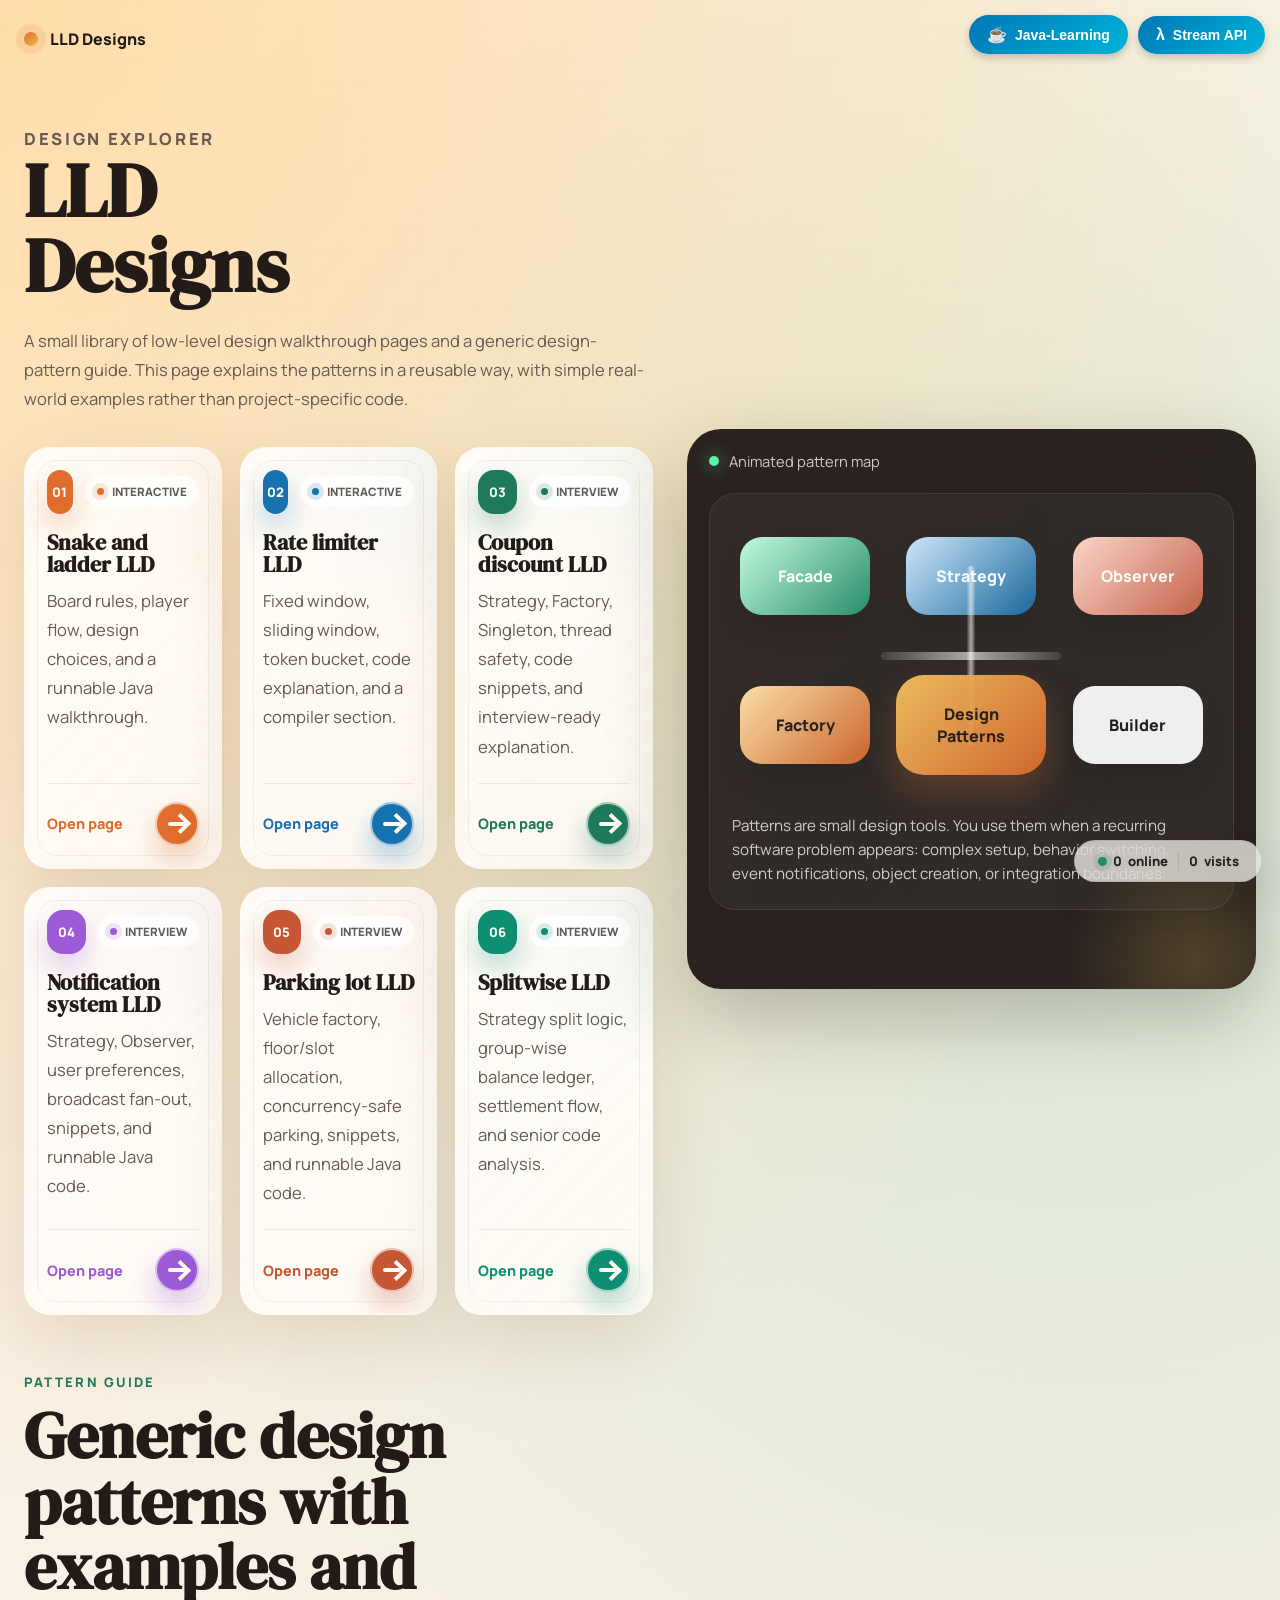
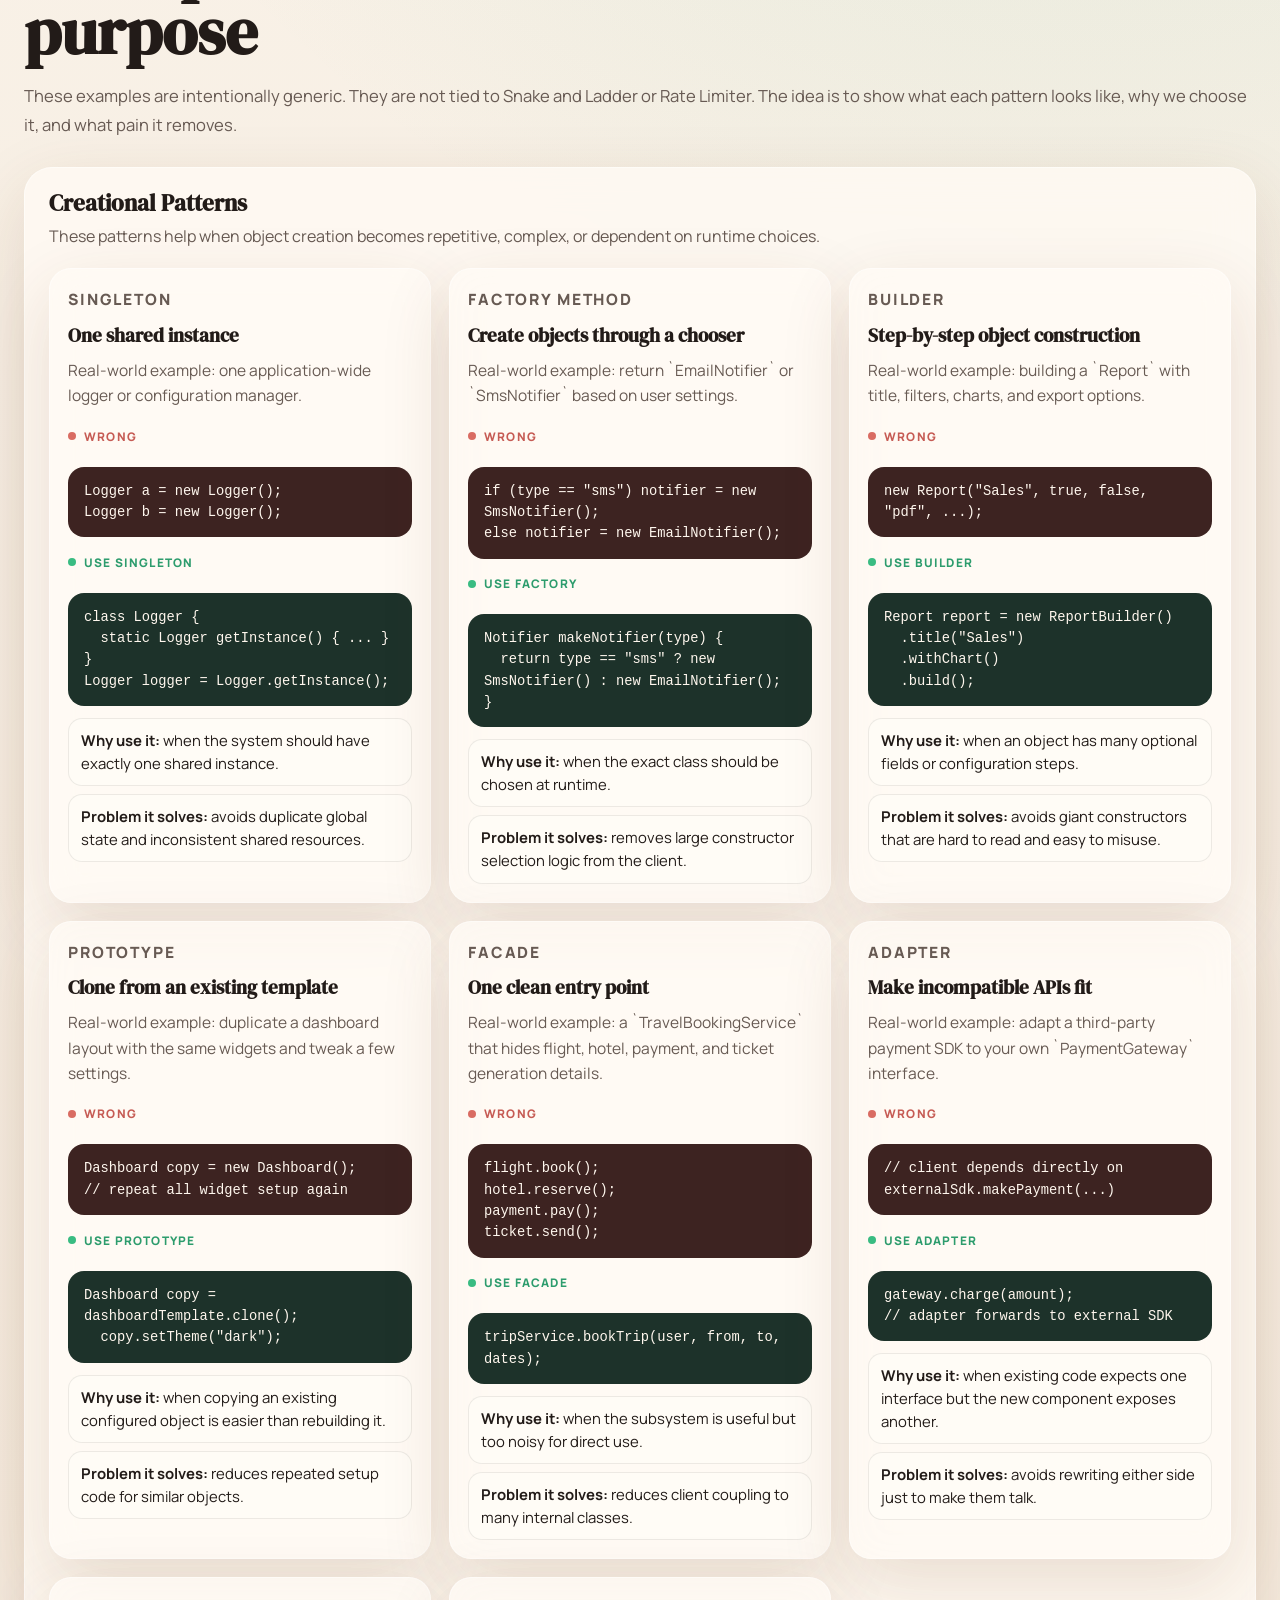
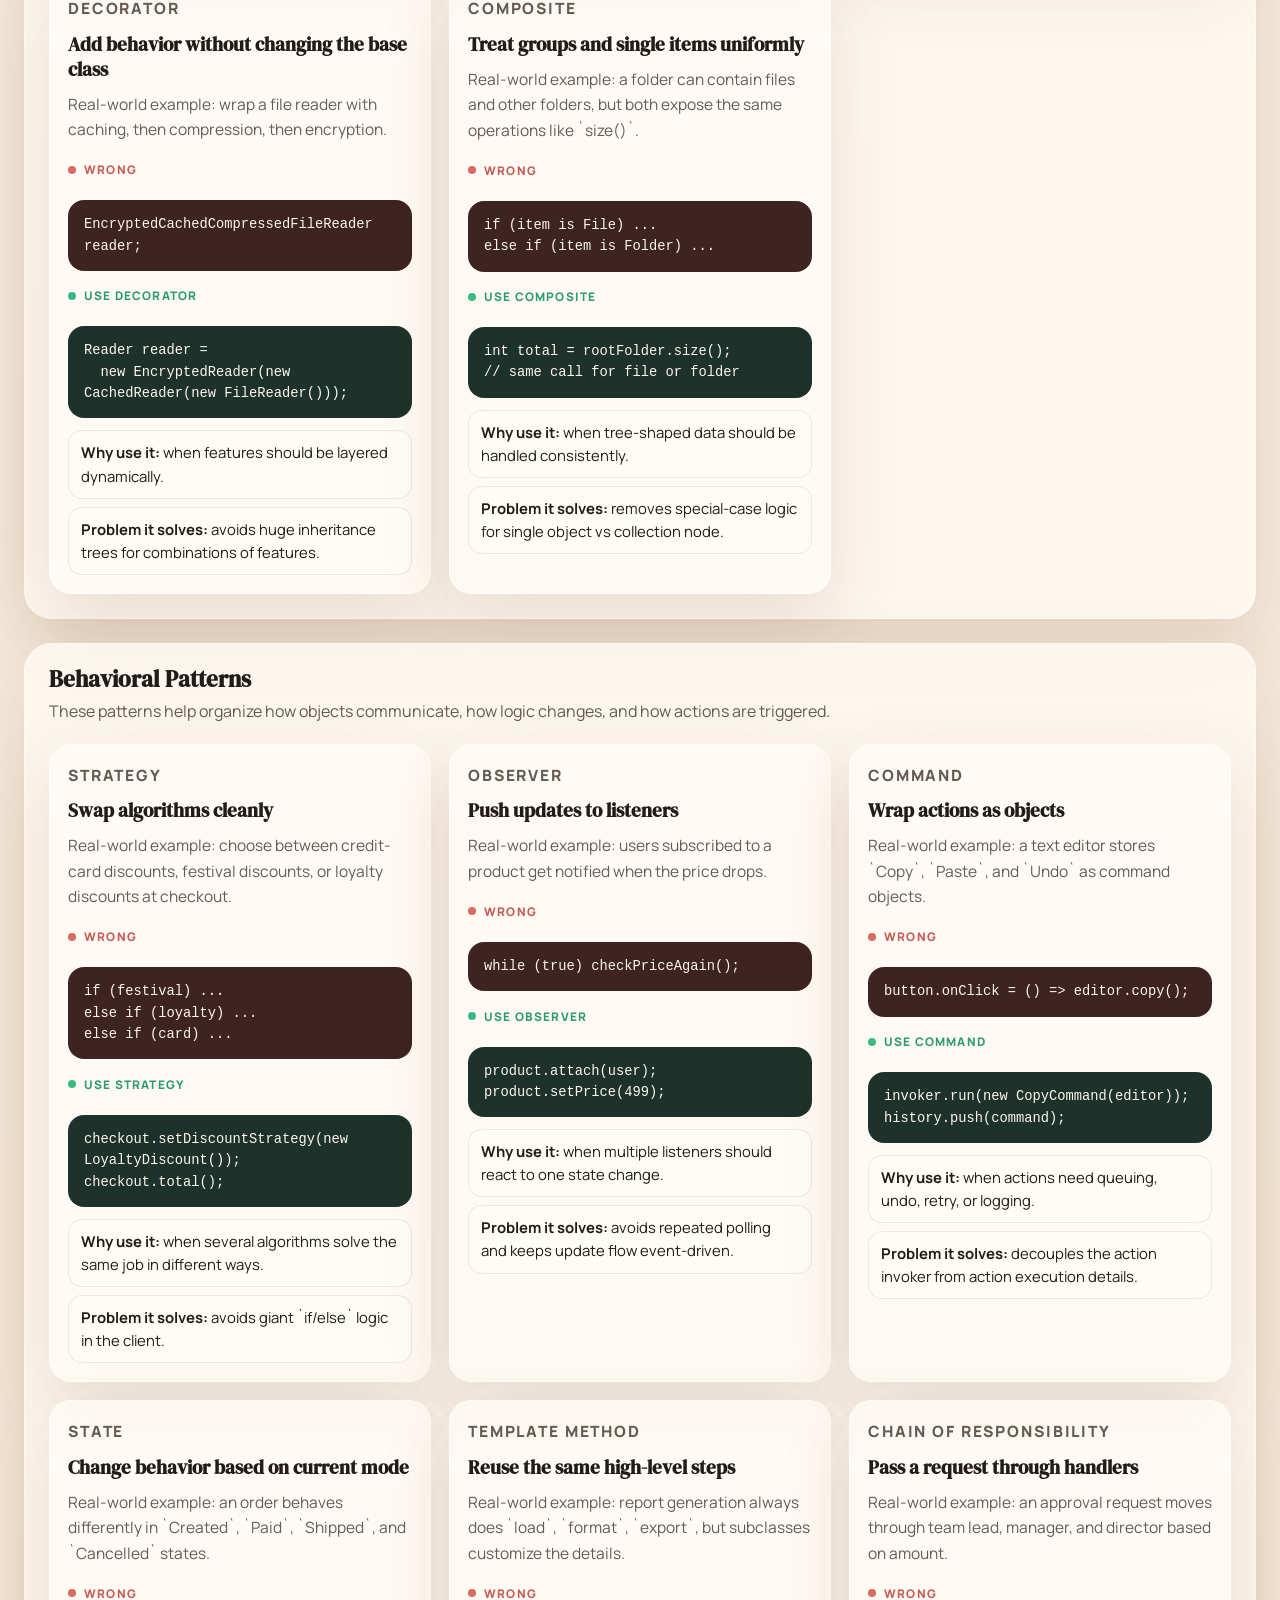
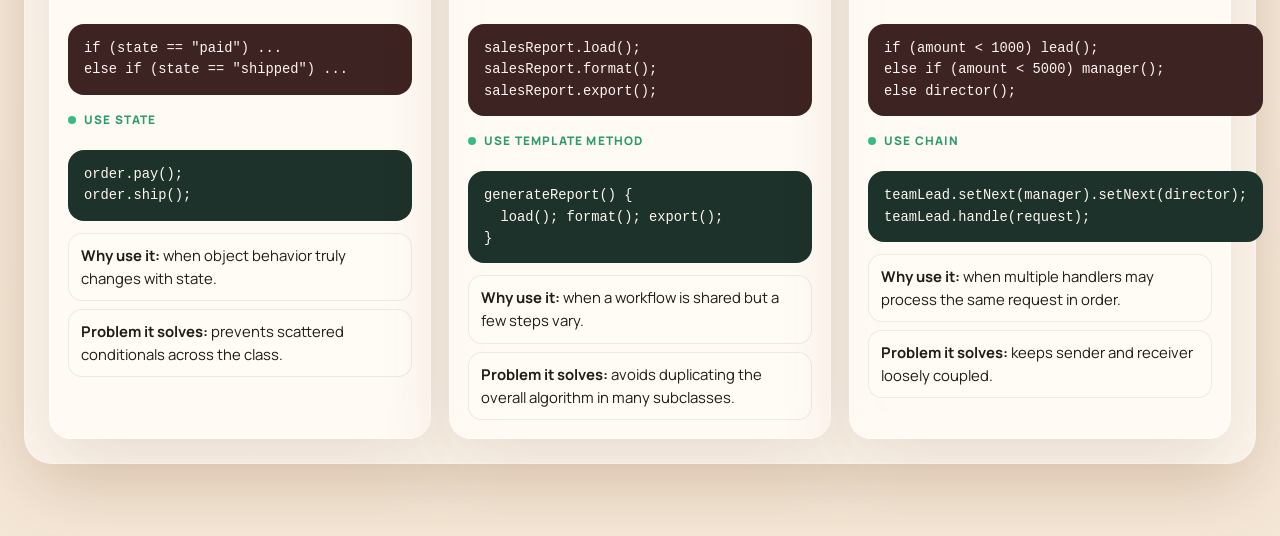
<file: index.html>
<!DOCTYPE html>
<html lang="en">
<head>
  <meta charset="UTF-8">
  <meta name="viewport" content="width=device-width, initial-scale=1.0">
  <title>LLD Designs</title>
  <link rel="preconnect" href="https://fonts.googleapis.com">
  <link rel="preconnect" href="https://fonts.gstatic.com" crossorigin>
  <link href="https://fonts.googleapis.com/css2?family=DM+Serif+Display:ital@0;1&family=Manrope:wght@400;500;600;700;800&display=swap" rel="stylesheet">
  <link rel="stylesheet" href="visitor-tracker.css">
  <style>
    :root {
      --ink: #221b18;
      --muted: #675a53;
      --accent: #df6d2d;
      --accent-2: #1f7a5c;
      --accent-3: #1773b0;
      --panel: rgba(255, 250, 244, 0.8);
      --panel-strong: rgba(255, 252, 247, 0.92);
      --line: rgba(34, 27, 24, 0.08);
      --shadow: 0 24px 70px rgba(109, 60, 23, 0.14);
    }

    * { box-sizing: border-box; }
    html { scroll-behavior: smooth; }

    body {
      margin: 0;
      font-family: "Manrope", sans-serif;
      color: var(--ink);
      background:
        radial-gradient(circle at top left, rgba(255, 205, 130, 0.65), transparent 28%),
        radial-gradient(circle at 85% 15%, rgba(63, 173, 122, 0.18), transparent 25%),
        linear-gradient(180deg, #fff9f2 0%, #f7efe4 36%, #f5e7d6 100%);
    }

    body::before {
      content: "";
      position: fixed;
      inset: 0;
      pointer-events: none;
      opacity: 0.35;
      background-image:
        linear-gradient(rgba(34, 27, 24, 0.02) 1px, transparent 1px),
        linear-gradient(90deg, rgba(34, 27, 24, 0.02) 1px, transparent 1px);
      background-size: 28px 28px;
    }

    .shell {
      width: min(1560px, calc(100% - 48px));
      margin: 0 auto;
      padding: 28px 0 72px;
      position: relative;
      z-index: 1;
    }

    .topbar {
      display: flex;
      justify-content: space-between;
      align-items: center;
      margin-bottom: 52px;
    }

    .brand {
      display: inline-flex;
      align-items: center;
      gap: 12px;
      font-weight: 800;
    }

    .brand-mark {
      width: 14px;
      height: 14px;
      border-radius: 50%;
      background: linear-gradient(135deg, var(--accent), #f2b84b);
      box-shadow: 0 0 0 8px rgba(223, 109, 45, 0.12);
    }

    .hero {
      min-height: calc(100vh - 92px);
      display: grid;
      grid-template-columns: minmax(0, 1.05fr) minmax(520px, 0.95fr);
      gap: 34px;
      align-items: center;
    }

    .eyebrow {
      margin: 0 0 12px;
      text-transform: uppercase;
      letter-spacing: 0.16em;
      font-size: 0.82rem;
      color: var(--accent-2);
      font-weight: 800;
    }

    h1, h2, h3 {
      margin: 0;
      font-family: "DM Serif Display", serif;
      line-height: 0.98;
      letter-spacing: 0;
    }

    h1 {
      font-size: clamp(3rem, 6vw, 5.4rem);
      max-width: 8ch;
    }

    .hero-copy p,
    .section-lead,
    .pattern-card p {
      color: var(--muted);
      line-height: 1.75;
      font-size: 1.04rem;
    }

    .hero-copy p {
      max-width: 62ch;
      margin: 22px 0 0;
    }

    .hero-grid {
      display: grid;
      grid-template-columns: repeat(3, minmax(0, 1fr));
      gap: 18px;
      margin-top: 34px;
    }

    .card,
    .pattern-card,
    .category-panel {
      background: var(--panel);
      backdrop-filter: blur(18px);
      border: 1px solid rgba(255, 255, 255, 0.44);
      box-shadow: var(--shadow);
    }

    .card {
      position: relative;
      display: flex;
      flex-direction: column;
      text-decoration: none;
      color: inherit;
      padding: 22px;
      border-radius: 26px;
      min-height: 292px;
      isolation: isolate;
      overflow: hidden;
      cursor: pointer;
      --card-accent: var(--accent);
      --card-soft: rgba(223, 109, 45, 0.16);
      transition: transform 180ms ease, box-shadow 180ms ease, border-color 180ms ease, background 180ms ease;
    }

    .card:nth-child(2) { --card-accent: var(--accent-3); --card-soft: rgba(23, 115, 176, 0.16); }
    .card:nth-child(3) { --card-accent: #1f7a5c; --card-soft: rgba(31, 122, 92, 0.16); }
    .card:nth-child(4) { --card-accent: #9b5ad6; --card-soft: rgba(155, 90, 214, 0.15); }
    .card:nth-child(5) { --card-accent: #c75734; --card-soft: rgba(199, 87, 52, 0.16); }
    .card:nth-child(6) { --card-accent: #0f8f72; --card-soft: rgba(15, 143, 114, 0.16); }

    .card::before {
      content: "";
      position: absolute;
      inset: 0;
      z-index: -1;
      background:
        linear-gradient(135deg, rgba(255, 255, 255, 0.78), rgba(255, 255, 255, 0.34)),
        radial-gradient(circle at 100% 0%, var(--card-soft), transparent 38%);
      opacity: 0.76;
      transition: opacity 180ms ease;
    }

    .card::after {
      content: "";
      position: absolute;
      inset: 12px;
      border-radius: 20px;
      border: 1px solid rgba(34, 27, 24, 0.08);
      pointer-events: none;
      opacity: 0.72;
      transition: opacity 180ms ease;
    }

    .card:hover,
    .card:focus-visible {
      transform: translateY(-7px) scale(1.01);
      border-color: color-mix(in srgb, var(--card-accent) 34%, white);
      background: var(--panel-strong);
      box-shadow: 0 38px 88px rgba(109, 60, 23, 0.24);
      outline: none;
    }

    .card:hover::before,
    .card:hover::after,
    .card:focus-visible::before,
    .card:focus-visible::after {
      opacity: 1;
    }

    .card-top {
      display: flex;
      align-items: center;
      justify-content: space-between;
      gap: 12px;
      margin-bottom: 18px;
    }

    .card-badge {
      display: grid;
      place-items: center;
      width: 44px;
      height: 44px;
      border-radius: 16px;
      background: var(--card-accent);
      color: #fffaf3;
      font-size: 0.82rem;
      font-weight: 900;
      box-shadow: 0 14px 28px color-mix(in srgb, var(--card-accent) 30%, transparent);
    }

    .card-kicker {
      display: inline-flex;
      align-items: center;
      gap: 8px;
      padding: 8px 12px;
      border-radius: 999px;
      background: rgba(255, 255, 255, 0.72);
      color: rgba(34, 27, 24, 0.72);
      font-size: 0.72rem;
      font-weight: 900;
      text-transform: uppercase;
    }

    .card-kicker::before {
      content: "";
      width: 7px;
      height: 7px;
      border-radius: 999px;
      background: var(--card-accent);
      box-shadow: 0 0 0 5px var(--card-soft);
    }

    .card h2 {
      font-size: 1.35rem;
      line-height: 1.02;
      margin-bottom: 10px;
    }

    .card p {
      margin: 0;
      flex: 1;
    }

    .card-action {
      display: inline-flex;
      align-items: center;
      justify-content: space-between;
      gap: 12px;
      width: 100%;
      margin-top: 22px;
      padding-top: 18px;
      border-top: 1px solid rgba(34, 27, 24, 0.08);
      font-size: 0.9rem;
      font-weight: 900;
      color: var(--card-accent);
    }

    .card-arrow {
      position: relative;
      display: grid;
      place-items: center;
      width: 44px;
      height: 44px;
      border-radius: 999px;
      background: var(--card-accent);
      color: #fffaf3;
      font-size: 0;
      border: 2px solid rgba(255, 255, 255, 0.62);
      box-shadow: 0 14px 26px color-mix(in srgb, var(--card-accent) 32%, transparent);
      transition: transform 180ms ease, background 180ms ease, box-shadow 180ms ease;
    }

    .card-arrow::before,
    .card-arrow::after {
      content: "";
      display: block;
      position: absolute;
      background: currentColor;
    }

    .card-arrow::before {
      width: 18px;
      height: 4px;
      border-radius: 999px;
    }

    .card-arrow::after {
      width: 11px;
      height: 11px;
      border-top: 4px solid currentColor;
      border-right: 4px solid currentColor;
      background: transparent;
      transform: translateX(4px) rotate(45deg);
    }

    .card:hover .card-arrow,
    .card:focus-visible .card-arrow {
      transform: translateX(4px) scale(1.06);
      background: #221b18;
      box-shadow: 0 16px 30px rgba(34, 27, 24, 0.22);
    }

    .card-tag {
      display: inline-flex;
      padding: 8px 12px;
      border-radius: 999px;
      font-size: 0.78rem;
      font-weight: 800;
      margin-bottom: 16px;
      background: rgba(255, 255, 255, 0.68);
    }

    .preview {
      position: relative;
      min-height: 560px;
      border-radius: 34px;
      background: rgba(34, 27, 24, 0.96);
      overflow: hidden;
      box-shadow: 0 28px 80px rgba(34, 27, 24, 0.26);
      padding: 22px;
      color: #fffaf3;
    }

    .preview::before {
      content: "";
      position: absolute;
      inset: auto -12% -18% auto;
      width: 260px;
      height: 260px;
      border-radius: 50%;
      background: radial-gradient(circle, rgba(242, 184, 75, 0.2), transparent 70%);
    }

    .preview-head {
      position: relative;
      z-index: 1;
      display: flex;
      align-items: center;
      margin-bottom: 22px;
    }

    .preview-status {
      display: inline-flex;
      align-items: center;
      gap: 10px;
      color: rgba(255, 250, 243, 0.78);
      font-size: 0.92rem;
    }

    .dot {
      width: 10px;
      height: 10px;
      border-radius: 50%;
      background: #5df2a5;
      box-shadow: 0 0 18px rgba(93, 242, 165, 0.7);
    }

    .pattern-network {
      position: relative;
      z-index: 1;
      border-radius: 26px;
      background: rgba(255, 255, 255, 0.04);
      border: 1px solid rgba(255, 255, 255, 0.08);
      padding: 22px;
      display: grid;
      gap: 18px;
    }

    .network-grid {
      position: relative;
      min-height: 280px;
      display: grid;
      grid-template-columns: repeat(3, 1fr);
      gap: 18px;
      align-items: center;
      justify-items: center;
    }

    .network-node {
      width: 130px;
      min-height: 78px;
      border-radius: 22px;
      display: grid;
      place-items: center;
      text-align: center;
      padding: 10px;
      font-weight: 800;
      box-shadow: 0 16px 28px rgba(0, 0, 0, 0.12);
      animation: bob 3.2s ease-in-out infinite;
    }

    .network-node:nth-child(2) { animation-delay: 0.3s; }
    .network-node:nth-child(3) { animation-delay: 0.6s; }
    .network-node:nth-child(4) { animation-delay: 0.9s; }
    .network-node:nth-child(5) { animation-delay: 1.2s; }
    .network-node:nth-child(6) { animation-delay: 1.5s; }

    .network-node.green {
      background: linear-gradient(135deg, rgba(197, 255, 225, 0.98), rgba(38, 162, 121, 0.82));
      color: #f5fff9;
    }

    .network-node.blue {
      background: linear-gradient(135deg, rgba(208, 235, 255, 0.98), rgba(23, 115, 176, 0.84));
      color: #f6fbff;
    }

    .network-node.red {
      background: linear-gradient(135deg, rgba(255, 216, 205, 0.98), rgba(222, 110, 81, 0.84));
      color: #fff8f4;
    }

    .network-node.orange {
      background: linear-gradient(135deg, rgba(255, 226, 170, 0.98), rgba(223, 109, 45, 0.88));
      color: #2a211d;
    }

    .network-node.white {
      background: rgba(255, 255, 255, 0.92);
      color: #251e1a;
    }

    .network-center {
      width: 150px;
      min-height: 100px;
      border-radius: 28px;
      display: grid;
      place-items: center;
      text-align: center;
      padding: 10px;
      font-weight: 800;
      background: linear-gradient(135deg, rgba(243, 192, 96, 0.96), rgba(223, 109, 45, 0.9));
      color: #2a211d;
      box-shadow: 0 18px 32px rgba(223, 109, 45, 0.25);
      animation: pulseCore 3.2s ease-in-out infinite;
      grid-column: 2;
      grid-row: 2;
      z-index: 2;
    }

    .network-line {
      position: absolute;
      background: linear-gradient(90deg, rgba(255,255,255,0.1), rgba(255,255,255,0.6), rgba(255,255,255,0.1));
      border-radius: 999px;
      animation: glowLine 2.8s ease-in-out infinite;
    }

    .line-h {
      height: 8px;
      width: 180px;
      left: 50%;
      margin-left: -90px;
      top: 50%;
      margin-top: -4px;
    }

    .line-v {
      width: 8px;
      height: 180px;
      left: 50%;
      margin-left: -4px;
      top: 50%;
      margin-top: -90px;
    }

    .network-caption {
      color: rgba(255, 250, 243, 0.78);
      font-size: 0.95rem;
      line-height: 1.6;
    }

    .section {
      padding-top: 58px;
    }

    .section-title {
      font-size: clamp(2.2rem, 5vw, 4rem);
      max-width: 16ch;
      line-height: 1.02;
      margin-bottom: 10px;
    }

    .catalog {
      display: grid;
      gap: 24px;
      margin-top: 28px;
    }

    .category-panel {
      border-radius: 28px;
      padding: 24px;
    }

    .category-head {
      margin-bottom: 18px;
    }

    .category-head h3 {
      font-size: 1.45rem;
      margin-bottom: 8px;
    }

    .category-head p {
      margin: 0;
      color: var(--muted);
      line-height: 1.7;
    }

    .pattern-grid {
      display: grid;
      grid-template-columns: repeat(3, minmax(0, 1fr));
      gap: 18px;
    }

    .pattern-card {
      border-radius: 22px;
      padding: 18px;
    }

    .pattern-label {
      margin: 0 0 8px;
      font-size: 0.78rem;
      font-weight: 800;
      letter-spacing: 0.12em;
      text-transform: uppercase;
      color: var(--accent-2);
    }

    .pattern-card h4 {
      margin: 0 0 10px;
      font-size: 1.16rem;
      font-family: "DM Serif Display", serif;
    }

    .pattern-card p {
      margin: 0 0 10px;
      color: var(--muted);
      line-height: 1.65;
      font-size: 0.97rem;
    }

    .pattern-code {
      margin-top: 14px;
      padding: 14px 16px;
      border-radius: 16px;
      background: rgba(34, 27, 24, 0.96);
      color: #fff7ee;
      font-family: "Courier New", monospace;
      font-size: 0.86rem;
      line-height: 1.55;
      position: relative;
      overflow: hidden;
    }

    .pattern-code::before {
      content: "";
      position: absolute;
      inset: 0;
      background: linear-gradient(120deg, transparent 0%, rgba(255,255,255,0.08) 40%, transparent 80%);
      transform: translateX(-100%);
      animation: codeSweep 3.8s ease-in-out infinite;
      pointer-events: none;
    }

    .pattern-code code {
      position: relative;
      z-index: 1;
      white-space: pre-wrap;
      display: block;
    }

    .compare-stack {
      display: grid;
      gap: 12px;
      margin-top: 14px;
    }

    .compare-label {
      display: inline-flex;
      align-items: center;
      gap: 8px;
      margin-bottom: 8px;
      font-size: 0.74rem;
      font-weight: 800;
      letter-spacing: 0.1em;
      text-transform: uppercase;
    }

    .compare-label.bad {
      color: #c65b54;
    }

    .compare-label.good {
      color: #2d9c6d;
    }

    .compare-dot {
      width: 8px;
      height: 8px;
      border-radius: 50%;
    }

    .compare-label.bad .compare-dot {
      background: #d96c62;
    }

    .compare-label.good .compare-dot {
      background: #39bc82;
    }

    .pattern-code.bad {
      background: rgba(58, 31, 29, 0.98);
    }

    .pattern-code.good {
      background: rgba(25, 46, 38, 0.98);
    }

    .pattern-code.bad::before {
      background: linear-gradient(120deg, transparent 0%, rgba(255,130,120,0.08) 40%, transparent 80%);
    }

    .pattern-code.good::before {
      background: linear-gradient(120deg, transparent 0%, rgba(120,255,190,0.08) 40%, transparent 80%);
    }

    .mini-meta {
      display: grid;
      gap: 8px;
      margin-top: 12px;
    }

    .mini-meta div {
      padding: 10px 12px;
      border-radius: 14px;
      background: var(--panel-strong);
      border: 1px solid var(--line);
      font-size: 0.93rem;
      line-height: 1.55;
    }

    .mini-meta strong {
      color: var(--ink);
    }

    .reveal {
      opacity: 0;
      transform: translateY(24px);
      transition: opacity 700ms ease, transform 700ms ease;
    }

    .reveal.visible {
      opacity: 1;
      transform: translateY(0);
    }

    @keyframes pulseCore {
      0%, 100% { transform: scale(1); }
      50% { transform: scale(1.05); }
    }

    @keyframes glowLine {
      0%, 100% { opacity: 0.28; }
      50% { opacity: 0.9; }
    }

    @keyframes bob {
      0%, 100% { transform: translateY(0); }
      50% { transform: translateY(-6px); }
    }

    @keyframes codeSweep {
      0% { transform: translateX(-110%); }
      100% { transform: translateX(110%); }
    }

    @media (max-width: 980px) {
      .hero,
      .pattern-grid {
        grid-template-columns: 1fr;
      }

      .hero { min-height: auto; }

      .preview {
        min-height: auto;
        padding: 18px;
        border-radius: 28px;
      }

      .pattern-network {
        padding: 16px;
        border-radius: 22px;
      }

      .network-grid {
        grid-template-columns: repeat(2, minmax(0, 1fr));
        gap: 12px;
        min-height: auto;
        align-items: stretch;
      }

      .network-node,
      .network-center {
        width: 100%;
        min-height: 66px;
        border-radius: 18px;
        animation: none;
      }

      .network-center {
        order: -1;
        grid-column: 1 / -1;
        grid-row: auto;
        min-height: 74px;
      }

      .network-line { display: none; }
    }

    @media (max-width: 720px) {
      .shell { width: min(100% - 18px, 1560px); }
      .topbar { margin-bottom: 30px; }
      h1 { font-size: 2.7rem; }
      .preview {
        padding: 14px;
        border-radius: 24px;
      }
      .preview-head { margin-bottom: 14px; }
      .pattern-network {
        padding: 12px;
        gap: 12px;
      }
      .hero-grid,
      .pattern-grid {
        grid-template-columns: 1fr;
      }
      .network-node,
      .network-center {
        width: 100%;
        min-height: 58px;
        font-size: 0.92rem;
      }
      .network-grid {
        grid-template-columns: 1fr;
        gap: 10px;
      }
      .network-caption { font-size: 0.88rem; }
    }

.redirect-menu {
  position: fixed;
  top: 15px;
  right: 15px;
  z-index: 10;
  display: flex;
  align-items: center;
  gap: 10px;
  opacity: 0;
  transform: translateX(100px);
  animation: slideIn 0.8s ease-out forwards;
  animation-delay: 0.5s;
}

.redirect-tab {
  background: linear-gradient(135deg, #0077b6, #00b4d8);
  color: white;
  padding: 10px 18px;
  border-radius: 25px;
  font-family: 'Segoe UI', sans-serif;
  font-size: 14px;
  font-weight: bold;
  text-decoration: none;
  box-shadow: 0 4px 8px rgba(0,0,0,0.2);
  transition: all 0.3s ease;
  display: flex;
  align-items: center;
  gap: 8px;
}

.redirect-tab:hover {
  background: linear-gradient(135deg, #00b4d8, #0077b6);
  transform: scale(1.05);
  box-shadow: 0 6px 12px rgba(0,0,0,0.3);
}

.redirect-tab .icon {
  font-size: 16px;
}

/* Slide-in animation */
@keyframes slideIn {
  from {
    opacity: 0;
    transform: translateX(100px);
  }
  to {
    opacity: 1;
    transform: translateX(0);
  }
}

  </style>
</head>
<body>
  <div class="shell">
    <nav class="topbar">
      <div class="brand">
        <span class="brand-mark"></span>
        <span>LLD Designs</span>
		<span></span>
      </div>
    </nav>
     <nav class="redirect-menu" aria-label="Learning resources">
        <a href="https://samundar9525.github.io/Java-Learning/" target="_blank" rel="noreferrer" class="redirect-tab">
          <span class="icon">☕</span> Java-Learning
        </a>
        <a href="https://samundar9525.github.io/Stream-API-Revision/" target="_blank" rel="noreferrer" class="redirect-tab">
          <span class="icon">λ</span> Stream API
        </a>
    </nav>
	

    <main class="hero">
      <section class="hero-copy">
        <p class="eyebrow">Design Explorer</p>
        <h1>LLD Designs</h1>
        <p>
          A small library of low-level design walkthrough pages and a generic design-pattern guide.
          This page explains the patterns in a reusable way, with simple real-world examples rather than project-specific code.
        </p>

        <div class="hero-grid">
          <a class="card" href="./snake-logic-page/index.html">
            <span class="card-top">
              <span class="card-badge">01</span>
              <span class="card-kicker">Interactive</span>
            </span>
            <h2>Snake and ladder LLD</h2>
            <p>Board rules, player flow, design choices, and a runnable Java walkthrough.</p>
            <span class="card-action">Open page <span class="card-arrow" aria-hidden="true">&rarr;</span></span>
          </a>

          <a class="card" href="./rate-limiter-page/index.html">
            <span class="card-top">
              <span class="card-badge">02</span>
              <span class="card-kicker">Interactive</span>
            </span>
            <h2>Rate limiter LLD</h2>
            <p>Fixed window, sliding window, token bucket, code explanation, and a compiler section.</p>
            <span class="card-action">Open page <span class="card-arrow" aria-hidden="true">&rarr;</span></span>
          </a>

          <a class="card" href="./coupon-discount-page/index.html">
            <span class="card-top">
              <span class="card-badge">03</span>
              <span class="card-kicker">Interview</span>
            </span>
            <h2>Coupon discount LLD</h2>
            <p>Strategy, Factory, Singleton, thread safety, code snippets, and interview-ready explanation.</p>
            <span class="card-action">Open page <span class="card-arrow" aria-hidden="true">&rarr;</span></span>
          </a>

          <a class="card" href="./notification-system-page/index.html">
            <span class="card-top">
              <span class="card-badge">04</span>
              <span class="card-kicker">Interview</span>
            </span>
            <h2>Notification system LLD</h2>
            <p>Strategy, Observer, user preferences, broadcast fan-out, snippets, and runnable Java code.</p>
            <span class="card-action">Open page <span class="card-arrow" aria-hidden="true">&rarr;</span></span>
          </a>

          <a class="card" href="./parking-lot-page/index.html">
            <span class="card-top">
              <span class="card-badge">05</span>
              <span class="card-kicker">Interview</span>
            </span>
            <h2>Parking lot LLD</h2>
            <p>Vehicle factory, floor/slot allocation, concurrency-safe parking, snippets, and runnable Java code.</p>
            <span class="card-action">Open page <span class="card-arrow" aria-hidden="true">&rarr;</span></span>
          </a>

          <a class="card" href="./splitwise-page/index.html">
            <span class="card-top">
              <span class="card-badge">06</span>
              <span class="card-kicker">Interview</span>
            </span>
            <h2>Splitwise LLD</h2>
            <p>Strategy split logic, group-wise balance ledger, settlement flow, and senior code analysis.</p>
            <span class="card-action">Open page <span class="card-arrow" aria-hidden="true">&rarr;</span></span>
          </a>
        </div>
      </section>

      <aside class="preview">
        <div class="preview-head">
          <div class="preview-status">
            <span class="dot"></span>
            <span>Animated pattern map</span>
          </div>
        </div>

        <div class="pattern-network">
          <div class="network-grid">
            <div class="network-line line-h"></div>
            <div class="network-line line-v"></div>

            <div class="network-node green">Facade</div>
            <div class="network-center">Design<br>Patterns</div>
            <div class="network-node blue">Strategy</div>
            <div class="network-node red">Observer</div>
            <div class="network-node orange">Factory</div>
            <div class="network-node white">Builder</div>
          </div>

          <div class="network-caption">
            Patterns are small design tools. You use them when a recurring software problem appears:
            complex setup, behavior switching, event notifications, object creation, or integration boundaries.
          </div>
        </div>
      </aside>
    </main>

    <section class="section">
      <p class="eyebrow">Pattern Guide</p>
      <h2 class="section-title">Generic design patterns with examples and purpose</h2>
      <p class="section-lead">
        These examples are intentionally generic. They are not tied to Snake and Ladder or Rate Limiter.
        The idea is to show what each pattern looks like, why we choose it, and what pain it removes.
      </p>

      <div class="catalog">
        <article class="category-panel reveal">
          <div class="category-head">
            <h3>Creational Patterns</h3>
            <p>These patterns help when object creation becomes repetitive, complex, or dependent on runtime choices.</p>
          </div>
          <div class="pattern-grid">
            <div class="pattern-card">
              <p class="pattern-label">Singleton</p>
              <h4>One shared instance</h4>
              <p>Real-world example: one application-wide logger or configuration manager.</p>
              <div class="compare-stack">
                <div>
                  <div class="compare-label bad"><span class="compare-dot"></span>Wrong</div>
                  <div class="pattern-code bad"><code>Logger a = new Logger();
Logger b = new Logger();</code></div>
                </div>
                <div>
                  <div class="compare-label good"><span class="compare-dot"></span>Use Singleton</div>
                  <div class="pattern-code good"><code>class Logger {
  static Logger getInstance() { ... }
}
Logger logger = Logger.getInstance();</code></div>
                </div>
              </div>
              <div class="mini-meta">
                <div><strong>Why use it:</strong> when the system should have exactly one shared instance.</div>
                <div><strong>Problem it solves:</strong> avoids duplicate global state and inconsistent shared resources.</div>
              </div>
            </div>

            <div class="pattern-card">
              <p class="pattern-label">Factory Method</p>
              <h4>Create objects through a chooser</h4>
              <p>Real-world example: return `EmailNotifier` or `SmsNotifier` based on user settings.</p>
              <div class="compare-stack">
                <div>
                  <div class="compare-label bad"><span class="compare-dot"></span>Wrong</div>
                  <div class="pattern-code bad"><code>if (type == "sms") notifier = new SmsNotifier();
else notifier = new EmailNotifier();</code></div>
                </div>
                <div>
                  <div class="compare-label good"><span class="compare-dot"></span>Use Factory</div>
                  <div class="pattern-code good"><code>Notifier makeNotifier(type) {
  return type == "sms" ? new SmsNotifier() : new EmailNotifier();
}</code></div>
                </div>
              </div>
              <div class="mini-meta">
                <div><strong>Why use it:</strong> when the exact class should be chosen at runtime.</div>
                <div><strong>Problem it solves:</strong> removes large constructor selection logic from the client.</div>
              </div>
            </div>

            <div class="pattern-card">
              <p class="pattern-label">Builder</p>
              <h4>Step-by-step object construction</h4>
              <p>Real-world example: building a `Report` with title, filters, charts, and export options.</p>
              <div class="compare-stack">
                <div>
                  <div class="compare-label bad"><span class="compare-dot"></span>Wrong</div>
                  <div class="pattern-code bad"><code>new Report("Sales", true, false, "pdf", ...);</code></div>
                </div>
                <div>
                  <div class="compare-label good"><span class="compare-dot"></span>Use Builder</div>
                  <div class="pattern-code good"><code>Report report = new ReportBuilder()
  .title("Sales")
  .withChart()
  .build();</code></div>
                </div>
              </div>
              <div class="mini-meta">
                <div><strong>Why use it:</strong> when an object has many optional fields or configuration steps.</div>
                <div><strong>Problem it solves:</strong> avoids giant constructors that are hard to read and easy to misuse.</div>
              </div>
            </div>

            <div class="pattern-card">
              <p class="pattern-label">Prototype</p>
              <h4>Clone from an existing template</h4>
              <p>Real-world example: duplicate a dashboard layout with the same widgets and tweak a few settings.</p>
              <div class="compare-stack">
                <div>
                  <div class="compare-label bad"><span class="compare-dot"></span>Wrong</div>
                  <div class="pattern-code bad"><code>Dashboard copy = new Dashboard();
// repeat all widget setup again</code></div>
                </div>
                <div>
                  <div class="compare-label good"><span class="compare-dot"></span>Use Prototype</div>
                  <div class="pattern-code good"><code>Dashboard copy = dashboardTemplate.clone();
  copy.setTheme("dark");</code></div>
                </div>
              </div>
              <div class="mini-meta">
                <div><strong>Why use it:</strong> when copying an existing configured object is easier than rebuilding it.</div>
                <div><strong>Problem it solves:</strong> reduces repeated setup code for similar objects.</div>
              </div>
            </div>

            <div class="pattern-card">
              <p class="pattern-label">Facade</p>
              <h4>One clean entry point</h4>
              <p>Real-world example: a `TravelBookingService` that hides flight, hotel, payment, and ticket generation details.</p>
              <div class="compare-stack">
                <div>
                  <div class="compare-label bad"><span class="compare-dot"></span>Wrong</div>
                  <div class="pattern-code bad"><code>flight.book();
hotel.reserve();
payment.pay();
ticket.send();</code></div>
                </div>
                <div>
                  <div class="compare-label good"><span class="compare-dot"></span>Use Facade</div>
                  <div class="pattern-code good"><code>tripService.bookTrip(user, from, to, dates);</code></div>
                </div>
              </div>
              <div class="mini-meta">
                <div><strong>Why use it:</strong> when the subsystem is useful but too noisy for direct use.</div>
                <div><strong>Problem it solves:</strong> reduces client coupling to many internal classes.</div>
              </div>
            </div>

            <div class="pattern-card">
              <p class="pattern-label">Adapter</p>
              <h4>Make incompatible APIs fit</h4>
              <p>Real-world example: adapt a third-party payment SDK to your own `PaymentGateway` interface.</p>
              <div class="compare-stack">
                <div>
                  <div class="compare-label bad"><span class="compare-dot"></span>Wrong</div>
                  <div class="pattern-code bad"><code>// client depends directly on externalSdk.makePayment(...)</code></div>
                </div>
                <div>
                  <div class="compare-label good"><span class="compare-dot"></span>Use Adapter</div>
                  <div class="pattern-code good"><code>gateway.charge(amount);
// adapter forwards to external SDK</code></div>
                </div>
              </div>
              <div class="mini-meta">
                <div><strong>Why use it:</strong> when existing code expects one interface but the new component exposes another.</div>
                <div><strong>Problem it solves:</strong> avoids rewriting either side just to make them talk.</div>
              </div>
            </div>

            <div class="pattern-card">
              <p class="pattern-label">Decorator</p>
              <h4>Add behavior without changing the base class</h4>
              <p>Real-world example: wrap a file reader with caching, then compression, then encryption.</p>
              <div class="compare-stack">
                <div>
                  <div class="compare-label bad"><span class="compare-dot"></span>Wrong</div>
                  <div class="pattern-code bad"><code>EncryptedCachedCompressedFileReader reader;</code></div>
                </div>
                <div>
                  <div class="compare-label good"><span class="compare-dot"></span>Use Decorator</div>
                  <div class="pattern-code good"><code>Reader reader =
  new EncryptedReader(new CachedReader(new FileReader()));</code></div>
                </div>
              </div>
              <div class="mini-meta">
                <div><strong>Why use it:</strong> when features should be layered dynamically.</div>
                <div><strong>Problem it solves:</strong> avoids huge inheritance trees for combinations of features.</div>
              </div>
            </div>

            <div class="pattern-card">
              <p class="pattern-label">Composite</p>
              <h4>Treat groups and single items uniformly</h4>
              <p>Real-world example: a folder can contain files and other folders, but both expose the same operations like `size()`.</p>
              <div class="compare-stack">
                <div>
                  <div class="compare-label bad"><span class="compare-dot"></span>Wrong</div>
                  <div class="pattern-code bad"><code>if (item is File) ...
else if (item is Folder) ...</code></div>
                </div>
                <div>
                  <div class="compare-label good"><span class="compare-dot"></span>Use Composite</div>
                  <div class="pattern-code good"><code>int total = rootFolder.size();
// same call for file or folder</code></div>
                </div>
              </div>
              <div class="mini-meta">
                <div><strong>Why use it:</strong> when tree-shaped data should be handled consistently.</div>
                <div><strong>Problem it solves:</strong> removes special-case logic for single object vs collection node.</div>
              </div>
            </div>
          </div>
        </article>

        <article class="category-panel reveal">
          <div class="category-head">
            <h3>Behavioral Patterns</h3>
            <p>These patterns help organize how objects communicate, how logic changes, and how actions are triggered.</p>
          </div>
          <div class="pattern-grid">
            <div class="pattern-card">
              <p class="pattern-label">Strategy</p>
              <h4>Swap algorithms cleanly</h4>
              <p>Real-world example: choose between credit-card discounts, festival discounts, or loyalty discounts at checkout.</p>
              <div class="compare-stack">
                <div>
                  <div class="compare-label bad"><span class="compare-dot"></span>Wrong</div>
                  <div class="pattern-code bad"><code>if (festival) ...
else if (loyalty) ...
else if (card) ...</code></div>
                </div>
                <div>
                  <div class="compare-label good"><span class="compare-dot"></span>Use Strategy</div>
                  <div class="pattern-code good"><code>checkout.setDiscountStrategy(new LoyaltyDiscount());
checkout.total();</code></div>
                </div>
              </div>
              <div class="mini-meta">
                <div><strong>Why use it:</strong> when several algorithms solve the same job in different ways.</div>
                <div><strong>Problem it solves:</strong> avoids giant `if/else` logic in the client.</div>
              </div>
            </div>

            <div class="pattern-card">
              <p class="pattern-label">Observer</p>
              <h4>Push updates to listeners</h4>
              <p>Real-world example: users subscribed to a product get notified when the price drops.</p>
              <div class="compare-stack">
                <div>
                  <div class="compare-label bad"><span class="compare-dot"></span>Wrong</div>
                  <div class="pattern-code bad"><code>while (true) checkPriceAgain();</code></div>
                </div>
                <div>
                  <div class="compare-label good"><span class="compare-dot"></span>Use Observer</div>
                  <div class="pattern-code good"><code>product.attach(user);
product.setPrice(499);</code></div>
                </div>
              </div>
              <div class="mini-meta">
                <div><strong>Why use it:</strong> when multiple listeners should react to one state change.</div>
                <div><strong>Problem it solves:</strong> avoids repeated polling and keeps update flow event-driven.</div>
              </div>
            </div>

            <div class="pattern-card">
              <p class="pattern-label">Command</p>
              <h4>Wrap actions as objects</h4>
              <p>Real-world example: a text editor stores `Copy`, `Paste`, and `Undo` as command objects.</p>
              <div class="compare-stack">
                <div>
                  <div class="compare-label bad"><span class="compare-dot"></span>Wrong</div>
                  <div class="pattern-code bad"><code>button.onClick = () => editor.copy();</code></div>
                </div>
                <div>
                  <div class="compare-label good"><span class="compare-dot"></span>Use Command</div>
                  <div class="pattern-code good"><code>invoker.run(new CopyCommand(editor));
history.push(command);</code></div>
                </div>
              </div>
              <div class="mini-meta">
                <div><strong>Why use it:</strong> when actions need queuing, undo, retry, or logging.</div>
                <div><strong>Problem it solves:</strong> decouples the action invoker from action execution details.</div>
              </div>
            </div>

            <div class="pattern-card">
              <p class="pattern-label">State</p>
              <h4>Change behavior based on current mode</h4>
              <p>Real-world example: an order behaves differently in `Created`, `Paid`, `Shipped`, and `Cancelled` states.</p>
              <div class="compare-stack">
                <div>
                  <div class="compare-label bad"><span class="compare-dot"></span>Wrong</div>
                  <div class="pattern-code bad"><code>if (state == "paid") ...
else if (state == "shipped") ...</code></div>
                </div>
                <div>
                  <div class="compare-label good"><span class="compare-dot"></span>Use State</div>
                  <div class="pattern-code good"><code>order.pay();
order.ship();</code></div>
                </div>
              </div>
              <div class="mini-meta">
                <div><strong>Why use it:</strong> when object behavior truly changes with state.</div>
                <div><strong>Problem it solves:</strong> prevents scattered conditionals across the class.</div>
              </div>
            </div>

            <div class="pattern-card">
              <p class="pattern-label">Template Method</p>
              <h4>Reuse the same high-level steps</h4>
              <p>Real-world example: report generation always does `load`, `format`, `export`, but subclasses customize the details.</p>
              <div class="compare-stack">
                <div>
                  <div class="compare-label bad"><span class="compare-dot"></span>Wrong</div>
                  <div class="pattern-code bad"><code>salesReport.load();
salesReport.format();
salesReport.export();</code></div>
                </div>
                <div>
                  <div class="compare-label good"><span class="compare-dot"></span>Use Template Method</div>
                  <div class="pattern-code good"><code>generateReport() {
  load(); format(); export();
}</code></div>
                </div>
              </div>
              <div class="mini-meta">
                <div><strong>Why use it:</strong> when a workflow is shared but a few steps vary.</div>
                <div><strong>Problem it solves:</strong> avoids duplicating the overall algorithm in many subclasses.</div>
              </div>
            </div>

            <div class="pattern-card">
              <p class="pattern-label">Chain of Responsibility</p>
              <h4>Pass a request through handlers</h4>
              <p>Real-world example: an approval request moves through team lead, manager, and director based on amount.</p>
              <div class="compare-stack">
                <div>
                  <div class="compare-label bad"><span class="compare-dot"></span>Wrong</div>
                  <div class="pattern-code bad"><code>if (amount &lt; 1000) lead();
else if (amount &lt; 5000) manager();
else director();</code></div>
                </div>
                <div>
                  <div class="compare-label good"><span class="compare-dot"></span>Use Chain</div>
                  <div class="pattern-code good"><code>teamLead.setNext(manager).setNext(director);
teamLead.handle(request);</code></div>
                </div>
              </div>
              <div class="mini-meta">
                <div><strong>Why use it:</strong> when multiple handlers may process the same request in order.</div>
                <div><strong>Problem it solves:</strong> keeps sender and receiver loosely coupled.</div>
              </div>
            </div>
          </div>
        </article>
      </div>
    </section>
  </div>

  <script>
    const observer = new IntersectionObserver((entries) => {
      entries.forEach((entry) => {
        if (entry.isIntersecting) {
          entry.target.classList.add("visible");
        }
      });
    }, { threshold: 0.15 });

    document.querySelectorAll(".reveal").forEach((item) => observer.observe(item));
  </script>
  <script src="visitor-tracker.js"></script>
</body>
</html>
</file>
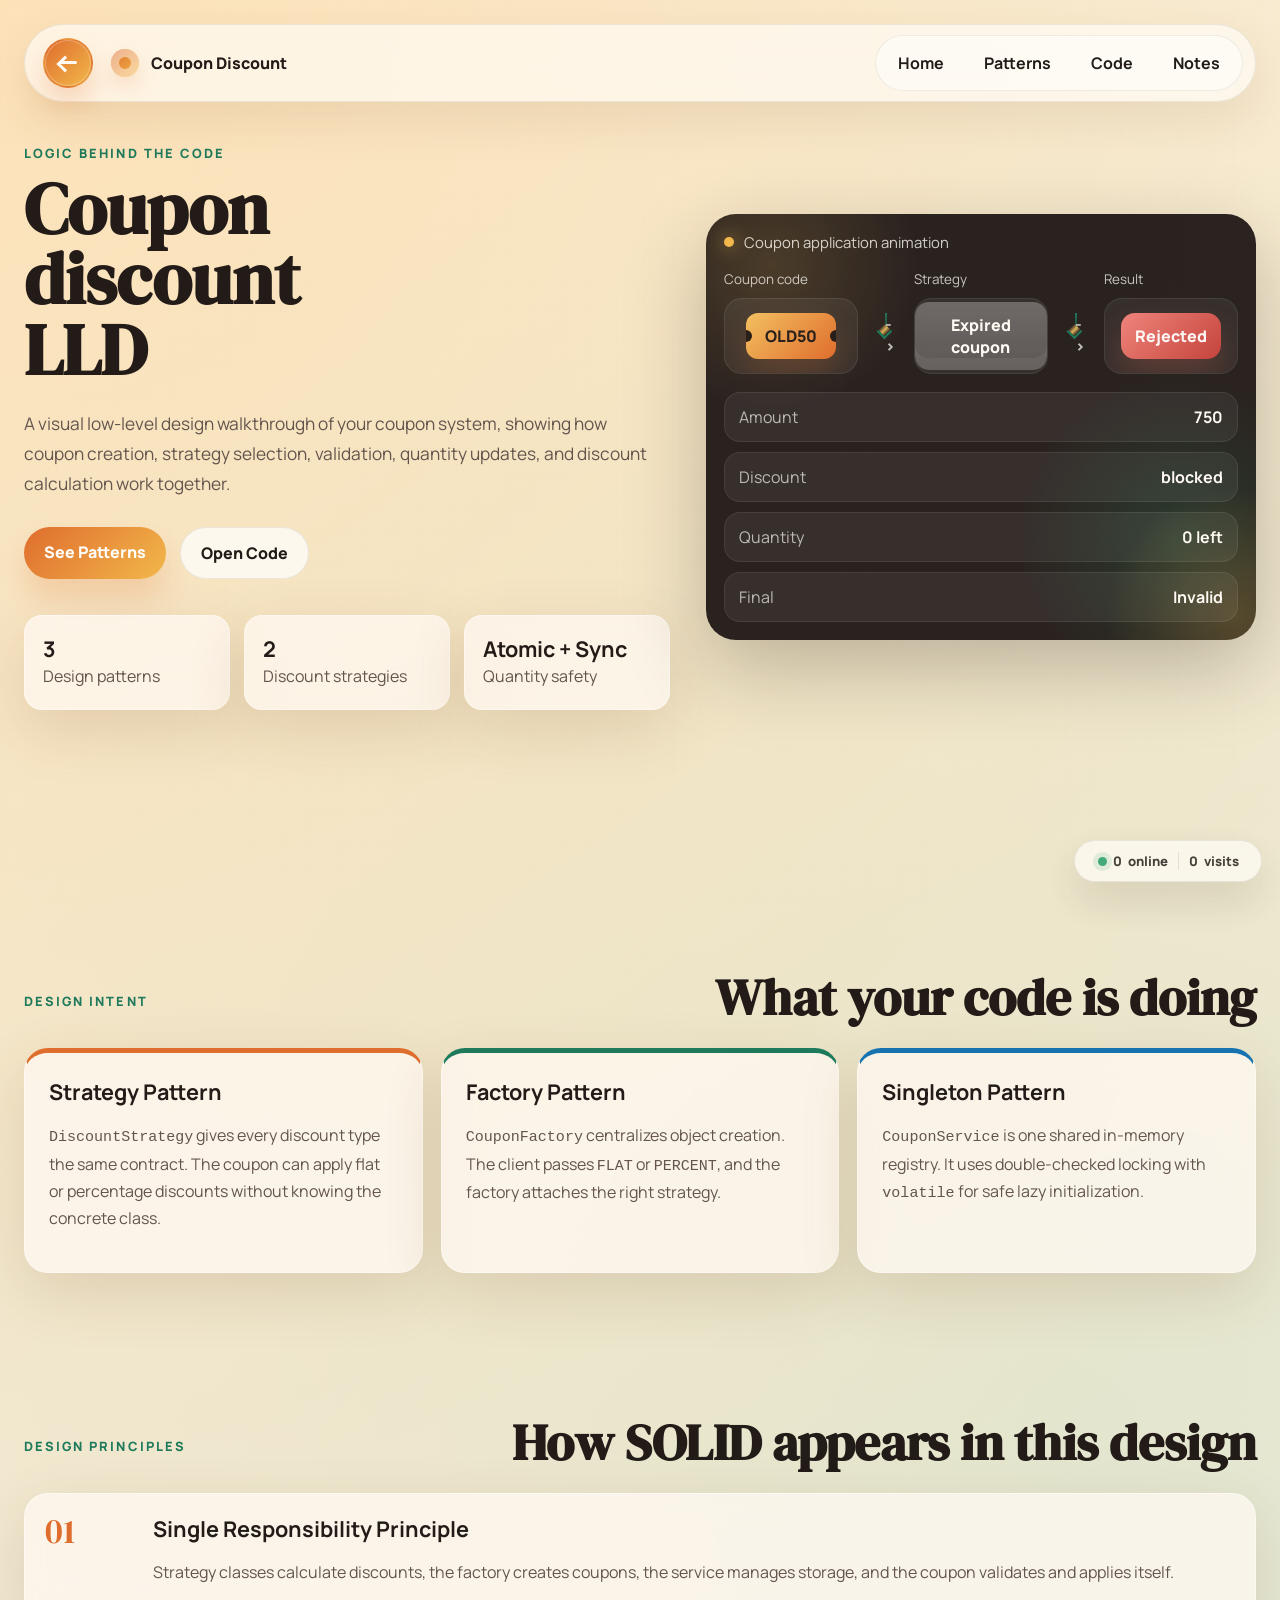
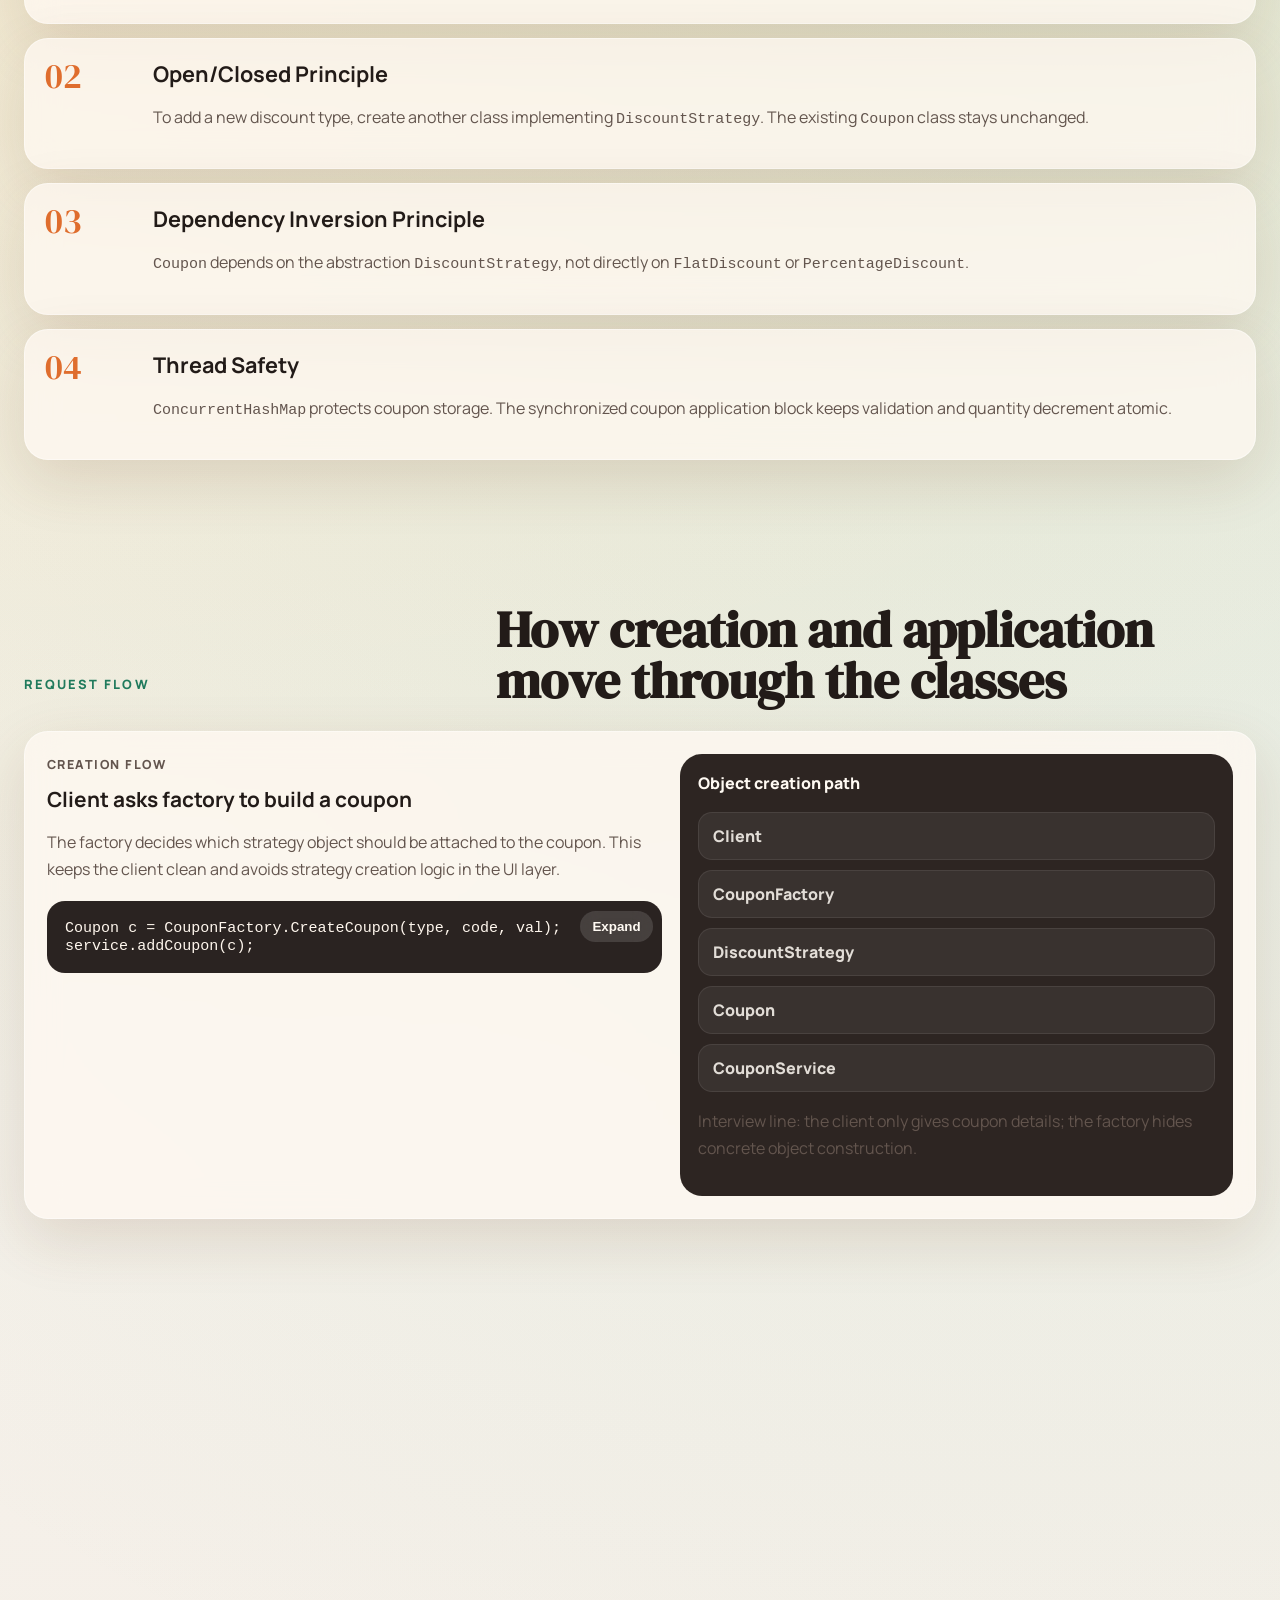
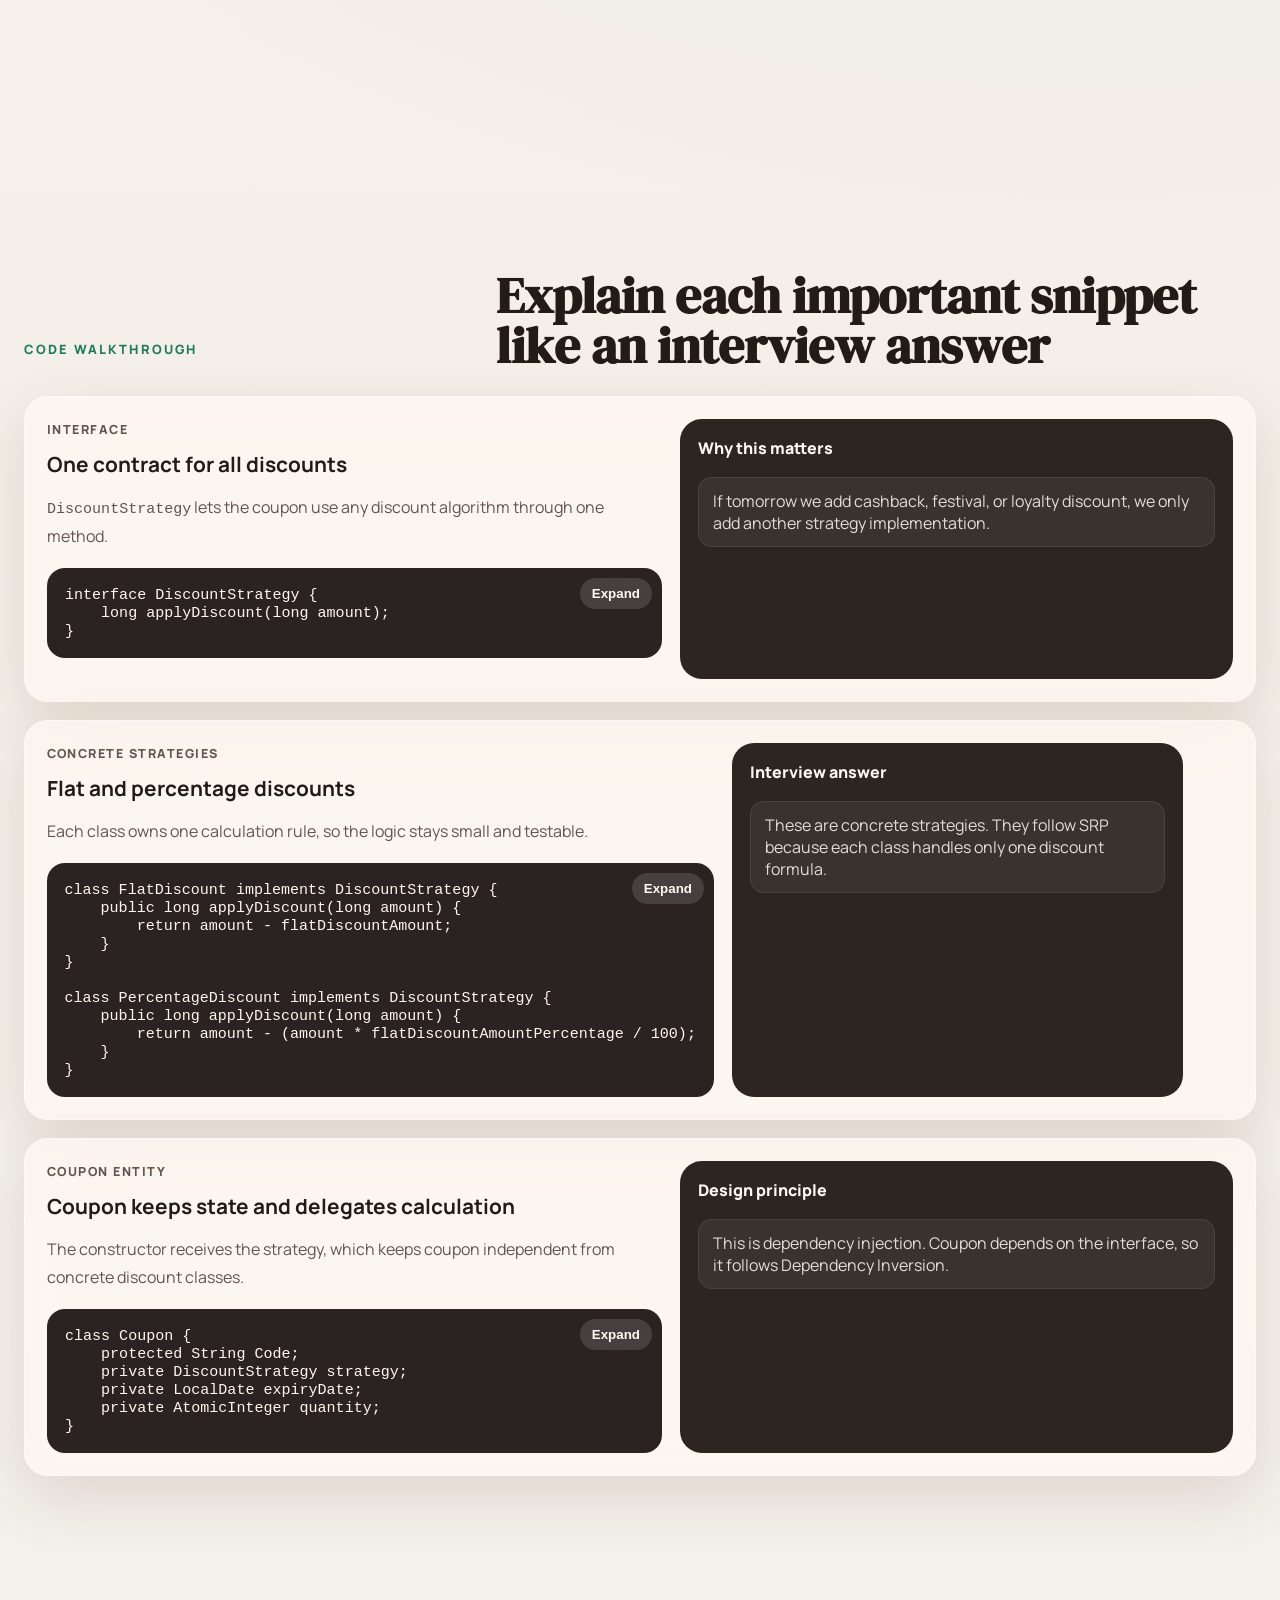
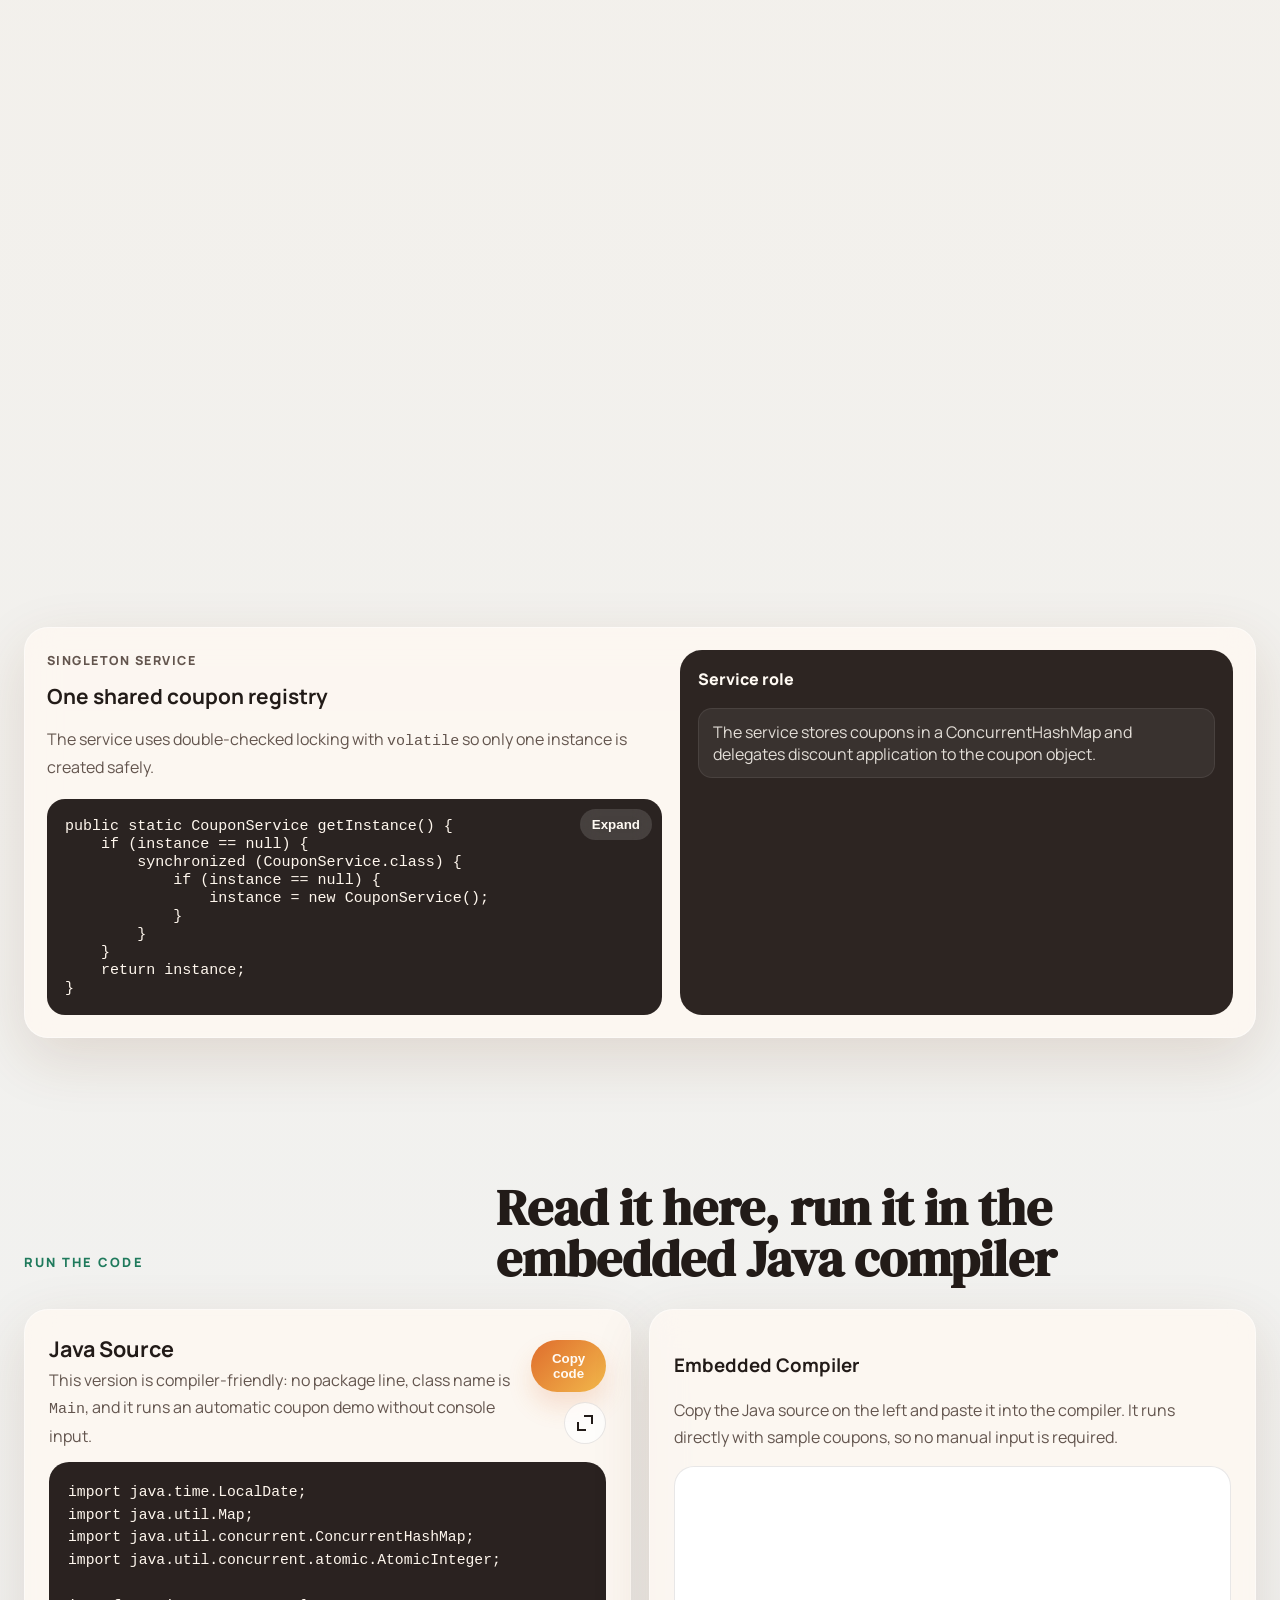
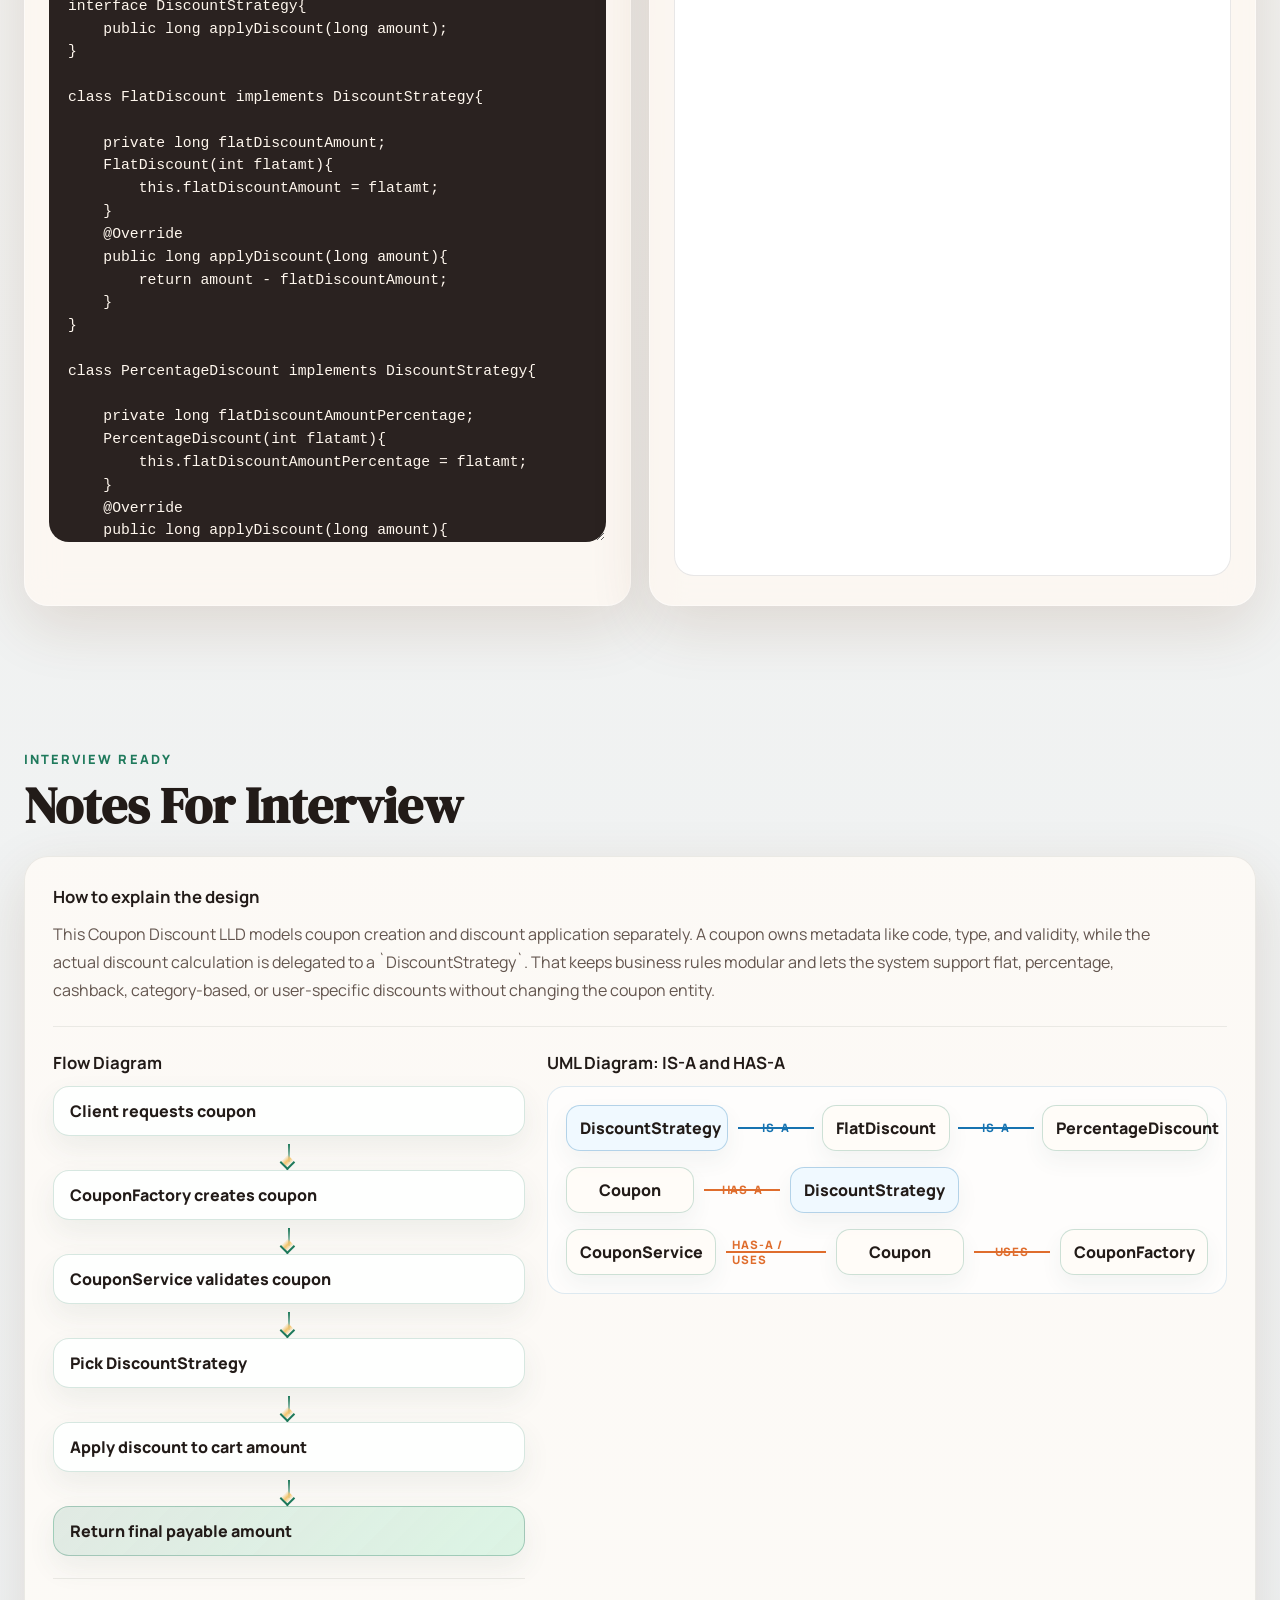
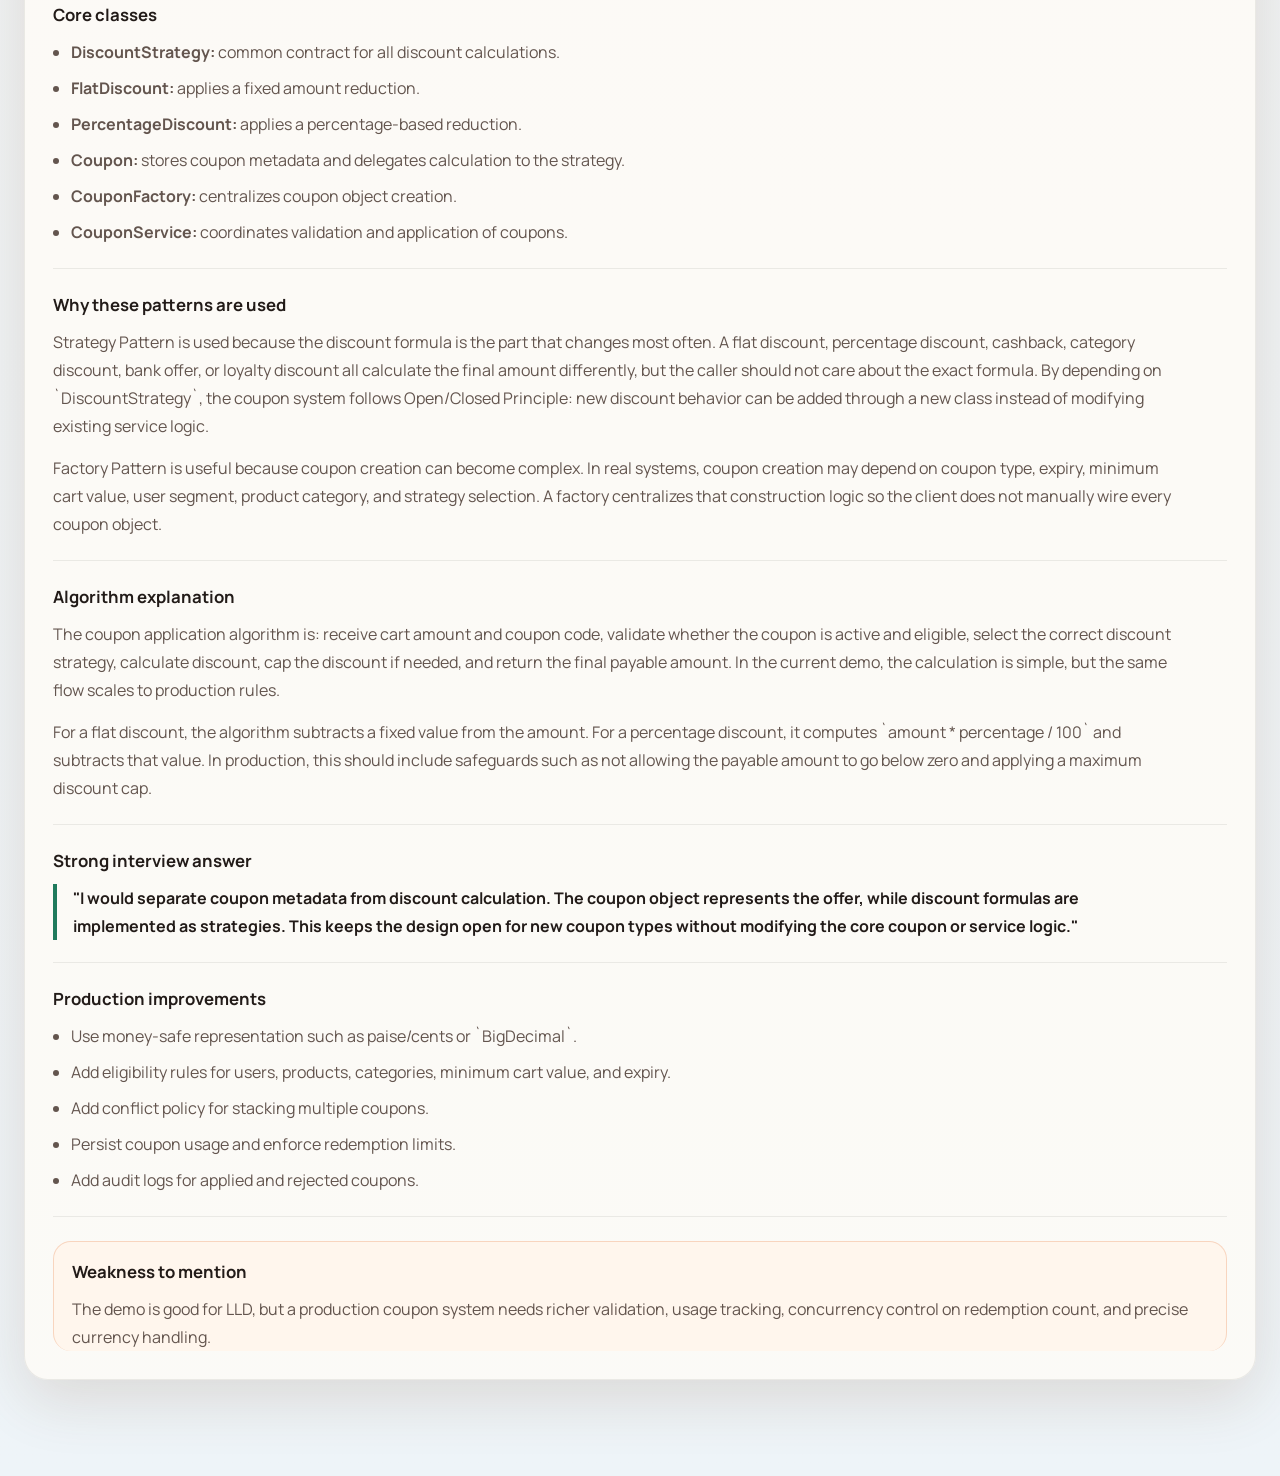
<file: coupon-discount-page/index.html>
<!DOCTYPE html>
<html lang="en">
<head>
  <meta charset="UTF-8">
  <meta name="viewport" content="width=device-width, initial-scale=1.0">
  <title>Coupon Discount LLD</title>
  <link rel="preconnect" href="https://fonts.googleapis.com">
  <link rel="preconnect" href="https://fonts.gstatic.com" crossorigin>
  <link href="https://fonts.googleapis.com/css2?family=DM+Serif+Display:ital@0;1&family=Manrope:wght@400;500;600;700;800&display=swap" rel="stylesheet">
  <link rel="stylesheet" href="styles.css">
  <link rel="stylesheet" href="../interview-notes.css">
  <link rel="stylesheet" href="../visitor-tracker.css">
</head>
<body>
  <div class="page-shell">
    <header class="hero">
      <nav class="topbar">
        <button class="back-button" id="backButton" type="button" aria-label="Go back">
          <span class="back-icon" aria-hidden="true"></span>
        </button>
        <div class="brand">
          <span class="brand-mark"></span>
          <span>Coupon Discount</span>
        </div>
        <div class="nav-group">
          <a class="nav-pill" href="../index.html">Home</a>
          <a class="nav-pill" href="#patterns">Patterns</a>
          <a class="nav-pill" href="#run-code">Code</a>
          <a class="nav-pill" href="#interview-notes">Notes</a>
        </div>
      </nav>

      <div class="hero-grid">
        <section class="hero-copy">
          <p class="eyebrow">Logic Behind The Code</p>
          <h1>Coupon discount LLD</h1>
          <p class="hero-text">
            A visual low-level design walkthrough of your coupon system, showing how coupon creation,
            strategy selection, validation, quantity updates, and discount calculation work together.
          </p>

          <div class="hero-actions">
            <a class="cta primary" href="#patterns">See Patterns</a>
            <a class="cta secondary" href="#run-code">Open Code</a>
          </div>

          <div class="hero-metrics">
            <article>
              <strong>3</strong>
              <span>Design patterns</span>
            </article>
            <article>
              <strong>2</strong>
              <span>Discount strategies</span>
            </article>
            <article>
              <strong>Atomic + Sync</strong>
              <span>Quantity safety</span>
            </article>
          </div>
        </section>

        <aside class="hero-visual">
          <div class="visual-card">
            <div class="visual-header">
              <span class="status-dot"></span>
              <span>Coupon application animation</span>
            </div>

            <div class="request-flow">
              <div class="flow-column">
                <span class="flow-label">Coupon code</span>
                <div class="flow-stage">
                  <div class="coupon-block incoming" id="heroCoupon">SAVE100</div>
                </div>
              </div>
              <div class="flow-arrow">-&gt;</div>
              <div class="flow-column">
                <span class="flow-label">Strategy</span>
                <div class="flow-stage">
                  <div class="server-block" id="heroStrategy">FlatDiscount</div>
                </div>
              </div>
              <div class="flow-arrow">-&gt;</div>
              <div class="flow-column">
                <span class="flow-label">Result</span>
                <div class="flow-stage">
                  <div class="coupon-block allowed" id="heroDecision">Applied</div>
                </div>
              </div>
            </div>

            <div class="turn-console">
              <div class="console-row">
                <span>Amount</span>
                <strong id="heroAmount">1000</strong>
              </div>
              <div class="console-row">
                <span>Discount</span>
                <strong id="heroDiscount">100 flat</strong>
              </div>
              <div class="console-row">
                <span>Quantity</span>
                <strong id="heroQuantity">99 left</strong>
              </div>
              <div class="console-row">
                <span>Final</span>
                <strong id="heroFinal">900</strong>
              </div>
            </div>
          </div>
        </aside>
      </div>
    </header>

    <main>
      <section class="section" id="patterns">
        <div class="section-heading">
          <p class="eyebrow">Design Intent</p>
          <h2>What your code is doing</h2>
        </div>

        <div class="logic-grid">
          <article class="info-card accent-orange reveal">
            <h3>Strategy Pattern</h3>
            <p><code>DiscountStrategy</code> gives every discount type the same contract. The coupon can apply flat or percentage discounts without knowing the concrete class.</p>
          </article>
          <article class="info-card accent-green reveal">
            <h3>Factory Pattern</h3>
            <p><code>CouponFactory</code> centralizes object creation. The client passes <code>FLAT</code> or <code>PERCENT</code>, and the factory attaches the right strategy.</p>
          </article>
          <article class="info-card accent-blue reveal">
            <h3>Singleton Pattern</h3>
            <p><code>CouponService</code> is one shared in-memory registry. It uses double-checked locking with <code>volatile</code> for safe lazy initialization.</p>
          </article>
        </div>
      </section>

      <section class="section" id="solid">
        <div class="section-heading">
          <p class="eyebrow">Design Principles</p>
          <h2>How SOLID appears in this design</h2>
        </div>

        <div class="timeline">
          <article class="timeline-step reveal">
            <span class="step-number">01</span>
            <div>
              <h3>Single Responsibility Principle</h3>
              <p>Strategy classes calculate discounts, the factory creates coupons, the service manages storage, and the coupon validates and applies itself.</p>
            </div>
          </article>
          <article class="timeline-step reveal">
            <span class="step-number">02</span>
            <div>
              <h3>Open/Closed Principle</h3>
              <p>To add a new discount type, create another class implementing <code>DiscountStrategy</code>. The existing <code>Coupon</code> class stays unchanged.</p>
            </div>
          </article>
          <article class="timeline-step reveal">
            <span class="step-number">03</span>
            <div>
              <h3>Dependency Inversion Principle</h3>
              <p><code>Coupon</code> depends on the abstraction <code>DiscountStrategy</code>, not directly on <code>FlatDiscount</code> or <code>PercentageDiscount</code>.</p>
            </div>
          </article>
          <article class="timeline-step reveal">
            <span class="step-number">04</span>
            <div>
              <h3>Thread Safety</h3>
              <p><code>ConcurrentHashMap</code> protects coupon storage. The synchronized coupon application block keeps validation and quantity decrement atomic.</p>
            </div>
          </article>
        </div>
      </section>

      <section class="section" id="flow">
        <div class="section-heading">
          <p class="eyebrow">Request Flow</p>
          <h2>How creation and application move through the classes</h2>
        </div>

        <div class="algorithm-stack">
          <article class="algorithm-card reveal">
            <div class="algorithm-copy">
              <p class="algorithm-tag">Creation Flow</p>
              <h3>Client asks factory to build a coupon</h3>
              <p>The factory decides which strategy object should be attached to the coupon. This keeps the client clean and avoids strategy creation logic in the UI layer.</p>
              <pre><code>Coupon c = CouponFactory.CreateCoupon(type, code, val);
service.addCoupon(c);</code></pre>
            </div>
            <div class="algorithm-visual">
              <div class="visual-title">Object creation path</div>
              <div class="flow-map">
                <span>Client</span>
                <span>CouponFactory</span>
                <span>DiscountStrategy</span>
                <span>Coupon</span>
                <span>CouponService</span>
              </div>
              <p class="visual-note">Interview line: the client only gives coupon details; the factory hides concrete object construction.</p>
            </div>
          </article>

          <article class="algorithm-card reveal">
            <div class="algorithm-copy">
              <p class="algorithm-tag">Application Flow</p>
              <h3>Service finds coupon, coupon applies strategy</h3>
              <p>The service coordinates the use case, but it does not calculate the discount. The coupon validates itself, decrements quantity, then delegates to the selected strategy.</p>
              <pre><code>double finalAmt = service.applyCoupon(code, amt);</code></pre>
            </div>
            <div class="algorithm-visual">
              <div class="visual-title">Runtime call path</div>
              <div class="flow-map">
                <span>Client</span>
                <span>CouponService</span>
                <span>Coupon</span>
                <span>DiscountStrategy</span>
                <span>Final Amount</span>
              </div>
              <p class="visual-note">Interview line: service coordinates, coupon owns validation, strategy owns discount calculation.</p>
            </div>
          </article>
        </div>
      </section>

      <section class="section" id="snippets">
        <div class="section-heading">
          <p class="eyebrow">Code Walkthrough</p>
          <h2>Explain each important snippet like an interview answer</h2>
        </div>

        <div class="algorithm-stack">
          <article class="algorithm-card reveal">
            <div class="algorithm-copy">
              <p class="algorithm-tag">Interface</p>
              <h3>One contract for all discounts</h3>
              <p><code>DiscountStrategy</code> lets the coupon use any discount algorithm through one method.</p>
              <pre><code>interface DiscountStrategy {
    long applyDiscount(long amount);
}</code></pre>
            </div>
            <div class="algorithm-visual">
              <div class="visual-title">Why this matters</div>
              <div class="reason-card">If tomorrow we add cashback, festival, or loyalty discount, we only add another strategy implementation.</div>
            </div>
          </article>

          <article class="algorithm-card reveal">
            <div class="algorithm-copy">
              <p class="algorithm-tag">Concrete Strategies</p>
              <h3>Flat and percentage discounts</h3>
              <p>Each class owns one calculation rule, so the logic stays small and testable.</p>
              <pre><code>class FlatDiscount implements DiscountStrategy {
    public long applyDiscount(long amount) {
        return amount - flatDiscountAmount;
    }
}

class PercentageDiscount implements DiscountStrategy {
    public long applyDiscount(long amount) {
        return amount - (amount * flatDiscountAmountPercentage / 100);
    }
}</code></pre>
            </div>
            <div class="algorithm-visual">
              <div class="visual-title">Interview answer</div>
              <div class="reason-card">These are concrete strategies. They follow SRP because each class handles only one discount formula.</div>
            </div>
          </article>

          <article class="algorithm-card reveal">
            <div class="algorithm-copy">
              <p class="algorithm-tag">Coupon Entity</p>
              <h3>Coupon keeps state and delegates calculation</h3>
              <p>The constructor receives the strategy, which keeps coupon independent from concrete discount classes.</p>
              <pre><code>class Coupon {
    protected String Code;
    private DiscountStrategy strategy;
    private LocalDate expiryDate;
    private AtomicInteger quantity;
}</code></pre>
            </div>
            <div class="algorithm-visual">
              <div class="visual-title">Design principle</div>
              <div class="reason-card">This is dependency injection. Coupon depends on the interface, so it follows Dependency Inversion.</div>
            </div>
          </article>

          <article class="algorithm-card reveal">
            <div class="algorithm-copy">
              <p class="algorithm-tag">Validation + Quantity</p>
              <h3>The critical thread-safe block</h3>
              <p>The check and decrement happen inside one lock so two users cannot consume the same last coupon.</p>
              <pre><code>public long applyCoupon(long amt) {
    synchronized (this) {
        if (!isValidCoupon()) {
            throw new RuntimeException("Invalid coupon");
        }
        quantity.decrementAndGet();
        return strategy.applyDiscount(amt);
    }
}</code></pre>
            </div>
            <div class="algorithm-visual">
              <div class="visual-title">Concurrency note</div>
              <div class="reason-card">AtomicInteger protects individual operations, but the full check-then-decrement decision needs synchronization.</div>
            </div>
          </article>

          <article class="algorithm-card reveal">
            <div class="algorithm-copy">
              <p class="algorithm-tag">Factory</p>
              <h3>Choose the right strategy at creation time</h3>
              <p>The factory keeps coupon construction logic in one place and prevents the client from directly creating strategy objects.</p>
              <pre><code>if (type.equalsIgnoreCase("FLAT")) {
    return new Coupon(Code, new FlatDiscount((int) val),
        LocalDate.now().plusDays(2), 100);
}</code></pre>
            </div>
            <div class="algorithm-visual">
              <div class="visual-title">Factory benefit</div>
              <div class="reason-card">Creation is centralized. If default expiry or quantity changes, we update the factory instead of every client.</div>
            </div>
          </article>

          <article class="algorithm-card reveal">
            <div class="algorithm-copy">
              <p class="algorithm-tag">Singleton Service</p>
              <h3>One shared coupon registry</h3>
              <p>The service uses double-checked locking with <code>volatile</code> so only one instance is created safely.</p>
              <pre><code>public static CouponService getInstance() {
    if (instance == null) {
        synchronized (CouponService.class) {
            if (instance == null) {
                instance = new CouponService();
            }
        }
    }
    return instance;
}</code></pre>
            </div>
            <div class="algorithm-visual">
              <div class="visual-title">Service role</div>
              <div class="reason-card">The service stores coupons in a ConcurrentHashMap and delegates discount application to the coupon object.</div>
            </div>
          </article>
        </div>
      </section>

      <section class="section" id="run-code">
        <div class="section-heading">
          <p class="eyebrow">Run The Code</p>
          <h2>Read it here, run it in the embedded Java compiler</h2>
        </div>

        <div class="compiler-layout">
          <article class="panel code-panel reveal">
            <div class="code-panel-header">
              <div>
                <h3>Java Source</h3>
                <p class="compiler-note">This version is compiler-friendly: no package line, class name is <code>Main</code>, and it runs an automatic coupon demo without console input.</p>
              </div>
              <div class="code-actions">
                <button class="copy-button" id="copyCodeButton" type="button">Copy code</button>
                <button class="copy-button secondary-button icon-button" id="expandCodeButton" type="button" aria-label="Expand full code"><span class="expand-icon" aria-hidden="true"></span></button>
              </div>
            </div>
            <textarea id="javaSource" class="code-textarea" spellcheck="false" readonly>import java.time.LocalDate;
import java.util.Map;
import java.util.concurrent.ConcurrentHashMap;
import java.util.concurrent.atomic.AtomicInteger;

interface DiscountStrategy{
    public long applyDiscount(long amount);
}

class FlatDiscount implements DiscountStrategy{

    private long flatDiscountAmount;
    FlatDiscount(int flatamt){
        this.flatDiscountAmount = flatamt;
    }
    @Override
    public long applyDiscount(long amount){
        return amount - flatDiscountAmount;
    }
}

class PercentageDiscount implements DiscountStrategy{

    private long flatDiscountAmountPercentage;
    PercentageDiscount(int flatamt){
        this.flatDiscountAmountPercentage = flatamt;
    }
    @Override
    public long applyDiscount(long amount){
        return amount - (amount * flatDiscountAmountPercentage / 100);
    }
}

class Coupon{
    protected String Code;
    private DiscountStrategy strategy;
    private LocalDate expiryDate;
    private AtomicInteger quantity;

    public Coupon(String code, DiscountStrategy strategy, LocalDate expiryDate, int quantity) {
        Code = code;
        this.strategy = strategy;
        this.expiryDate = expiryDate;
        this.quantity = new AtomicInteger(quantity);
    }

    public boolean isValidCoupon(){
        return LocalDate.now().isBefore(expiryDate) && quantity.get() > 0;
    }

    public long applyCoupon(long amt){
        synchronized (this) {
            if (!isValidCoupon()) {
                throw new RuntimeException("Invalid coupon");
            }
            quantity.decrementAndGet();
            return strategy.applyDiscount(amt);
        }
    }

    public int getQuantity() { return quantity.get(); }
    public LocalDate getExpiryDate() { return expiryDate; }
}

class CouponFactory{

    public static Coupon CreateCoupon(String type,String Code,long val){
        if (type == null) throw new RuntimeException("Invalid Coupon Details");
        if (type.equalsIgnoreCase("FLAT")){
            return new Coupon(Code, new FlatDiscount((int) val), LocalDate.now().plusDays(2), 100);
        } else if (type.equalsIgnoreCase("PERCENT")){
            return new Coupon(Code, new PercentageDiscount((int) val), LocalDate.now().plusDays(2), 100);
        } else {
            throw new RuntimeException("Invalid Coupon Details");
        }
    }
}

class CouponService {

    private static volatile CouponService instance;
    private final Map<String, Coupon> coupons = new ConcurrentHashMap<>();

    private CouponService() {}

    public static CouponService getInstance() {
        if (instance == null) {
            synchronized (CouponService.class) {
                if (instance == null) {
                    instance = new CouponService();
                }
            }
        }
        return instance;
    }

    public void addCoupon(Coupon coupon) {
        coupons.put(coupon.Code, coupon);
    }

    public double applyCoupon(String code, long amount) {
        Coupon coupon = coupons.get(code);
        if (coupon == null) throw new RuntimeException("Coupon not found");
        return coupon.applyCoupon(amount);
    }

    public Map<String, Coupon> getAllCoupons() {
        return new ConcurrentHashMap<>(coupons);
    }
}

public class Main {

    public static void main(String[] args) {
        CouponService service = CouponService.getInstance();

        Coupon flatCoupon = CouponFactory.CreateCoupon("FLAT", "SAVE100", 100);
        Coupon percentCoupon = CouponFactory.CreateCoupon("PERCENT", "FEST10", 10);

        service.addCoupon(flatCoupon);
        service.addCoupon(percentCoupon);

        System.out.println("Coupons added successfully");
        printCoupons(service);

        applyAndPrint(service, "SAVE100", 1000);
        applyAndPrint(service, "FEST10", 2000);
        applyAndPrint(service, "SAVE100", 750);

        System.out.println();
        System.out.println("Coupons after usage");
        printCoupons(service);
    }

    private static void applyAndPrint(CouponService service, String code, long amount) {
        double finalAmount = service.applyCoupon(code, amount);
        System.out.println();
        System.out.println("Coupon applied: " + code);
        System.out.println("Original amount: " + amount);
        System.out.println("Final amount: " + finalAmount);
    }

    private static void printCoupons(CouponService service) {
        System.out.println();
        service.getAllCoupons().values().forEach(coupon ->
            System.out.println(coupon.Code + " | qty=" + coupon.getQuantity() + " | exp=" + coupon.getExpiryDate())
        );
    }
}</textarea>
          </article>

          <article class="panel compiler-panel reveal">
            <h3>Embedded Compiler</h3>
            <p class="compiler-note">Copy the Java source on the left and paste it into the compiler. It runs directly with sample coupons, so no manual input is required.</p>
            <iframe
              class="compiler-frame"
              title="Embedded Java Compiler"
              src="https://onecompiler.com/embed/java?theme=light&amp;hideLanguageSelection=true"
              loading="lazy"
              frameborder="0"></iframe>
          </article>
        </div>
      </section>
      <section class="section interview-notes" id="interview-notes">
        <div class="section-heading notes-heading">
          <p class="eyebrow">Interview Ready</p>
          <h2>Notes For Interview</h2>
        </div>

        <article class="notes-panel notes-single-card reveal">
          <div class="notes-section">
            <h3>How to explain the design</h3>
            <p>
              This Coupon Discount LLD models coupon creation and discount application separately. A coupon owns
              metadata like code, type, and validity, while the actual discount calculation is delegated to a
              `DiscountStrategy`. That keeps business rules modular and lets the system support flat, percentage,
              cashback, category-based, or user-specific discounts without changing the coupon entity.
            </p>
          </div>

          <div class="notes-diagram-grid">
            <section class="notes-section">
              <h3>Flow Diagram</h3>
              <div class="flow-diagram" aria-label="Coupon discount flow diagram">
                <div class="flow-node">Client requests coupon</div>
                <div class="flow-arrow"></div>
                <div class="flow-node">CouponFactory creates coupon</div>
                <div class="flow-arrow"></div>
                <div class="flow-node">CouponService validates coupon</div>
                <div class="flow-arrow"></div>
                <div class="flow-node">Pick DiscountStrategy</div>
                <div class="flow-arrow"></div>
                <div class="flow-node">Apply discount to cart amount</div>
                <div class="flow-arrow"></div>
                <div class="flow-node success">Return final payable amount</div>
              </div>
            </section>

            <section class="notes-section">
              <h3>UML Diagram: IS-A and HAS-A</h3>
              <div class="uml-diagram" aria-label="Coupon UML diagram with IS-A and HAS-A relationships">
                <div class="uml-row">
                  <div class="uml-box interface">DiscountStrategy</div>
                  <div class="uml-branch">
                    <div class="uml-link isa">IS-A</div>
                    <div class="uml-box class-box">FlatDiscount</div>
                    <div class="uml-link isa">IS-A</div>
                    <div class="uml-box class-box">PercentageDiscount</div>
                  </div>
                </div>
                <div class="uml-row">
                  <div class="uml-box class-box">Coupon</div>
                  <div class="uml-link hasa">HAS-A</div>
                  <div class="uml-box interface">DiscountStrategy</div>
                </div>
                <div class="uml-row">
                  <div class="uml-box class-box">CouponService</div>
                  <div class="uml-link hasa">HAS-A / USES</div>
                  <div class="uml-box class-box">Coupon</div>
                  <div class="uml-link hasa">USES</div>
                  <div class="uml-box class-box">CouponFactory</div>
                </div>
              </div>
            </section>
          </div>

          <div class="notes-section">
            <h3>Core classes</h3>
            <ul class="notes-list">
              <li><strong>DiscountStrategy:</strong> common contract for all discount calculations.</li>
              <li><strong>FlatDiscount:</strong> applies a fixed amount reduction.</li>
              <li><strong>PercentageDiscount:</strong> applies a percentage-based reduction.</li>
              <li><strong>Coupon:</strong> stores coupon metadata and delegates calculation to the strategy.</li>
              <li><strong>CouponFactory:</strong> centralizes coupon object creation.</li>
              <li><strong>CouponService:</strong> coordinates validation and application of coupons.</li>
            </ul>
          </div>

          <div class="notes-section">
            <h3>Why these patterns are used</h3>
            <p>
              Strategy Pattern is used because the discount formula is the part that changes most often. A flat
              discount, percentage discount, cashback, category discount, bank offer, or loyalty discount all calculate
              the final amount differently, but the caller should not care about the exact formula. By depending on
              `DiscountStrategy`, the coupon system follows Open/Closed Principle: new discount behavior can be added
              through a new class instead of modifying existing service logic.
            </p>
            <p>
              Factory Pattern is useful because coupon creation can become complex. In real systems, coupon creation
              may depend on coupon type, expiry, minimum cart value, user segment, product category, and strategy
              selection. A factory centralizes that construction logic so the client does not manually wire every
              coupon object.
            </p>
          </div>

          <div class="notes-section">
            <h3>Algorithm explanation</h3>
            <p>
              The coupon application algorithm is: receive cart amount and coupon code, validate whether the coupon is
              active and eligible, select the correct discount strategy, calculate discount, cap the discount if needed,
              and return the final payable amount. In the current demo, the calculation is simple, but the same flow
              scales to production rules.
            </p>
            <p>
              For a flat discount, the algorithm subtracts a fixed value from the amount. For a percentage discount, it
              computes `amount * percentage / 100` and subtracts that value. In production, this should include
              safeguards such as not allowing the payable amount to go below zero and applying a maximum discount cap.
            </p>
          </div>

          <div class="notes-section">
            <h3>Strong interview answer</h3>
            <p class="quote-line">
              "I would separate coupon metadata from discount calculation. The coupon object represents the offer,
              while discount formulas are implemented as strategies. This keeps the design open for new coupon types
              without modifying the core coupon or service logic."
            </p>
          </div>

          <div class="notes-section">
            <h3>Production improvements</h3>
            <ul class="notes-list">
              <li>Use money-safe representation such as paise/cents or `BigDecimal`.</li>
              <li>Add eligibility rules for users, products, categories, minimum cart value, and expiry.</li>
              <li>Add conflict policy for stacking multiple coupons.</li>
              <li>Persist coupon usage and enforce redemption limits.</li>
              <li>Add audit logs for applied and rejected coupons.</li>
            </ul>
          </div>

          <div class="notes-section notes-caution">
            <h3>Weakness to mention</h3>
            <p>
              The demo is good for LLD, but a production coupon system needs richer validation, usage tracking,
              concurrency control on redemption count, and precise currency handling.
            </p>
          </div>
        </article>
      </section>
    </main>
  </div>

  <div class="code-modal" id="codeModal" aria-hidden="true">
    <div class="modal-toolbar">
      <strong id="codeModalTitle">CouponDiscount.java</strong>
      <button class="copy-button secondary-button" id="closeCodeButton" type="button">Close</button>
    </div>
    <textarea id="expandedJavaSource" class="modal-code" spellcheck="false" readonly></textarea>
  </div>

  <script src="script.js"></script>
  <script src="../visitor-tracker.js"></script>
</body>
</html>
</file>
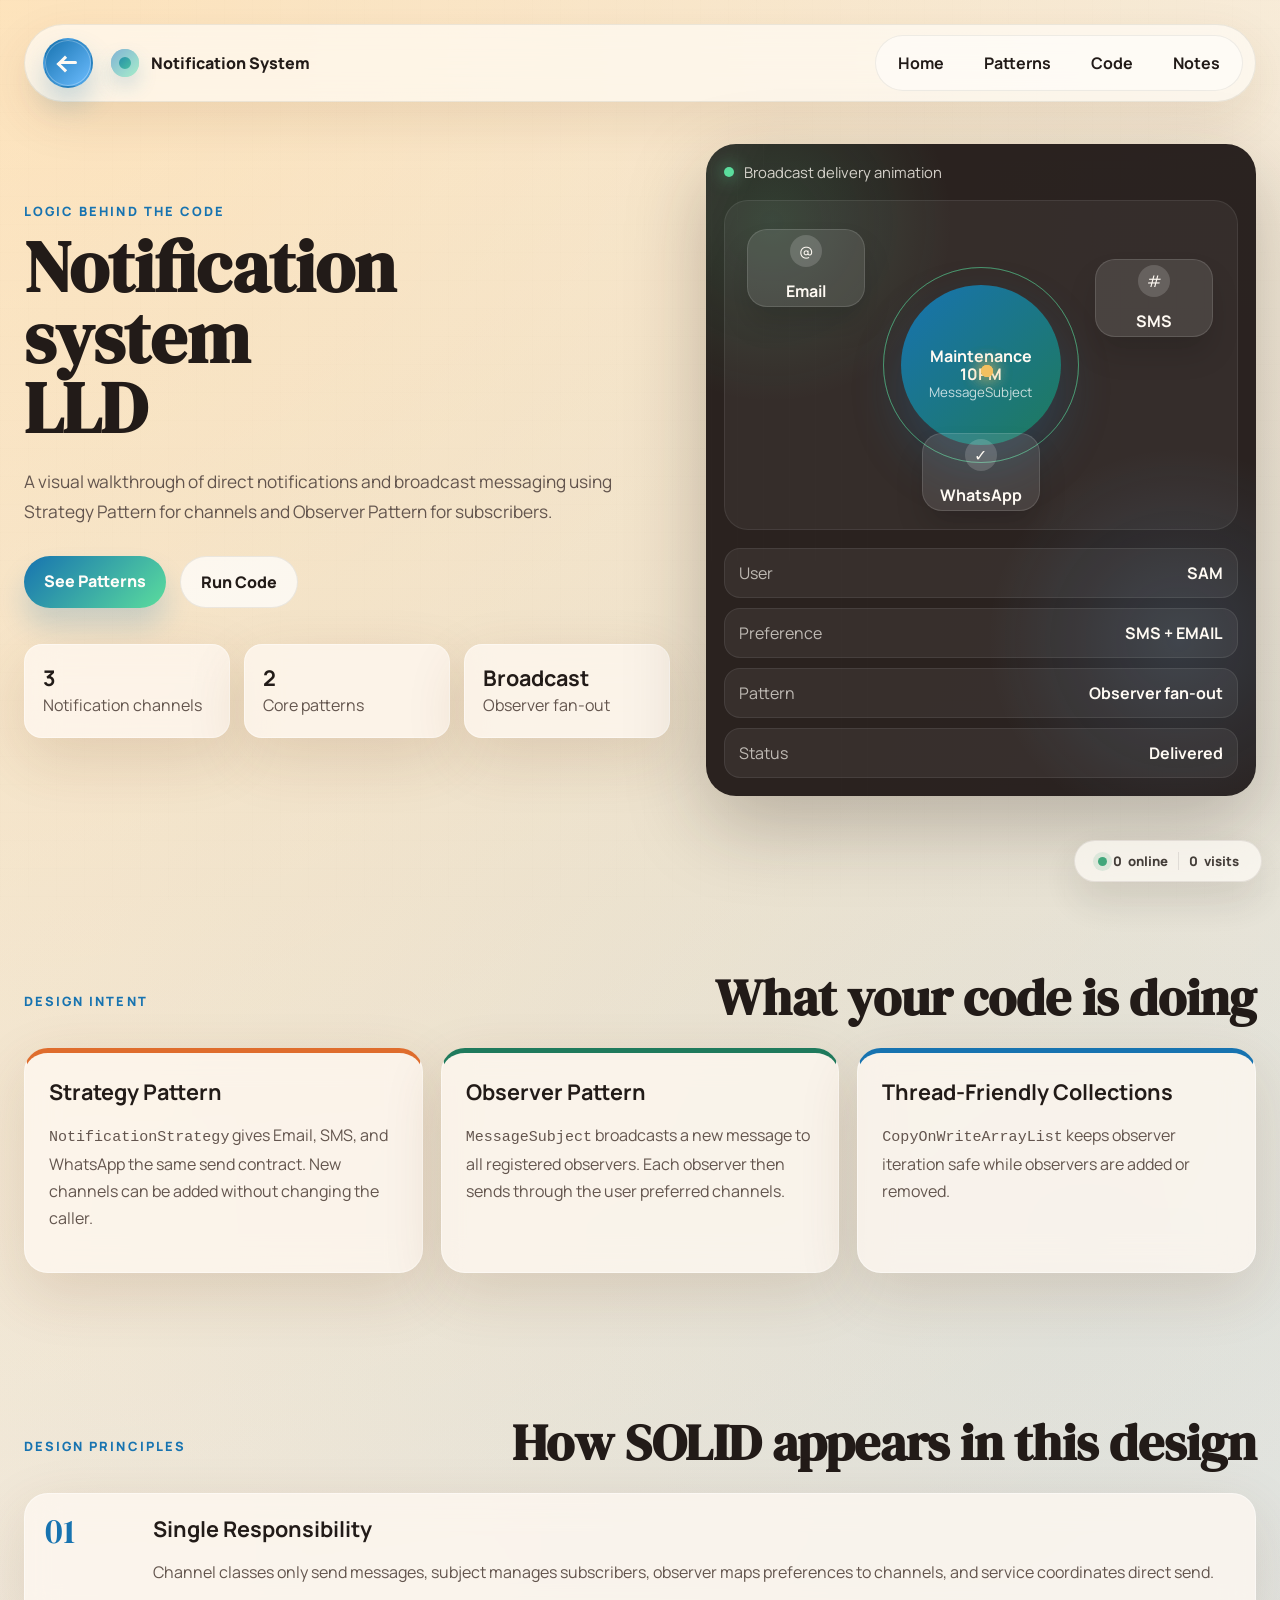
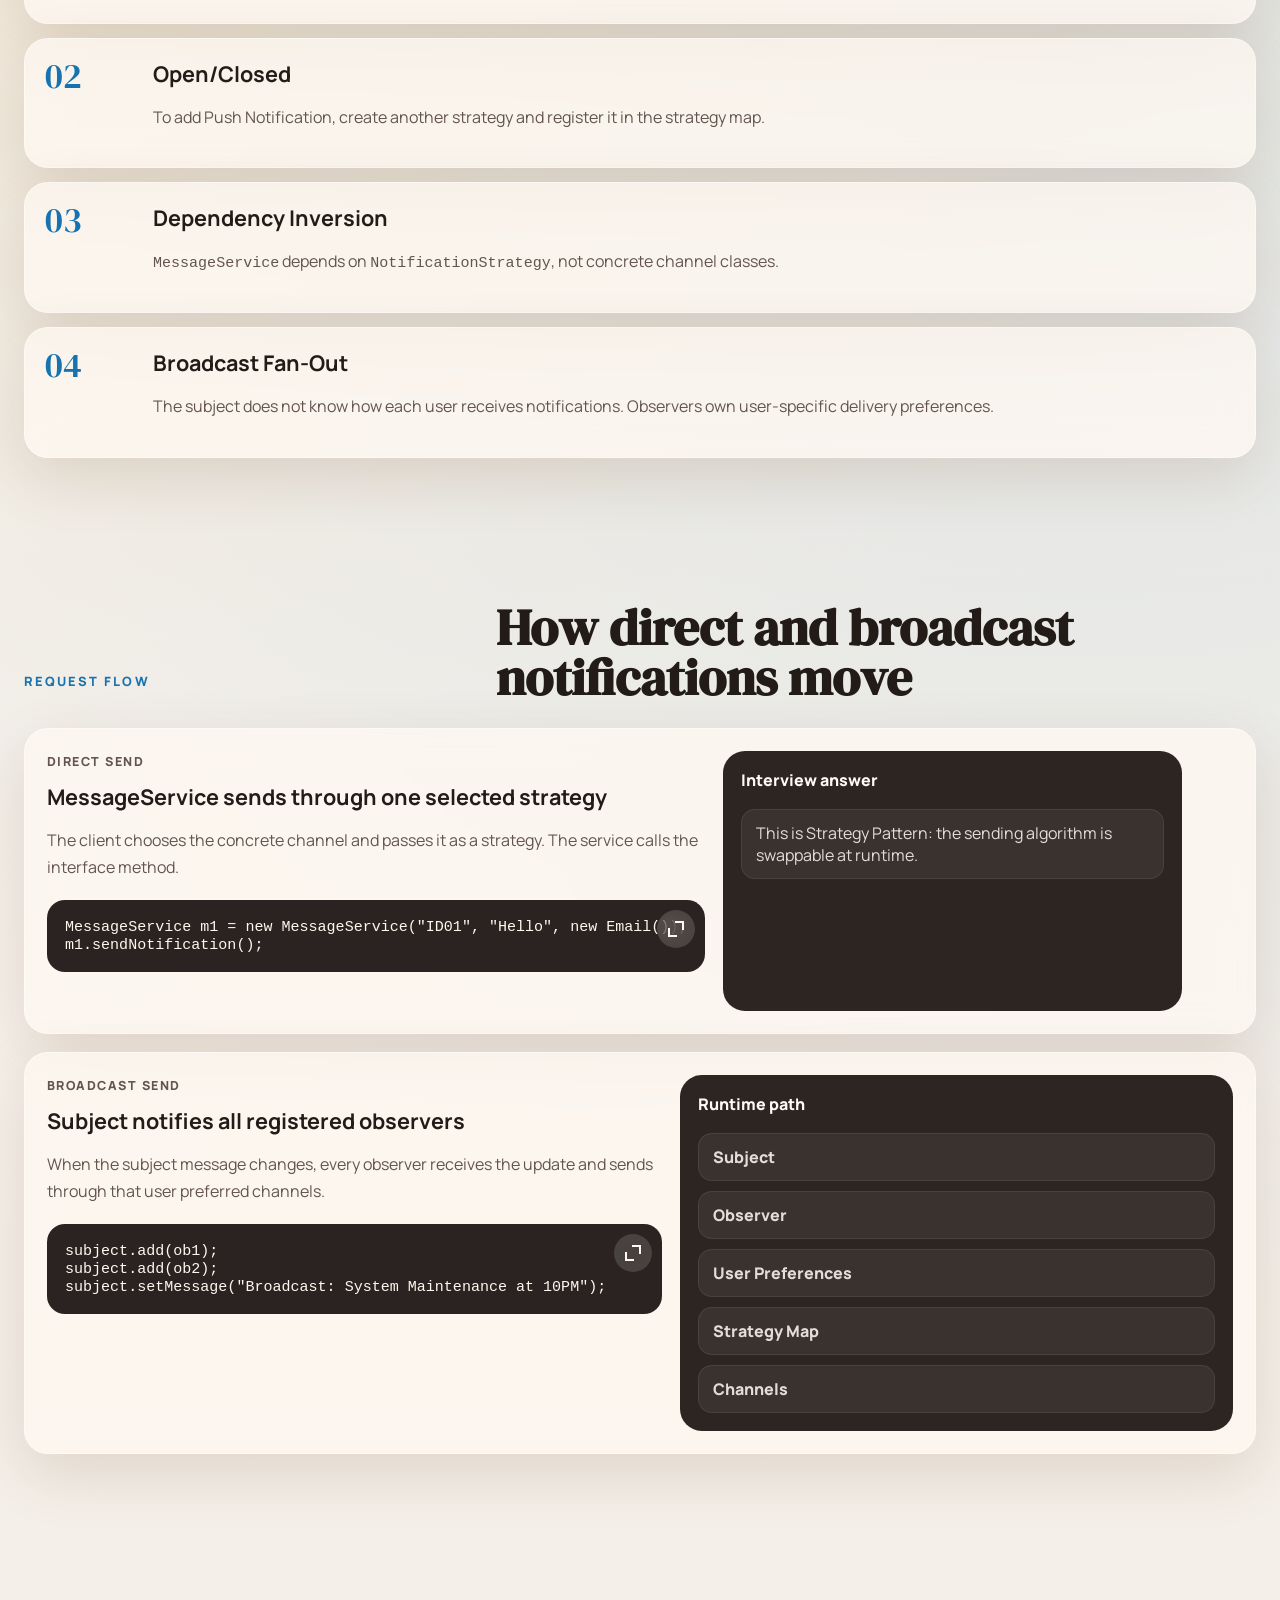
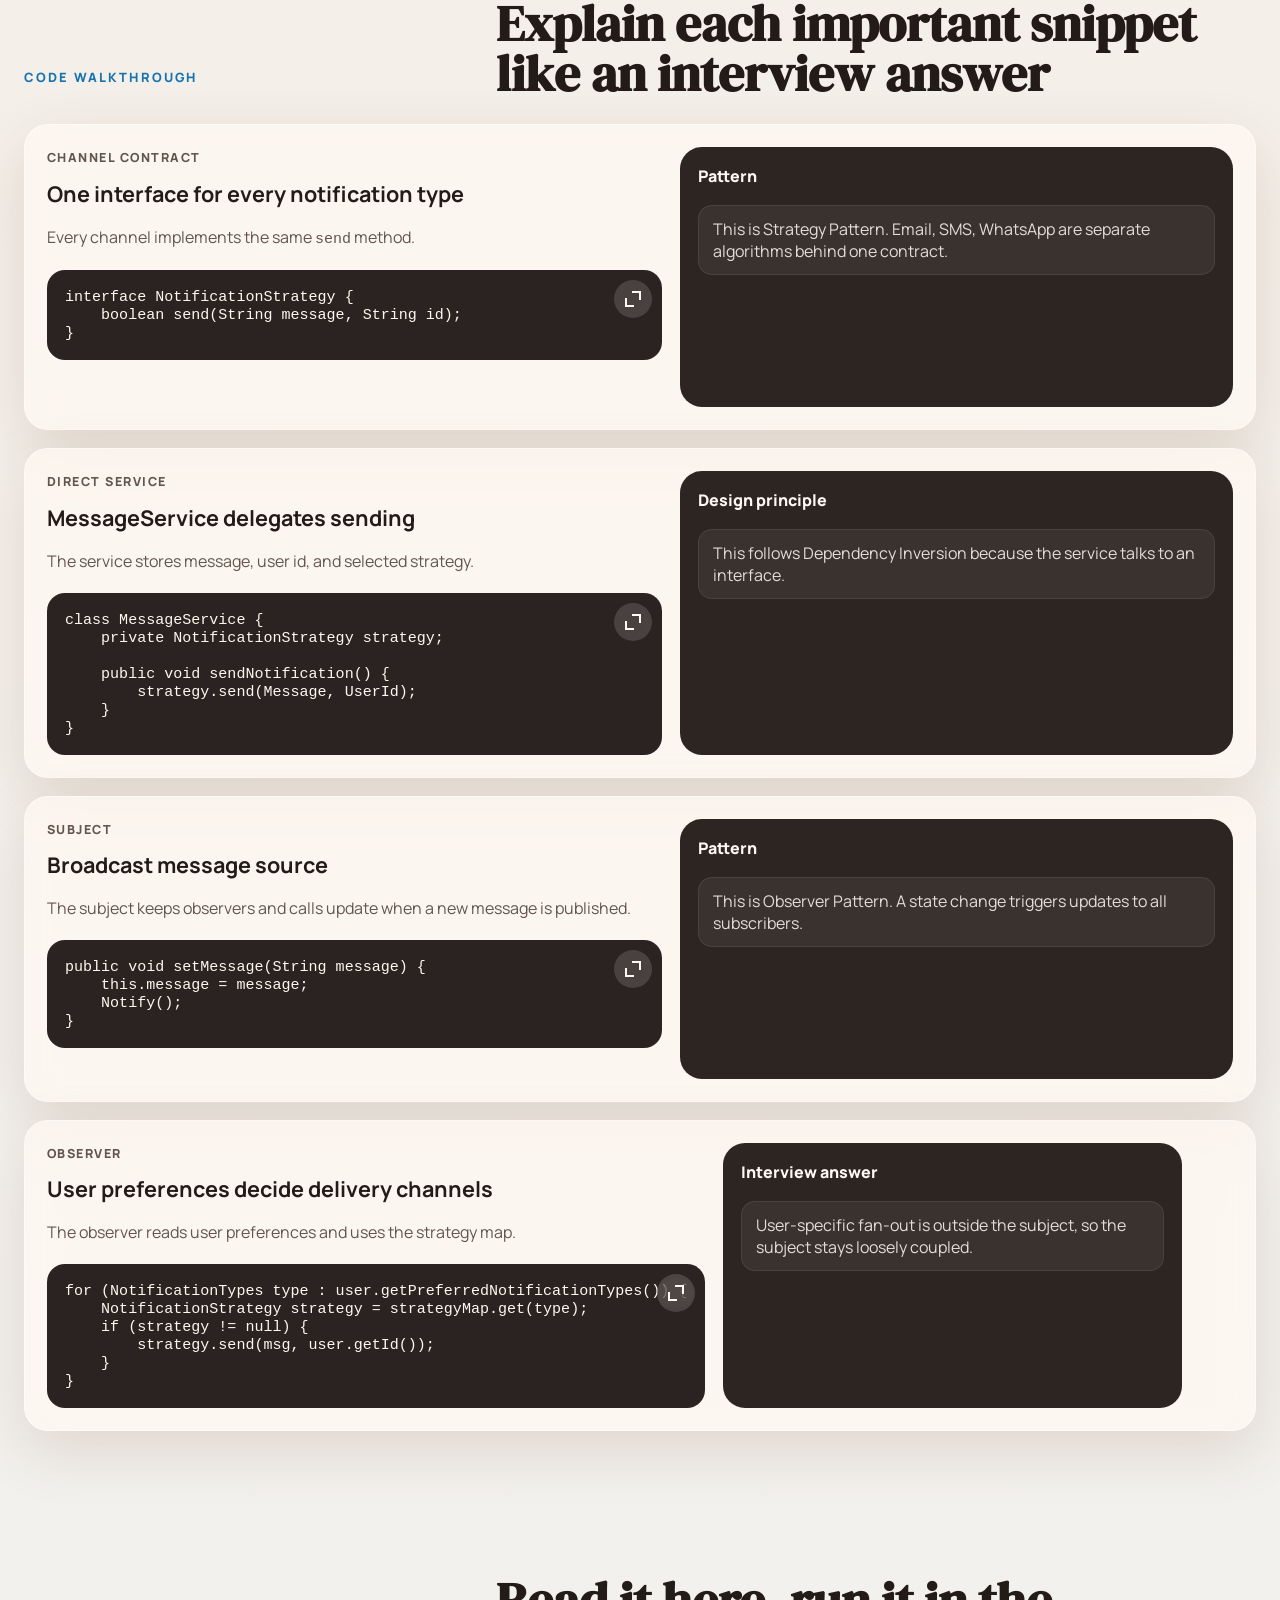
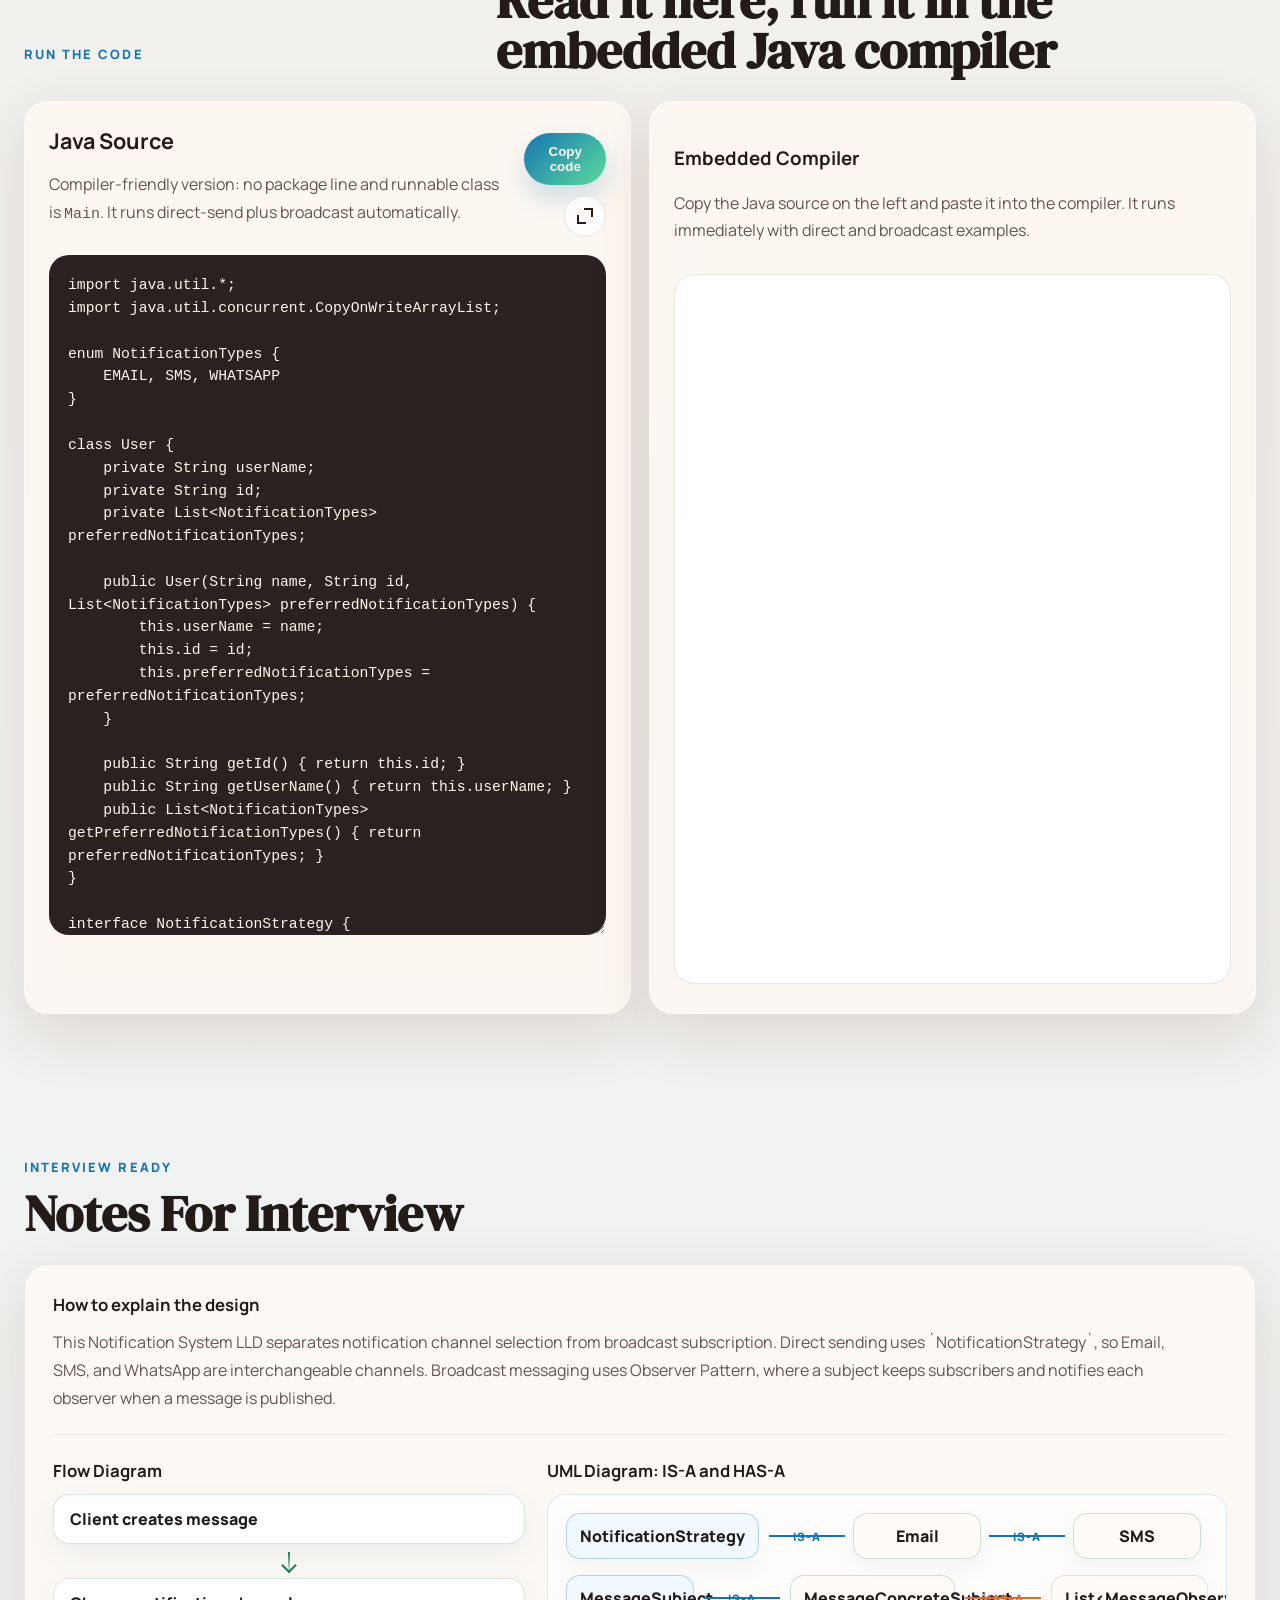
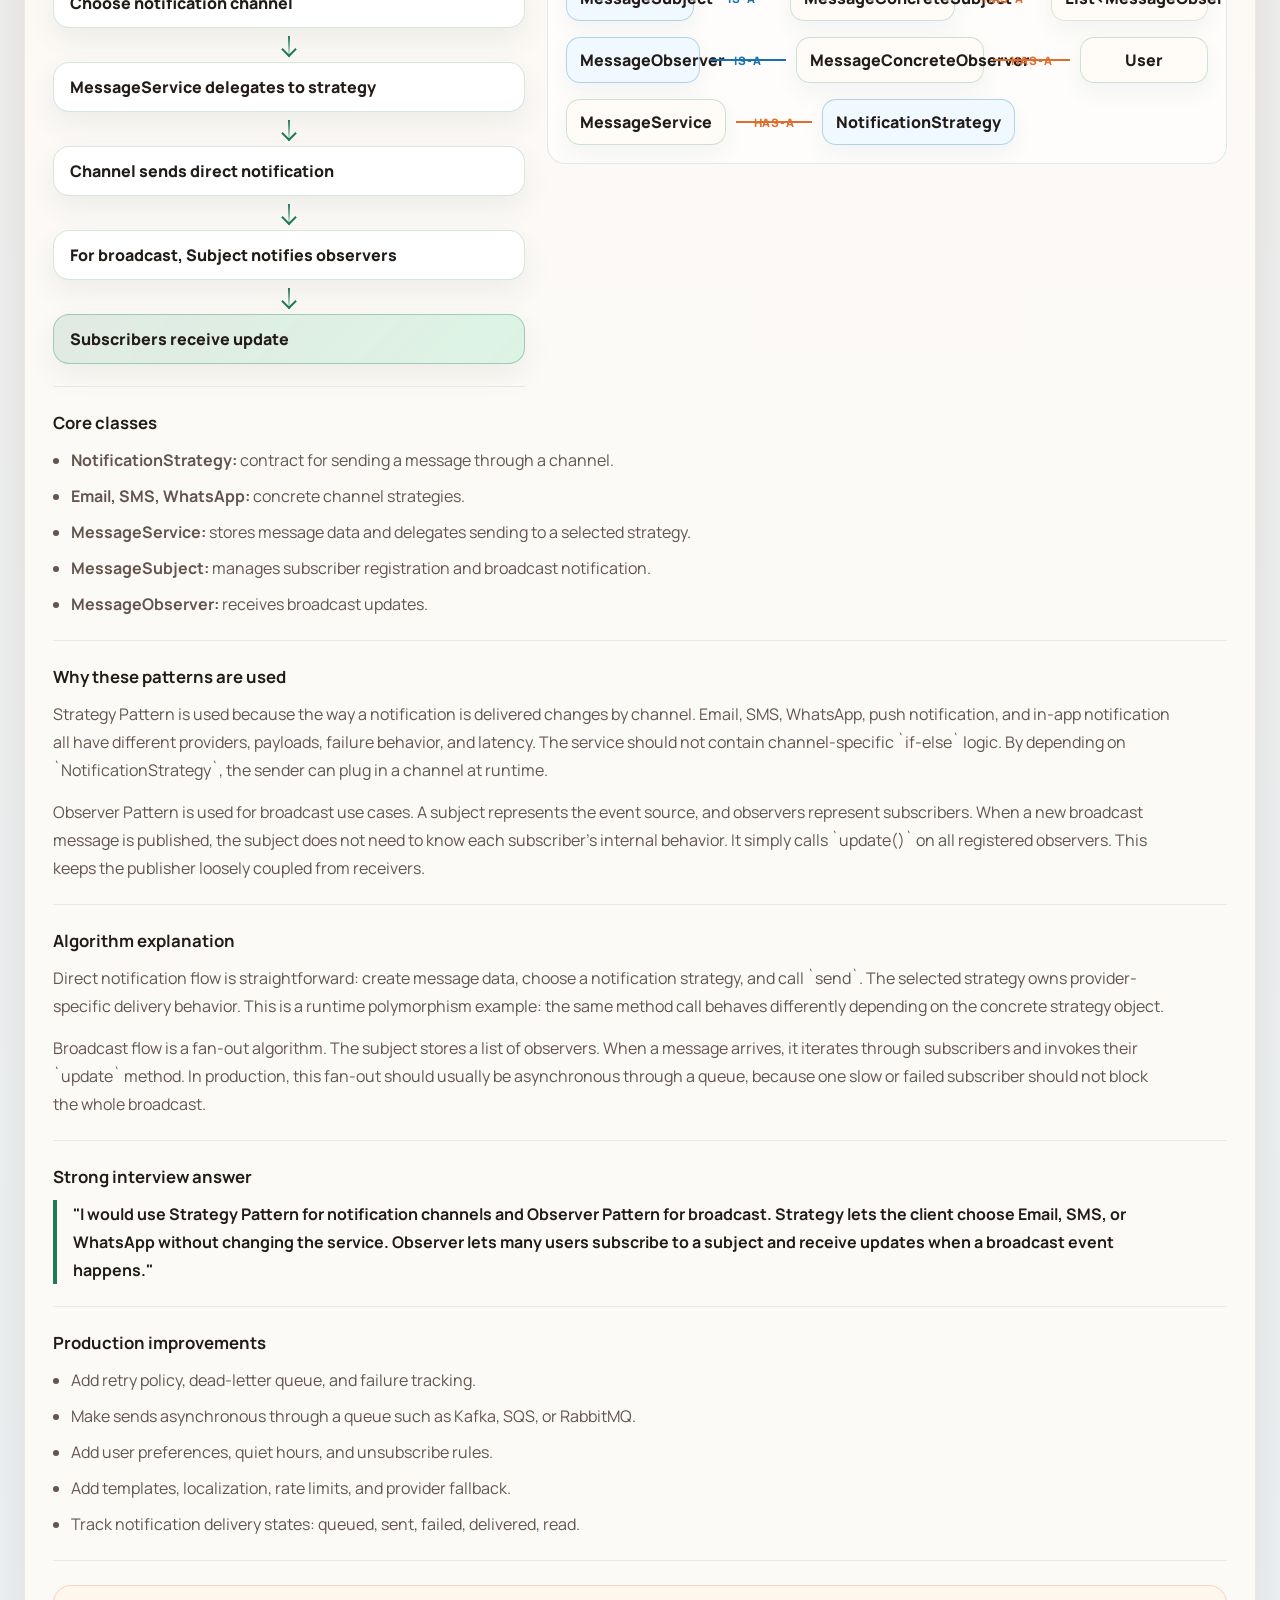
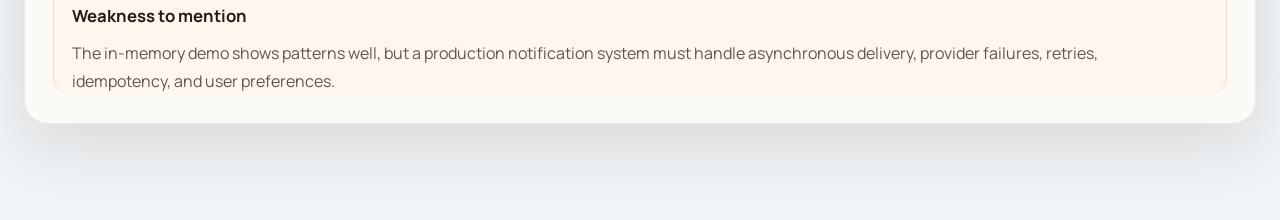
<file: notification-system-page/index.html>
<!DOCTYPE html>
<html lang="en">
<head>
  <meta charset="UTF-8">
  <meta name="viewport" content="width=device-width, initial-scale=1.0">
  <title>Notification System LLD</title>
  <link rel="preconnect" href="https://fonts.googleapis.com">
  <link rel="preconnect" href="https://fonts.gstatic.com" crossorigin>
  <link href="https://fonts.googleapis.com/css2?family=DM+Serif+Display:ital@0;1&family=Manrope:wght@400;500;600;700;800&display=swap" rel="stylesheet">
  <link rel="stylesheet" href="styles.css">
  <link rel="stylesheet" href="../interview-notes.css">
  <link rel="stylesheet" href="../visitor-tracker.css">
</head>
<body>
  <div class="page-shell">
    <header class="hero">
      <nav class="topbar">
        <button class="back-button" id="backButton" type="button" aria-label="Go back"><span class="back-icon" aria-hidden="true"></span></button>
        <div class="brand"><span class="brand-mark"></span><span>Notification System</span></div>
        <div class="nav-group">
          <a class="nav-pill" href="../index.html">Home</a>
          <a class="nav-pill" href="#patterns">Patterns</a>
          <a class="nav-pill" href="#run-code">Code</a>
          <a class="nav-pill" href="#interview-notes">Notes</a>
        </div>
      </nav>

      <div class="hero-grid">
        <section class="hero-copy">
          <p class="eyebrow">Logic Behind The Code</p>
          <h1>Notification system LLD</h1>
          <p class="hero-text">A visual walkthrough of direct notifications and broadcast messaging using Strategy Pattern for channels and Observer Pattern for subscribers.</p>
          <div class="hero-actions">
            <a class="cta primary" href="#patterns">See Patterns</a>
            <a class="cta secondary" href="#run-code">Run Code</a>
          </div>
          <div class="hero-metrics">
            <article><strong>3</strong><span>Notification channels</span></article>
            <article><strong>2</strong><span>Core patterns</span></article>
            <article><strong>Broadcast</strong><span>Observer fan-out</span></article>
          </div>
        </section>

        <aside class="hero-visual">
          <div class="visual-card">
            <div class="visual-header"><span class="status-dot"></span><span>Broadcast delivery animation</span></div>
            <div class="notification-stage">
              <div class="hub">
                <span class="hub-ring one"></span>
                <span class="hub-ring two"></span>
                <strong id="heroMessage">Maintenance 10PM</strong>
                <small>MessageSubject</small>
              </div>
              <div class="channel email"><span>@</span><strong>Email</strong></div>
              <div class="channel sms"><span>#</span><strong>SMS</strong></div>
              <div class="channel whatsapp"><span>✓</span><strong>WhatsApp</strong></div>
              <div class="packet p1"></div>
              <div class="packet p2"></div>
              <div class="packet p3"></div>
            </div>
            <div class="turn-console">
              <div class="console-row"><span>User</span><strong id="heroUser">SAM</strong></div>
              <div class="console-row"><span>Preference</span><strong id="heroPreference">SMS + EMAIL</strong></div>
              <div class="console-row"><span>Pattern</span><strong id="heroPattern">Strategy + Observer</strong></div>
              <div class="console-row"><span>Status</span><strong id="heroStatus">Delivered</strong></div>
            </div>
          </div>
        </aside>
      </div>
    </header>

    <main>
      <section class="section" id="patterns">
        <div class="section-heading"><p class="eyebrow">Design Intent</p><h2>What your code is doing</h2></div>
        <div class="logic-grid">
          <article class="info-card accent-orange reveal"><h3>Strategy Pattern</h3><p><code>NotificationStrategy</code> gives Email, SMS, and WhatsApp the same send contract. New channels can be added without changing the caller.</p></article>
          <article class="info-card accent-green reveal"><h3>Observer Pattern</h3><p><code>MessageSubject</code> broadcasts a new message to all registered observers. Each observer then sends through the user preferred channels.</p></article>
          <article class="info-card accent-blue reveal"><h3>Thread-Friendly Collections</h3><p><code>CopyOnWriteArrayList</code> keeps observer iteration safe while observers are added or removed.</p></article>
        </div>
      </section>

      <section class="section" id="solid">
        <div class="section-heading"><p class="eyebrow">Design Principles</p><h2>How SOLID appears in this design</h2></div>
        <div class="timeline">
          <article class="timeline-step reveal"><span class="step-number">01</span><div><h3>Single Responsibility</h3><p>Channel classes only send messages, subject manages subscribers, observer maps preferences to channels, and service coordinates direct send.</p></div></article>
          <article class="timeline-step reveal"><span class="step-number">02</span><div><h3>Open/Closed</h3><p>To add Push Notification, create another strategy and register it in the strategy map.</p></div></article>
          <article class="timeline-step reveal"><span class="step-number">03</span><div><h3>Dependency Inversion</h3><p><code>MessageService</code> depends on <code>NotificationStrategy</code>, not concrete channel classes.</p></div></article>
          <article class="timeline-step reveal"><span class="step-number">04</span><div><h3>Broadcast Fan-Out</h3><p>The subject does not know how each user receives notifications. Observers own user-specific delivery preferences.</p></div></article>
        </div>
      </section>

      <section class="section" id="flow">
        <div class="section-heading"><p class="eyebrow">Request Flow</p><h2>How direct and broadcast notifications move</h2></div>
        <div class="algorithm-stack">
          <article class="algorithm-card reveal">
            <div class="algorithm-copy"><p class="algorithm-tag">Direct Send</p><h3>MessageService sends through one selected strategy</h3><p>The client chooses the concrete channel and passes it as a strategy. The service calls the interface method.</p><pre><code>MessageService m1 = new MessageService("ID01", "Hello", new Email());
m1.sendNotification();</code></pre></div>
            <div class="algorithm-visual"><div class="visual-title">Interview answer</div><div class="reason-card">This is Strategy Pattern: the sending algorithm is swappable at runtime.</div></div>
          </article>
          <article class="algorithm-card reveal">
            <div class="algorithm-copy"><p class="algorithm-tag">Broadcast Send</p><h3>Subject notifies all registered observers</h3><p>When the subject message changes, every observer receives the update and sends through that user preferred channels.</p><pre><code>subject.add(ob1);
subject.add(ob2);
subject.setMessage("Broadcast: System Maintenance at 10PM");</code></pre></div>
            <div class="algorithm-visual"><div class="visual-title">Runtime path</div><div class="flow-map"><span>Subject</span><span>Observer</span><span>User Preferences</span><span>Strategy Map</span><span>Channels</span></div></div>
          </article>
        </div>
      </section>

      <section class="section" id="snippets">
        <div class="section-heading"><p class="eyebrow">Code Walkthrough</p><h2>Explain each important snippet like an interview answer</h2></div>
        <div class="algorithm-stack">
          <article class="algorithm-card reveal"><div class="algorithm-copy"><p class="algorithm-tag">Channel Contract</p><h3>One interface for every notification type</h3><p>Every channel implements the same <code>send</code> method.</p><pre><code>interface NotificationStrategy {
    boolean send(String message, String id);
}</code></pre></div><div class="algorithm-visual"><div class="visual-title">Pattern</div><div class="reason-card">This is Strategy Pattern. Email, SMS, WhatsApp are separate algorithms behind one contract.</div></div></article>
          <article class="algorithm-card reveal"><div class="algorithm-copy"><p class="algorithm-tag">Direct Service</p><h3>MessageService delegates sending</h3><p>The service stores message, user id, and selected strategy.</p><pre><code>class MessageService {
    private NotificationStrategy strategy;

    public void sendNotification() {
        strategy.send(Message, UserId);
    }
}</code></pre></div><div class="algorithm-visual"><div class="visual-title">Design principle</div><div class="reason-card">This follows Dependency Inversion because the service talks to an interface.</div></div></article>
          <article class="algorithm-card reveal"><div class="algorithm-copy"><p class="algorithm-tag">Subject</p><h3>Broadcast message source</h3><p>The subject keeps observers and calls update when a new message is published.</p><pre><code>public void setMessage(String message) {
    this.message = message;
    Notify();
}</code></pre></div><div class="algorithm-visual"><div class="visual-title">Pattern</div><div class="reason-card">This is Observer Pattern. A state change triggers updates to all subscribers.</div></div></article>
          <article class="algorithm-card reveal"><div class="algorithm-copy"><p class="algorithm-tag">Observer</p><h3>User preferences decide delivery channels</h3><p>The observer reads user preferences and uses the strategy map.</p><pre><code>for (NotificationTypes type : user.getPreferredNotificationTypes()) {
    NotificationStrategy strategy = strategyMap.get(type);
    if (strategy != null) {
        strategy.send(msg, user.getId());
    }
}</code></pre></div><div class="algorithm-visual"><div class="visual-title">Interview answer</div><div class="reason-card">User-specific fan-out is outside the subject, so the subject stays loosely coupled.</div></div></article>
        </div>
      </section>

      <section class="section" id="run-code">
        <div class="section-heading"><p class="eyebrow">Run The Code</p><h2>Read it here, run it in the embedded Java compiler</h2></div>
        <div class="compiler-layout">
          <article class="panel code-panel reveal">
            <div class="code-panel-header"><div><h3>Java Source</h3><p class="compiler-note">Compiler-friendly version: no package line and runnable class is <code>Main</code>. It runs direct-send plus broadcast automatically.</p></div><div class="code-actions"><button class="copy-button" id="copyCodeButton" type="button">Copy code</button><button class="copy-button secondary-button icon-button" id="expandCodeButton" type="button" aria-label="Expand full code"><span class="expand-icon" aria-hidden="true"></span></button></div></div>
            <textarea id="javaSource" class="code-textarea" spellcheck="false" readonly>import java.util.*;
import java.util.concurrent.CopyOnWriteArrayList;

enum NotificationTypes {
    EMAIL, SMS, WHATSAPP
}

class User {
    private String userName;
    private String id;
    private List<NotificationTypes> preferredNotificationTypes;

    public User(String name, String id, List<NotificationTypes> preferredNotificationTypes) {
        this.userName = name;
        this.id = id;
        this.preferredNotificationTypes = preferredNotificationTypes;
    }

    public String getId() { return this.id; }
    public String getUserName() { return this.userName; }
    public List<NotificationTypes> getPreferredNotificationTypes() { return preferredNotificationTypes; }
}

interface NotificationStrategy {
    boolean send(String message, String id);
}

class Email implements NotificationStrategy {
    public boolean send(String message, String id) {
        System.out.println("EMAIL : " + message + " to : " + id);
        return true;
    }
}

class WhatsApp implements NotificationStrategy {
    public boolean send(String message, String id) {
        System.out.println("WHATSAPP : " + message + " to : " + id);
        return true;
    }
}

class SMS implements NotificationStrategy {
    public boolean send(String message, String id) {
        System.out.println("SMS : " + message + " to : " + id);
        return true;
    }
}

class MessageService {
    private NotificationStrategy strategy;
    private String message;
    private String userId;

    public MessageService(String id, String message, NotificationStrategy strategy) {
        this.strategy = strategy;
        this.message = message;
        this.userId = id;
    }

    public void sendNotification() {
        this.strategy.send(this.message, this.userId);
    }
}

interface MessageSubject {
    void add(MessageObserver observer);
    void remove(MessageObserver observer);
    void notifyObservers();
    String getMessage();
}

interface MessageObserver {
    void update(MessageSubject subject);
}

class MessageConcreteSubject implements MessageSubject {
    final List<MessageObserver> recipients = new CopyOnWriteArrayList<>();
    private String message;

    public void setMessage(String message) {
        this.message = message;
        notifyObservers();
    }

    public String getMessage() { return message; }
    public void add(MessageObserver observer) { recipients.add(observer); }
    public void remove(MessageObserver observer) { recipients.remove(observer); }

    public void notifyObservers() {
        for (MessageObserver user : recipients) {
            user.update(this);
        }
    }
}

class MessageConcreteObserver implements MessageObserver {
    private final User user;
    private final Map<NotificationTypes, NotificationStrategy> strategyMap;

    public MessageConcreteObserver(User user, Map<NotificationTypes, NotificationStrategy> strategyMap) {
        this.user = user;
        this.strategyMap = strategyMap;
    }

    public void update(MessageSubject subject) {
        String msg = subject.getMessage();
        for (NotificationTypes type : user.getPreferredNotificationTypes()) {
            NotificationStrategy strategy = strategyMap.get(type);
            if (strategy != null) {
                strategy.send(msg, user.getId());
            }
        }
    }
}

public class Main {
    public static void main(String[] args) {
        User u1 = new User("SAM", "Id01", Arrays.asList(NotificationTypes.SMS, NotificationTypes.EMAIL));
        User u2 = new User("PAM", "Id02", Arrays.asList(NotificationTypes.WHATSAPP, NotificationTypes.EMAIL));

        System.out.println("Direct notifications");
        new MessageService("Id01", "Hello", new Email()).sendNotification();
        new MessageService("Id01", "Hello", new SMS()).sendNotification();
        new MessageService("Id01", "Hello", new WhatsApp()).sendNotification();

        Map<NotificationTypes, NotificationStrategy> strategyMap = new HashMap<>();
        strategyMap.put(NotificationTypes.EMAIL, new Email());
        strategyMap.put(NotificationTypes.SMS, new SMS());
        strategyMap.put(NotificationTypes.WHATSAPP, new WhatsApp());

        MessageConcreteSubject subject = new MessageConcreteSubject();
        subject.add(new MessageConcreteObserver(u1, strategyMap));
        subject.add(new MessageConcreteObserver(u2, strategyMap));

        System.out.println();
        System.out.println("Broadcast notification");
        subject.setMessage("Broadcast: System Maintenance at 10PM");
    }
}</textarea>
          </article>
          <article class="panel compiler-panel reveal"><h3>Embedded Compiler</h3><p class="compiler-note">Copy the Java source on the left and paste it into the compiler. It runs immediately with direct and broadcast examples.</p><iframe class="compiler-frame" title="Embedded Java Compiler" src="https://onecompiler.com/embed/java?theme=light&amp;hideLanguageSelection=true" loading="lazy" frameborder="0"></iframe></article>
        </div>
      </section>
      <section class="section interview-notes" id="interview-notes">
        <div class="section-heading notes-heading">
          <p class="eyebrow">Interview Ready</p>
          <h2>Notes For Interview</h2>
        </div>

        <article class="notes-panel notes-single-card reveal">
          <div class="notes-section">
            <h3>How to explain the design</h3>
            <p>
              This Notification System LLD separates notification channel selection from broadcast subscription.
              Direct sending uses `NotificationStrategy`, so Email, SMS, and WhatsApp are interchangeable channels.
              Broadcast messaging uses Observer Pattern, where a subject keeps subscribers and notifies each observer
              when a message is published.
            </p>
          </div>

          <div class="notes-diagram-grid">
            <section class="notes-section">
              <h3>Flow Diagram</h3>
              <div class="flow-diagram" aria-label="Notification system flow diagram">
                <div class="flow-node">Client creates message</div>
                <div class="flow-arrow"></div>
                <div class="flow-node">Choose notification channel</div>
                <div class="flow-arrow"></div>
                <div class="flow-node">MessageService delegates to strategy</div>
                <div class="flow-arrow"></div>
                <div class="flow-node">Channel sends direct notification</div>
                <div class="flow-arrow"></div>
                <div class="flow-node">For broadcast, Subject notifies observers</div>
                <div class="flow-arrow"></div>
                <div class="flow-node success">Subscribers receive update</div>
              </div>
            </section>

            <section class="notes-section">
              <h3>UML Diagram: IS-A and HAS-A</h3>
              <div class="uml-diagram" aria-label="Notification UML diagram with IS-A and HAS-A relationships">
                <div class="uml-row">
                  <div class="uml-box interface">NotificationStrategy</div>
                  <div class="uml-branch">
                    <div class="uml-link isa">IS-A</div>
                    <div class="uml-box class-box">Email</div>
                    <div class="uml-link isa">IS-A</div>
                    <div class="uml-box class-box">SMS</div>
                  </div>
                </div>
                <div class="uml-row">
                  <div class="uml-box interface">MessageSubject</div>
                  <div class="uml-link isa">IS-A</div>
                  <div class="uml-box class-box">MessageConcreteSubject</div>
                  <div class="uml-link hasa">HAS-A</div>
                  <div class="uml-box">List&lt;MessageObserver&gt;</div>
                </div>
                <div class="uml-row">
                  <div class="uml-box interface">MessageObserver</div>
                  <div class="uml-link isa">IS-A</div>
                  <div class="uml-box class-box">MessageConcreteObserver</div>
                  <div class="uml-link hasa">HAS-A</div>
                  <div class="uml-box class-box">User</div>
                </div>
                <div class="uml-row">
                  <div class="uml-box class-box">MessageService</div>
                  <div class="uml-link hasa">HAS-A</div>
                  <div class="uml-box interface">NotificationStrategy</div>
                </div>
              </div>
            </section>
          </div>

          <div class="notes-section">
            <h3>Core classes</h3>
            <ul class="notes-list">
              <li><strong>NotificationStrategy:</strong> contract for sending a message through a channel.</li>
              <li><strong>Email, SMS, WhatsApp:</strong> concrete channel strategies.</li>
              <li><strong>MessageService:</strong> stores message data and delegates sending to a selected strategy.</li>
              <li><strong>MessageSubject:</strong> manages subscriber registration and broadcast notification.</li>
              <li><strong>MessageObserver:</strong> receives broadcast updates.</li>
            </ul>
          </div>

          <div class="notes-section">
            <h3>Why these patterns are used</h3>
            <p>
              Strategy Pattern is used because the way a notification is delivered changes by channel. Email, SMS,
              WhatsApp, push notification, and in-app notification all have different providers, payloads, failure
              behavior, and latency. The service should not contain channel-specific `if-else` logic. By depending on
              `NotificationStrategy`, the sender can plug in a channel at runtime.
            </p>
            <p>
              Observer Pattern is used for broadcast use cases. A subject represents the event source, and observers
              represent subscribers. When a new broadcast message is published, the subject does not need to know each
              subscriber's internal behavior. It simply calls `update()` on all registered observers. This keeps the
              publisher loosely coupled from receivers.
            </p>
          </div>

          <div class="notes-section">
            <h3>Algorithm explanation</h3>
            <p>
              Direct notification flow is straightforward: create message data, choose a notification strategy, and call
              `send`. The selected strategy owns provider-specific delivery behavior. This is a runtime polymorphism
              example: the same method call behaves differently depending on the concrete strategy object.
            </p>
            <p>
              Broadcast flow is a fan-out algorithm. The subject stores a list of observers. When a message arrives, it
              iterates through subscribers and invokes their `update` method. In production, this fan-out should usually
              be asynchronous through a queue, because one slow or failed subscriber should not block the whole
              broadcast.
            </p>
          </div>

          <div class="notes-section">
            <h3>Strong interview answer</h3>
            <p class="quote-line">
              "I would use Strategy Pattern for notification channels and Observer Pattern for broadcast. Strategy
              lets the client choose Email, SMS, or WhatsApp without changing the service. Observer lets many users
              subscribe to a subject and receive updates when a broadcast event happens."
            </p>
          </div>

          <div class="notes-section">
            <h3>Production improvements</h3>
            <ul class="notes-list">
              <li>Add retry policy, dead-letter queue, and failure tracking.</li>
              <li>Make sends asynchronous through a queue such as Kafka, SQS, or RabbitMQ.</li>
              <li>Add user preferences, quiet hours, and unsubscribe rules.</li>
              <li>Add templates, localization, rate limits, and provider fallback.</li>
              <li>Track notification delivery states: queued, sent, failed, delivered, read.</li>
            </ul>
          </div>

          <div class="notes-section notes-caution">
            <h3>Weakness to mention</h3>
            <p>
              The in-memory demo shows patterns well, but a production notification system must handle asynchronous
              delivery, provider failures, retries, idempotency, and user preferences.
            </p>
          </div>
        </article>
      </section>
    </main>
  </div>

  <div class="code-modal" id="codeModal" aria-hidden="true"><div class="modal-toolbar"><strong id="codeModalTitle">Main.java</strong><button class="copy-button secondary-button" id="closeCodeButton" type="button">Close</button></div><textarea id="expandedJavaSource" class="modal-code" spellcheck="false" readonly></textarea></div>
  <script src="script.js"></script>
  <script src="../visitor-tracker.js"></script>
</body>
</html>
</file>
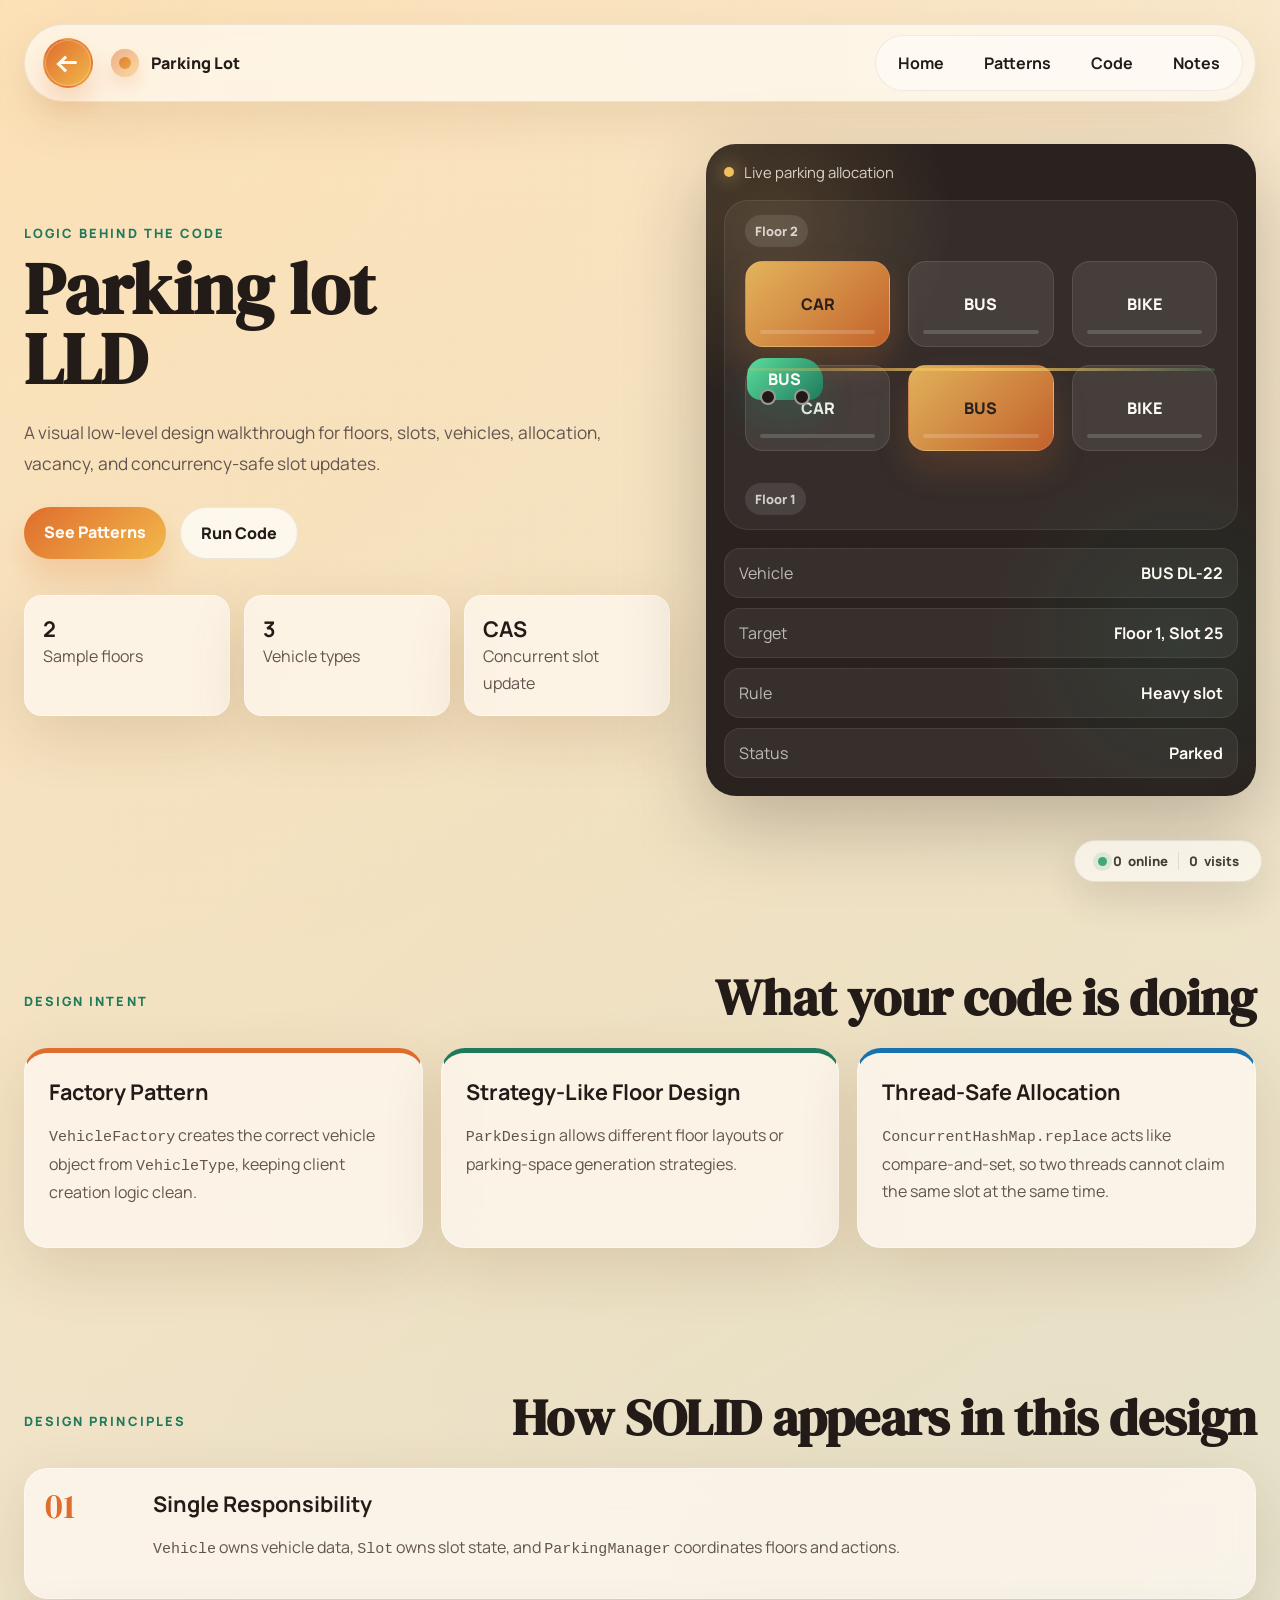
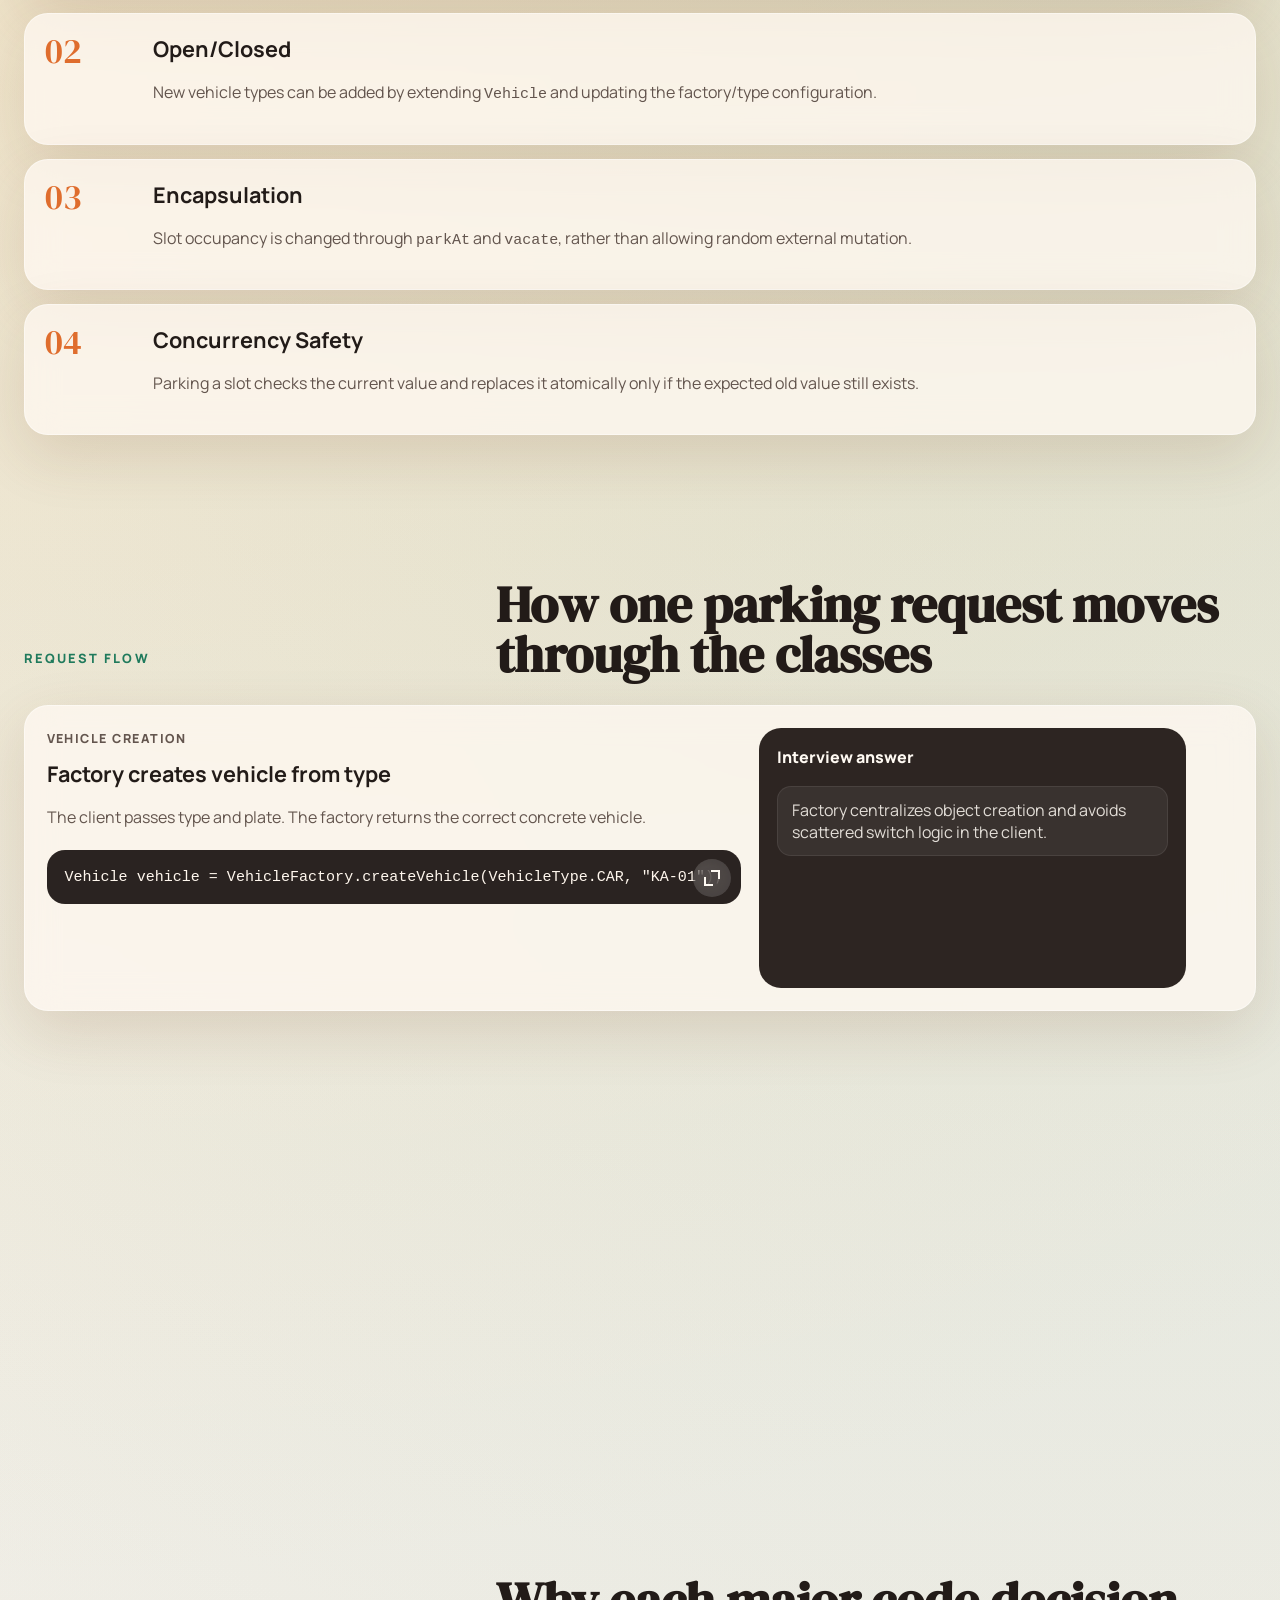
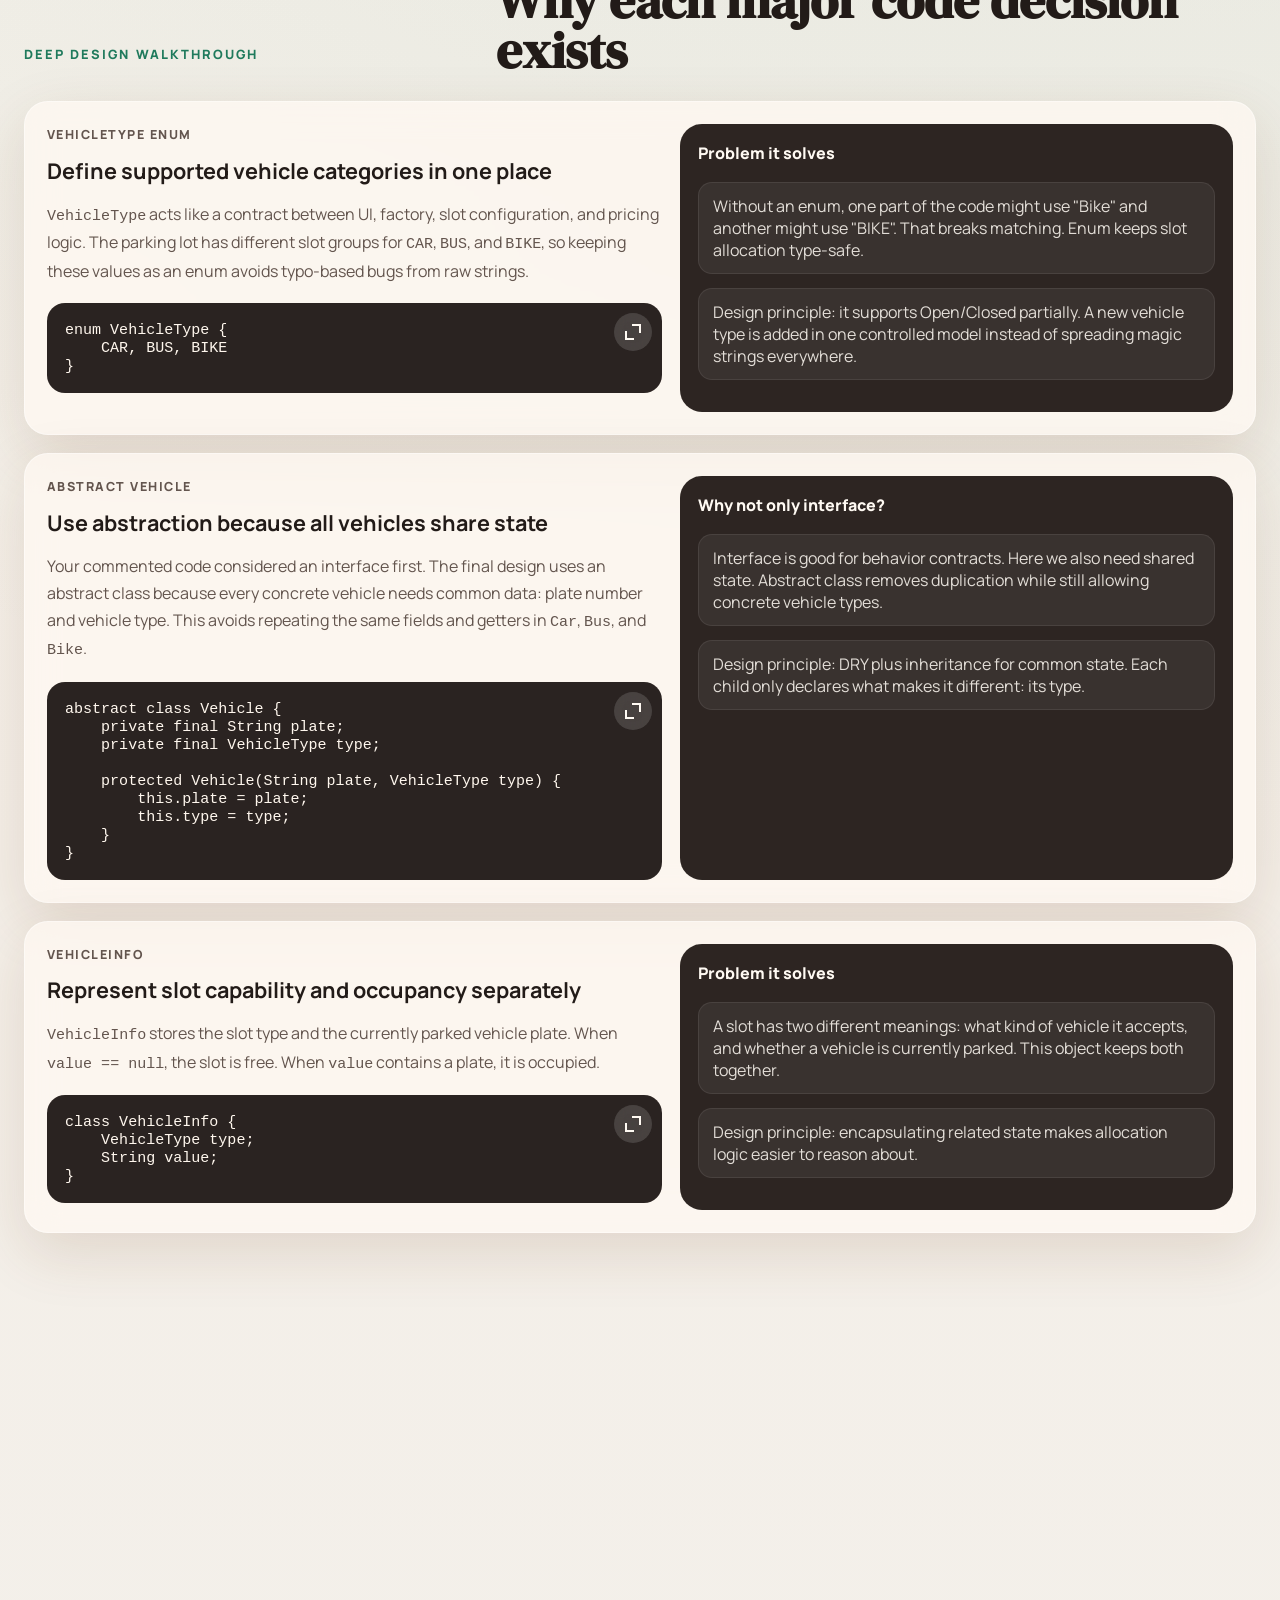
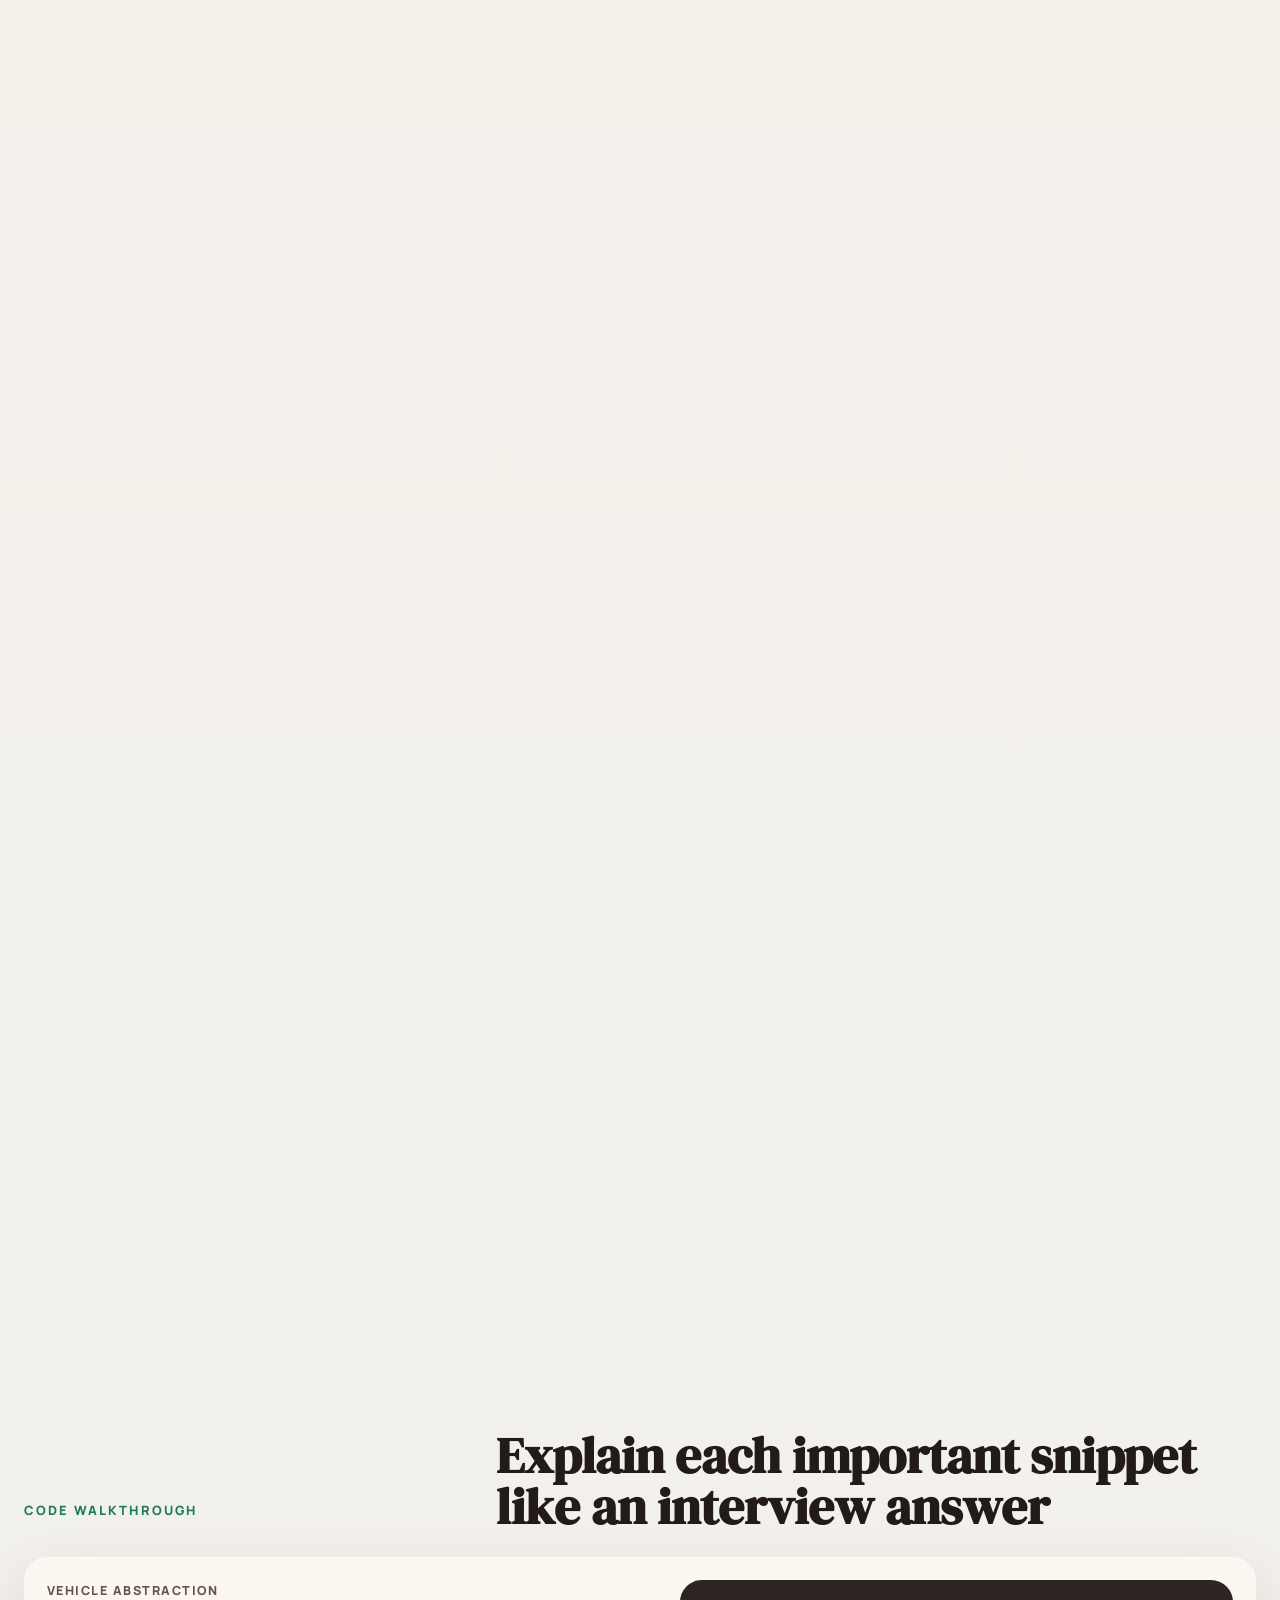
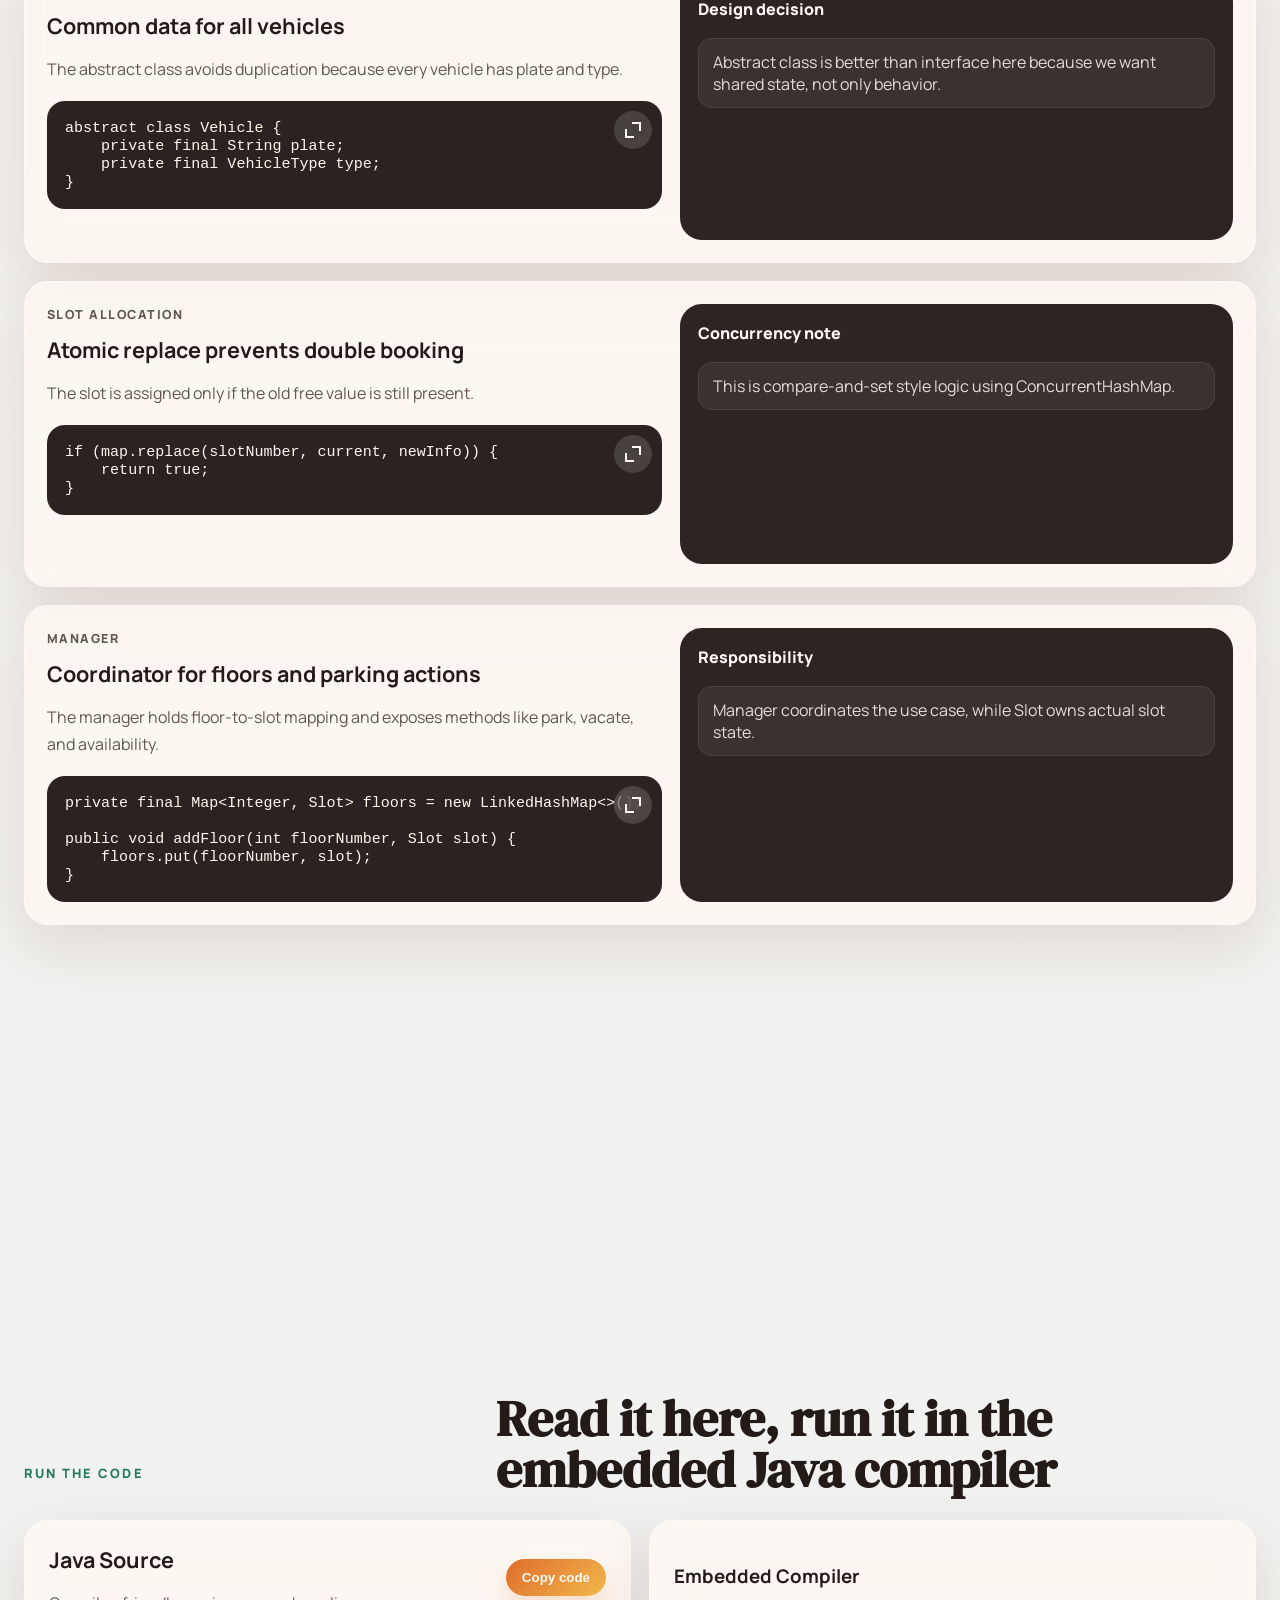
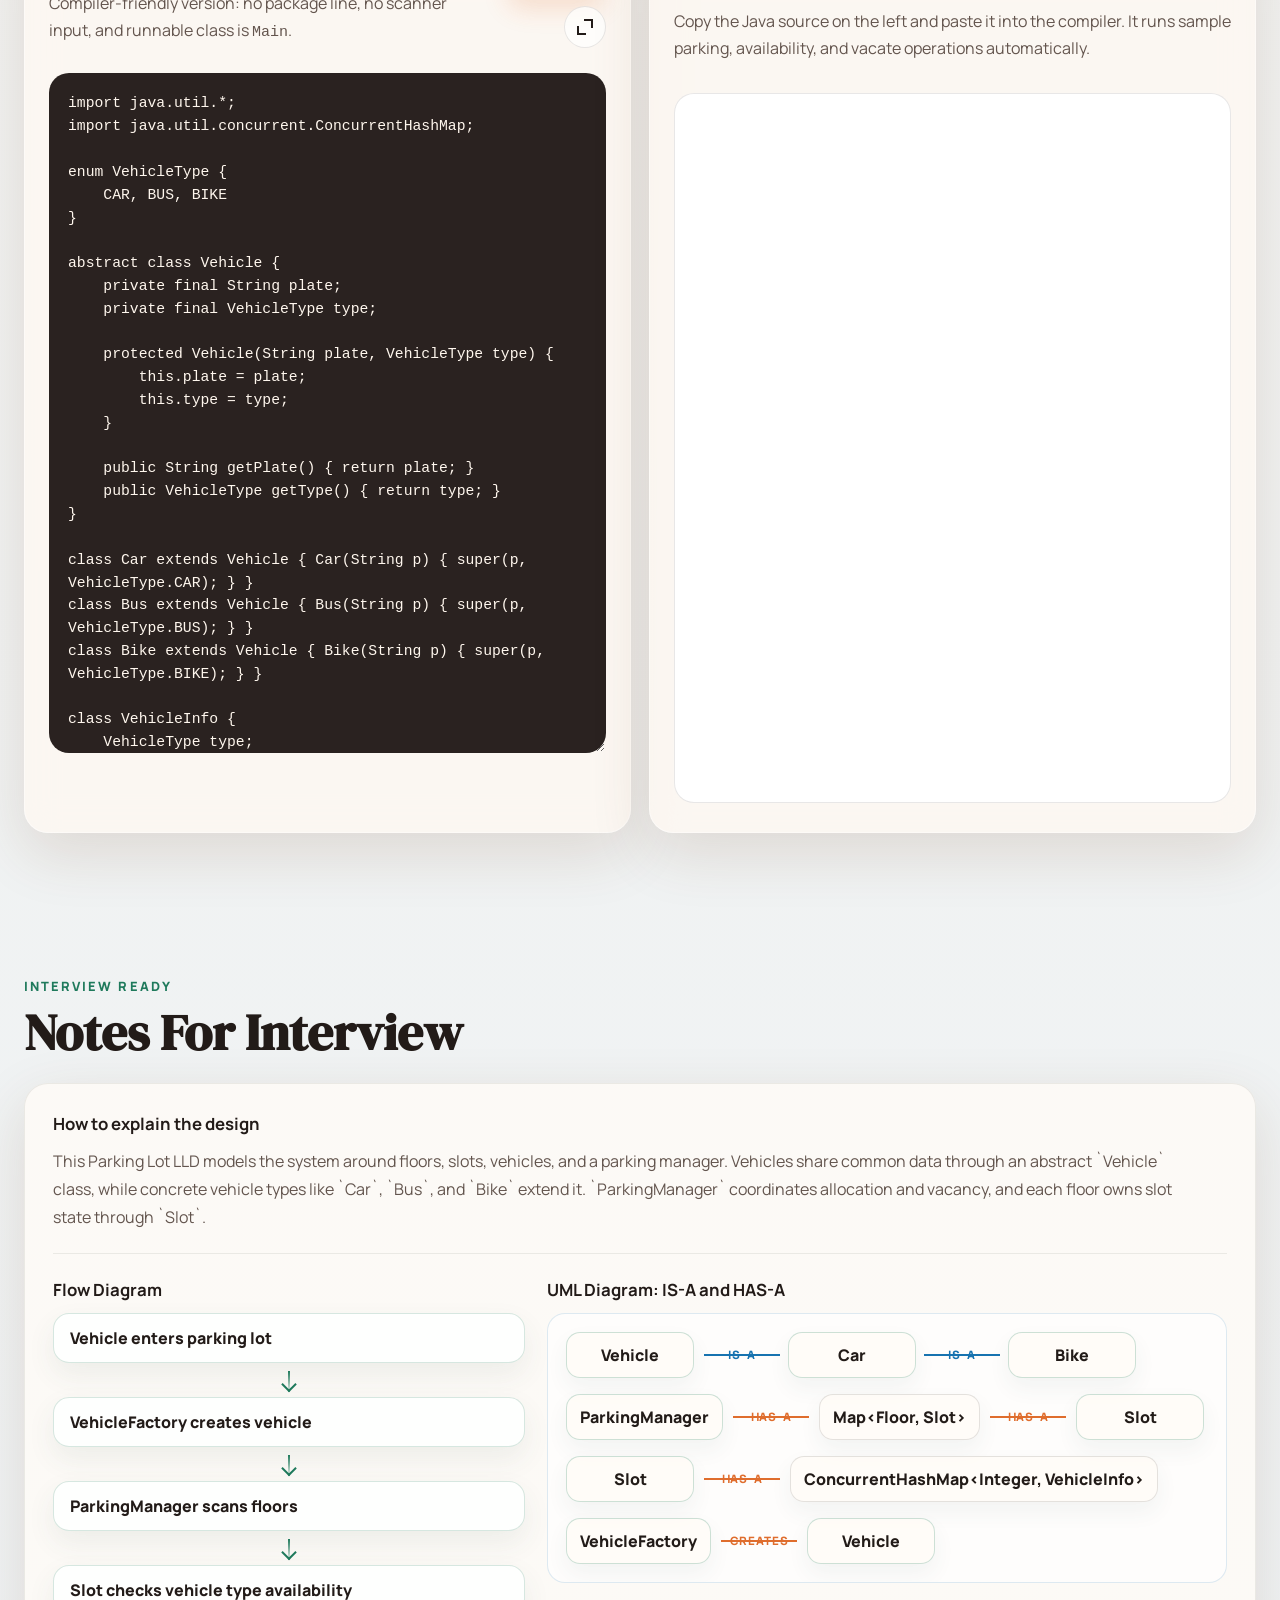
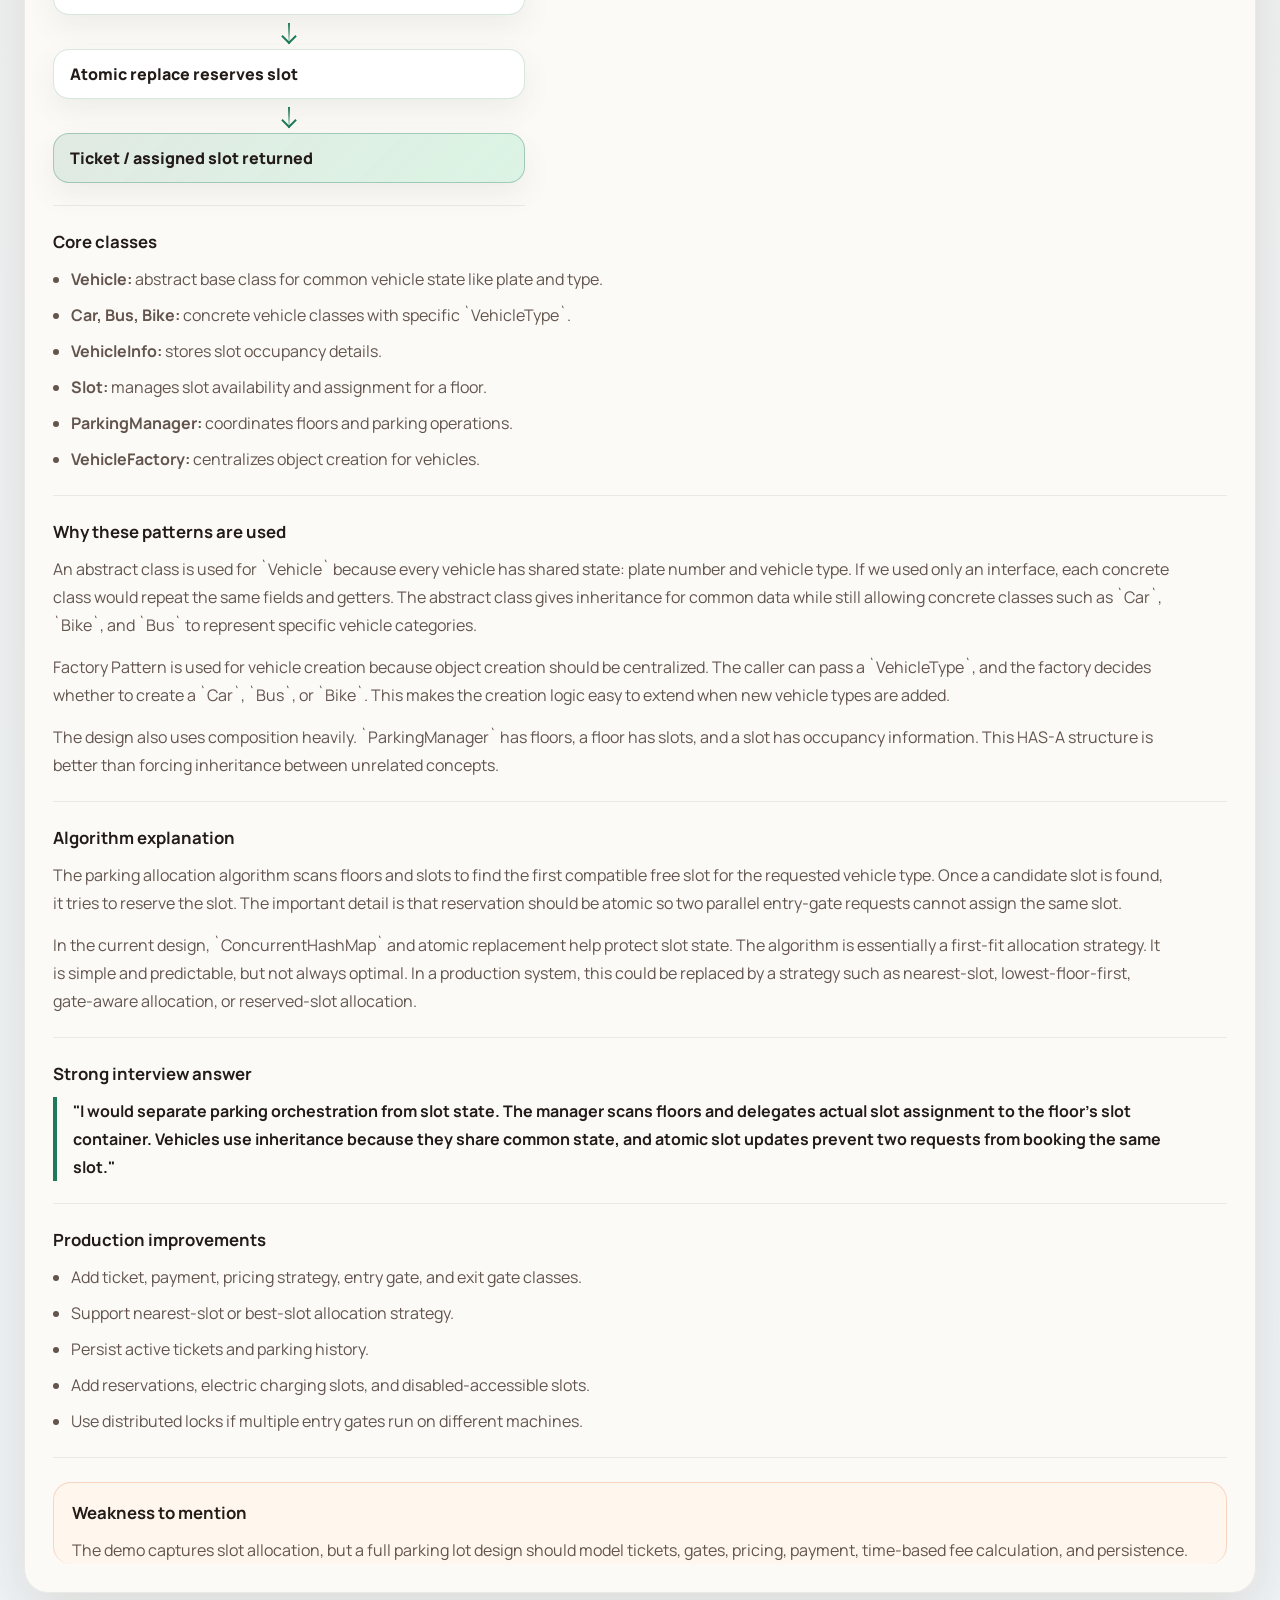
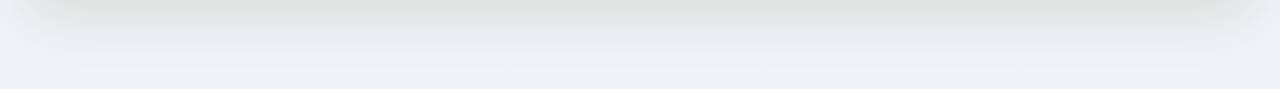
<file: parking-lot-page/index.html>
<!DOCTYPE html>
<html lang="en">
<head>
  <meta charset="UTF-8">
  <meta name="viewport" content="width=device-width, initial-scale=1.0">
  <title>Parking Lot LLD</title>
  <link rel="preconnect" href="https://fonts.googleapis.com">
  <link rel="preconnect" href="https://fonts.gstatic.com" crossorigin>
  <link href="https://fonts.googleapis.com/css2?family=DM+Serif+Display:ital@0;1&family=Manrope:wght@400;500;600;700;800&display=swap" rel="stylesheet">
  <link rel="stylesheet" href="styles.css">
  <link rel="stylesheet" href="../interview-notes.css">
  <link rel="stylesheet" href="../visitor-tracker.css">
</head>
<body>
  <div class="page-shell">
    <header class="hero">
      <nav class="topbar">
        <button class="back-button" id="backButton" type="button" aria-label="Go back"><span class="back-icon" aria-hidden="true"></span></button>
        <div class="brand"><span class="brand-mark"></span><span>Parking Lot</span></div>
        <div class="nav-group">
          <a class="nav-pill" href="../index.html">Home</a>
          <a class="nav-pill" href="#patterns">Patterns</a>
          <a class="nav-pill" href="#run-code">Code</a>
          <a class="nav-pill" href="#interview-notes">Notes</a>
        </div>
      </nav>

      <div class="hero-grid">
        <section class="hero-copy">
          <p class="eyebrow">Logic Behind The Code</p>
          <h1>Parking lot LLD</h1>
          <p class="hero-text">A visual low-level design walkthrough for floors, slots, vehicles, allocation, vacancy, and concurrency-safe slot updates.</p>
          <div class="hero-actions">
            <a class="cta primary" href="#patterns">See Patterns</a>
            <a class="cta secondary" href="#run-code">Run Code</a>
          </div>
          <div class="hero-metrics">
            <article><strong>2</strong><span>Sample floors</span></article>
            <article><strong>3</strong><span>Vehicle types</span></article>
            <article><strong>CAS</strong><span>Concurrent slot update</span></article>
          </div>
        </section>

        <aside class="hero-visual">
          <div class="visual-card">
            <div class="visual-header"><span class="status-dot"></span><span>Live parking allocation</span></div>
            <div class="garage-stage">
              <div class="floor-label top">Floor 2</div>
              <div class="floor-label bottom">Floor 1</div>
              <div class="garage-grid" id="garageGrid">
                <span class="slot car active">CAR</span>
                <span class="slot bus">BUS</span>
                <span class="slot bike">BIKE</span>
                <span class="slot car">CAR</span>
                <span class="slot bus active">BUS</span>
                <span class="slot bike">BIKE</span>
              </div>
              <div class="vehicle-token" id="vehicleToken">CAR</div>
              <div class="gate-line"></div>
            </div>
            <div class="turn-console">
              <div class="console-row"><span>Vehicle</span><strong id="heroVehicle">CAR KA-01</strong></div>
              <div class="console-row"><span>Target</span><strong id="heroTarget">Floor 1, Slot 4</strong></div>
              <div class="console-row"><span>Rule</span><strong id="heroRule">Type match</strong></div>
              <div class="console-row"><span>Status</span><strong id="heroStatus">Parked</strong></div>
            </div>
          </div>
        </aside>
      </div>
    </header>

    <main>
      <section class="section" id="patterns">
        <div class="section-heading"><p class="eyebrow">Design Intent</p><h2>What your code is doing</h2></div>
        <div class="logic-grid">
          <article class="info-card accent-orange reveal"><h3>Factory Pattern</h3><p><code>VehicleFactory</code> creates the correct vehicle object from <code>VehicleType</code>, keeping client creation logic clean.</p></article>
          <article class="info-card accent-green reveal"><h3>Strategy-Like Floor Design</h3><p><code>ParkDesign</code> allows different floor layouts or parking-space generation strategies.</p></article>
          <article class="info-card accent-blue reveal"><h3>Thread-Safe Allocation</h3><p><code>ConcurrentHashMap.replace</code> acts like compare-and-set, so two threads cannot claim the same slot at the same time.</p></article>
        </div>
      </section>

      <section class="section" id="solid">
        <div class="section-heading"><p class="eyebrow">Design Principles</p><h2>How SOLID appears in this design</h2></div>
        <div class="timeline">
          <article class="timeline-step reveal"><span class="step-number">01</span><div><h3>Single Responsibility</h3><p><code>Vehicle</code> owns vehicle data, <code>Slot</code> owns slot state, and <code>ParkingManager</code> coordinates floors and actions.</p></div></article>
          <article class="timeline-step reveal"><span class="step-number">02</span><div><h3>Open/Closed</h3><p>New vehicle types can be added by extending <code>Vehicle</code> and updating the factory/type configuration.</p></div></article>
          <article class="timeline-step reveal"><span class="step-number">03</span><div><h3>Encapsulation</h3><p>Slot occupancy is changed through <code>parkAt</code> and <code>vacate</code>, rather than allowing random external mutation.</p></div></article>
          <article class="timeline-step reveal"><span class="step-number">04</span><div><h3>Concurrency Safety</h3><p>Parking a slot checks the current value and replaces it atomically only if the expected old value still exists.</p></div></article>
        </div>
      </section>

      <section class="section" id="flow">
        <div class="section-heading"><p class="eyebrow">Request Flow</p><h2>How one parking request moves through the classes</h2></div>
        <div class="algorithm-stack">
          <article class="algorithm-card reveal"><div class="algorithm-copy"><p class="algorithm-tag">Vehicle Creation</p><h3>Factory creates vehicle from type</h3><p>The client passes type and plate. The factory returns the correct concrete vehicle.</p><pre><code>Vehicle vehicle = VehicleFactory.createVehicle(VehicleType.CAR, "KA-01");</code></pre></div><div class="algorithm-visual"><div class="visual-title">Interview answer</div><div class="reason-card">Factory centralizes object creation and avoids scattered switch logic in the client.</div></div></article>
          <article class="algorithm-card reveal"><div class="algorithm-copy"><p class="algorithm-tag">Parking Flow</p><h3>Manager finds floor and updates slot</h3><p>The manager checks the floor, reads the selected slot, verifies it is free, then atomically assigns the plate.</p><pre><code>boolean parked = manager.parkAt(1, 4, vehicle.getPlate());</code></pre></div><div class="algorithm-visual"><div class="visual-title">Runtime path</div><div class="flow-map"><span>Client</span><span>VehicleFactory</span><span>ParkingManager</span><span>Slot</span><span>VehicleInfo</span></div></div></article>
        </div>
      </section>

      <section class="section" id="deep-dive">
        <div class="section-heading"><p class="eyebrow">Deep Design Walkthrough</p><h2>Why each major code decision exists</h2></div>
        <div class="algorithm-stack">
          <article class="algorithm-card reveal">
            <div class="algorithm-copy">
              <p class="algorithm-tag">VehicleType Enum</p>
              <h3>Define supported vehicle categories in one place</h3>
              <p><code>VehicleType</code> acts like a contract between UI, factory, slot configuration, and pricing logic. The parking lot has different slot groups for <code>CAR</code>, <code>BUS</code>, and <code>BIKE</code>, so keeping these values as an enum avoids typo-based bugs from raw strings.</p>
              <pre><code>enum VehicleType {
    CAR, BUS, BIKE
}</code></pre>
            </div>
            <div class="algorithm-visual">
              <div class="visual-title">Problem it solves</div>
              <div class="reason-card">Without an enum, one part of the code might use "Bike" and another might use "BIKE". That breaks matching. Enum keeps slot allocation type-safe.</div>
              <div class="reason-card">Design principle: it supports Open/Closed partially. A new vehicle type is added in one controlled model instead of spreading magic strings everywhere.</div>
            </div>
          </article>

          <article class="algorithm-card reveal">
            <div class="algorithm-copy">
              <p class="algorithm-tag">Abstract Vehicle</p>
              <h3>Use abstraction because all vehicles share state</h3>
              <p>Your commented code considered an interface first. The final design uses an abstract class because every concrete vehicle needs common data: plate number and vehicle type. This avoids repeating the same fields and getters in <code>Car</code>, <code>Bus</code>, and <code>Bike</code>.</p>
              <pre><code>abstract class Vehicle {
    private final String plate;
    private final VehicleType type;

    protected Vehicle(String plate, VehicleType type) {
        this.plate = plate;
        this.type = type;
    }
}</code></pre>
            </div>
            <div class="algorithm-visual">
              <div class="visual-title">Why not only interface?</div>
              <div class="reason-card">Interface is good for behavior contracts. Here we also need shared state. Abstract class removes duplication while still allowing concrete vehicle types.</div>
              <div class="reason-card">Design principle: DRY plus inheritance for common state. Each child only declares what makes it different: its type.</div>
            </div>
          </article>

          <article class="algorithm-card reveal">
            <div class="algorithm-copy">
              <p class="algorithm-tag">VehicleInfo</p>
              <h3>Represent slot capability and occupancy separately</h3>
              <p><code>VehicleInfo</code> stores the slot type and the currently parked vehicle plate. When <code>value == null</code>, the slot is free. When <code>value</code> contains a plate, it is occupied.</p>
              <pre><code>class VehicleInfo {
    VehicleType type;
    String value;
}</code></pre>
            </div>
            <div class="algorithm-visual">
              <div class="visual-title">Problem it solves</div>
              <div class="reason-card">A slot has two different meanings: what kind of vehicle it accepts, and whether a vehicle is currently parked. This object keeps both together.</div>
              <div class="reason-card">Design principle: encapsulating related state makes allocation logic easier to reason about.</div>
            </div>
          </article>

          <article class="algorithm-card reveal">
            <div class="algorithm-copy">
              <p class="algorithm-tag">Slot Initialization</p>
              <h3>Pre-configure slot ranges by vehicle type</h3>
              <p>The <code>Slot</code> constructor creates a floor layout. In your code, slots <code>1-19</code> are for cars, <code>21-49</code> are for buses, and <code>51-99</code> are for bikes.</p>
              <pre><code>public Slot() {
    initSlot(1, 20, VehicleType.CAR);
    initSlot(21, 50, VehicleType.BUS);
    initSlot(51, 100, VehicleType.BIKE);
}</code></pre>
            </div>
            <div class="algorithm-visual">
              <div class="visual-title">Important interview note</div>
              <div class="reason-card">The loop uses <code>i &lt; en</code>, so <code>initSlot(1, 20)</code> creates slots 1 through 19, not 1 through 20.</div>
              <div class="reason-card">Design improvement: make this configurable later with floor config instead of hardcoding ranges.</div>
            </div>
          </article>

          <article class="algorithm-card reveal">
            <div class="algorithm-copy">
              <p class="algorithm-tag">ConcurrentHashMap</p>
              <h3>Protect slot state during parallel parking</h3>
              <p>A real parking lot can have many entry points. Two vehicles may try to park in the same slot at nearly the same time. <code>ConcurrentHashMap</code> gives safe concurrent access to slot state.</p>
              <pre><code>private ConcurrentHashMap&lt;Integer, VehicleInfo&gt; slotArray =
    new ConcurrentHashMap&lt;&gt;();</code></pre>
            </div>
            <div class="algorithm-visual">
              <div class="visual-title">Problem it solves</div>
              <div class="reason-card">Normal <code>HashMap</code> is unsafe when multiple threads read/write together. It can cause inconsistent state.</div>
              <div class="reason-card">Design principle: thread safety belongs close to shared mutable data.</div>
            </div>
          </article>

          <article class="algorithm-card reveal">
            <div class="algorithm-copy">
              <p class="algorithm-tag">Atomic Allocation</p>
              <h3>Use replace(old, new) to avoid double booking</h3>
              <p>The allocation logic first reads the current slot value. It only replaces the slot if the value is still the same object. If another thread already parked there, replace fails.</p>
              <pre><code>if (slotArray.replace(slot, current, newInfo)) {
    allocated.add(slot);
}</code></pre>
            </div>
            <div class="algorithm-visual">
              <div class="visual-title">Why this matters</div>
              <div class="reason-card">This is compare-and-set style logic. It prevents two vehicles from occupying the same slot.</div>
              <div class="reason-card">Design principle: correctness under concurrency. The check and update become one atomic operation.</div>
            </div>
          </article>

          <article class="algorithm-card reveal">
            <div class="algorithm-copy">
              <p class="algorithm-tag">Vacate Logic</p>
              <h3>Free a slot without changing its vehicle type</h3>
              <p>When a vehicle exits, the slot should become free but still remain a car/bus/bike slot. That is why <code>vacate</code> creates new <code>VehicleInfo(current.type, null)</code>.</p>
              <pre><code>VehicleInfo newInfo = new VehicleInfo(current.type, null);
return slotArray.replace(slotNumber, current, newInfo);</code></pre>
            </div>
            <div class="algorithm-visual">
              <div class="visual-title">Problem it solves</div>
              <div class="reason-card">Vacating should remove occupancy, not erase slot configuration.</div>
              <div class="reason-card">Design principle: preserve invariant. Slot type is permanent; parked plate is temporary.</div>
            </div>
          </article>

          <article class="algorithm-card reveal">
            <div class="algorithm-copy">
              <p class="algorithm-tag">ParkingManager</p>
              <h3>Separate orchestration from raw slot storage</h3>
              <p><code>ParkingManager</code> keeps a map of floor number to slot layout. It exposes high-level operations like availability, park, vacate, and print across floors.</p>
              <pre><code>private final Map&lt;Integer, Slot&gt; floors = new LinkedHashMap&lt;&gt;();

public void addFloor(int floorNumber, Slot slot) {
    floors.put(floorNumber, slot);
}</code></pre>
            </div>
            <div class="algorithm-visual">
              <div class="visual-title">Problem it solves</div>
              <div class="reason-card">The client should not manually inspect every floor and every slot. Manager gives one clean coordinator.</div>
              <div class="reason-card">Design principle: Facade-like orchestration. The client calls intent-based methods.</div>
            </div>
          </article>
        </div>
      </section>

      <section class="section" id="snippets">
        <div class="section-heading"><p class="eyebrow">Code Walkthrough</p><h2>Explain each important snippet like an interview answer</h2></div>
        <div class="algorithm-stack">
          <article class="algorithm-card reveal"><div class="algorithm-copy"><p class="algorithm-tag">Vehicle Abstraction</p><h3>Common data for all vehicles</h3><p>The abstract class avoids duplication because every vehicle has plate and type.</p><pre><code>abstract class Vehicle {
    private final String plate;
    private final VehicleType type;
}</code></pre></div><div class="algorithm-visual"><div class="visual-title">Design decision</div><div class="reason-card">Abstract class is better than interface here because we want shared state, not only behavior.</div></div></article>
          <article class="algorithm-card reveal"><div class="algorithm-copy"><p class="algorithm-tag">Slot Allocation</p><h3>Atomic replace prevents double booking</h3><p>The slot is assigned only if the old free value is still present.</p><pre><code>if (map.replace(slotNumber, current, newInfo)) {
    return true;
}</code></pre></div><div class="algorithm-visual"><div class="visual-title">Concurrency note</div><div class="reason-card">This is compare-and-set style logic using ConcurrentHashMap.</div></div></article>
          <article class="algorithm-card reveal"><div class="algorithm-copy"><p class="algorithm-tag">Manager</p><h3>Coordinator for floors and parking actions</h3><p>The manager holds floor-to-slot mapping and exposes methods like park, vacate, and availability.</p><pre><code>private final Map&lt;Integer, Slot&gt; floors = new LinkedHashMap&lt;&gt;();

public void addFloor(int floorNumber, Slot slot) {
    floors.put(floorNumber, slot);
}</code></pre></div><div class="algorithm-visual"><div class="visual-title">Responsibility</div><div class="reason-card">Manager coordinates the use case, while Slot owns actual slot state.</div></div></article>
          <article class="algorithm-card reveal"><div class="algorithm-copy"><p class="algorithm-tag">Vehicle Factory</p><h3>Create concrete vehicles at runtime</h3><p>The caller does not need to directly instantiate <code>Car</code>, <code>Bus</code>, or <code>Bike</code>.</p><pre><code>switch (type) {
    case CAR: return new Car(noPlate);
    case BUS: return new Bus(noPlate);
    case BIKE: return new Bike(noPlate);
}</code></pre></div><div class="algorithm-visual"><div class="visual-title">Pattern</div><div class="reason-card">This is Factory Pattern. It keeps creation logic in one place.</div></div></article>
        </div>
      </section>

      <section class="section" id="run-code">
        <div class="section-heading"><p class="eyebrow">Run The Code</p><h2>Read it here, run it in the embedded Java compiler</h2></div>
        <div class="compiler-layout">
          <article class="panel code-panel reveal">
            <div class="code-panel-header"><div><h3>Java Source</h3><p class="compiler-note">Compiler-friendly version: no package line, no scanner input, and runnable class is <code>Main</code>.</p></div><div class="code-actions"><button class="copy-button" id="copyCodeButton" type="button">Copy code</button><button class="copy-button secondary-button icon-button" id="expandCodeButton" type="button" aria-label="Expand full code"><span class="expand-icon" aria-hidden="true"></span></button></div></div>
            <textarea id="javaSource" class="code-textarea" spellcheck="false" readonly>import java.util.*;
import java.util.concurrent.ConcurrentHashMap;

enum VehicleType {
    CAR, BUS, BIKE
}

abstract class Vehicle {
    private final String plate;
    private final VehicleType type;

    protected Vehicle(String plate, VehicleType type) {
        this.plate = plate;
        this.type = type;
    }

    public String getPlate() { return plate; }
    public VehicleType getType() { return type; }
}

class Car extends Vehicle { Car(String p) { super(p, VehicleType.CAR); } }
class Bus extends Vehicle { Bus(String p) { super(p, VehicleType.BUS); } }
class Bike extends Vehicle { Bike(String p) { super(p, VehicleType.BIKE); } }

class VehicleInfo {
    VehicleType type;
    String value;

    public VehicleInfo(VehicleType type, String value) {
        this.type = type;
        this.value = value;
    }
}

class Slot {
    private ConcurrentHashMap<Integer, VehicleInfo> slotArray = new ConcurrentHashMap<>();

    public Slot() {
        initSlot(1, 20, VehicleType.CAR);
        initSlot(21, 50, VehicleType.BUS);
        initSlot(51, 100, VehicleType.BIKE);
    }

    private void initSlot(int st, int en, VehicleType type) {
        for (int i = st; i < en; i++) {
            slotArray.put(i, new VehicleInfo(type, null));
        }
    }

    public ConcurrentHashMap<Integer, VehicleInfo> getSlotArray() {
        return slotArray;
    }

    public boolean vacate(int slotNumber) {
        VehicleInfo current = slotArray.get(slotNumber);
        if (current == null || current.value == null) return false;
        VehicleInfo newInfo = new VehicleInfo(current.type, null);
        return slotArray.replace(slotNumber, current, newInfo);
    }
}

class ParkingManager {
    private final Map<Integer, Slot> floors = new LinkedHashMap<>();

    public void addFloor(int floorNumber, Slot slot) {
        floors.put(floorNumber, slot);
    }

    public List<Integer> getAvailableSlots(int floorNumber, VehicleType type) {
        Slot slot = floors.get(floorNumber);
        List<Integer> available = new ArrayList<>();
        if (slot == null) return available;
        for (Map.Entry<Integer, VehicleInfo> entry : slot.getSlotArray().entrySet()) {
            VehicleInfo info = entry.getValue();
            if (info != null && info.type == type && info.value == null) {
                available.add(entry.getKey());
            }
        }
        Collections.sort(available);
        return available;
    }

    public boolean parkAt(int floorNumber, int slotNumber, String plate) {
        Slot slot = floors.get(floorNumber);
        if (slot == null) return false;
        ConcurrentHashMap<Integer, VehicleInfo> map = slot.getSlotArray();
        VehicleInfo current = map.get(slotNumber);
        if (current == null || current.value != null) return false;
        VehicleInfo newInfo = new VehicleInfo(current.type, plate);
        return map.replace(slotNumber, current, newInfo);
    }

    public boolean vacate(int floorNumber, int slotNumber) {
        Slot slot = floors.get(floorNumber);
        if (slot == null) return false;
        return slot.vacate(slotNumber);
    }

    public void printAvailabilityAcrossFloors() {
        for (Map.Entry<Integer, Slot> floorEntry : floors.entrySet()) {
            int floorNum = floorEntry.getKey();
            System.out.println("\nFloor " + floorNum + " availability:");
            Map<VehicleType, List<Integer>> available = new EnumMap<>(VehicleType.class);
            Map<VehicleType, List<String>> occupied = new EnumMap<>(VehicleType.class);
            for (VehicleType type : VehicleType.values()) {
                available.put(type, new ArrayList<>());
                occupied.put(type, new ArrayList<>());
            }
            for (Map.Entry<Integer, VehicleInfo> entry : floorEntry.getValue().getSlotArray().entrySet()) {
                int slotNum = entry.getKey();
                VehicleInfo info = entry.getValue();
                if (info.value == null) {
                    available.get(info.type).add(slotNum);
                } else {
                    occupied.get(info.type).add("slot " + slotNum + " -> " + info.value);
                }
            }
            for (VehicleType type : VehicleType.values()) {
                Collections.sort(available.get(type));
                System.out.println(type + " available = " + available.get(type));
                System.out.println(type + " occupied = " + occupied.get(type));
            }
        }
    }
}

class VehicleFactory {
    public static Vehicle createVehicle(VehicleType type, String noPlate) {
        switch (type) {
            case CAR: return new Car(noPlate);
            case BUS: return new Bus(noPlate);
            case BIKE: return new Bike(noPlate);
            default: throw new IllegalArgumentException("Unsupported vehicle type: " + type);
        }
    }
}

public class Main {
    public static void main(String[] args) {
        ParkingManager manager = new ParkingManager();
        manager.addFloor(1, new Slot());
        manager.addFloor(2, new Slot());

        Vehicle car = VehicleFactory.createVehicle(VehicleType.CAR, "KA-01-CAR");
        Vehicle bus = VehicleFactory.createVehicle(VehicleType.BUS, "DL-22-BUS");
        Vehicle bike = VehicleFactory.createVehicle(VehicleType.BIKE, "MH-09-BIKE");

        System.out.println("Initial availability");
        manager.printAvailabilityAcrossFloors();

        parkAndPrint(manager, 1, 4, car);
        parkAndPrint(manager, 1, 25, bus);
        parkAndPrint(manager, 2, 55, bike);

        System.out.println("\nAfter parking");
        manager.printAvailabilityAcrossFloors();

        System.out.println("\nVacating floor 1 slot 4: " + manager.vacate(1, 4));
        manager.printAvailabilityAcrossFloors();
    }

    private static void parkAndPrint(ParkingManager manager, int floor, int slot, Vehicle vehicle) {
        boolean parked = manager.parkAt(floor, slot, vehicle.getPlate());
        System.out.println("Park " + vehicle.getPlate() + " at floor " + floor + " slot " + slot + " -> " + parked);
    }
}</textarea>
          </article>
          <article class="panel compiler-panel reveal"><h3>Embedded Compiler</h3><p class="compiler-note">Copy the Java source on the left and paste it into the compiler. It runs sample parking, availability, and vacate operations automatically.</p><iframe class="compiler-frame" title="Embedded Java Compiler" src="https://onecompiler.com/embed/java?theme=light&amp;hideLanguageSelection=true" loading="lazy" frameborder="0"></iframe></article>
        </div>
      </section>
      <section class="section interview-notes" id="interview-notes">
        <div class="section-heading notes-heading">
          <p class="eyebrow">Interview Ready</p>
          <h2>Notes For Interview</h2>
        </div>

        <article class="notes-panel notes-single-card reveal">
          <div class="notes-section">
            <h3>How to explain the design</h3>
            <p>
              This Parking Lot LLD models the system around floors, slots, vehicles, and a parking manager. Vehicles
              share common data through an abstract `Vehicle` class, while concrete vehicle types like `Car`, `Bus`,
              and `Bike` extend it. `ParkingManager` coordinates allocation and vacancy, and each floor owns slot
              state through `Slot`.
            </p>
          </div>

          <div class="notes-diagram-grid">
            <section class="notes-section">
              <h3>Flow Diagram</h3>
              <div class="flow-diagram" aria-label="Parking lot flow diagram">
                <div class="flow-node">Vehicle enters parking lot</div>
                <div class="flow-arrow"></div>
                <div class="flow-node">VehicleFactory creates vehicle</div>
                <div class="flow-arrow"></div>
                <div class="flow-node">ParkingManager scans floors</div>
                <div class="flow-arrow"></div>
                <div class="flow-node">Slot checks vehicle type availability</div>
                <div class="flow-arrow"></div>
                <div class="flow-node">Atomic replace reserves slot</div>
                <div class="flow-arrow"></div>
                <div class="flow-node success">Ticket / assigned slot returned</div>
              </div>
            </section>

            <section class="notes-section">
              <h3>UML Diagram: IS-A and HAS-A</h3>
              <div class="uml-diagram" aria-label="Parking lot UML diagram with IS-A and HAS-A relationships">
                <div class="uml-row">
                  <div class="uml-box class-box">Vehicle</div>
                  <div class="uml-branch">
                    <div class="uml-link isa">IS-A</div>
                    <div class="uml-box class-box">Car</div>
                    <div class="uml-link isa">IS-A</div>
                    <div class="uml-box class-box">Bike</div>
                  </div>
                </div>
                <div class="uml-row">
                  <div class="uml-box class-box">ParkingManager</div>
                  <div class="uml-link hasa">HAS-A</div>
                  <div class="uml-box">Map&lt;Floor, Slot&gt;</div>
                  <div class="uml-link hasa">HAS-A</div>
                  <div class="uml-box class-box">Slot</div>
                </div>
                <div class="uml-row">
                  <div class="uml-box class-box">Slot</div>
                  <div class="uml-link hasa">HAS-A</div>
                  <div class="uml-box">ConcurrentHashMap&lt;Integer, VehicleInfo&gt;</div>
                </div>
                <div class="uml-row">
                  <div class="uml-box class-box">VehicleFactory</div>
                  <div class="uml-link hasa">CREATES</div>
                  <div class="uml-box class-box">Vehicle</div>
                </div>
              </div>
            </section>
          </div>

          <div class="notes-section">
            <h3>Core classes</h3>
            <ul class="notes-list">
              <li><strong>Vehicle:</strong> abstract base class for common vehicle state like plate and type.</li>
              <li><strong>Car, Bus, Bike:</strong> concrete vehicle classes with specific `VehicleType`.</li>
              <li><strong>VehicleInfo:</strong> stores slot occupancy details.</li>
              <li><strong>Slot:</strong> manages slot availability and assignment for a floor.</li>
              <li><strong>ParkingManager:</strong> coordinates floors and parking operations.</li>
              <li><strong>VehicleFactory:</strong> centralizes object creation for vehicles.</li>
            </ul>
          </div>

          <div class="notes-section">
            <h3>Why these patterns are used</h3>
            <p>
              An abstract class is used for `Vehicle` because every vehicle has shared state: plate number and vehicle
              type. If we used only an interface, each concrete class would repeat the same fields and getters. The
              abstract class gives inheritance for common data while still allowing concrete classes such as `Car`,
              `Bike`, and `Bus` to represent specific vehicle categories.
            </p>
            <p>
              Factory Pattern is used for vehicle creation because object creation should be centralized. The caller can
              pass a `VehicleType`, and the factory decides whether to create a `Car`, `Bus`, or `Bike`. This makes the
              creation logic easy to extend when new vehicle types are added.
            </p>
            <p>
              The design also uses composition heavily. `ParkingManager` has floors, a floor has slots, and a slot has
              occupancy information. This HAS-A structure is better than forcing inheritance between unrelated concepts.
            </p>
          </div>

          <div class="notes-section">
            <h3>Algorithm explanation</h3>
            <p>
              The parking allocation algorithm scans floors and slots to find the first compatible free slot for the
              requested vehicle type. Once a candidate slot is found, it tries to reserve the slot. The important detail
              is that reservation should be atomic so two parallel entry-gate requests cannot assign the same slot.
            </p>
            <p>
              In the current design, `ConcurrentHashMap` and atomic replacement help protect slot state. The algorithm
              is essentially a first-fit allocation strategy. It is simple and predictable, but not always optimal. In a
              production system, this could be replaced by a strategy such as nearest-slot, lowest-floor-first,
              gate-aware allocation, or reserved-slot allocation.
            </p>
          </div>

          <div class="notes-section">
            <h3>Strong interview answer</h3>
            <p class="quote-line">
              "I would separate parking orchestration from slot state. The manager scans floors and delegates actual
              slot assignment to the floor's slot container. Vehicles use inheritance because they share common state,
              and atomic slot updates prevent two requests from booking the same slot."
            </p>
          </div>

          <div class="notes-section">
            <h3>Production improvements</h3>
            <ul class="notes-list">
              <li>Add ticket, payment, pricing strategy, entry gate, and exit gate classes.</li>
              <li>Support nearest-slot or best-slot allocation strategy.</li>
              <li>Persist active tickets and parking history.</li>
              <li>Add reservations, electric charging slots, and disabled-accessible slots.</li>
              <li>Use distributed locks if multiple entry gates run on different machines.</li>
            </ul>
          </div>

          <div class="notes-section notes-caution">
            <h3>Weakness to mention</h3>
            <p>
              The demo captures slot allocation, but a full parking lot design should model tickets, gates, pricing,
              payment, time-based fee calculation, and persistence.
            </p>
          </div>
        </article>
      </section>
    </main>
  </div>
  <div class="code-modal" id="codeModal" aria-hidden="true"><div class="modal-toolbar"><strong id="codeModalTitle">Main.java</strong><button class="copy-button secondary-button" id="closeCodeButton" type="button">Close</button></div><textarea id="expandedJavaSource" class="modal-code" spellcheck="false" readonly></textarea></div>
  <script src="script.js"></script>
  <script src="../visitor-tracker.js"></script>
</body>
</html>
</file>
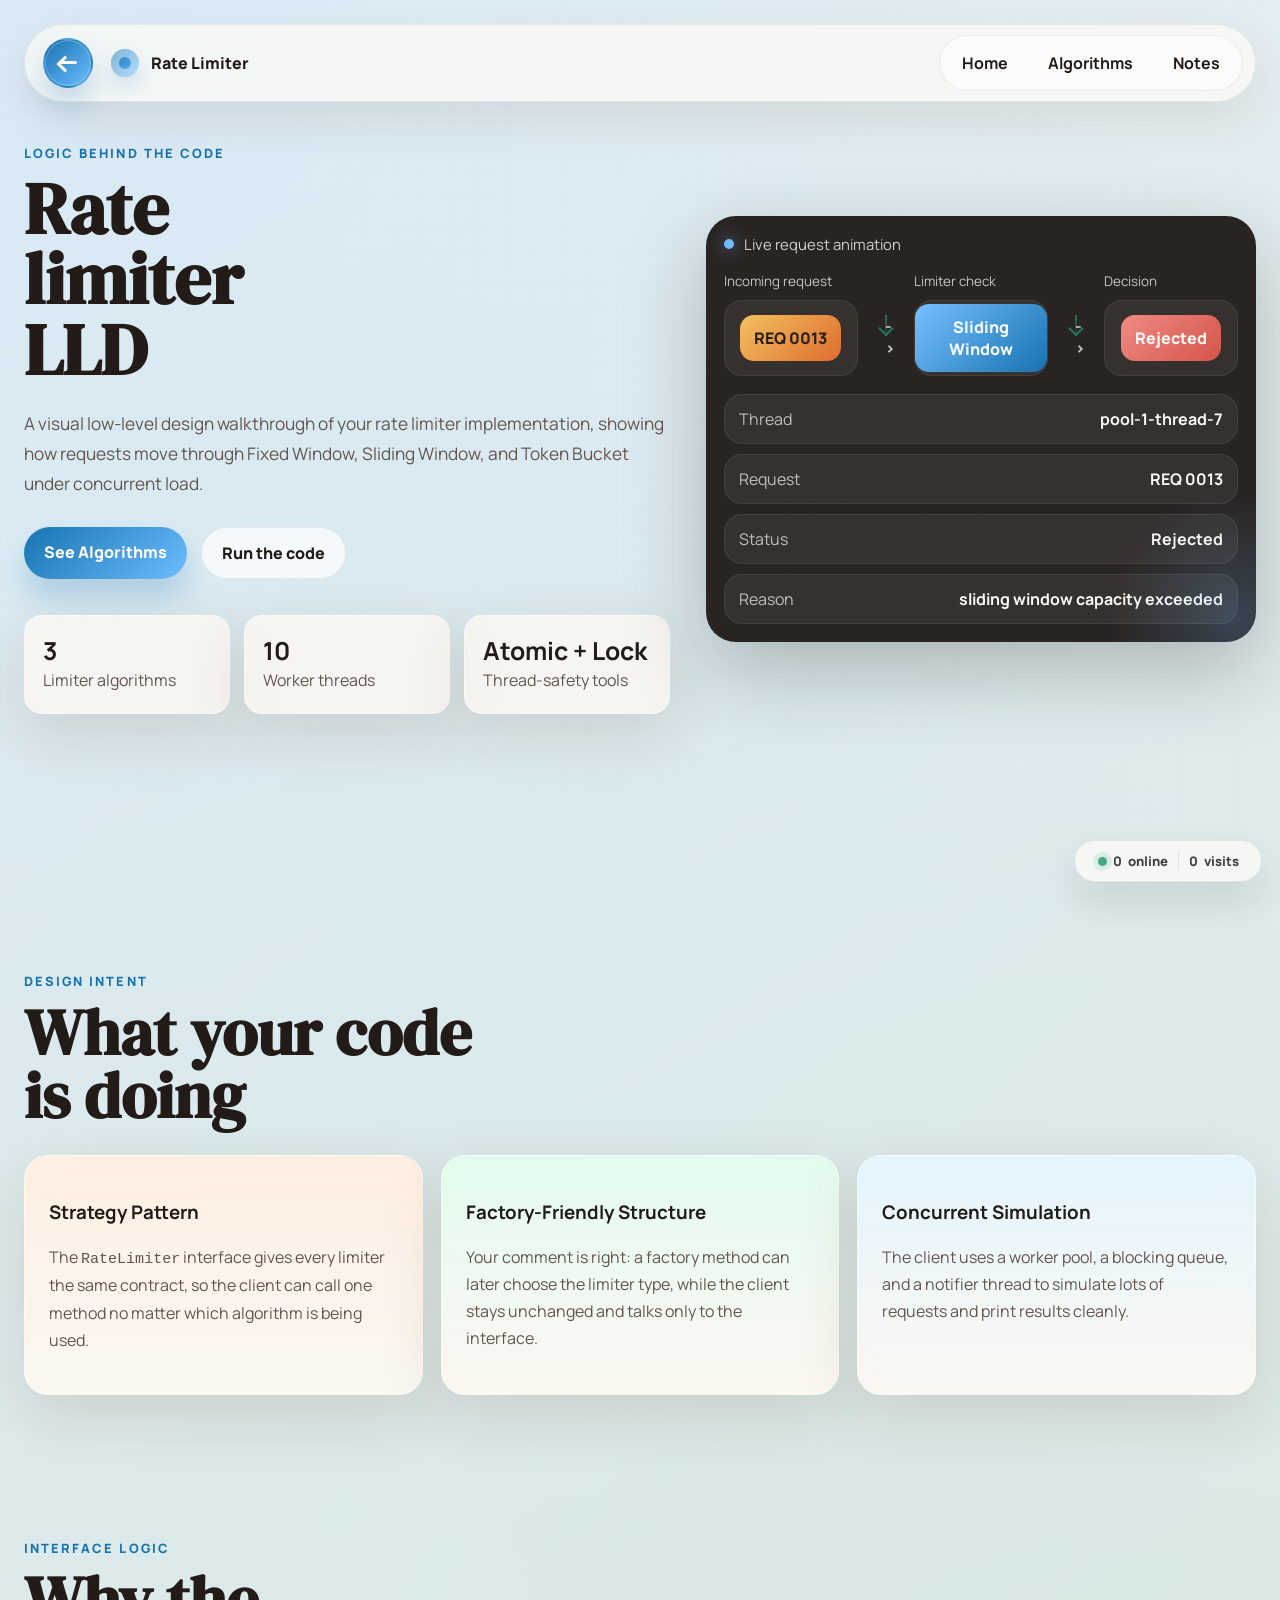
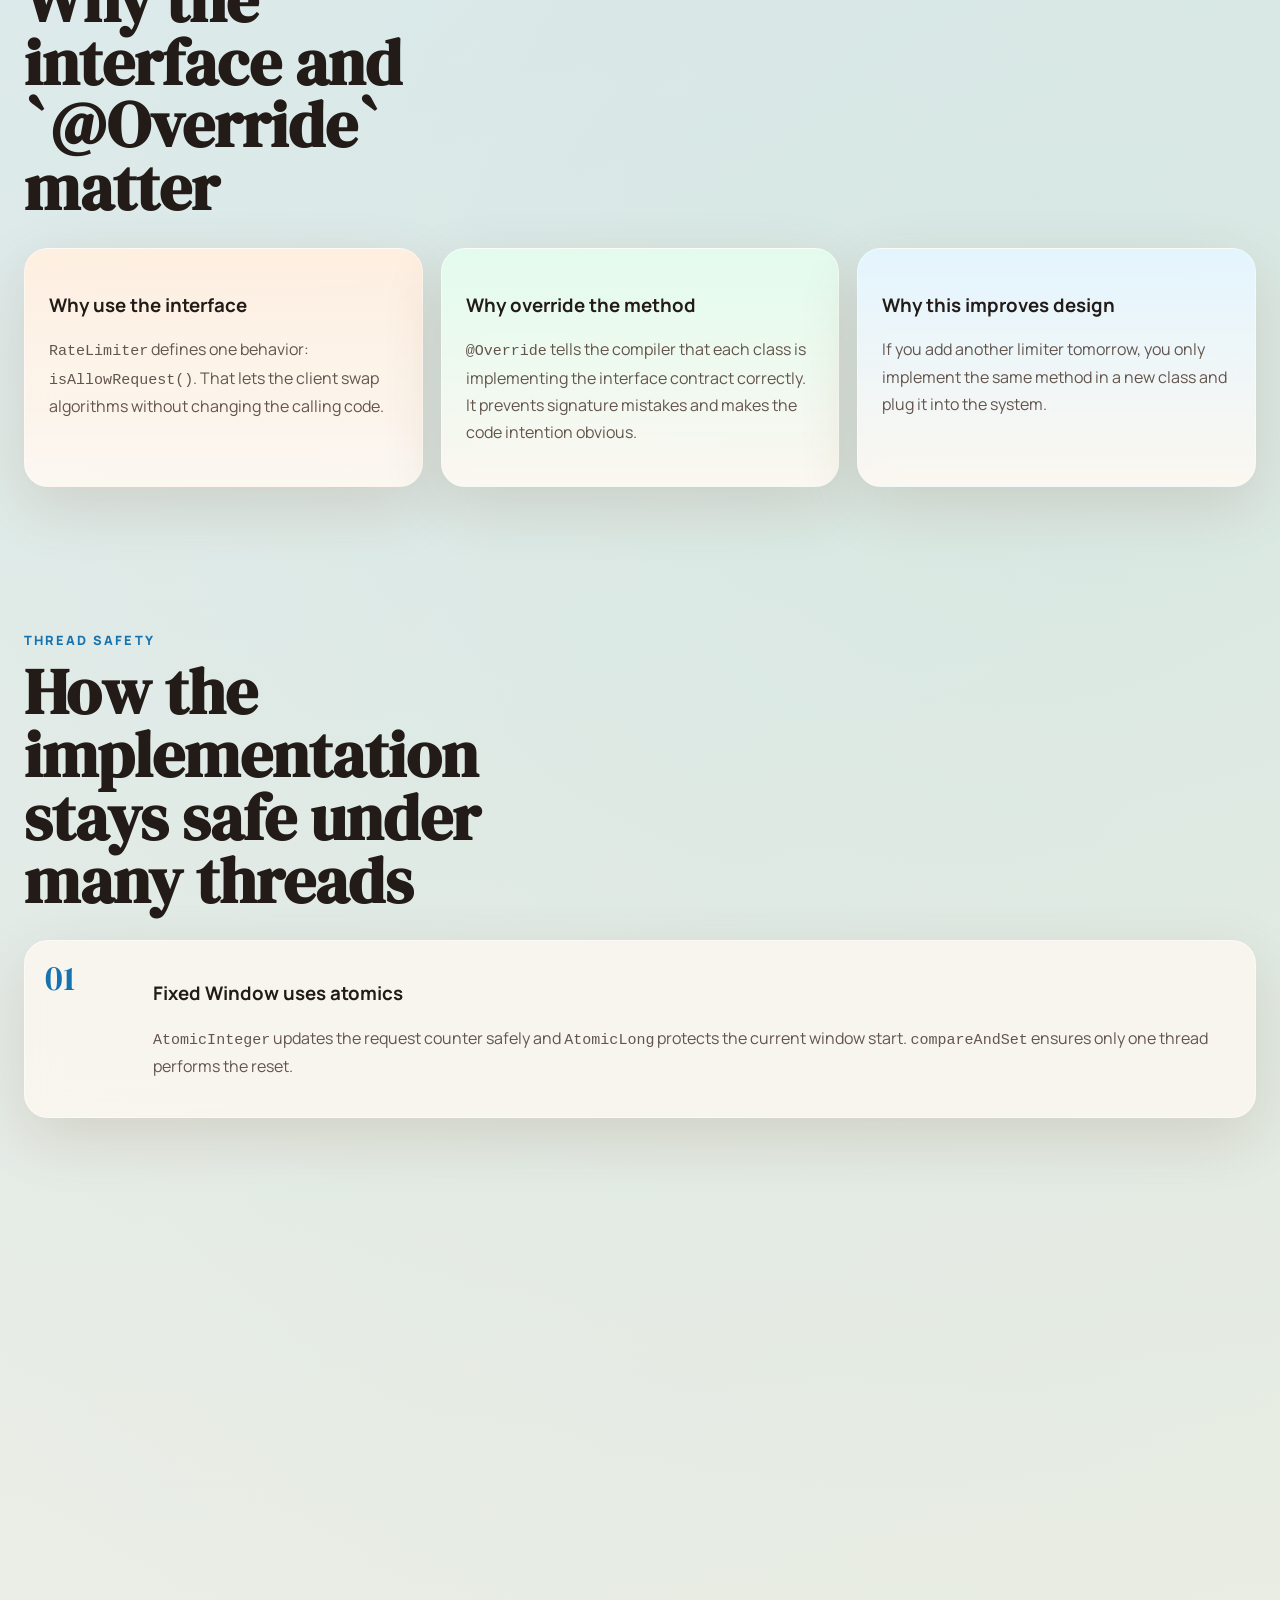
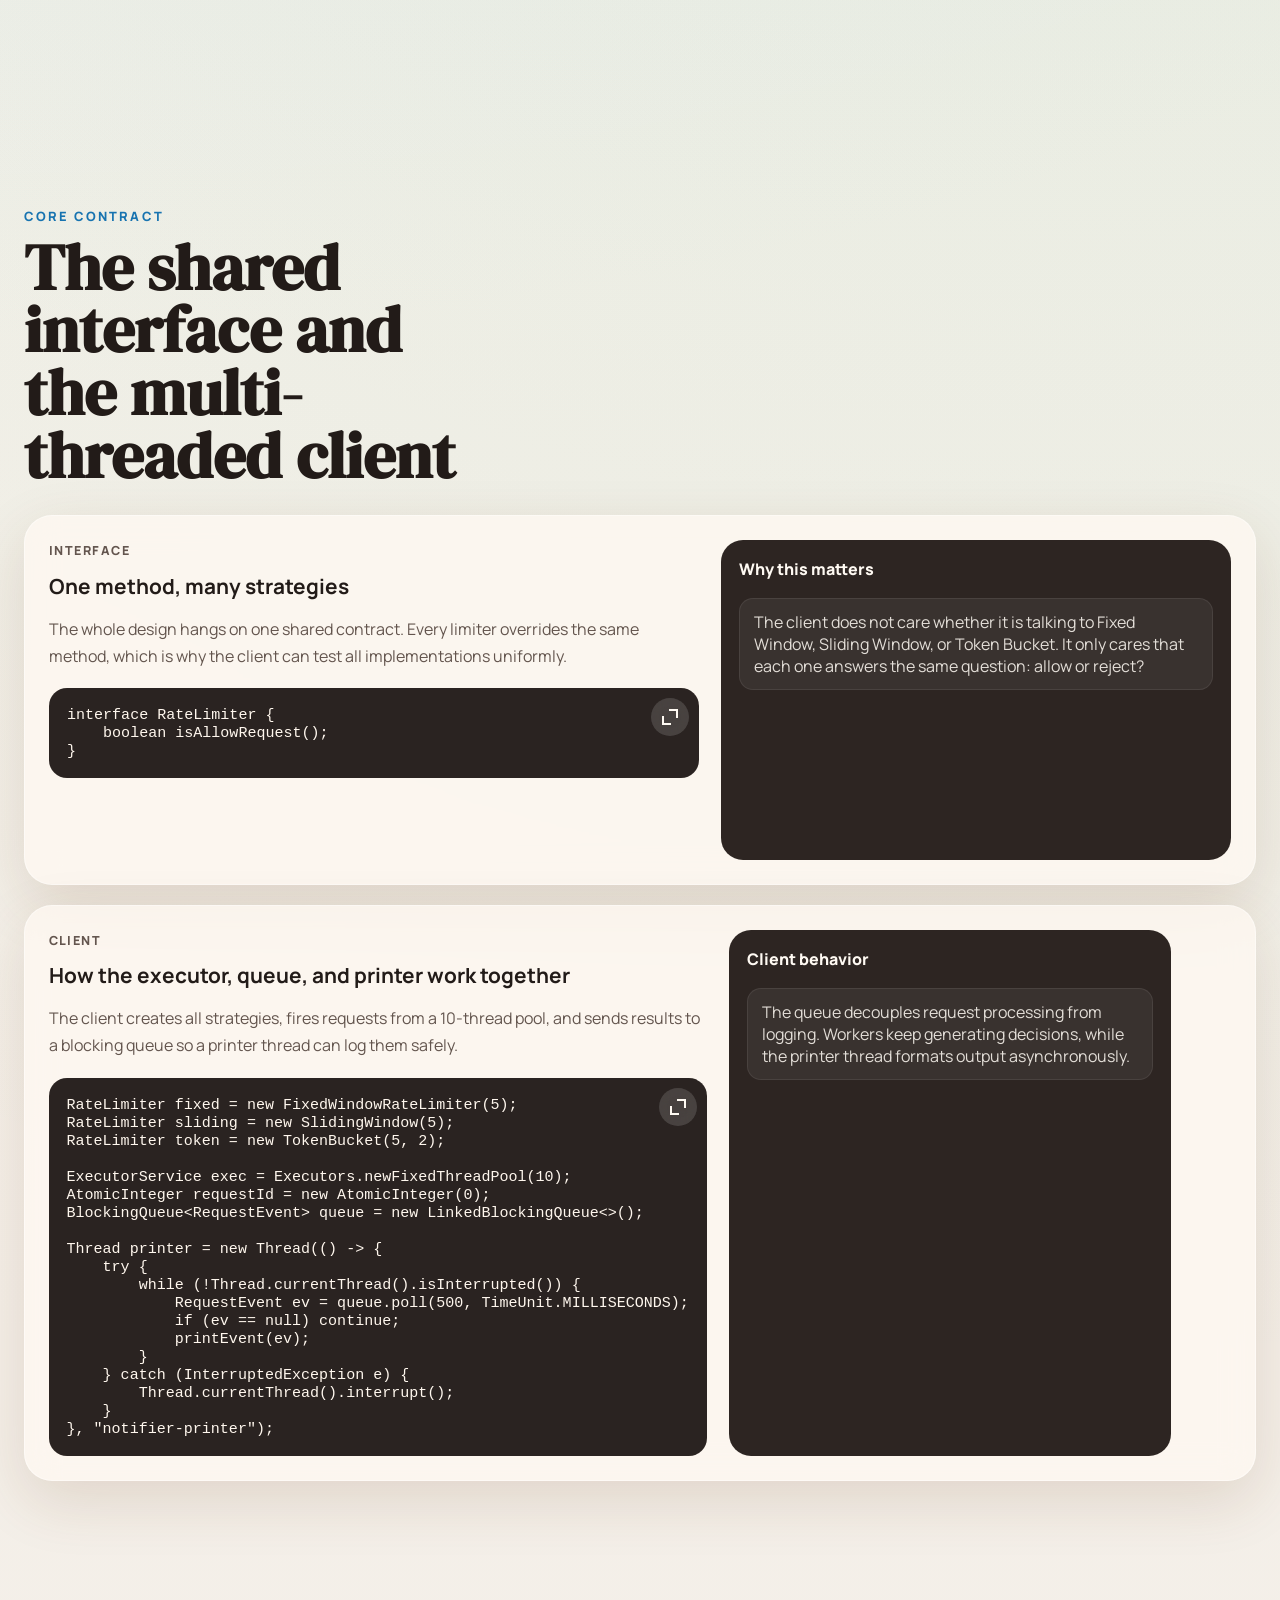
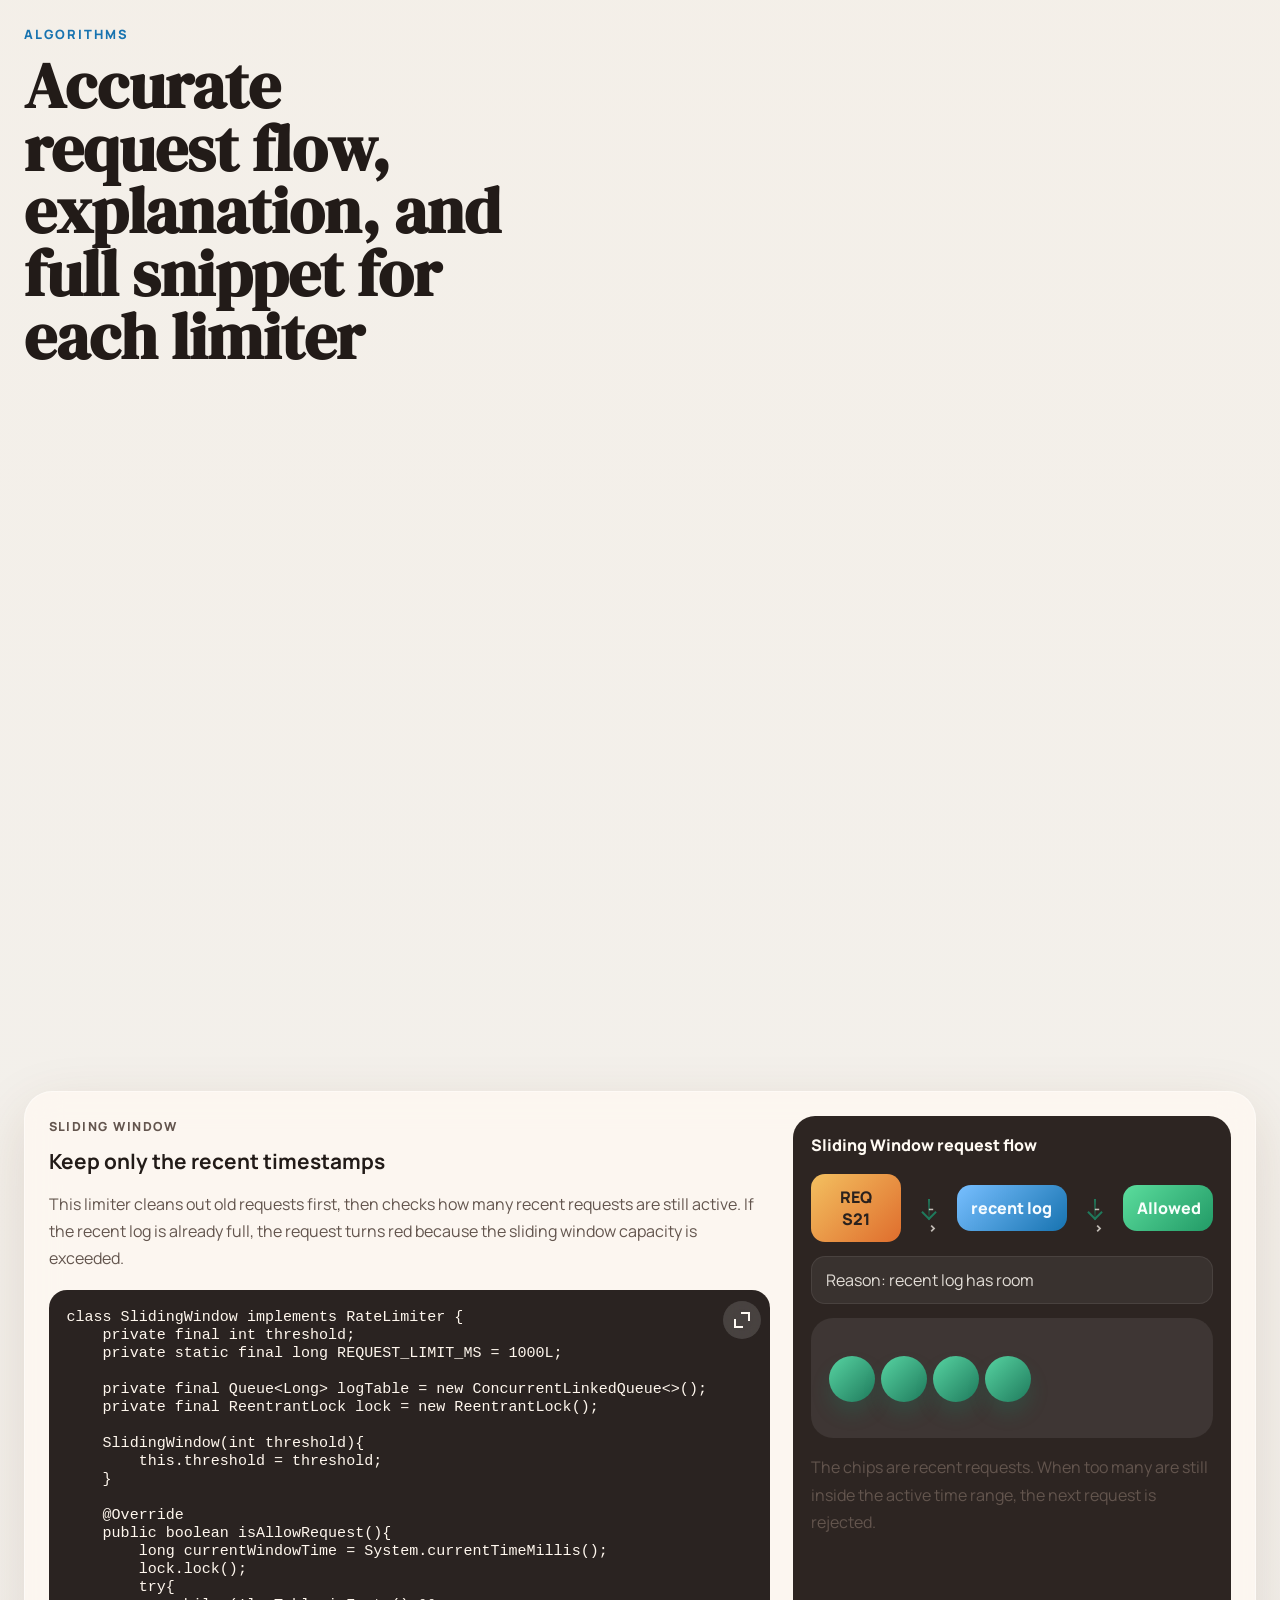
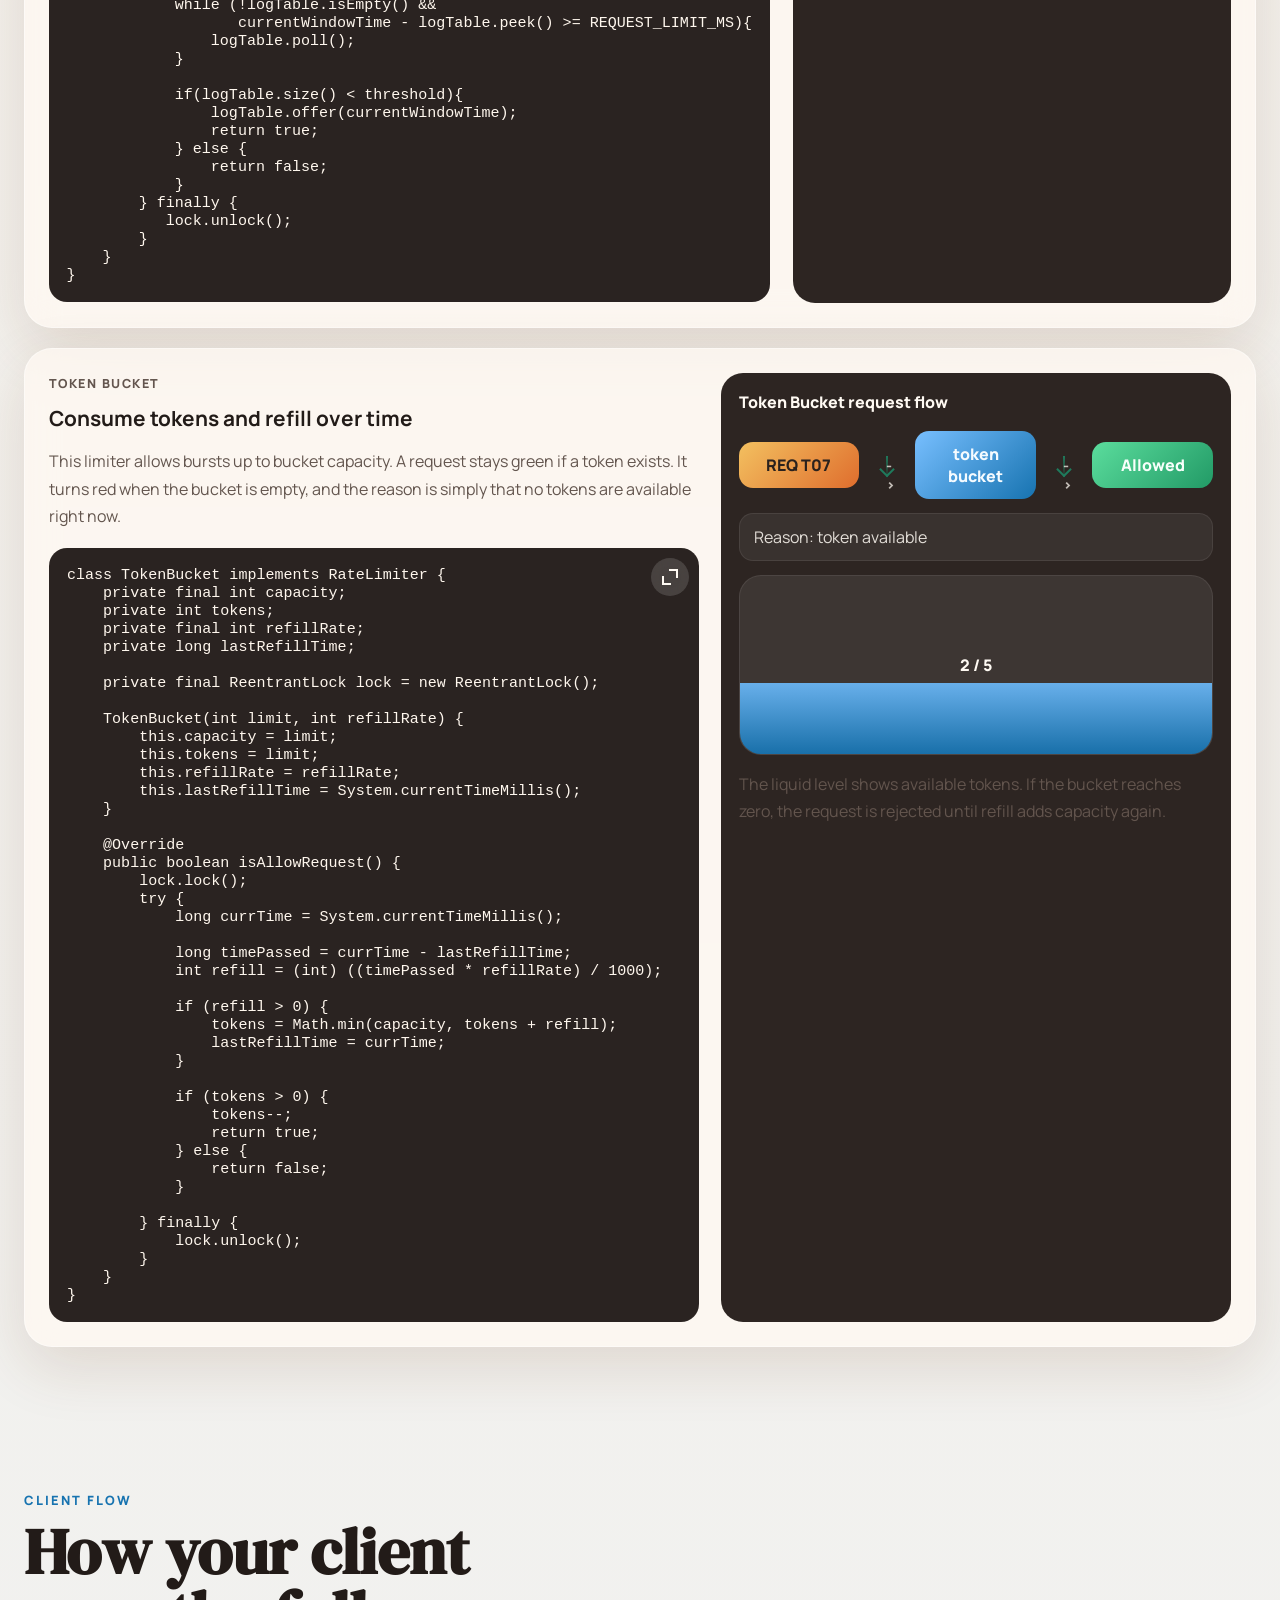
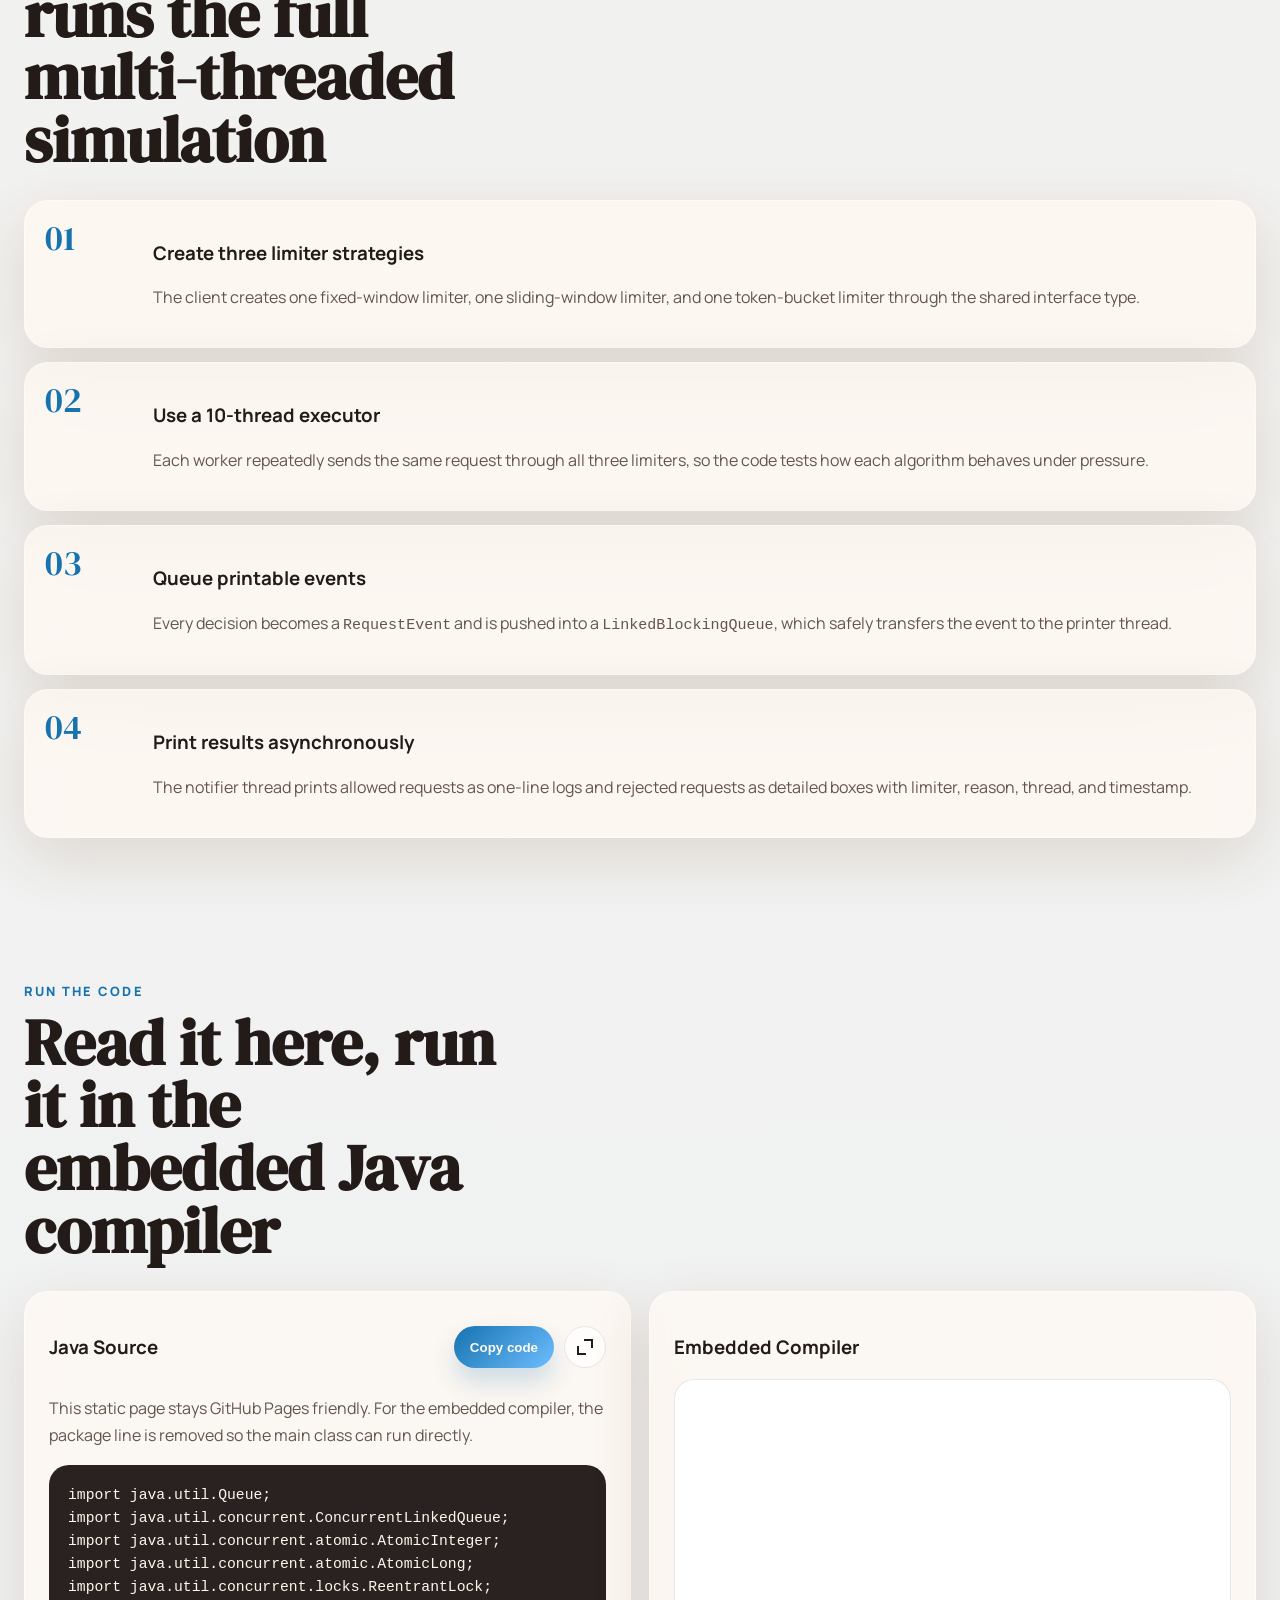
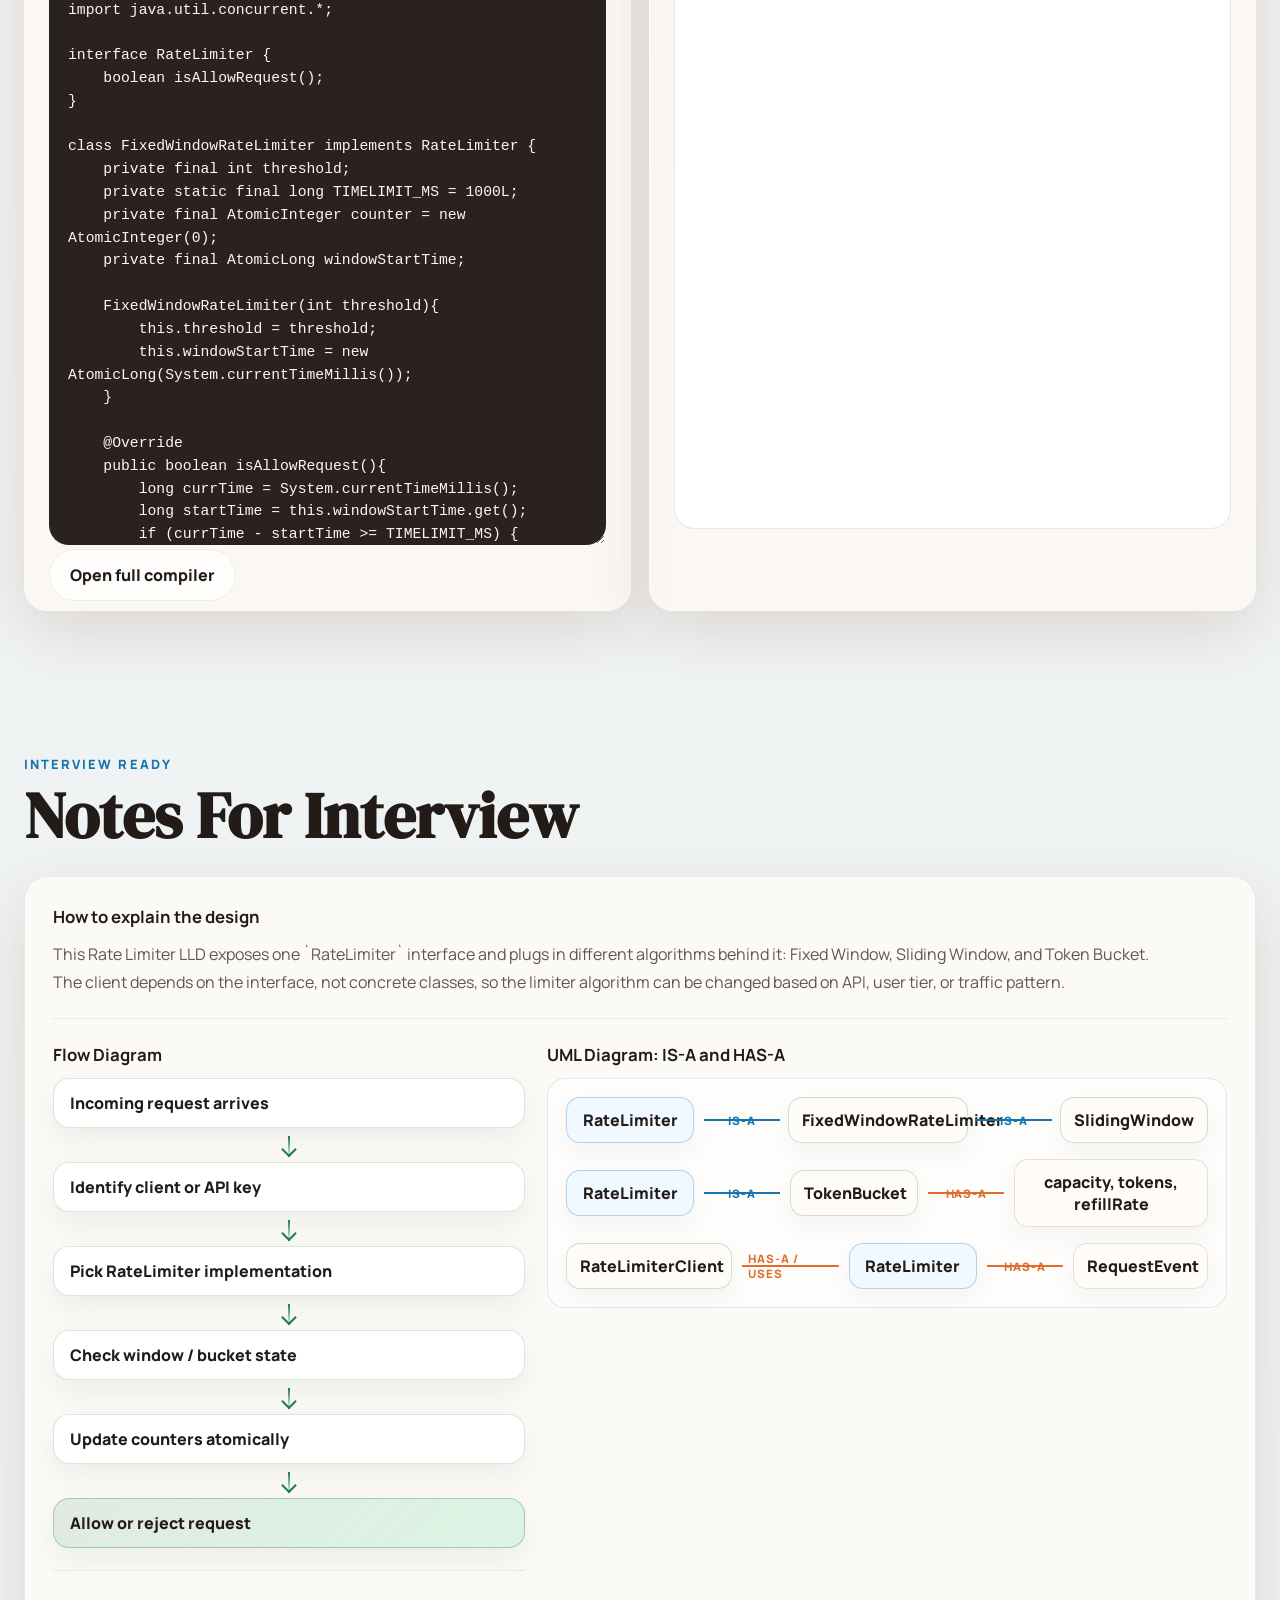
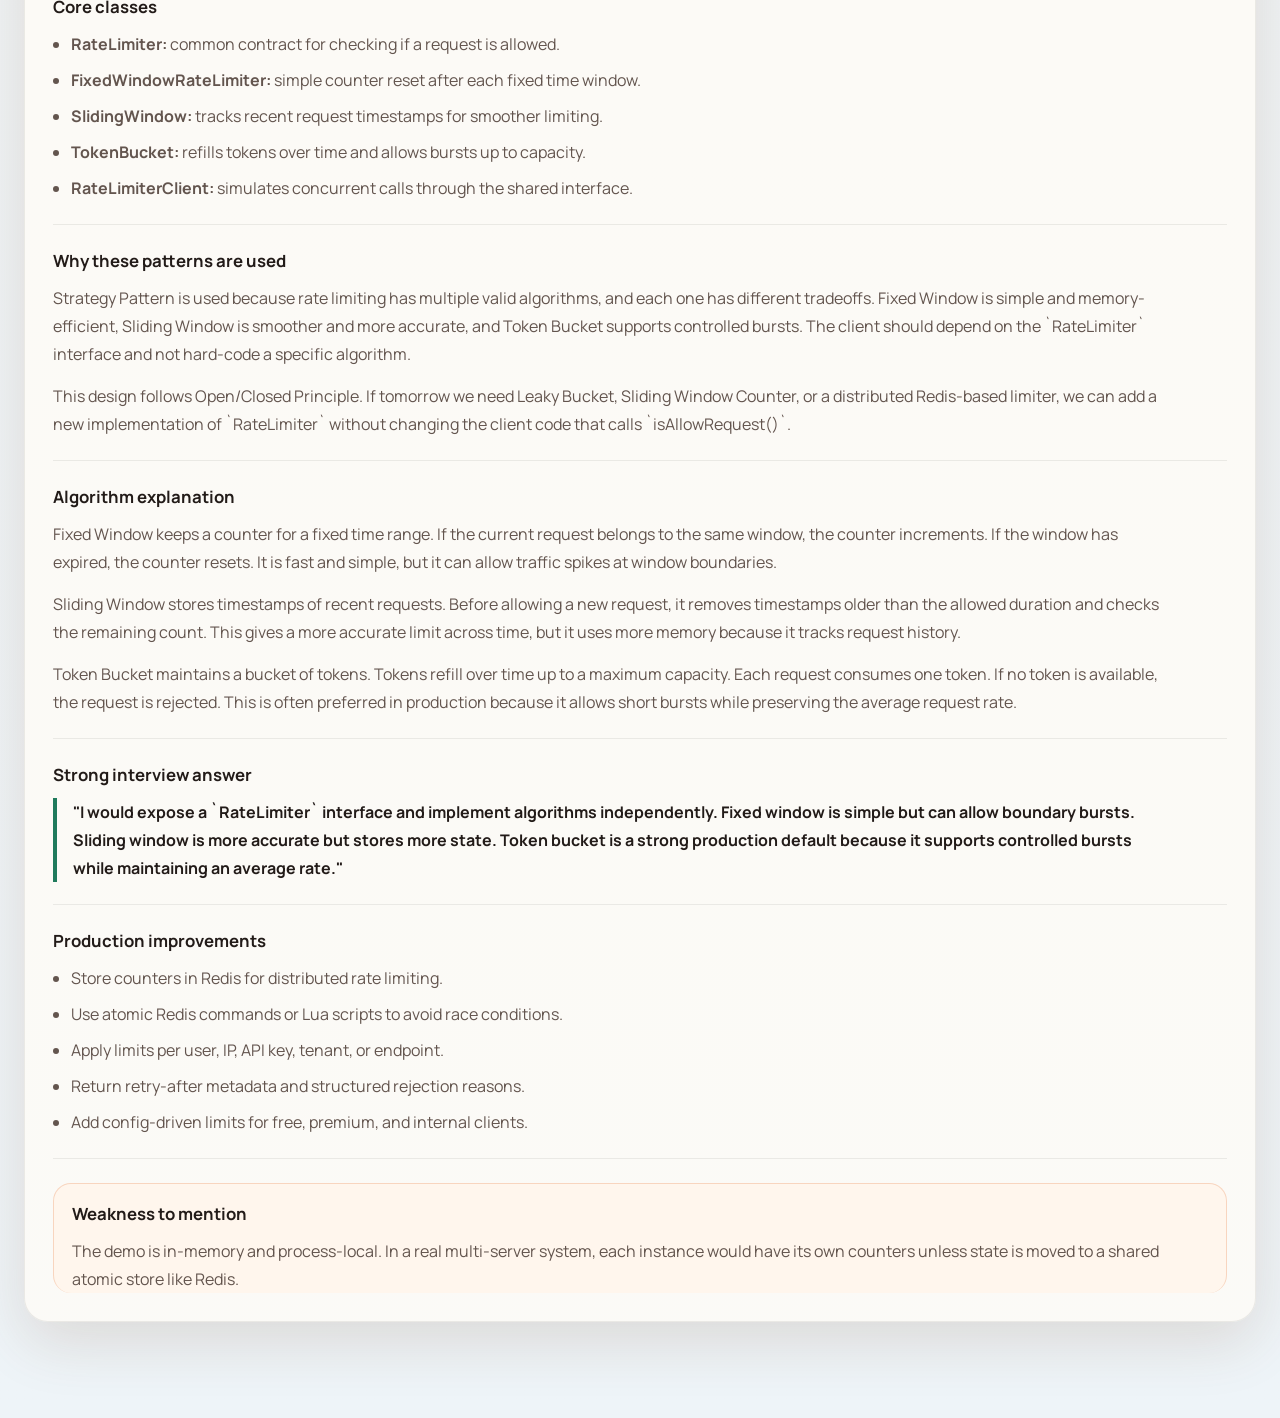
<file: rate-limiter-page/index.html>
<!DOCTYPE html>
<html lang="en">
<head>
  <meta charset="UTF-8">
  <meta name="viewport" content="width=device-width, initial-scale=1.0">
  <title>Rate limiter LLD</title>
  <link rel="preconnect" href="https://fonts.googleapis.com">
  <link rel="preconnect" href="https://fonts.gstatic.com" crossorigin>
  <link href="https://fonts.googleapis.com/css2?family=DM+Serif+Display:ital@0;1&family=Manrope:wght@400;500;600;700;800&display=swap" rel="stylesheet">
  <link rel="stylesheet" href="styles.css">
  <link rel="stylesheet" href="../interview-notes.css">
  <link rel="stylesheet" href="../visitor-tracker.css">
</head>
<body>
  <div class="page-shell">
    <header class="hero">
      <nav class="topbar">
        <button class="back-button" id="backButton" type="button" aria-label="Go back">
          <span class="back-icon" aria-hidden="true"></span>
        </button>
        <div class="brand">
          <span class="brand-mark"></span>
          <span>Rate Limiter</span>
        </div>
        <div class="nav-group">
          <a class="nav-pill" href="../index.html">Home</a>
          <a class="nav-pill" href="#algorithms">Algorithms</a>
          <a class="nav-pill" href="#interview-notes">Notes</a>
        </div>
      </nav>

      <div class="hero-grid">
        <section class="hero-copy">
          <p class="eyebrow">Logic Behind The Code</p>
          <h1>Rate limiter LLD</h1>
          <p class="hero-text">
            A visual low-level design walkthrough of your rate limiter implementation, showing how
            requests move through Fixed Window, Sliding Window, and Token Bucket under concurrent load.
          </p>

          <div class="hero-actions">
            <a class="cta primary" href="#algorithms">See Algorithms</a>
            <a class="cta secondary" href="#run-code">Run the code</a>
          </div>

          <div class="hero-metrics">
            <article>
              <strong>3</strong>
              <span>Limiter algorithms</span>
            </article>
            <article>
              <strong>10</strong>
              <span>Worker threads</span>
            </article>
            <article>
              <strong>Atomic + Lock</strong>
              <span>Thread-safety tools</span>
            </article>
          </div>
        </section>

        <aside class="hero-visual">
          <div class="visual-card">
            <div class="visual-header">
              <span class="status-dot"></span>
              <span>Live request animation</span>
            </div>

            <div class="request-flow">
              <div class="flow-column">
                <span class="flow-label">Incoming request</span>
                <div class="flow-stage">
                  <div class="request-block incoming" id="incomingRequest">REQ 0012</div>
                </div>
              </div>
              <div class="flow-arrow">-&gt;</div>
              <div class="flow-column">
                <span class="flow-label">Limiter check</span>
                <div class="flow-stage">
                  <div class="server-block" id="heroAlgorithm">Fixed Window</div>
                </div>
              </div>
              <div class="flow-arrow">-&gt;</div>
              <div class="flow-column">
                <span class="flow-label">Decision</span>
                <div class="flow-stage">
                  <div class="request-block allowed" id="heroDecision">Allowed</div>
                </div>
              </div>
            </div>

            <div class="turn-console">
              <div class="console-row">
                <span>Thread</span>
                <strong id="heroThread">pool-1-thread-3</strong>
              </div>
              <div class="console-row">
                <span>Request</span>
                <strong id="heroRequest">REQ 0012</strong>
              </div>
              <div class="console-row">
                <span>Status</span>
                <strong id="heroStatus">Allowed</strong>
              </div>
              <div class="console-row">
                <span>Reason</span>
                <strong id="heroReason">within limit</strong>
              </div>
            </div>
          </div>
        </aside>
      </div>
    </header>

    <main>
      <section class="section" id="logic">
        <div class="section-heading">
          <p class="eyebrow">Design Intent</p>
          <h2>What your code is doing</h2>
        </div>

        <div class="logic-grid">
          <article class="info-card accent-orange reveal">
            <h3>Strategy Pattern</h3>
            <p>The <code>RateLimiter</code> interface gives every limiter the same contract, so the client can call one method no matter which algorithm is being used.</p>
          </article>
          <article class="info-card accent-green reveal">
            <h3>Factory-Friendly Structure</h3>
            <p>Your comment is right: a factory method can later choose the limiter type, while the client stays unchanged and talks only to the interface.</p>
          </article>
          <article class="info-card accent-blue reveal">
            <h3>Concurrent Simulation</h3>
            <p>The client uses a worker pool, a blocking queue, and a notifier thread to simulate lots of requests and print results cleanly.</p>
          </article>
        </div>
      </section>

      <section class="section" id="contracts">
        <div class="section-heading">
          <p class="eyebrow">Interface Logic</p>
          <h2>Why the interface and `@Override` matter</h2>
        </div>

        <div class="logic-grid">
          <article class="info-card accent-orange reveal">
            <h3>Why use the interface</h3>
            <p><code>RateLimiter</code> defines one behavior: <code>isAllowRequest()</code>. That lets the client swap algorithms without changing the calling code.</p>
          </article>
          <article class="info-card accent-green reveal">
            <h3>Why override the method</h3>
            <p><code>@Override</code> tells the compiler that each class is implementing the interface contract correctly. It prevents signature mistakes and makes the code intention obvious.</p>
          </article>
          <article class="info-card accent-blue reveal">
            <h3>Why this improves design</h3>
            <p>If you add another limiter tomorrow, you only implement the same method in a new class and plug it into the system.</p>
          </article>
        </div>
      </section>

      <section class="section" id="thread-safety">
        <div class="section-heading">
          <p class="eyebrow">Thread Safety</p>
          <h2>How the implementation stays safe under many threads</h2>
        </div>

        <div class="timeline">
          <article class="timeline-step reveal">
            <span class="step-number">01</span>
            <div>
              <h3>Fixed Window uses atomics</h3>
              <p><code>AtomicInteger</code> updates the request counter safely and <code>AtomicLong</code> protects the current window start. <code>compareAndSet</code> ensures only one thread performs the reset.</p>
            </div>
          </article>
          <article class="timeline-step reveal">
            <span class="step-number">02</span>
            <div>
              <h3>Sliding Window uses a lock around the full decision</h3>
              <p>Removing expired timestamps, checking the queue size, and adding a new timestamp must happen as one atomic action. The <code>ReentrantLock</code> protects that whole block.</p>
            </div>
          </article>
          <article class="timeline-step reveal">
            <span class="step-number">03</span>
            <div>
              <h3>Token Bucket uses a lock for refill plus consume</h3>
              <p>Refill calculation and token consumption must happen together. Otherwise two threads might see the same token and both think they can use it.</p>
            </div>
          </article>
          <article class="timeline-step reveal">
            <span class="step-number">04</span>
            <div>
              <h3>The client uses safe concurrency primitives</h3>
              <p><code>AtomicInteger</code> safely generates request IDs, <code>LinkedBlockingQueue</code> safely transfers events, and the executor handles multi-threaded task scheduling.</p>
            </div>
          </article>
        </div>
      </section>

      <section class="section" id="contract-code">
        <div class="section-heading">
          <p class="eyebrow">Core Contract</p>
          <h2>The shared interface and the multi-threaded client</h2>
        </div>

        <div class="algorithm-stack">
          <article class="algorithm-card reveal">
            <div class="algorithm-copy">
              <p class="algorithm-tag">Interface</p>
              <h3>One method, many strategies</h3>
              <p>The whole design hangs on one shared contract. Every limiter overrides the same method, which is why the client can test all implementations uniformly.</p>
              <pre><code>interface RateLimiter {
    boolean isAllowRequest();
}</code></pre>
            </div>
            <div class="algorithm-visual">
              <div class="visual-title">Why this matters</div>
              <div class="reason-card">The client does not care whether it is talking to Fixed Window, Sliding Window, or Token Bucket. It only cares that each one answers the same question: allow or reject?</div>
            </div>
          </article>

          <article class="algorithm-card reveal">
            <div class="algorithm-copy">
              <p class="algorithm-tag">Client</p>
              <h3>How the executor, queue, and printer work together</h3>
              <p>The client creates all strategies, fires requests from a 10-thread pool, and sends results to a blocking queue so a printer thread can log them safely.</p>
              <pre><code>RateLimiter fixed = new FixedWindowRateLimiter(5);
RateLimiter sliding = new SlidingWindow(5);
RateLimiter token = new TokenBucket(5, 2);

ExecutorService exec = Executors.newFixedThreadPool(10);
AtomicInteger requestId = new AtomicInteger(0);
BlockingQueue&lt;RequestEvent&gt; queue = new LinkedBlockingQueue&lt;&gt;();

Thread printer = new Thread(() -&gt; {
    try {
        while (!Thread.currentThread().isInterrupted()) {
            RequestEvent ev = queue.poll(500, TimeUnit.MILLISECONDS);
            if (ev == null) continue;
            printEvent(ev);
        }
    } catch (InterruptedException e) {
        Thread.currentThread().interrupt();
    }
}, "notifier-printer");</code></pre>
            </div>
            <div class="algorithm-visual">
              <div class="visual-title">Client behavior</div>
              <div class="reason-card">The queue decouples request processing from logging. Workers keep generating decisions, while the printer thread formats output asynchronously.</div>
            </div>
          </article>
        </div>
      </section>

      <section class="section" id="algorithms">
        <div class="section-heading">
          <p class="eyebrow">Algorithms</p>
          <h2>Accurate request flow, explanation, and full snippet for each limiter</h2>
        </div>

        <div class="algorithm-stack">
          <article class="algorithm-card reveal">
            <div class="algorithm-copy">
              <p class="algorithm-tag">Fixed Window</p>
              <h3>Count requests inside a fixed one-second window</h3>
              <p>
                This limiter only cares about the current one-second bucket. If the request count stays below the threshold, the request is green and passes.
                If the counter already crossed the threshold in the same time window, the request turns red because the fixed window is full.
              </p>
              <pre><code>class FixedWindowRateLimiter implements RateLimiter {
    private final int threshold;
    private static final long TIMELIMIT_MS = 1000L;
    private final AtomicInteger counter = new AtomicInteger(0);
    private final AtomicLong windowStartTime;

    FixedWindowRateLimiter(int threshold){
        this.threshold = threshold;
        this.windowStartTime = new AtomicLong(System.currentTimeMillis());
    }

    @Override
    public boolean isAllowRequest(){
        long currTime = System.currentTimeMillis();
        long startTime = this.windowStartTime.get();
        if (currTime - startTime >= TIMELIMIT_MS) {
            if (this.windowStartTime.compareAndSet(startTime, currTime)) {
                counter.set(0);
            }
        }
        return counter.incrementAndGet() <= threshold;
    }
}</code></pre>
            </div>
            <div class="algorithm-visual">
              <div class="visual-title">Fixed Window request flow</div>
              <div class="algorithm-flow">
                <div class="algorithm-stage"><div class="request-block incoming" id="fixedIncoming">REQ F12</div></div>
                <div class="flow-arrow small">-&gt;</div>
                <div class="algorithm-stage"><div class="server-block small-block">1 sec window</div></div>
                <div class="flow-arrow small">-&gt;</div>
                <div class="algorithm-stage"><div class="request-block allowed" id="fixedDecision">Allowed</div></div>
              </div>
              <div class="reason-card" id="fixedReason">Reason: count within threshold</div>
              <div class="fixed-window-track" id="fixedWindowTrack"></div>
              <p class="visual-note">The slots show how full the current window is. Once the window is full, new requests are rejected until time resets the bucket.</p>
            </div>
          </article>

          <article class="algorithm-card reveal">
            <div class="algorithm-copy">
              <p class="algorithm-tag">Sliding Window</p>
              <h3>Keep only the recent timestamps</h3>
              <p>
                This limiter cleans out old requests first, then checks how many recent requests are still active. If the recent log is already full,
                the request turns red because the sliding window capacity is exceeded.
              </p>
              <pre><code>class SlidingWindow implements RateLimiter {
    private final int threshold;
    private static final long REQUEST_LIMIT_MS = 1000L;

    private final Queue&lt;Long&gt; logTable = new ConcurrentLinkedQueue&lt;&gt;();
    private final ReentrantLock lock = new ReentrantLock();

    SlidingWindow(int threshold){
        this.threshold = threshold;
    }

    @Override
    public boolean isAllowRequest(){
        long currentWindowTime = System.currentTimeMillis();
        lock.lock();
        try{
            while (!logTable.isEmpty() &&
                   currentWindowTime - logTable.peek() >= REQUEST_LIMIT_MS){
                logTable.poll();
            }

            if(logTable.size() < threshold){
                logTable.offer(currentWindowTime);
                return true;
            } else {
                return false;
            }
        } finally {
           lock.unlock();
        }
    }
}</code></pre>
            </div>
            <div class="algorithm-visual">
              <div class="visual-title">Sliding Window request flow</div>
              <div class="algorithm-flow">
                <div class="algorithm-stage"><div class="request-block incoming" id="slidingIncoming">REQ S21</div></div>
                <div class="flow-arrow small">-&gt;</div>
                <div class="algorithm-stage"><div class="server-block small-block">recent log</div></div>
                <div class="flow-arrow small">-&gt;</div>
                <div class="algorithm-stage"><div class="request-block allowed" id="slidingDecision">Allowed</div></div>
              </div>
              <div class="reason-card" id="slidingReason">Reason: recent log has room</div>
              <div class="sliding-lane" id="slidingLane"></div>
              <p class="visual-note">The chips are recent requests. When too many are still inside the active time range, the next request is rejected.</p>
            </div>
          </article>

          <article class="algorithm-card reveal">
            <div class="algorithm-copy">
              <p class="algorithm-tag">Token Bucket</p>
              <h3>Consume tokens and refill over time</h3>
              <p>
                This limiter allows bursts up to bucket capacity. A request stays green if a token exists. It turns red when the bucket is empty,
                and the reason is simply that no tokens are available right now.
              </p>
              <pre><code>class TokenBucket implements RateLimiter {
    private final int capacity;
    private int tokens;
    private final int refillRate;
    private long lastRefillTime;

    private final ReentrantLock lock = new ReentrantLock();

    TokenBucket(int limit, int refillRate) {
        this.capacity = limit;
        this.tokens = limit;
        this.refillRate = refillRate;
        this.lastRefillTime = System.currentTimeMillis();
    }

    @Override
    public boolean isAllowRequest() {
        lock.lock();
        try {
            long currTime = System.currentTimeMillis();

            long timePassed = currTime - lastRefillTime;
            int refill = (int) ((timePassed * refillRate) / 1000);

            if (refill > 0) {
                tokens = Math.min(capacity, tokens + refill);
                lastRefillTime = currTime;
            }

            if (tokens > 0) {
                tokens--;
                return true;
            } else {
                return false;
            }

        } finally {
            lock.unlock();
        }
    }
}</code></pre>
            </div>
            <div class="algorithm-visual">
              <div class="visual-title">Token Bucket request flow</div>
              <div class="algorithm-flow">
                <div class="algorithm-stage"><div class="request-block incoming" id="tokenIncoming">REQ T07</div></div>
                <div class="flow-arrow small">-&gt;</div>
                <div class="algorithm-stage"><div class="server-block small-block">token bucket</div></div>
                <div class="flow-arrow small">-&gt;</div>
                <div class="algorithm-stage"><div class="request-block allowed" id="tokenDecision">Allowed</div></div>
              </div>
              <div class="reason-card" id="tokenReason">Reason: token available</div>
              <div class="token-bucket-box">
                <div class="token-liquid" id="tokenLiquid"></div>
                <div class="token-count" id="tokenCount">5 / 5</div>
              </div>
              <p class="visual-note">The liquid level shows available tokens. If the bucket reaches zero, the request is rejected until refill adds capacity again.</p>
            </div>
          </article>
        </div>
      </section>

      <section class="section" id="client-flow">
        <div class="section-heading">
          <p class="eyebrow">Client Flow</p>
          <h2>How your client runs the full multi-threaded simulation</h2>
        </div>

        <div class="timeline">
          <article class="timeline-step reveal">
            <span class="step-number">01</span>
            <div>
              <h3>Create three limiter strategies</h3>
              <p>The client creates one fixed-window limiter, one sliding-window limiter, and one token-bucket limiter through the shared interface type.</p>
            </div>
          </article>
          <article class="timeline-step reveal">
            <span class="step-number">02</span>
            <div>
              <h3>Use a 10-thread executor</h3>
              <p>Each worker repeatedly sends the same request through all three limiters, so the code tests how each algorithm behaves under pressure.</p>
            </div>
          </article>
          <article class="timeline-step reveal">
            <span class="step-number">03</span>
            <div>
              <h3>Queue printable events</h3>
              <p>Every decision becomes a <code>RequestEvent</code> and is pushed into a <code>LinkedBlockingQueue</code>, which safely transfers the event to the printer thread.</p>
            </div>
          </article>
          <article class="timeline-step reveal">
            <span class="step-number">04</span>
            <div>
              <h3>Print results asynchronously</h3>
              <p>The notifier thread prints allowed requests as one-line logs and rejected requests as detailed boxes with limiter, reason, thread, and timestamp.</p>
            </div>
          </article>
        </div>
      </section>

      <section class="section" id="run-code">
        <div class="section-heading">
          <p class="eyebrow">Run The Code</p>
          <h2>Read it here, run it in the embedded Java compiler</h2>
        </div>

        <div class="compiler-layout">
          <article class="panel code-panel reveal">
            <div class="code-panel-header">
              <h3>Java Source</h3>
              <div class="code-actions"><button class="copy-button" id="copyCodeButton" type="button">Copy code</button><button class="copy-button secondary-button icon-button" id="expandCodeButton" type="button" aria-label="Expand full code"><span class="expand-icon" aria-hidden="true"></span></button></div>
            </div>
            <p class="compiler-note">
              This static page stays GitHub Pages friendly. For the embedded compiler, the package line is removed so the main class can run directly.
            </p>
            <textarea id="javaSource" class="code-textarea" spellcheck="false" readonly>import java.util.Queue;
import java.util.concurrent.ConcurrentLinkedQueue;
import java.util.concurrent.atomic.AtomicInteger;
import java.util.concurrent.atomic.AtomicLong;
import java.util.concurrent.locks.ReentrantLock;
import java.util.concurrent.*;

interface RateLimiter {
    boolean isAllowRequest();
}

class FixedWindowRateLimiter implements RateLimiter {
    private final int threshold;
    private static final long TIMELIMIT_MS = 1000L;
    private final AtomicInteger counter = new AtomicInteger(0);
    private final AtomicLong windowStartTime;

    FixedWindowRateLimiter(int threshold){
        this.threshold = threshold;
        this.windowStartTime = new AtomicLong(System.currentTimeMillis());
    }

    @Override
    public boolean isAllowRequest(){
        long currTime = System.currentTimeMillis();
        long startTime = this.windowStartTime.get();
        if (currTime - startTime >= TIMELIMIT_MS) {
            if (this.windowStartTime.compareAndSet(startTime, currTime)) {
                counter.set(0);
            }
        }
        return counter.incrementAndGet() <= threshold;
    }
}

class SlidingWindow implements RateLimiter {
    private final int threshold;
    private static final long REQUEST_LIMIT_MS = 1000L;

    private final Queue<Long> logTable = new ConcurrentLinkedQueue<>();
    private final ReentrantLock lock = new ReentrantLock();

    SlidingWindow(int threshold){
        this.threshold = threshold;
    }

    @Override
    public boolean isAllowRequest(){
        long currentWindowTime = System.currentTimeMillis();
        lock.lock();
        try{
            while (!logTable.isEmpty()  && currentWindowTime - logTable.peek() >= REQUEST_LIMIT_MS){
                logTable.poll();
            }

            if(logTable.size()<threshold){
                logTable.offer(currentWindowTime);
                return true;
            }else {
                return false;
            }
        } finally {
           lock.unlock();
        }
    }
}

class TokenBucket implements RateLimiter {

    private final int capacity;
    private int tokens;
    private final int refillRate;
    private long lastRefillTime;

    private final ReentrantLock lock = new ReentrantLock();

    TokenBucket(int limit, int refillRate) {
        this.capacity = limit;
        this.tokens = limit;
        this.refillRate = refillRate;
        this.lastRefillTime = System.currentTimeMillis();
    }

    @Override
    public boolean isAllowRequest() {
        lock.lock();
        try {
            long currTime = System.currentTimeMillis();

            long timePassed = currTime - lastRefillTime;
            int refill = (int) ((timePassed * refillRate) / 1000);

            if (refill > 0) {
                tokens = Math.min(capacity, tokens + refill);
                lastRefillTime = currTime;
            }

            if (tokens > 0) {
                tokens--;
                return true;
            } else {
                return false;
            }

        } finally {
            lock.unlock();
        }
    }
}

public class RateLimiterClient {
    public RateLimiterClient() {
        System.out.println("=== Rate Limiter Client ===");
        System.out.println("Running multi-threaded simulation...\n");
        multiThreadTest();
    }

    public static void main(String[] args) {
        System.out.println("=== Rate Limiter Client ===");
        multiThreadTest();
    }

    private static void multiThreadTest() {
        RateLimiter fixed = new FixedWindowRateLimiter(5);
        RateLimiter sliding = new SlidingWindow(5);
        RateLimiter token = new TokenBucket(5, 2);

        ExecutorService exec = Executors.newFixedThreadPool(10);
        AtomicInteger requestId = new AtomicInteger(0);

        BlockingQueue<RequestEvent> queue = new LinkedBlockingQueue<>();

        Thread printer = new Thread(() -> {
            try {
                while (!Thread.currentThread().isInterrupted()) {
                    RequestEvent ev = queue.poll(500, TimeUnit.MILLISECONDS);
                    if (ev == null) continue;
                    printEvent(ev);
                }
            } catch (InterruptedException e) {
                Thread.currentThread().interrupt();
            }
        }, "notifier-printer");

        printer.start();

        Runnable task = () -> {
            String threadName = Thread.currentThread().getName();
            for (int i = 0; i < 20; i++) {
                int id = requestId.incrementAndGet();

                boolean f = fixed.isAllowRequest();
                queue.offer(new RequestEvent(id, "FIXED", f, f ? null : "window threshold reached", threadName, System.currentTimeMillis()));

                boolean s = sliding.isAllowRequest();
                queue.offer(new RequestEvent(id, "SLIDING", s, s ? null : "sliding window capacity exceeded", threadName, System.currentTimeMillis()));

                boolean t = token.isAllowRequest();
                queue.offer(new RequestEvent(id, "TOKEN", t, t ? null : "no tokens available", threadName, System.currentTimeMillis()));

                try {
                    Thread.sleep(50);
                } catch (InterruptedException e) {
                    Thread.currentThread().interrupt();
                    break;
                }
            }
        };

        for (int i = 0; i < 10; i++) {
            exec.submit(task);
        }

        exec.shutdown();
        try {
            exec.awaitTermination(15, TimeUnit.SECONDS);
        } catch (InterruptedException e) {
            Thread.currentThread().interrupt();
        }

        while (!queue.isEmpty()) {
            try {
                Thread.sleep(50);
            } catch (InterruptedException e) {
                Thread.currentThread().interrupt();
                break;
            }
        }

        printer.interrupt();
        try {
            printer.join(1000);
        } catch (InterruptedException e) {
            Thread.currentThread().interrupt();
        }
    }

    private static void printEvent(RequestEvent ev) {
        if (ev.allowed) {
            System.out.printf("[REQ %04d] %s allowed by %s\n", ev.id, ev.limiter, ev.threadName);
        } else {
            System.out.println("+------------------------------------------------+");
            System.out.printf("| REQ %04d REJECTED by %-14s |\n", ev.id, ev.threadName);
            System.out.printf("| Limiter: %-33s |\n", ev.limiter);
            System.out.printf("| Reason: %-35s |\n", ev.reason);
            System.out.printf("| Time: %d |\n", ev.timestamp);
            System.out.println("+------------------------------------------------+");
        }
    }

    private static class RequestEvent {
        final int id;
        final String limiter;
        final boolean allowed;
        final String reason;
        final String threadName;
        final long timestamp;

        RequestEvent(int id, String limiter, boolean allowed, String reason, String threadName, long timestamp) {
            this.id = id;
            this.limiter = limiter;
            this.allowed = allowed;
            this.reason = reason;
            this.threadName = threadName;
            this.timestamp = timestamp;
        }
    }
}</textarea>
            <div class="compiler-actions">
              <a class="cta secondary" href="https://onecompiler.com/java" target="_blank" rel="noreferrer">Open full compiler</a>
            </div>
          </article>

          <article class="panel compiler-panel reveal">
            <h3>Embedded Compiler</h3>
            <iframe
              class="compiler-frame"
              title="Embedded Java Compiler"
              src="https://onecompiler.com/embed/java?theme=light&amp;hideLanguageSelection=true"
              loading="lazy"
              frameborder="0"></iframe>
          </article>
        </div>
      </section>
      <section class="section interview-notes" id="interview-notes">
        <div class="section-heading notes-heading">
          <p class="eyebrow">Interview Ready</p>
          <h2>Notes For Interview</h2>
        </div>

        <article class="notes-panel notes-single-card reveal">
          <div class="notes-section">
            <h3>How to explain the design</h3>
            <p>
              This Rate Limiter LLD exposes one `RateLimiter` interface and plugs in different algorithms behind it:
              Fixed Window, Sliding Window, and Token Bucket. The client depends on the interface, not concrete classes,
              so the limiter algorithm can be changed based on API, user tier, or traffic pattern.
            </p>
          </div>

          <div class="notes-diagram-grid">
            <section class="notes-section">
              <h3>Flow Diagram</h3>
              <div class="flow-diagram" aria-label="Rate limiter flow diagram">
                <div class="flow-node">Incoming request arrives</div>
                <div class="flow-arrow"></div>
                <div class="flow-node">Identify client or API key</div>
                <div class="flow-arrow"></div>
                <div class="flow-node">Pick RateLimiter implementation</div>
                <div class="flow-arrow"></div>
                <div class="flow-node">Check window / bucket state</div>
                <div class="flow-arrow"></div>
                <div class="flow-node">Update counters atomically</div>
                <div class="flow-arrow"></div>
                <div class="flow-node success">Allow or reject request</div>
              </div>
            </section>

            <section class="notes-section">
              <h3>UML Diagram: IS-A and HAS-A</h3>
              <div class="uml-diagram" aria-label="Rate limiter UML diagram with IS-A and HAS-A relationships">
                <div class="uml-row">
                  <div class="uml-box interface">RateLimiter</div>
                  <div class="uml-branch">
                    <div class="uml-link isa">IS-A</div>
                    <div class="uml-box class-box">FixedWindowRateLimiter</div>
                    <div class="uml-link isa">IS-A</div>
                    <div class="uml-box class-box">SlidingWindow</div>
                  </div>
                </div>
                <div class="uml-row">
                  <div class="uml-box interface">RateLimiter</div>
                  <div class="uml-link isa">IS-A</div>
                  <div class="uml-box class-box">TokenBucket</div>
                  <div class="uml-link hasa">HAS-A</div>
                  <div class="uml-box">capacity, tokens, refillRate</div>
                </div>
                <div class="uml-row">
                  <div class="uml-box class-box">RateLimiterClient</div>
                  <div class="uml-link hasa">HAS-A / USES</div>
                  <div class="uml-box interface">RateLimiter</div>
                  <div class="uml-link hasa">HAS-A</div>
                  <div class="uml-box">RequestEvent</div>
                </div>
              </div>
            </section>
          </div>

          <div class="notes-section">
            <h3>Core classes</h3>
            <ul class="notes-list">
              <li><strong>RateLimiter:</strong> common contract for checking if a request is allowed.</li>
              <li><strong>FixedWindowRateLimiter:</strong> simple counter reset after each fixed time window.</li>
              <li><strong>SlidingWindow:</strong> tracks recent request timestamps for smoother limiting.</li>
              <li><strong>TokenBucket:</strong> refills tokens over time and allows bursts up to capacity.</li>
              <li><strong>RateLimiterClient:</strong> simulates concurrent calls through the shared interface.</li>
            </ul>
          </div>

          <div class="notes-section">
            <h3>Why these patterns are used</h3>
            <p>
              Strategy Pattern is used because rate limiting has multiple valid algorithms, and each one has different
              tradeoffs. Fixed Window is simple and memory-efficient, Sliding Window is smoother and more accurate, and
              Token Bucket supports controlled bursts. The client should depend on the `RateLimiter` interface and not
              hard-code a specific algorithm.
            </p>
            <p>
              This design follows Open/Closed Principle. If tomorrow we need Leaky Bucket, Sliding Window Counter, or a
              distributed Redis-based limiter, we can add a new implementation of `RateLimiter` without changing the
              client code that calls `isAllowRequest()`.
            </p>
          </div>

          <div class="notes-section">
            <h3>Algorithm explanation</h3>
            <p>
              Fixed Window keeps a counter for a fixed time range. If the current request belongs to the same window,
              the counter increments. If the window has expired, the counter resets. It is fast and simple, but it can
              allow traffic spikes at window boundaries.
            </p>
            <p>
              Sliding Window stores timestamps of recent requests. Before allowing a new request, it removes timestamps
              older than the allowed duration and checks the remaining count. This gives a more accurate limit across
              time, but it uses more memory because it tracks request history.
            </p>
            <p>
              Token Bucket maintains a bucket of tokens. Tokens refill over time up to a maximum capacity. Each request
              consumes one token. If no token is available, the request is rejected. This is often preferred in
              production because it allows short bursts while preserving the average request rate.
            </p>
          </div>

          <div class="notes-section">
            <h3>Strong interview answer</h3>
            <p class="quote-line">
              "I would expose a `RateLimiter` interface and implement algorithms independently. Fixed window is simple
              but can allow boundary bursts. Sliding window is more accurate but stores more state. Token bucket is a
              strong production default because it supports controlled bursts while maintaining an average rate."
            </p>
          </div>

          <div class="notes-section">
            <h3>Production improvements</h3>
            <ul class="notes-list">
              <li>Store counters in Redis for distributed rate limiting.</li>
              <li>Use atomic Redis commands or Lua scripts to avoid race conditions.</li>
              <li>Apply limits per user, IP, API key, tenant, or endpoint.</li>
              <li>Return retry-after metadata and structured rejection reasons.</li>
              <li>Add config-driven limits for free, premium, and internal clients.</li>
            </ul>
          </div>

          <div class="notes-section notes-caution">
            <h3>Weakness to mention</h3>
            <p>
              The demo is in-memory and process-local. In a real multi-server system, each instance would have its own
              counters unless state is moved to a shared atomic store like Redis.
            </p>
          </div>
        </article>
      </section>
    </main>
  </div>
  <div class="code-modal" id="codeModal" aria-hidden="true">
    <div class="modal-toolbar">
      <strong id="codeModalTitle">Main.java</strong>
      <button class="copy-button secondary-button" id="closeCodeButton" type="button">Close</button>
    </div>
    <textarea id="expandedJavaSource" class="modal-code" spellcheck="false" readonly></textarea>
  </div>

  <script src="script.js"></script>
  <script src="../visitor-tracker.js"></script>
</body>
</html>
</file>
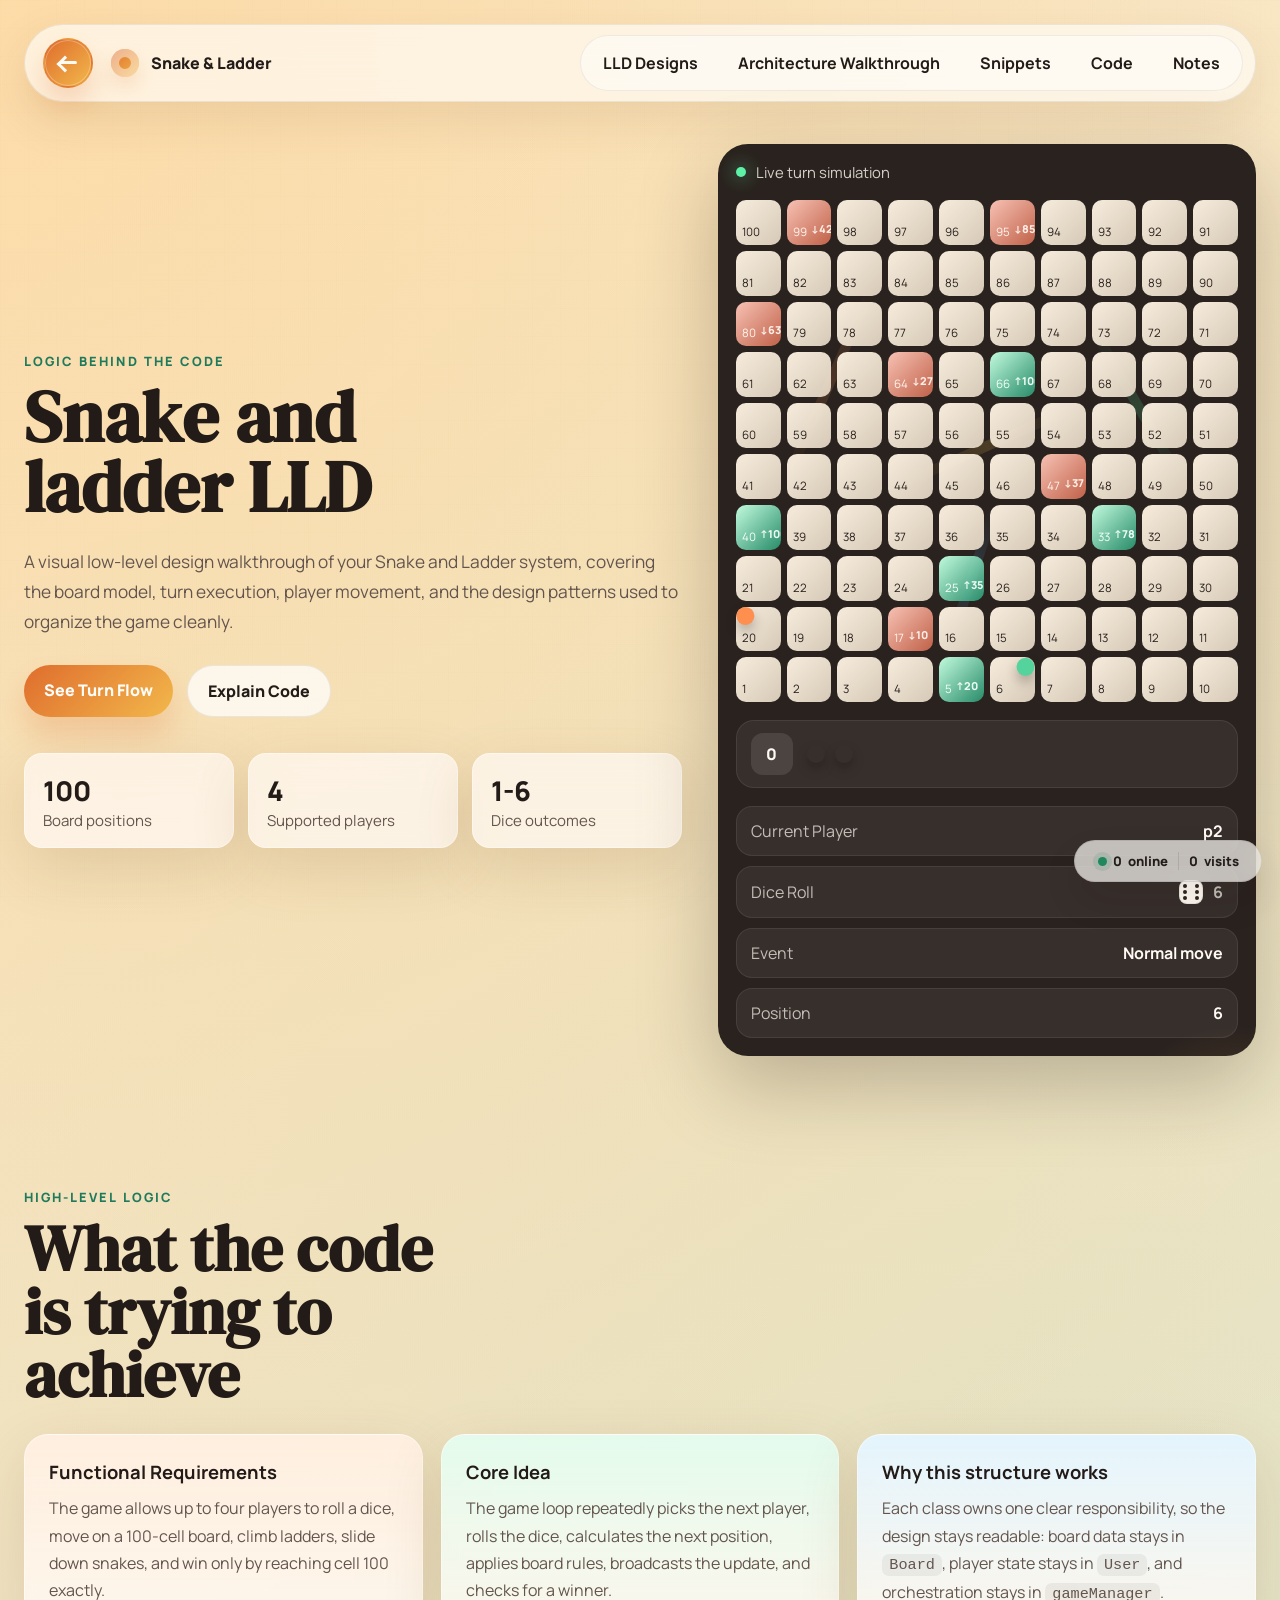
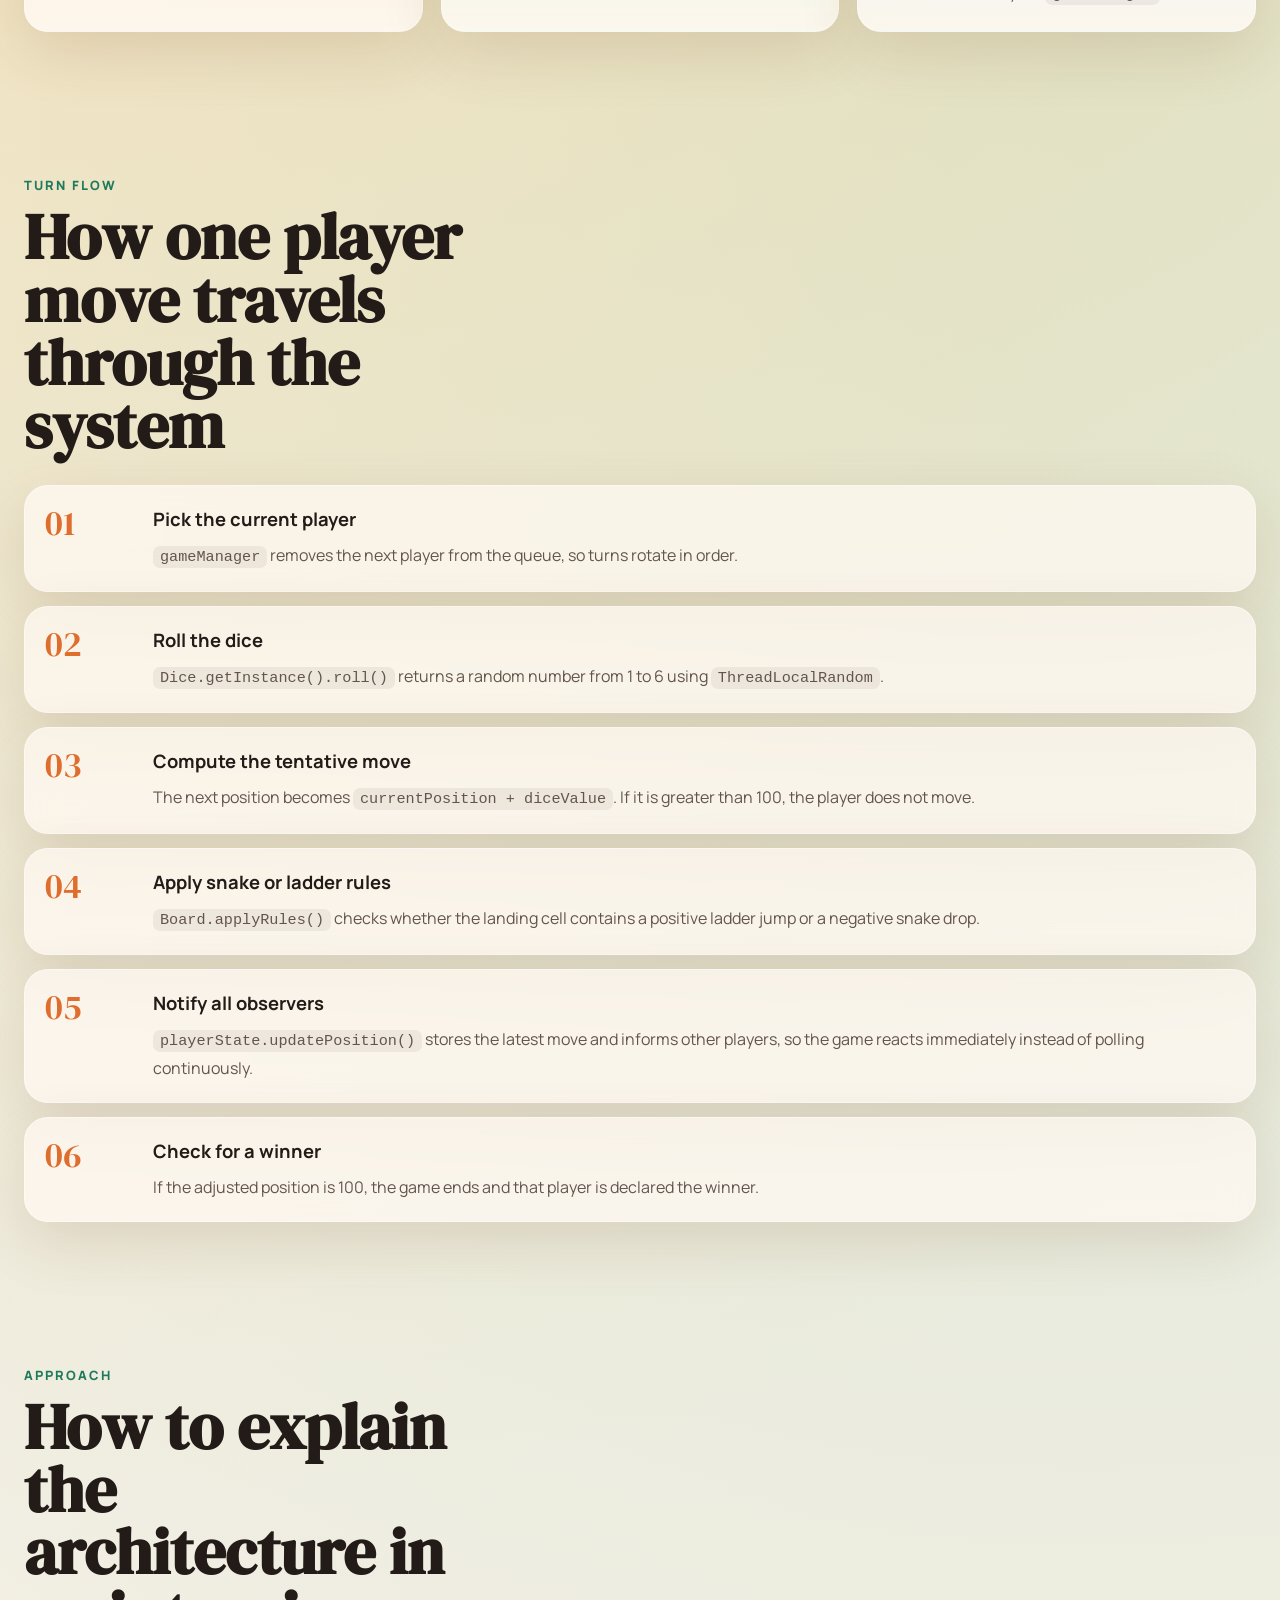
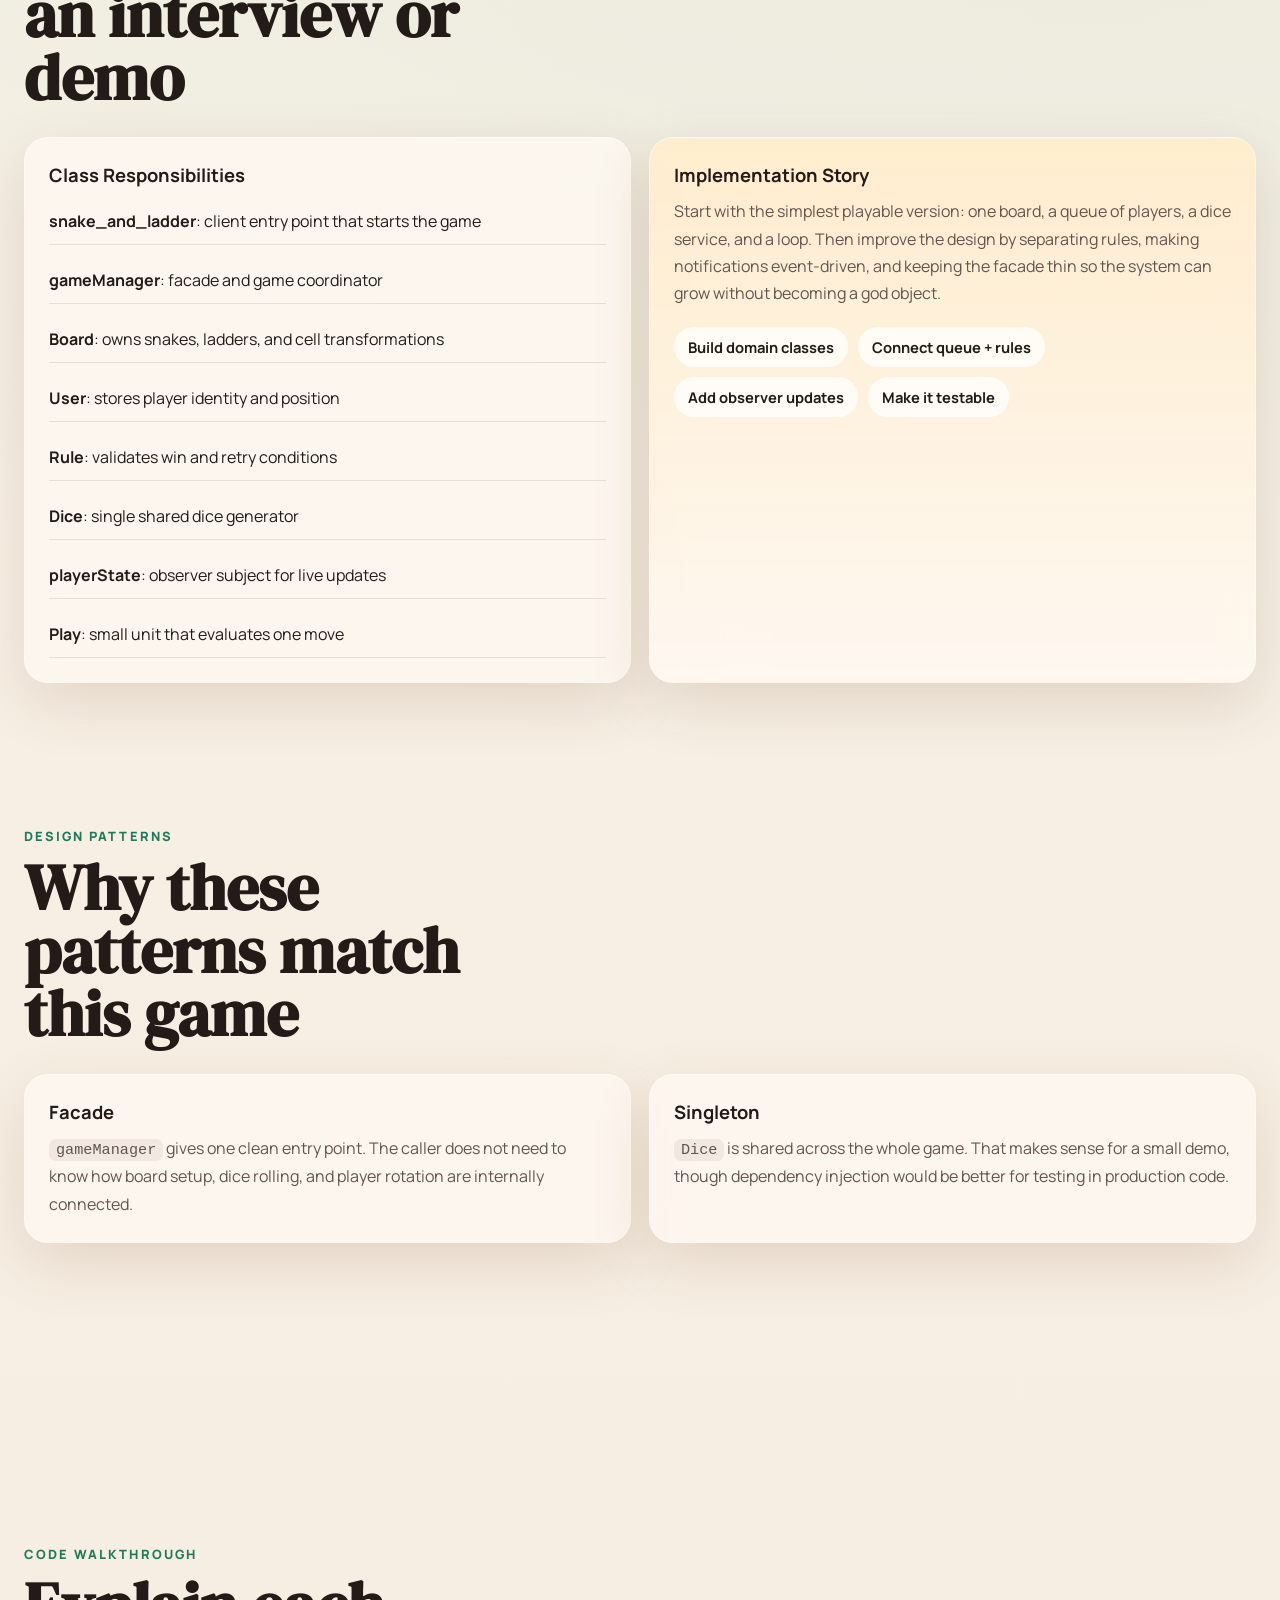
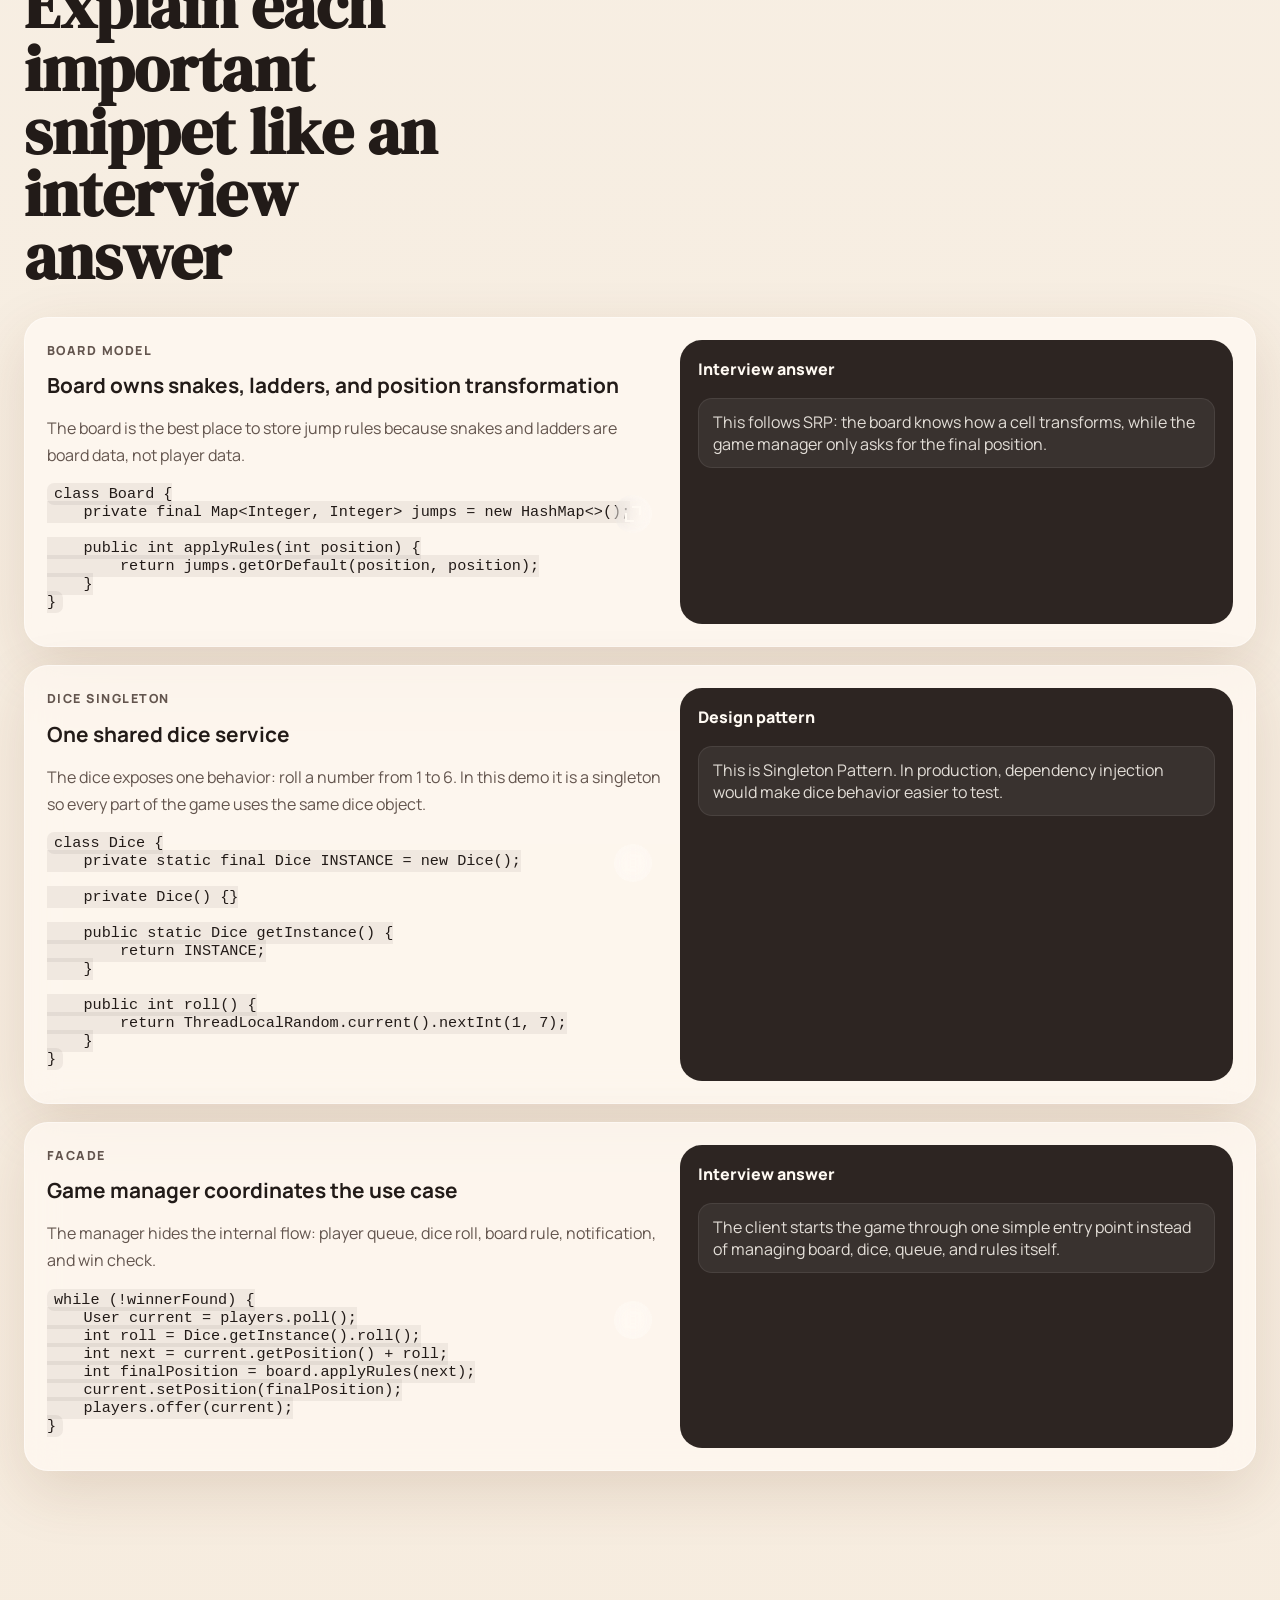
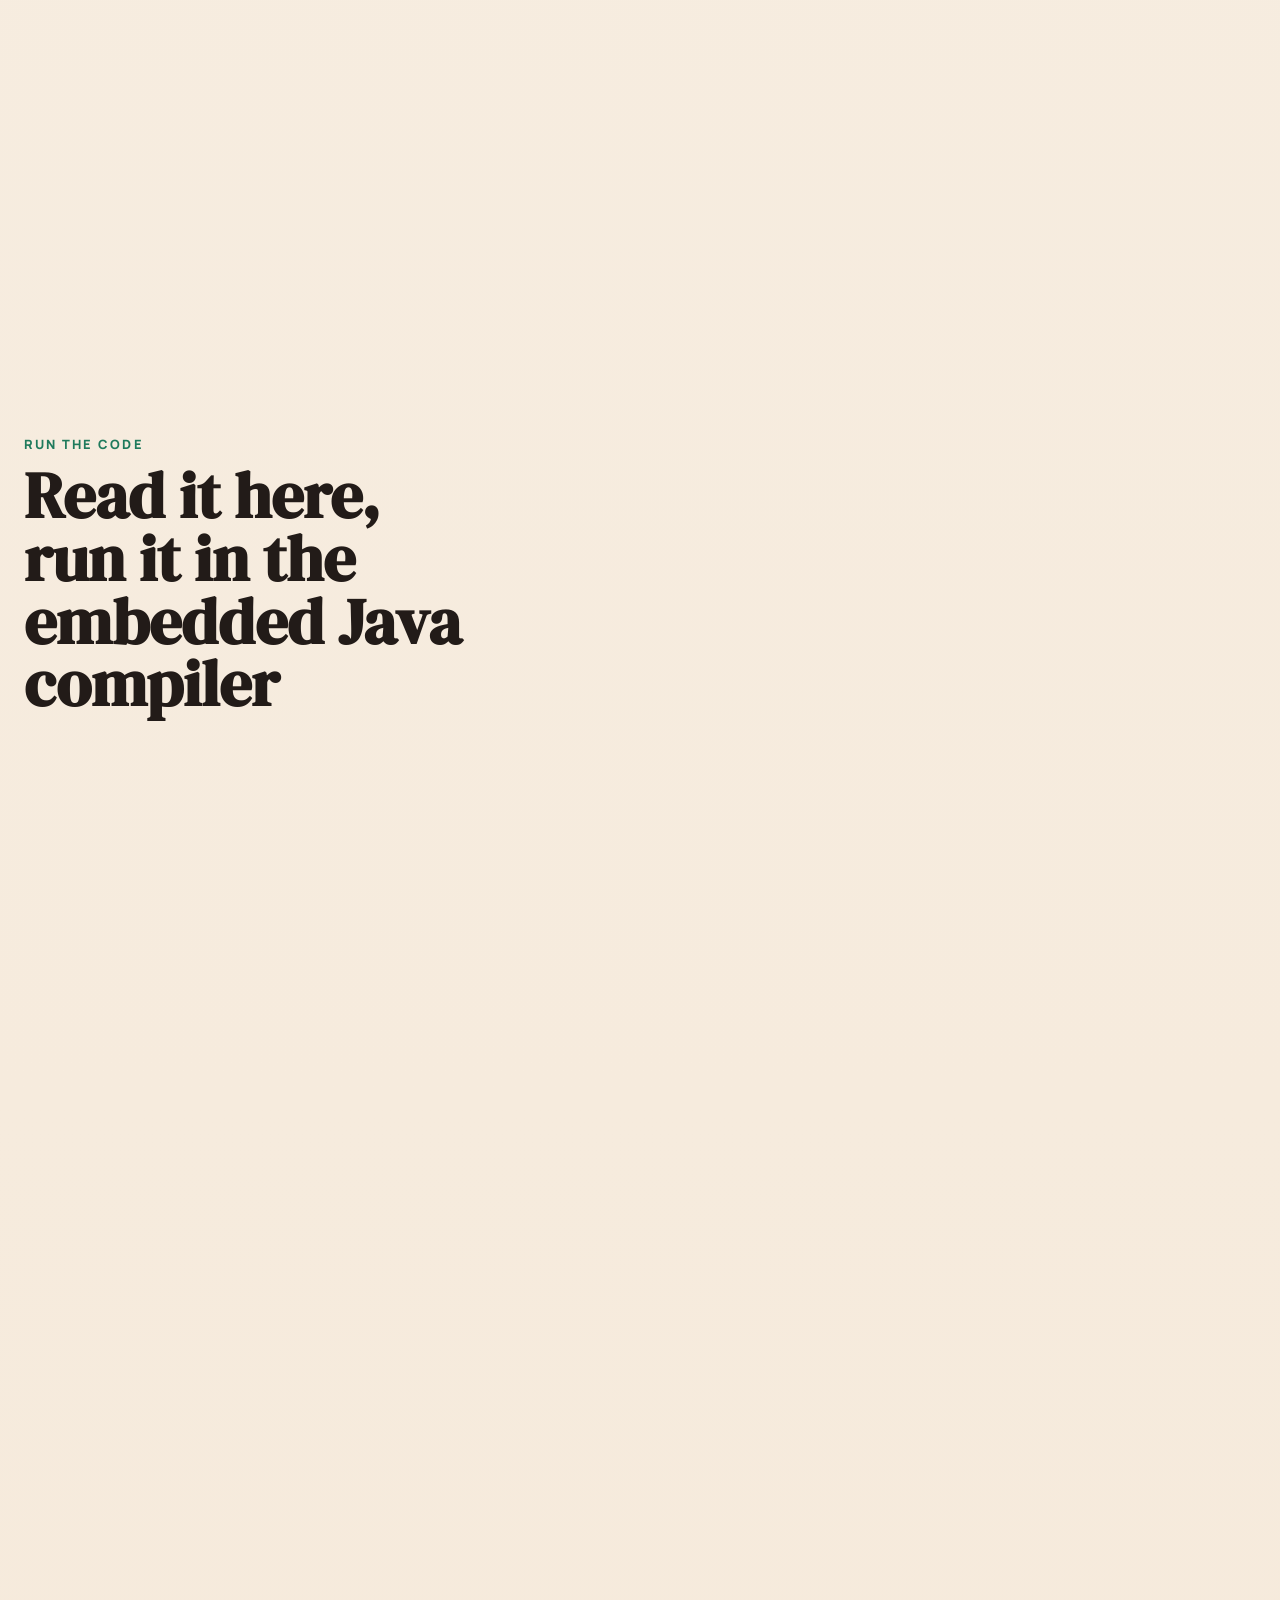
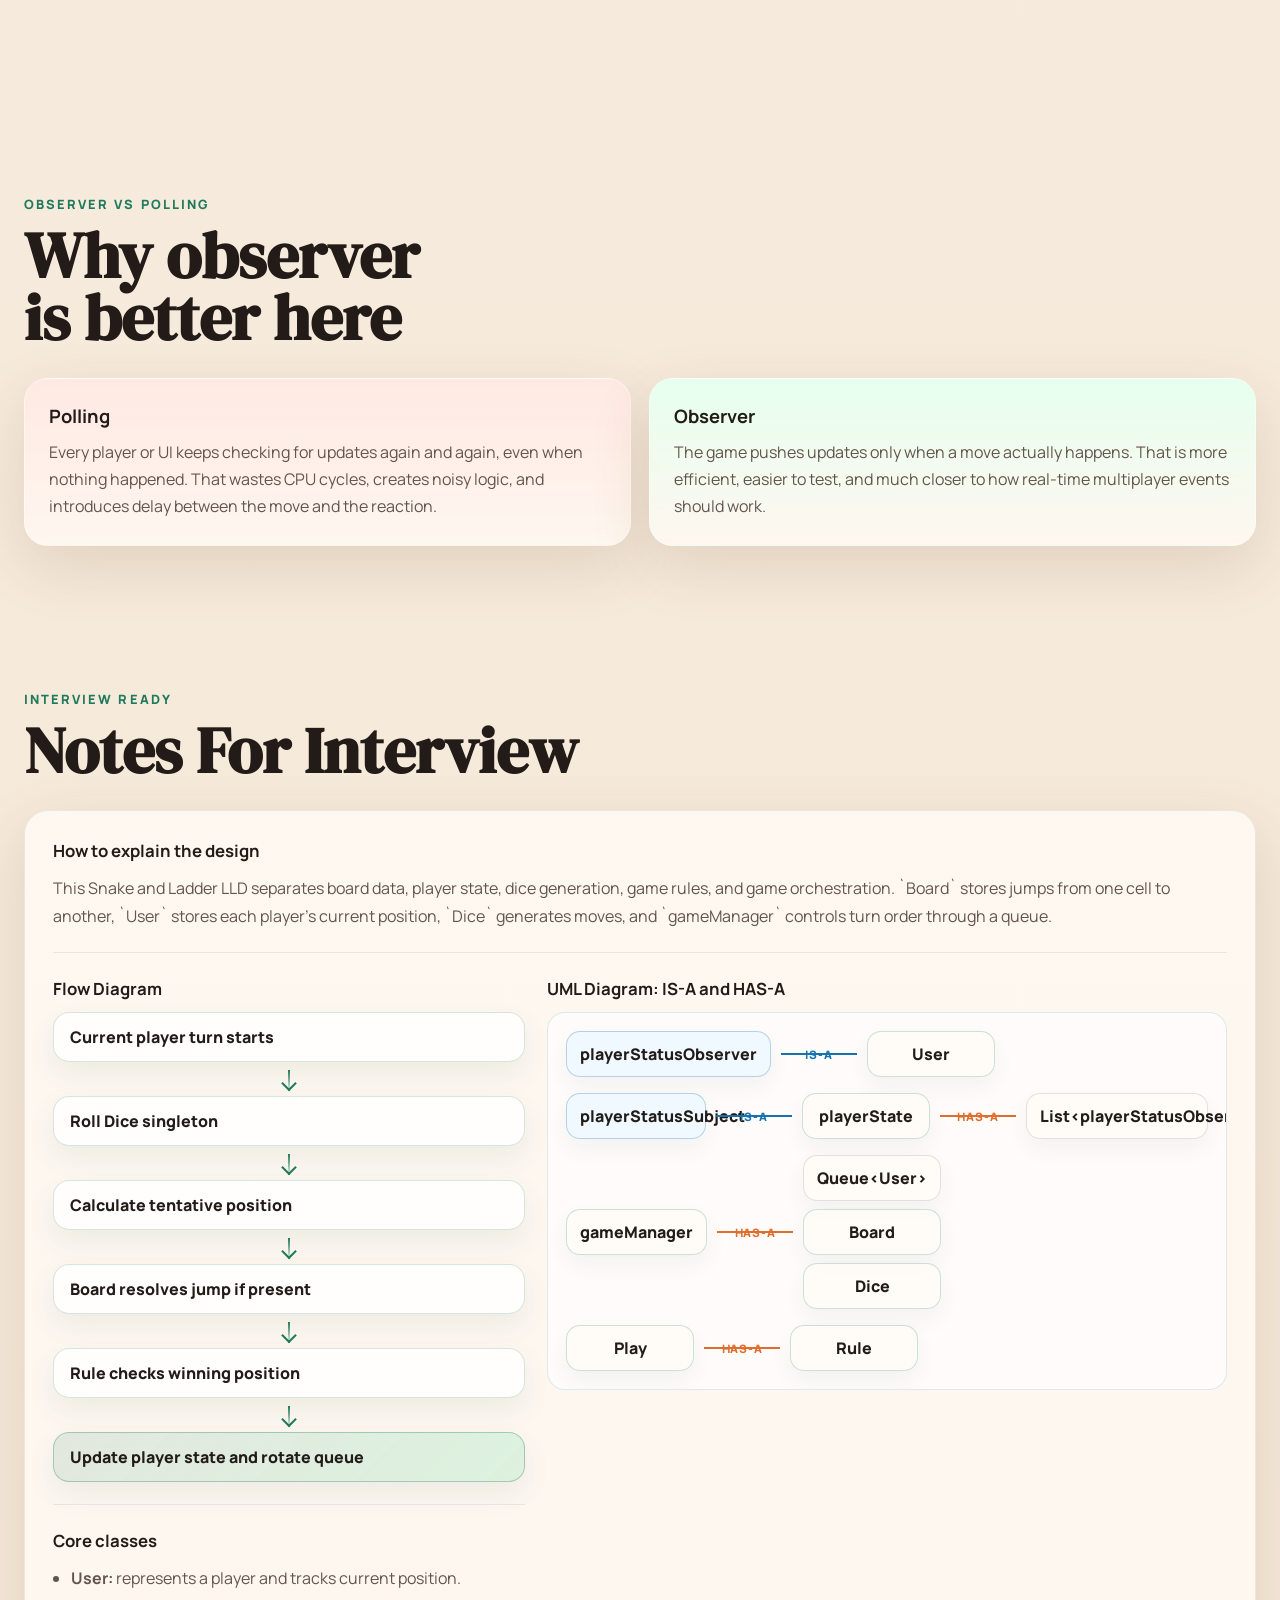
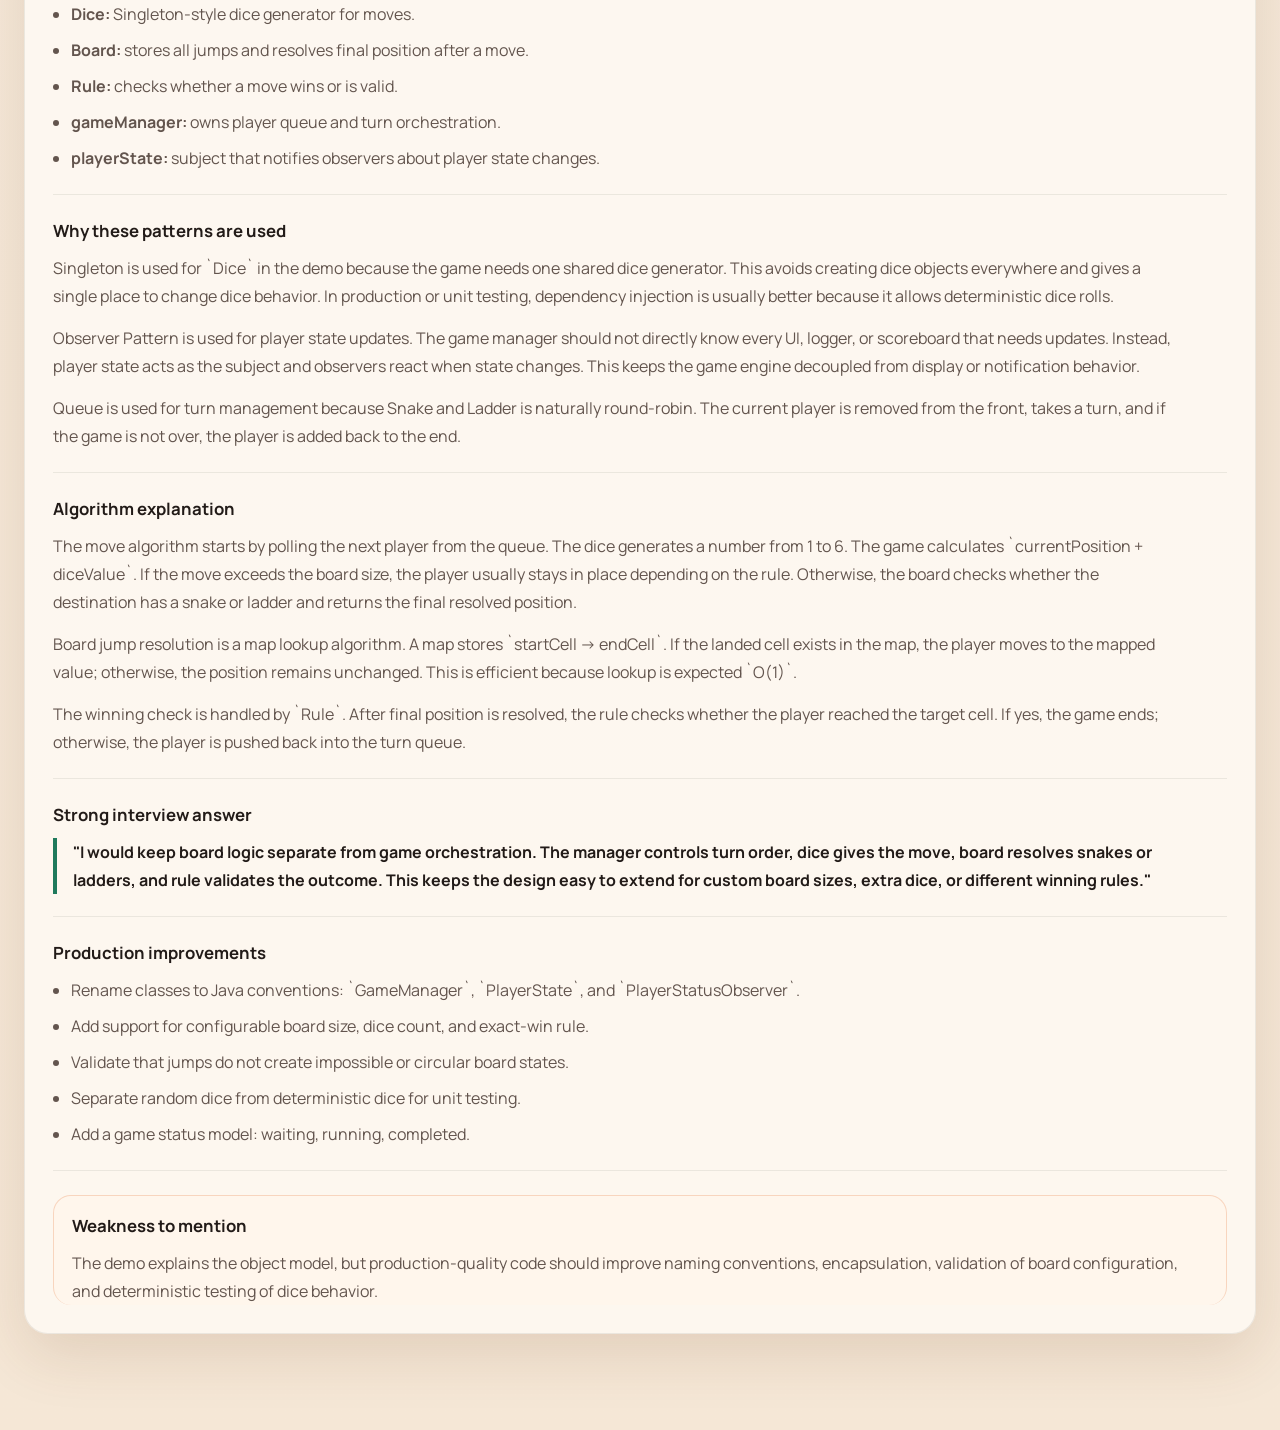
<file: snake-logic-page/index.html>
<!DOCTYPE html>
<html lang="en">
<head>
  <meta charset="UTF-8">
  <meta name="viewport" content="width=device-width, initial-scale=1.0">
  <title>Snake & Ladder Logic Explorer</title>
  <link rel="preconnect" href="https://fonts.googleapis.com">
  <link rel="preconnect" href="https://fonts.gstatic.com" crossorigin>
  <link href="https://fonts.googleapis.com/css2?family=DM+Serif+Display:ital@0;1&family=Manrope:wght@400;500;600;700;800&display=swap" rel="stylesheet">
  <link rel="stylesheet" href="styles.css">
  <link rel="stylesheet" href="../interview-notes.css">
  <link rel="stylesheet" href="../visitor-tracker.css">
</head>
<body>
  <div class="page-shell">
    <header class="hero">
      <nav class="topbar">
        <button class="back-button" id="backButton" type="button" aria-label="Go back">
          <span class="back-icon" aria-hidden="true"></span>
        </button>
        <div class="brand">
          <span class="brand-mark"></span>
          <span>Snake & Ladder</span>
        </div>
        <div class="nav-group">
          <a class="nav-pill" href="../index.html">LLD Designs</a>
          <a class="nav-pill" href="#approach">Architecture Walkthrough</a><a class="nav-pill" href="#snippets">Snippets</a><a class="nav-pill" href="#run-code">Code</a><a class="nav-pill" href="#interview-notes">Notes</a>
        </div>
      </nav>

      <div class="hero-grid">
        <section class="hero-copy">
          <p class="eyebrow">Logic Behind The Code</p>
          <h1>Snake and ladder LLD</h1>
          <p class="hero-text">
            A visual low-level design walkthrough of your Snake and Ladder system, covering the board model,
            turn execution, player movement, and the design patterns used to organize the game cleanly.
          </p>
          <div class="hero-actions">
            <a class="cta primary" href="#flow">See Turn Flow</a>
            <a class="cta secondary" href="#snippets">Explain Code</a>
          </div>

          <div class="hero-metrics">
            <article>
              <strong>100</strong>
              <span>Board positions</span>
            </article>
            <article>
              <strong>4</strong>
              <span>Supported players</span>
            </article>
            <article>
              <strong>1-6</strong>
              <span>Dice outcomes</span>
            </article>
          </div>
        </section>

        <aside class="hero-visual">
          <div class="visual-card">
            <div class="visual-header">
              <span class="status-dot"></span>
              <span>Live turn simulation</span>
            </div>

            <div class="board-preview" id="boardPreview">
              <div class="path-lines path-one"></div>
              <div class="path-lines path-two"></div>
            </div>

            <div class="start-zone" id="startZone">
              <div class="start-zone-label">0</div>
              <div class="start-zone-tokens" id="startZoneTokens"></div>
            </div>

            <div class="turn-console">
              <div class="console-row">
                <span>Current Player</span>
                <strong id="playerName">p1</strong>
              </div>
              <div class="console-row">
                <span>Dice Roll</span>
                <strong class="dice-readout">
                  <span class="dice-icon" id="diceIcon" aria-hidden="true">
                    <span class="pip pip-1"></span>
                    <span class="pip pip-2"></span>
                    <span class="pip pip-3"></span>
                    <span class="pip pip-4"></span>
                    <span class="pip pip-5"></span>
                    <span class="pip pip-6"></span>
                    <span class="pip pip-7"></span>
                  </span>
                  <span id="diceValue">4</span>
                </strong>
              </div>
              <div class="console-row">
                <span>Event</span>
                <strong id="eventValue">Ladder +15</strong>
              </div>
              <div class="console-row">
                <span>Position</span>
                <strong id="positionValue">20</strong>
              </div>
            </div>
          </div>
        </aside>
      </div>
    </header>

    <main>
      <section class="section" id="logic">
        <div class="section-heading">
          <p class="eyebrow">High-Level Logic</p>
          <h2>What the code is trying to achieve</h2>
        </div>

        <div class="logic-grid">
          <article class="info-card accent-orange reveal">
            <h3>Functional Requirements</h3>
            <p>The game allows up to four players to roll a dice, move on a 100-cell board, climb ladders, slide down snakes, and win only by reaching cell 100 exactly.</p>
          </article>
          <article class="info-card accent-green reveal">
            <h3>Core Idea</h3>
            <p>The game loop repeatedly picks the next player, rolls the dice, calculates the next position, applies board rules, broadcasts the update, and checks for a winner.</p>
          </article>
          <article class="info-card accent-blue reveal">
            <h3>Why this structure works</h3>
            <p>Each class owns one clear responsibility, so the design stays readable: board data stays in <code>Board</code>, player state stays in <code>User</code>, and orchestration stays in <code>gameManager</code>.</p>
          </article>
        </div>
      </section>

      <section class="section" id="flow">
        <div class="section-heading">
          <p class="eyebrow">Turn Flow</p>
          <h2>How one player move travels through the system</h2>
        </div>

        <div class="timeline">
          <article class="timeline-step reveal">
            <span class="step-number">01</span>
            <div>
              <h3>Pick the current player</h3>
              <p><code>gameManager</code> removes the next player from the queue, so turns rotate in order.</p>
            </div>
          </article>
          <article class="timeline-step reveal">
            <span class="step-number">02</span>
            <div>
              <h3>Roll the dice</h3>
              <p><code>Dice.getInstance().roll()</code> returns a random number from 1 to 6 using <code>ThreadLocalRandom</code>.</p>
            </div>
          </article>
          <article class="timeline-step reveal">
            <span class="step-number">03</span>
            <div>
              <h3>Compute the tentative move</h3>
              <p>The next position becomes <code>currentPosition + diceValue</code>. If it is greater than 100, the player does not move.</p>
            </div>
          </article>
          <article class="timeline-step reveal">
            <span class="step-number">04</span>
            <div>
              <h3>Apply snake or ladder rules</h3>
              <p><code>Board.applyRules()</code> checks whether the landing cell contains a positive ladder jump or a negative snake drop.</p>
            </div>
          </article>
          <article class="timeline-step reveal">
            <span class="step-number">05</span>
            <div>
              <h3>Notify all observers</h3>
              <p><code>playerState.updatePosition()</code> stores the latest move and informs other players, so the game reacts immediately instead of polling continuously.</p>
            </div>
          </article>
          <article class="timeline-step reveal">
            <span class="step-number">06</span>
            <div>
              <h3>Check for a winner</h3>
              <p>If the adjusted position is 100, the game ends and that player is declared the winner.</p>
            </div>
          </article>
        </div>
      </section>

      <section class="section split-section" id="approach">
        <div class="section-heading">
          <p class="eyebrow">Approach</p>
          <h2>How to explain the architecture in an interview or demo</h2>
        </div>

        <div class="split-layout">
          <article class="panel reveal">
            <h3>Class Responsibilities</h3>
            <ul class="clean-list">
              <li><strong>snake_and_ladder</strong>: client entry point that starts the game</li>
              <li><strong>gameManager</strong>: facade and game coordinator</li>
              <li><strong>Board</strong>: owns snakes, ladders, and cell transformations</li>
              <li><strong>User</strong>: stores player identity and position</li>
              <li><strong>Rule</strong>: validates win and retry conditions</li>
              <li><strong>Dice</strong>: single shared dice generator</li>
              <li><strong>playerState</strong>: observer subject for live updates</li>
              <li><strong>Play</strong>: small unit that evaluates one move</li>
            </ul>
          </article>

          <article class="panel warm reveal">
            <h3>Implementation Story</h3>
            <p>Start with the simplest playable version: one board, a queue of players, a dice service, and a loop. Then improve the design by separating rules, making notifications event-driven, and keeping the facade thin so the system can grow without becoming a god object.</p>
            <div class="mini-steps">
              <span>Build domain classes</span>
              <span>Connect queue + rules</span>
              <span>Add observer updates</span>
              <span>Make it testable</span>
            </div>
          </article>
        </div>
      </section>

      <section class="section" id="patterns">
        <div class="section-heading">
          <p class="eyebrow">Design Patterns</p>
          <h2>Why these patterns match this game</h2>
        </div>

        <div class="pattern-grid">
          <article class="pattern-card reveal">
            <h3>Facade</h3>
            <p><code>gameManager</code> gives one clean entry point. The caller does not need to know how board setup, dice rolling, and player rotation are internally connected.</p>
          </article>
          <article class="pattern-card reveal">
            <h3>Singleton</h3>
            <p><code>Dice</code> is shared across the whole game. That makes sense for a small demo, though dependency injection would be better for testing in production code.</p>
          </article>
          <article class="pattern-card reveal">
            <h3>Observer</h3>
            <p>Players react when someone moves. This is cleaner than polling because the system sends updates only when something changes.</p>
          </article>
          <article class="pattern-card reveal">
            <h3>Builder</h3>
            <p>You mention builders as a future extension. That is a smart next step if board definitions or player setup become more configurable.</p>
          </article>
        </div>
      </section>
      <section class="section" id="snippets">
        <div class="section-heading">
          <p class="eyebrow">Code Walkthrough</p>
          <h2>Explain each important snippet like an interview answer</h2>
        </div>

        <div class="algorithm-stack">
          <article class="algorithm-card reveal">
            <div class="algorithm-copy">
              <p class="algorithm-tag">Board Model</p>
              <h3>Board owns snakes, ladders, and position transformation</h3>
              <p>The board is the best place to store jump rules because snakes and ladders are board data, not player data.</p>
              <pre><code>class Board {
    private final Map&lt;Integer, Integer&gt; jumps = new HashMap&lt;&gt;();

    public int applyRules(int position) {
        return jumps.getOrDefault(position, position);
    }
}</code></pre>
            </div>
            <div class="algorithm-visual">
              <div class="visual-title">Interview answer</div>
              <div class="reason-card">This follows SRP: the board knows how a cell transforms, while the game manager only asks for the final position.</div>
            </div>
          </article>

          <article class="algorithm-card reveal">
            <div class="algorithm-copy">
              <p class="algorithm-tag">Dice Singleton</p>
              <h3>One shared dice service</h3>
              <p>The dice exposes one behavior: roll a number from 1 to 6. In this demo it is a singleton so every part of the game uses the same dice object.</p>
              <pre><code>class Dice {
    private static final Dice INSTANCE = new Dice();

    private Dice() {}

    public static Dice getInstance() {
        return INSTANCE;
    }

    public int roll() {
        return ThreadLocalRandom.current().nextInt(1, 7);
    }
}</code></pre>
            </div>
            <div class="algorithm-visual">
              <div class="visual-title">Design pattern</div>
              <div class="reason-card">This is Singleton Pattern. In production, dependency injection would make dice behavior easier to test.</div>
            </div>
          </article>

          <article class="algorithm-card reveal">
            <div class="algorithm-copy">
              <p class="algorithm-tag">Facade</p>
              <h3>Game manager coordinates the use case</h3>
              <p>The manager hides the internal flow: player queue, dice roll, board rule, notification, and win check.</p>
              <pre><code>while (!winnerFound) {
    User current = players.poll();
    int roll = Dice.getInstance().roll();
    int next = current.getPosition() + roll;
    int finalPosition = board.applyRules(next);
    current.setPosition(finalPosition);
    players.offer(current);
}</code></pre>
            </div>
            <div class="algorithm-visual">
              <div class="visual-title">Interview answer</div>
              <div class="reason-card">The client starts the game through one simple entry point instead of managing board, dice, queue, and rules itself.</div>
            </div>
          </article>

          <article class="algorithm-card reveal">
            <div class="algorithm-copy">
              <p class="algorithm-tag">Observer</p>
              <h3>Notify players when state changes</h3>
              <p>The observer idea helps broadcast a move when a player position changes. This avoids polling and keeps updates event-driven.</p>
              <pre><code>interface playerStatusObserver {
    void update(String message);
}

class playerState {
    private final List&lt;playerStatusObserver&gt; observers = new ArrayList&lt;&gt;();

    public void notifyObservers(String message) {
        observers.forEach(observer -&gt; observer.update(message));
    }
}</code></pre>
            </div>
            <div class="algorithm-visual">
              <div class="visual-title">Design pattern</div>
              <div class="reason-card">This is Observer Pattern. It is useful when multiple objects should react to one state change.</div>
            </div>
          </article>
        </div>
      </section>
      <section class="section" id="run-code">
        <div class="section-heading">
          <p class="eyebrow">Run The Code</p>
          <h2>Read it here, run it in the embedded Java compiler</h2>
        </div>

        <div class="compiler-layout">
          <article class="panel code-panel reveal">
            <div class="code-panel-header">
              <h3>Java Source</h3>
              <div class="code-actions"><button class="copy-button" id="copyCodeButton" type="button">Copy code</button><button class="copy-button secondary-button icon-button" id="expandCodeButton" type="button" aria-label="Expand full code"><span class="expand-icon" aria-hidden="true"></span></button></div>
            </div>
            <p class="compiler-note">
              This page is static, so it stays GitHub Pages friendly. For the embedded compiler version, the package line is removed so the class can run directly. If you run it locally in an IDE, you can keep the original package structure.
            </p>
            <textarea id="javaSource" class="code-textarea" spellcheck="false" readonly>import java.util.*;
import java.util.concurrent.ThreadLocalRandom;

class User implements playerStatusObserver {
    public int id;
    public String username;
    public int position;
    public int lastRoll;
    public String lastEvent;

    public int getId() {
        return id;
    }

    public void setId(int id) {
        this.id = id;
    }

    public String getUsername() {
        return username;
    }

    public void setUsername(String username) {
        this.username = username;
    }

    public int getPosition() {
        return position;
    }

    public void setPosition(int position) {
        this.position = position;
    }

    @Override
    public void update(playerState data) {
        User updated = data.getLastUpdated();
        int pos = data.getLastPos();
        if (updated != null &amp;&amp; updated != this) {
            System.out.println("[NOTIFY] " + this.username + " sees " + updated.getUsername() + " rolled " + updated.lastRoll + " and moved to " + pos);
        }
    }
}

class Dice {
    private static volatile Dice instance;

    public int getNumber() {
        return getInstance().roll();
    }

    private Dice() {}

    public static Dice getInstance() {
        if (instance == null) {
            synchronized (Dice.class) {
                if (instance == null) {
                    instance = new Dice();
                }
            }
        }
        return instance;
    }

    public int roll() {
        return ThreadLocalRandom.current().nextInt(1, 7);
    }
}

class Board {
    private int BoardId;
    ArrayList&lt;Integer&gt; snake = new ArrayList&lt;&gt;(Collections.nCopies(101, 0));
    ArrayList&lt;Integer&gt; ladder = new ArrayList&lt;&gt;(Collections.nCopies(101, 0));

    public Board() {
        this.createBoard();
    }

    public int getBoardId() {
        return BoardId;
    }

    public void setBoardId(int boardId) {
        BoardId = boardId;
    }

    public void createBoard() {
        snake.set(17, -7);
        snake.set(47, -10);
        snake.set(64, -37);
        snake.set(80, -17);
        snake.set(95, -10);
        snake.set(99, -57);
        ladder.set(5, 15);
        ladder.set(33, 45);
        ladder.set(66, 93);
        ladder.set(25, 35);
        ladder.set(40, 65);
    }

    public int applyRules(int position) {
        if (position &lt; 0 || position &gt;= snake.size()) return position;
        int newPosition = position + snake.get(position) + ladder.get(position);
        return Math.max(0, Math.min(100, newPosition));
    }
}

class Rule {
    public boolean checkRule(int pos){
       if(pos &gt; 100 ){
           return true;
       } else if (pos == 100){
           System.out.println("Winner Winner Chicken Dinner");
           return false;
       }
       return true;
    }
}

class gameManager {
    Queue&lt;User&gt; playerQueue = new ArrayDeque&lt;&gt;();
    Board board;
    Play play;
    ArrayList&lt;User&gt; players = new ArrayList&lt;&gt;();

    public gameManager(int boardId) {
        initBoard(boardId);
    }

    public void initBoard(int id){
        this.board = new Board();
        board.setBoardId(id);
        System.out.println("Board Setup Completed");
    }

    public void simulate(int playersCount){
        playerState playersubs = new playerState();
        for (int i = 0; i &lt; playersCount; i++){
            User u = new User();
            u.username = "p" + (i+1);
            u.setPosition(0);
            u.lastRoll = 0;
            u.lastEvent = "-";
            playersubs.registerObserver(u);
            playerQueue.offer(u);
            players.add(u);
        }

        while(true){
            User current = playerQueue.poll();
            if (current == null) break;
            play = new Play(current);
            int face = Dice.getInstance().roll();
            current.lastRoll = face;
            int next = current.getPosition() + face;
            if (next &gt; 100){
                current.lastEvent = "Retry";
                playerQueue.offer(current);
                continue;
            }
            int adjusted = board.applyRules(next);
            if (adjusted != next){
                if (adjusted &gt; next) current.lastEvent = "L(" + (adjusted-next) + ")";
                else current.lastEvent = "S(" + (next-adjusted) + ")";
            } else {
                current.lastEvent = "-";
            }
            playersubs.updatePosition(adjusted, current);
            if (adjusted == 100){
                System.out.println(current.getUsername() + " WINS game");
                break;
            }
            playerQueue.offer(current);
        }
    }
}

interface playerStatusObserver {
    void update(playerState data);
}

interface playerStatusSubject {
    void registerObserver(playerStatusObserver obj);
    void removeObserver(playerStatusObserver obj);
    void notifyObserver();
}

class playerState implements playerStatusSubject {
    private User lastUpdated;
    private int lastPos;
    private final List&lt;playerStatusObserver&gt; playerstateObserver = new ArrayList&lt;&gt;();

    @Override
    public void registerObserver(playerStatusObserver obj) {
        playerstateObserver.add(obj);
    }

    @Override
    public void removeObserver(playerStatusObserver obj) {
        playerstateObserver.remove(obj);
    }

    @Override
    public void notifyObserver() {
         for (playerStatusObserver obj : playerstateObserver){
             obj.update(this);
         }
    }

    public void updatePosition(int pos ,User user){
        this.lastUpdated = user;
        this.lastPos = pos;
        user.setPosition(pos);
        notifyObserver();
    }

    public User getLastUpdated(){
        return lastUpdated;
    }

    public int getLastPos(){
        return lastPos;
    }
}

class Play {
    private Rule Rule;
    private Dice rollDice;
    private User u;

    Play(User u){
        this.u = u;
        this.rollDice = Dice.getInstance();
        this.Rule = new Rule();
    }

    public boolean gameState(){
        int face = rollDice.getNumber();
        int currpos = u.getPosition() + face;
        if(currpos &lt;= 100){
            u.setPosition(currpos);
            if (!Rule.checkRule(currpos)){
                System.out.println(u.getUsername() + " WINS game");
                return false;
            }
            return true;
        } else {
            System.out.println("Retry");
            return true;
        }
    }
}

public class Main {
    public Main(){
        System.out.println("snake and ladder");
        gameManager game = new gameManager(1);
        game.simulate(2);
    }

    public static void main(String[] args) {
        new Main();
    }
}</textarea>
            <div class="compiler-actions">
              <a class="cta secondary" href="https://onecompiler.com/java" target="_blank" rel="noreferrer">Open full compiler</a>
            </div>
          </article>

          <article class="panel compiler-panel reveal">
            <h3>Embedded Compiler</h3>
            <iframe
              class="compiler-frame"
              title="Embedded Java Compiler"
              src="https://onecompiler.com/embed/java?theme=light&amp;hideLanguageSelection=true"
              loading="lazy"
              frameborder="0"></iframe>
          </article>
        </div>
      </section>

      <section class="section comparison">
        <div class="section-heading">
          <p class="eyebrow">Observer vs Polling</p>
          <h2>Why observer is better here</h2>
        </div>

        <div class="compare-grid">
          <article class="compare-card bad reveal">
            <h3>Polling</h3>
            <p>Every player or UI keeps checking for updates again and again, even when nothing happened. That wastes CPU cycles, creates noisy logic, and introduces delay between the move and the reaction.</p>
          </article>
          <article class="compare-card good reveal">
            <h3>Observer</h3>
            <p>The game pushes updates only when a move actually happens. That is more efficient, easier to test, and much closer to how real-time multiplayer events should work.</p>
          </article>
        </div>
      </section>
      <section class="section interview-notes" id="interview-notes">
        <div class="section-heading notes-heading">
          <p class="eyebrow">Interview Ready</p>
          <h2>Notes For Interview</h2>
        </div>

        <article class="notes-panel notes-single-card reveal">
          <div class="notes-section">
            <h3>How to explain the design</h3>
            <p>
              This Snake and Ladder LLD separates board data, player state, dice generation, game rules, and game
              orchestration. `Board` stores jumps from one cell to another, `User` stores each player's current
              position, `Dice` generates moves, and `gameManager` controls turn order through a queue.
            </p>
          </div>

          <div class="notes-diagram-grid">
            <section class="notes-section">
              <h3>Flow Diagram</h3>
              <div class="flow-diagram" aria-label="Snake and ladder flow diagram">
                <div class="flow-node">Current player turn starts</div>
                <div class="flow-arrow"></div>
                <div class="flow-node">Roll Dice singleton</div>
                <div class="flow-arrow"></div>
                <div class="flow-node">Calculate tentative position</div>
                <div class="flow-arrow"></div>
                <div class="flow-node">Board resolves jump if present</div>
                <div class="flow-arrow"></div>
                <div class="flow-node">Rule checks winning position</div>
                <div class="flow-arrow"></div>
                <div class="flow-node success">Update player state and rotate queue</div>
              </div>
            </section>

            <section class="notes-section">
              <h3>UML Diagram: IS-A and HAS-A</h3>
              <div class="uml-diagram" aria-label="Snake and ladder UML diagram with IS-A and HAS-A relationships">
                <div class="uml-row">
                  <div class="uml-box interface">playerStatusObserver</div>
                  <div class="uml-link isa">IS-A</div>
                  <div class="uml-box class-box">User</div>
                </div>
                <div class="uml-row">
                  <div class="uml-box interface">playerStatusSubject</div>
                  <div class="uml-link isa">IS-A</div>
                  <div class="uml-box class-box">playerState</div>
                  <div class="uml-link hasa">HAS-A</div>
                  <div class="uml-box">List&lt;playerStatusObserver&gt;</div>
                </div>
                <div class="uml-row">
                  <div class="uml-box class-box">gameManager</div>
                  <div class="uml-link hasa">HAS-A</div>
                  <div class="uml-stack">
                    <div class="uml-box">Queue&lt;User&gt;</div>
                    <div class="uml-box class-box">Board</div>
                    <div class="uml-box class-box">Dice</div>
                  </div>
                </div>
                <div class="uml-row">
                  <div class="uml-box class-box">Play</div>
                  <div class="uml-link hasa">HAS-A</div>
                  <div class="uml-box class-box">Rule</div>
                </div>
              </div>
            </section>
          </div>

          <div class="notes-section">
            <h3>Core classes</h3>
            <ul class="notes-list">
              <li><strong>User:</strong> represents a player and tracks current position.</li>
              <li><strong>Dice:</strong> Singleton-style dice generator for moves.</li>
              <li><strong>Board:</strong> stores all jumps and resolves final position after a move.</li>
              <li><strong>Rule:</strong> checks whether a move wins or is valid.</li>
              <li><strong>gameManager:</strong> owns player queue and turn orchestration.</li>
              <li><strong>playerState:</strong> subject that notifies observers about player state changes.</li>
            </ul>
          </div>

          <div class="notes-section">
            <h3>Why these patterns are used</h3>
            <p>
              Singleton is used for `Dice` in the demo because the game needs one shared dice generator. This avoids
              creating dice objects everywhere and gives a single place to change dice behavior. In production or unit
              testing, dependency injection is usually better because it allows deterministic dice rolls.
            </p>
            <p>
              Observer Pattern is used for player state updates. The game manager should not directly know every UI,
              logger, or scoreboard that needs updates. Instead, player state acts as the subject and observers react
              when state changes. This keeps the game engine decoupled from display or notification behavior.
            </p>
            <p>
              Queue is used for turn management because Snake and Ladder is naturally round-robin. The current player
              is removed from the front, takes a turn, and if the game is not over, the player is added back to the end.
            </p>
          </div>

          <div class="notes-section">
            <h3>Algorithm explanation</h3>
            <p>
              The move algorithm starts by polling the next player from the queue. The dice generates a number from 1
              to 6. The game calculates `currentPosition + diceValue`. If the move exceeds the board size, the player
              usually stays in place depending on the rule. Otherwise, the board checks whether the destination has a
              snake or ladder and returns the final resolved position.
            </p>
            <p>
              Board jump resolution is a map lookup algorithm. A map stores `startCell -> endCell`. If the landed cell
              exists in the map, the player moves to the mapped value; otherwise, the position remains unchanged. This
              is efficient because lookup is expected `O(1)`.
            </p>
            <p>
              The winning check is handled by `Rule`. After final position is resolved, the rule checks whether the
              player reached the target cell. If yes, the game ends; otherwise, the player is pushed back into the turn
              queue.
            </p>
          </div>

          <div class="notes-section">
            <h3>Strong interview answer</h3>
            <p class="quote-line">
              "I would keep board logic separate from game orchestration. The manager controls turn order, dice gives
              the move, board resolves snakes or ladders, and rule validates the outcome. This keeps the design easy to
              extend for custom board sizes, extra dice, or different winning rules."
            </p>
          </div>

          <div class="notes-section">
            <h3>Production improvements</h3>
            <ul class="notes-list">
              <li>Rename classes to Java conventions: `GameManager`, `PlayerState`, and `PlayerStatusObserver`.</li>
              <li>Add support for configurable board size, dice count, and exact-win rule.</li>
              <li>Validate that jumps do not create impossible or circular board states.</li>
              <li>Separate random dice from deterministic dice for unit testing.</li>
              <li>Add a game status model: waiting, running, completed.</li>
            </ul>
          </div>

          <div class="notes-section notes-caution">
            <h3>Weakness to mention</h3>
            <p>
              The demo explains the object model, but production-quality code should improve naming conventions,
              encapsulation, validation of board configuration, and deterministic testing of dice behavior.
            </p>
          </div>
        </article>
      </section>
    </main>
  </div>
  <div class="code-modal" id="codeModal" aria-hidden="true">
    <div class="modal-toolbar">
      <strong id="codeModalTitle">Main.java</strong>
      <button class="copy-button secondary-button" id="closeCodeButton" type="button">Close</button>
    </div>
    <textarea id="expandedJavaSource" class="modal-code" spellcheck="false" readonly></textarea>
  </div>

  <script src="script.js"></script>
  <script src="../visitor-tracker.js"></script>
</body>
</html>
</file>
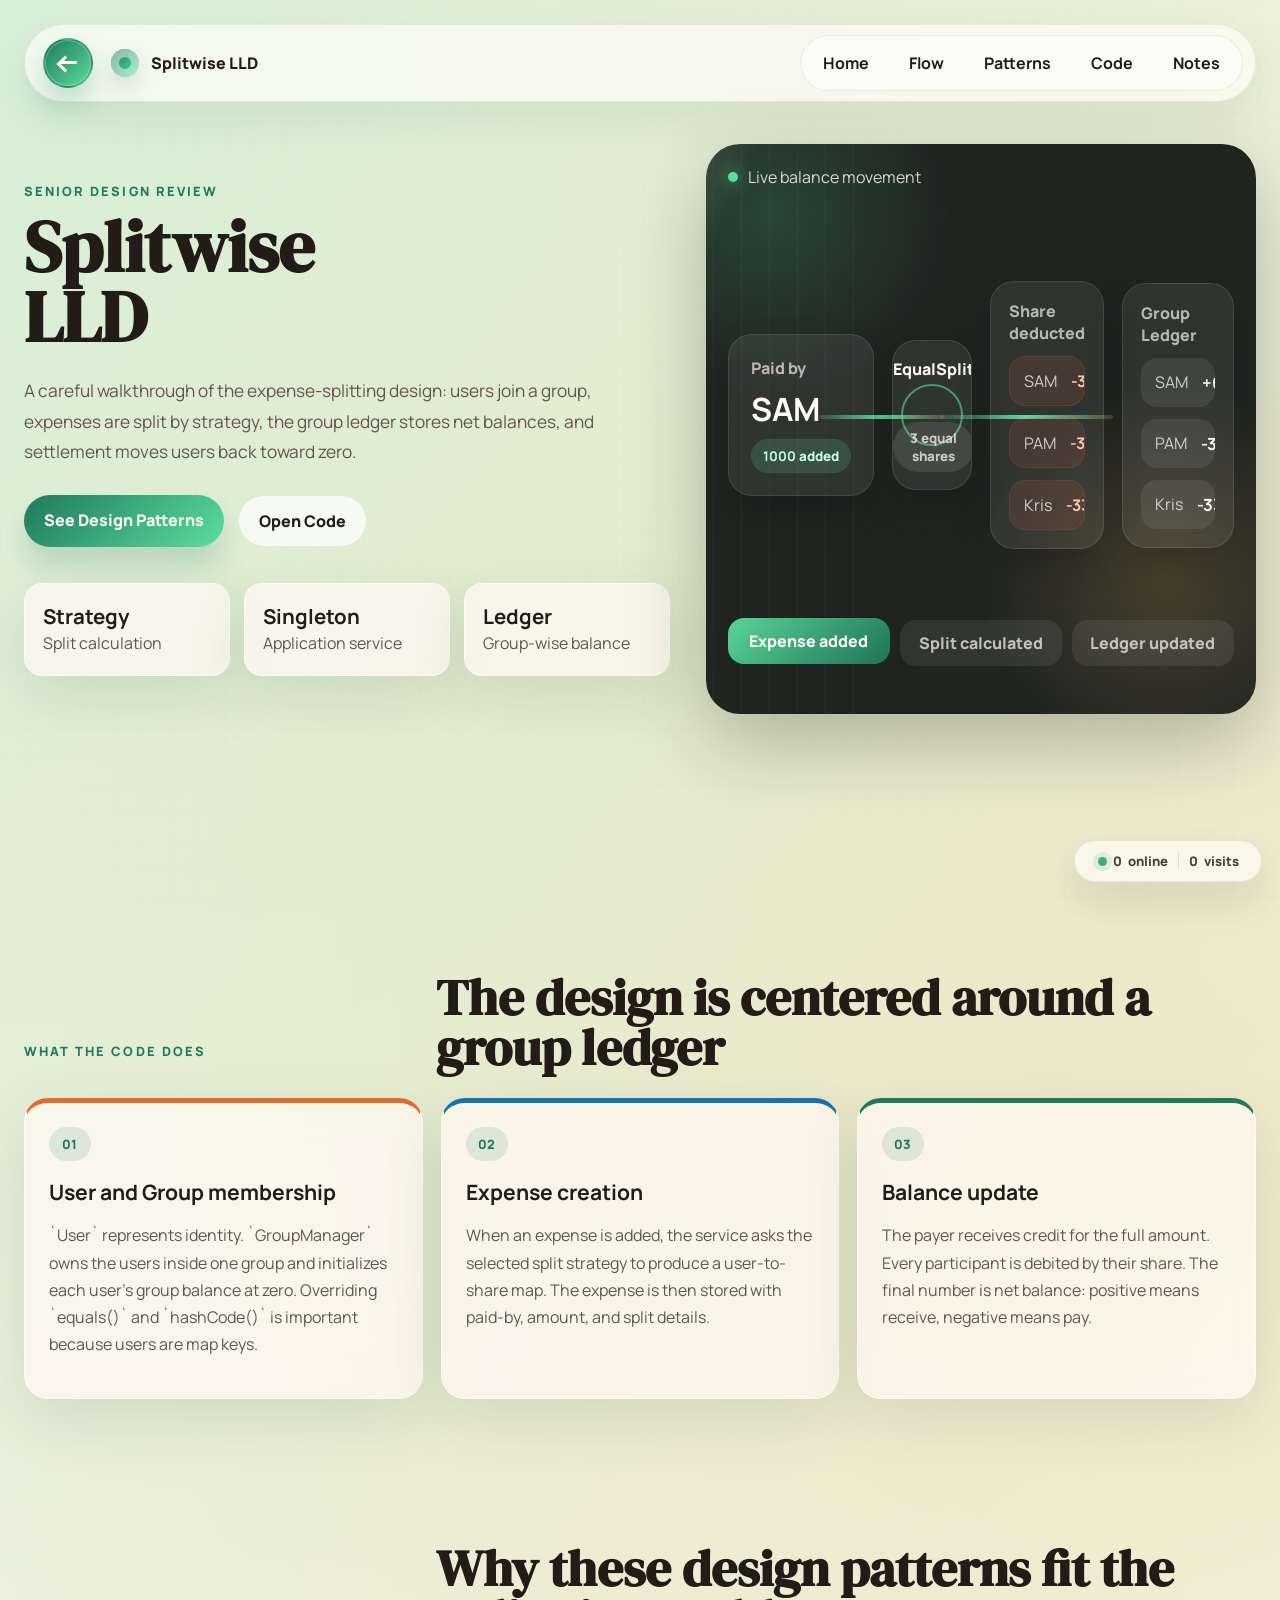
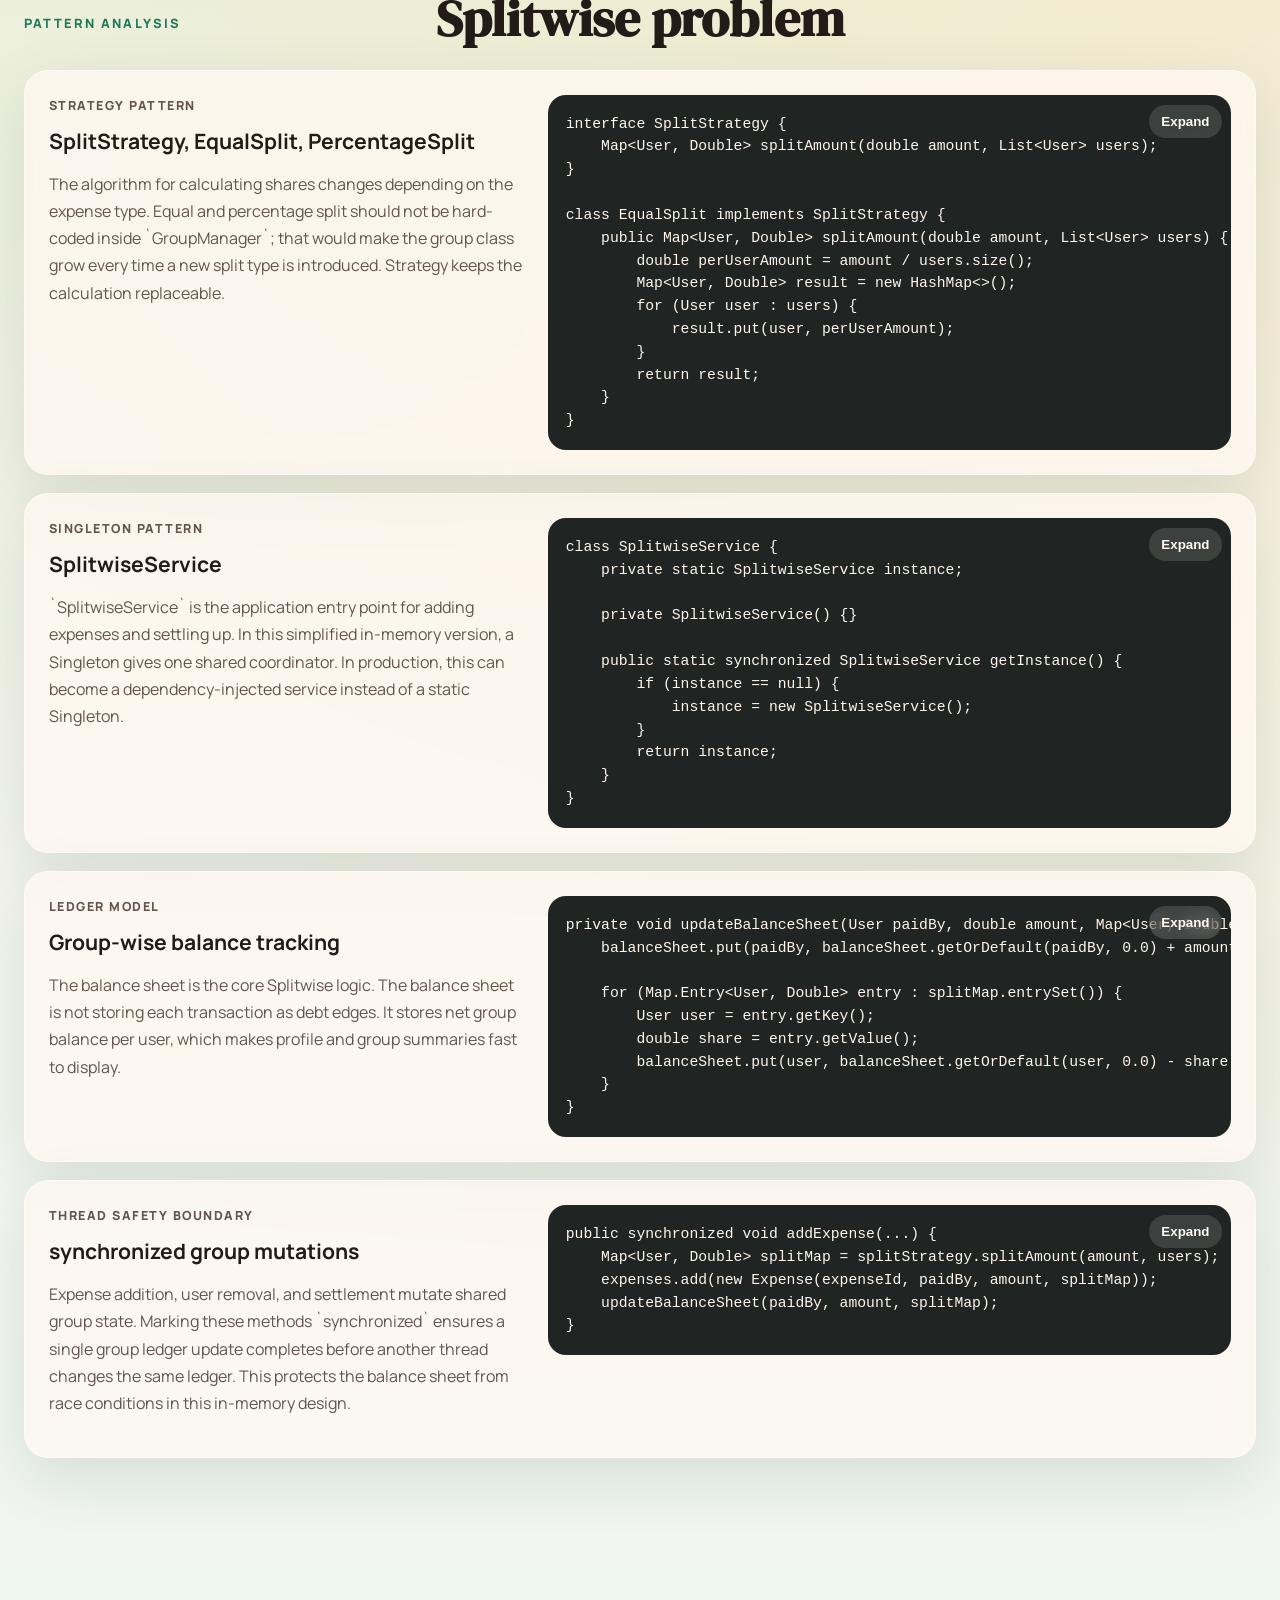
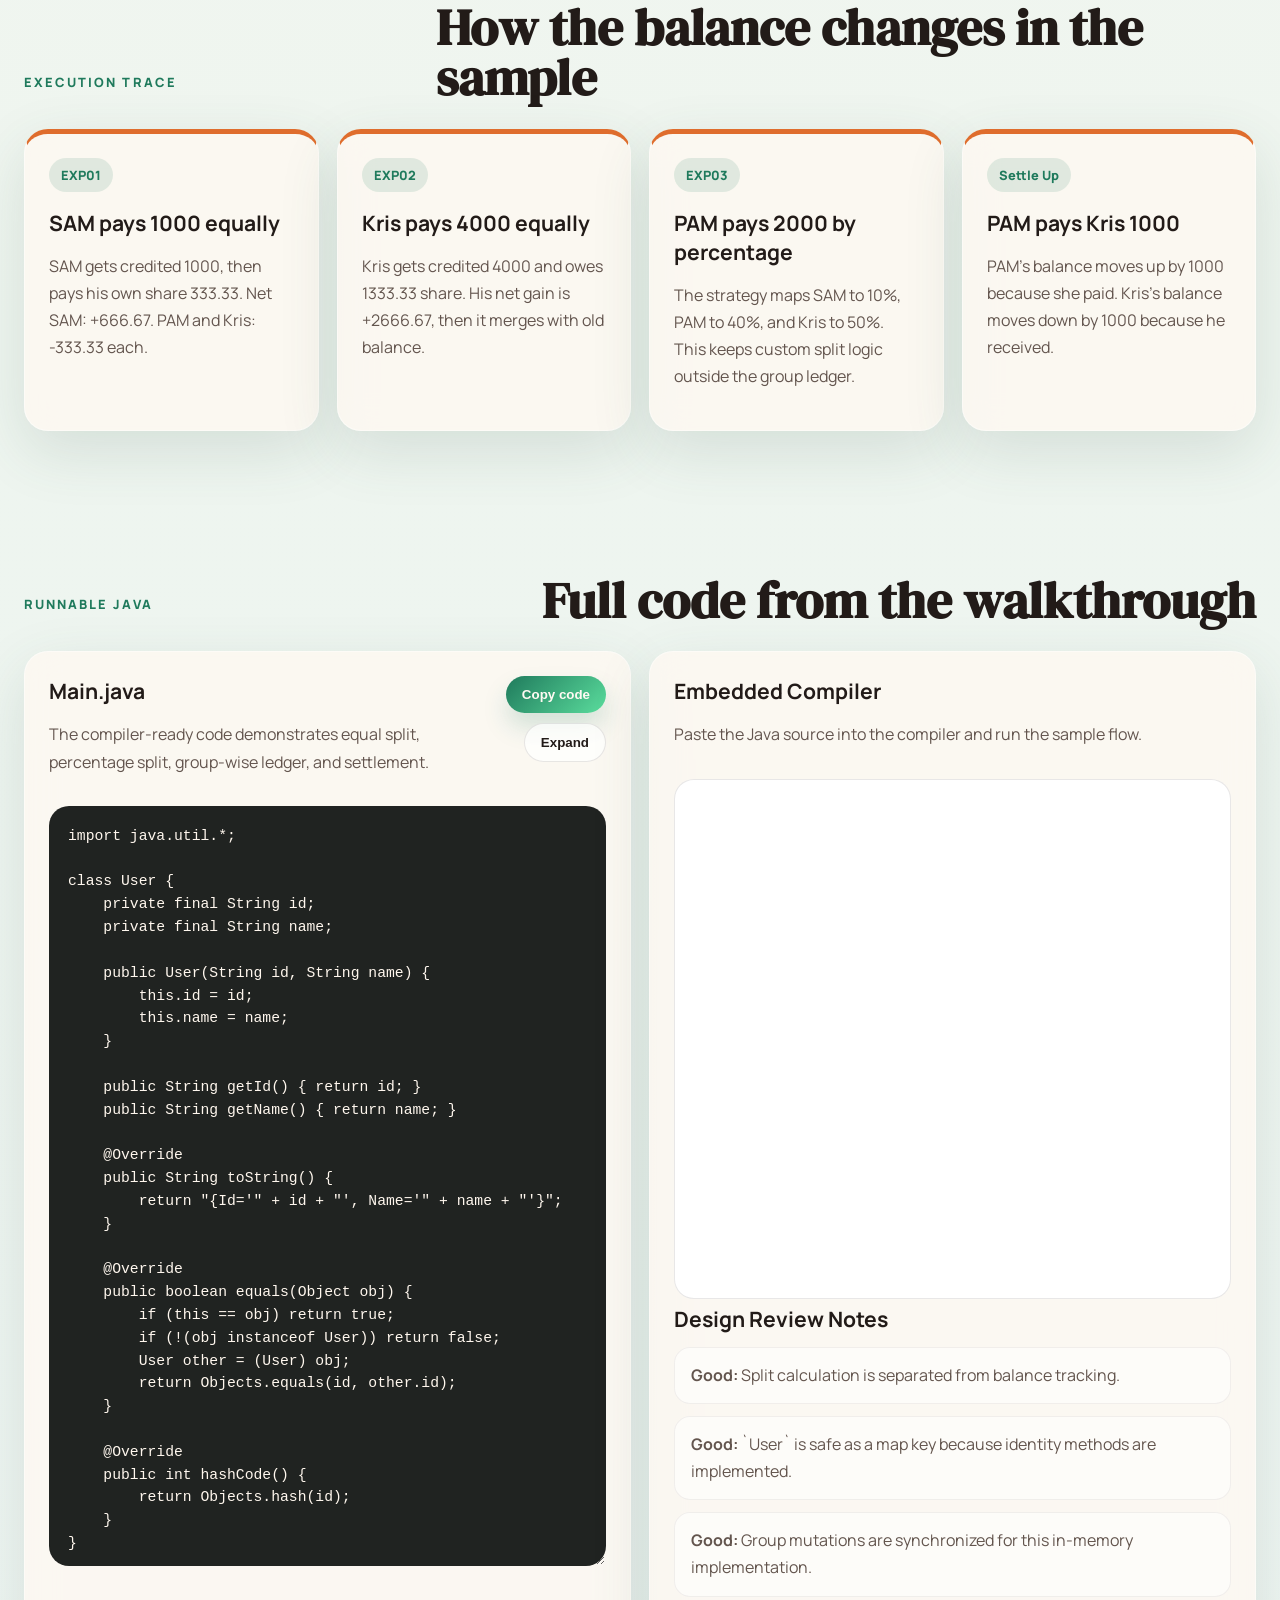
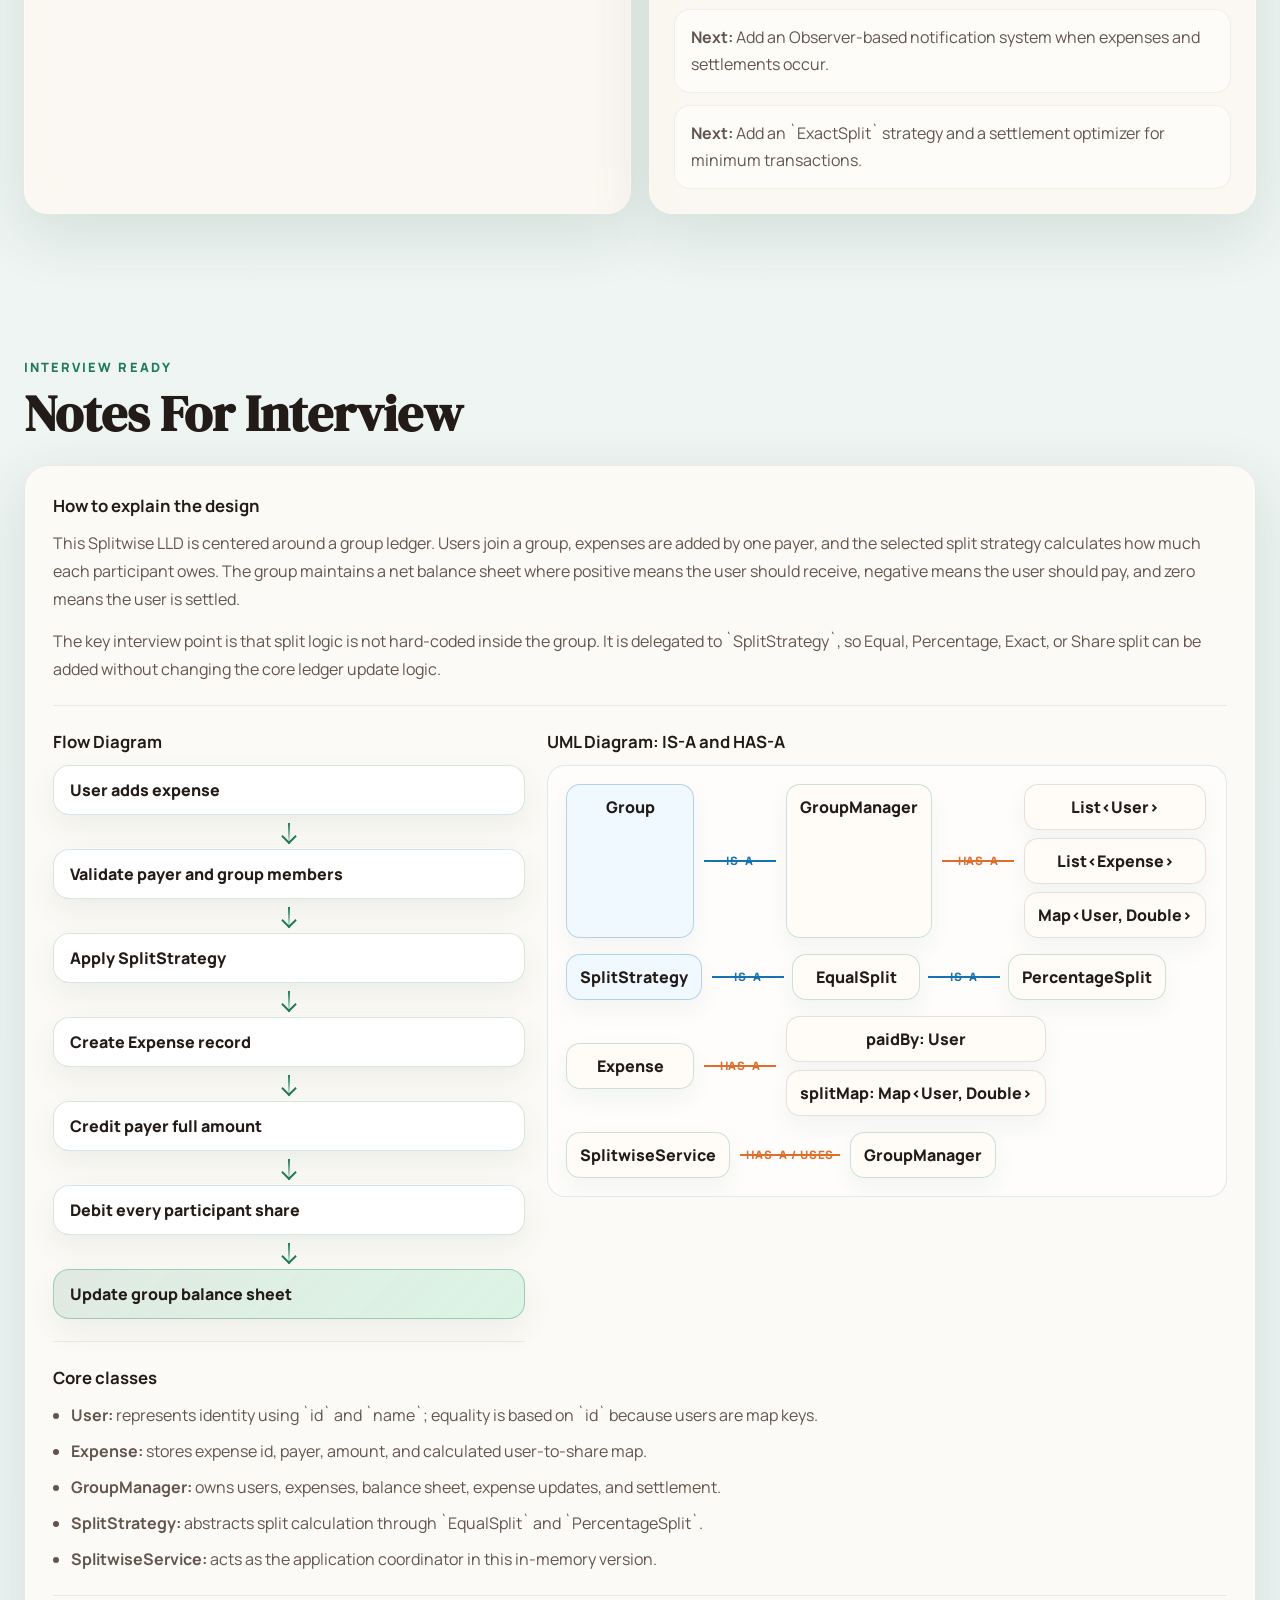
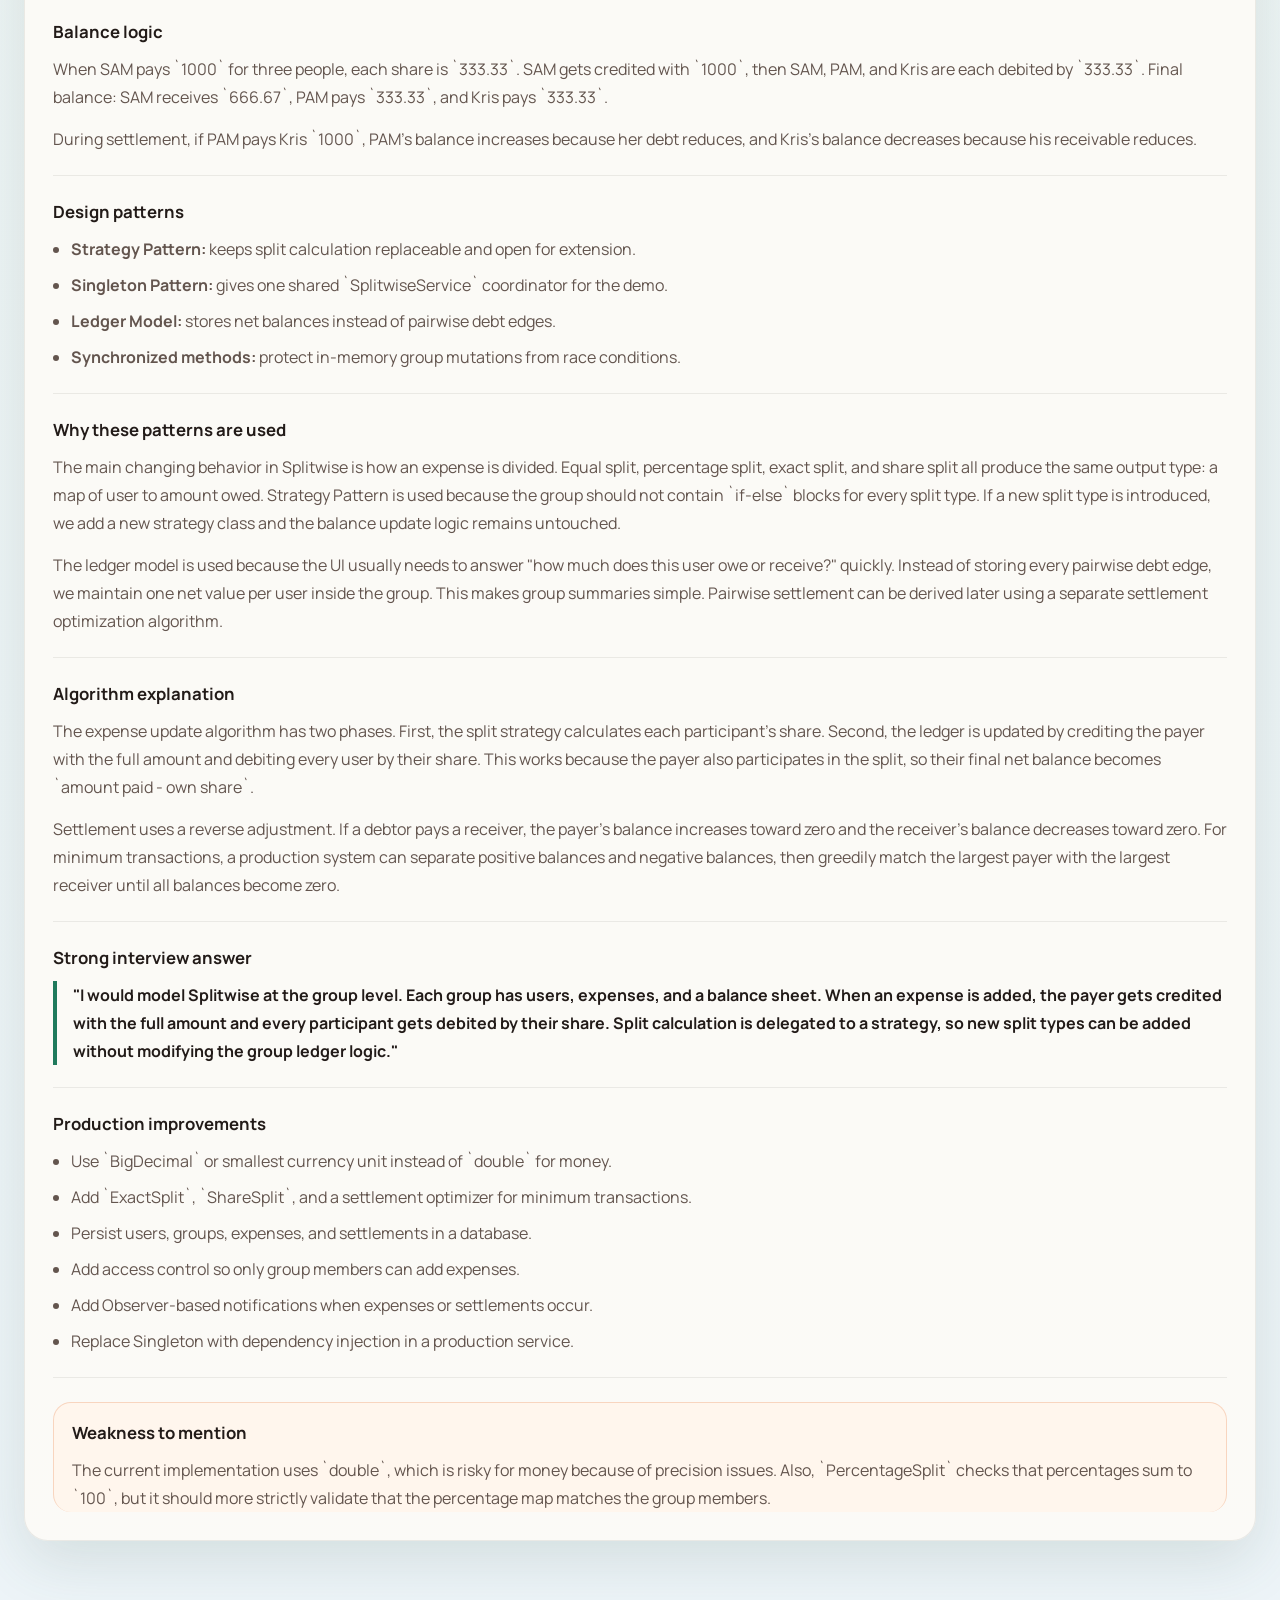
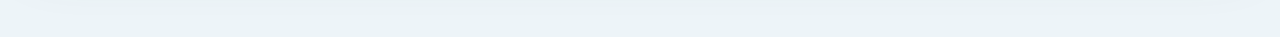
<file: splitwise-page/index.html>
<!DOCTYPE html>
<html lang="en">
<head>
  <meta charset="UTF-8">
  <meta name="viewport" content="width=device-width, initial-scale=1.0">
  <title>Splitwise LLD</title>
  <link rel="preconnect" href="https://fonts.googleapis.com">
  <link rel="preconnect" href="https://fonts.gstatic.com" crossorigin>
  <link href="https://fonts.googleapis.com/css2?family=DM+Serif+Display:ital@0;1&family=Manrope:wght@400;500;600;700;800&display=swap" rel="stylesheet">
  <link rel="stylesheet" href="styles.css">
  <link rel="stylesheet" href="../visitor-tracker.css">
</head>
<body>
  <div class="page-shell">
    <header class="hero">
      <nav class="topbar">
        <button class="back-button" id="backButton" type="button" aria-label="Go back">
          <span class="back-icon" aria-hidden="true"></span>
        </button>
        <div class="brand">
          <span class="brand-mark"></span>
          <span>Splitwise LLD</span>
        </div>
        <div class="nav-group">
          <a class="nav-pill" href="../index.html">Home</a>
          <a class="nav-pill" href="#flow">Flow</a>
          <a class="nav-pill" href="#patterns">Patterns</a>
          <a class="nav-pill" href="#run-code">Code</a>
          <a class="nav-pill" href="#interview-notes">Notes</a>
        </div>
      </nav>

      <div class="hero-grid">
        <section class="hero-copy">
          <p class="eyebrow">Senior Design Review</p>
          <h1>Splitwise LLD</h1>
          <p class="hero-text">
            A careful walkthrough of the expense-splitting design: users join a group, expenses are split
            by strategy, the group ledger stores net balances, and settlement moves users back toward zero.
          </p>

          <div class="hero-actions">
            <a class="cta primary" href="#patterns">See Design Patterns</a>
            <a class="cta secondary" href="#run-code">Open Code</a>
          </div>

          <div class="hero-metrics">
            <article>
              <strong>Strategy</strong>
              <span>Split calculation</span>
            </article>
            <article>
              <strong>Singleton</strong>
              <span>Application service</span>
            </article>
            <article>
              <strong>Ledger</strong>
              <span>Group-wise balance</span>
            </article>
          </div>
        </section>

        <aside class="hero-visual">
          <div class="visual-card">
            <div class="visual-header">
              <span class="status-dot"></span>
              <span>Live balance movement</span>
            </div>

            <div class="split-stage">
              <div class="payer-card">
                <span>Paid by</span>
                <strong id="heroPayer">SAM</strong>
                <small><b id="heroAmount">1000</b> added</small>
              </div>

              <div class="split-router">
                <span id="heroStrategy">EqualSplit</span>
                <small id="heroRule">3 equal shares</small>
                <div class="router-pulse"></div>
              </div>

              <div class="share-card">
                <span>Share deducted</span>
                <div class="share-row">
                  <em>SAM</em>
                  <strong id="samShare">-333.33</strong>
                </div>
                <div class="share-row">
                  <em>PAM</em>
                  <strong id="pamShare">-333.33</strong>
                </div>
                <div class="share-row">
                  <em>Kris</em>
                  <strong id="krisShare">-333.33</strong>
                </div>
              </div>

              <div class="ledger-card">
                <span>Group Ledger</span>
                <div class="ledger-row">
                  <em>SAM</em>
                  <strong id="samBalance">+666.67</strong>
                </div>
                <div class="ledger-row">
                  <em>PAM</em>
                  <strong id="pamBalance">-333.33</strong>
                </div>
                <div class="ledger-row">
                  <em>Kris</em>
                  <strong id="krisBalance">-333.33</strong>
                </div>
              </div>
            </div>

            <div class="event-strip">
              <div class="event-pill active" id="eventExpense">Expense added</div>
              <div class="event-pill" id="eventSplit">Split calculated</div>
              <div class="event-pill" id="eventLedger">Ledger updated</div>
            </div>
          </div>
        </aside>
      </div>
    </header>

    <main>
      <section class="section" id="flow">
        <div class="section-heading">
          <p class="eyebrow">What The Code Does</p>
          <h2>The design is centered around a group ledger</h2>
        </div>

        <div class="logic-grid">
          <article class="info-card">
            <span class="card-number">01</span>
            <h3>User and Group membership</h3>
            <p>
              `User` represents identity. `GroupManager` owns the users inside one group and initializes each user's
              group balance at zero. Overriding `equals()` and `hashCode()` is important because users are map keys.
            </p>
          </article>
          <article class="info-card accent-blue">
            <span class="card-number">02</span>
            <h3>Expense creation</h3>
            <p>
              When an expense is added, the service asks the selected split strategy to produce a user-to-share map.
              The expense is then stored with paid-by, amount, and split details.
            </p>
          </article>
          <article class="info-card accent-green">
            <span class="card-number">03</span>
            <h3>Balance update</h3>
            <p>
              The payer receives credit for the full amount. Every participant is debited by their share. The final
              number is net balance: positive means receive, negative means pay.
            </p>
          </article>
        </div>
      </section>

      <section class="section" id="patterns">
        <div class="section-heading">
          <p class="eyebrow">Pattern Analysis</p>
          <h2>Why these design patterns fit the Splitwise problem</h2>
        </div>

        <div class="pattern-stack">
          <article class="pattern-card reveal">
            <div>
              <p class="pattern-tag">Strategy Pattern</p>
              <h3>SplitStrategy, EqualSplit, PercentageSplit</h3>
              <p>
                The algorithm for calculating shares changes depending on the expense type. Equal and percentage split
                should not be hard-coded inside `GroupManager`; that would make the group class grow every time a new
                split type is introduced. Strategy keeps the calculation replaceable.
              </p>
            </div>
            <pre><code>interface SplitStrategy {
    Map&lt;User, Double&gt; splitAmount(double amount, List&lt;User&gt; users);
}

class EqualSplit implements SplitStrategy {
    public Map&lt;User, Double&gt; splitAmount(double amount, List&lt;User&gt; users) {
        double perUserAmount = amount / users.size();
        Map&lt;User, Double&gt; result = new HashMap&lt;&gt;();
        for (User user : users) {
            result.put(user, perUserAmount);
        }
        return result;
    }
}</code></pre>
          </article>

          <article class="pattern-card reveal">
            <div>
              <p class="pattern-tag">Singleton Pattern</p>
              <h3>SplitwiseService</h3>
              <p>
                `SplitwiseService` is the application entry point for adding expenses and settling up. In this simplified
                in-memory version, a Singleton gives one shared coordinator. In production, this can become a
                dependency-injected service instead of a static Singleton.
              </p>
            </div>
            <pre><code>class SplitwiseService {
    private static SplitwiseService instance;

    private SplitwiseService() {}

    public static synchronized SplitwiseService getInstance() {
        if (instance == null) {
            instance = new SplitwiseService();
        }
        return instance;
    }
}</code></pre>
          </article>

          <article class="pattern-card reveal">
            <div>
              <p class="pattern-tag">Ledger Model</p>
              <h3>Group-wise balance tracking</h3>
              <p>
                The balance sheet is the core Splitwise logic. The balance sheet is not storing each transaction as debt
                edges. It stores net group balance per user, which makes profile and group summaries fast to display.
              </p>
            </div>
            <pre><code>private void updateBalanceSheet(User paidBy, double amount, Map&lt;User, Double&gt; splitMap) {
    balanceSheet.put(paidBy, balanceSheet.getOrDefault(paidBy, 0.0) + amount);

    for (Map.Entry&lt;User, Double&gt; entry : splitMap.entrySet()) {
        User user = entry.getKey();
        double share = entry.getValue();
        balanceSheet.put(user, balanceSheet.getOrDefault(user, 0.0) - share);
    }
}</code></pre>
          </article>

          <article class="pattern-card reveal">
            <div>
              <p class="pattern-tag">Thread Safety Boundary</p>
              <h3>synchronized group mutations</h3>
              <p>
                Expense addition, user removal, and settlement mutate shared group state. Marking these methods
                `synchronized` ensures a single group ledger update completes before another thread changes the same
                ledger. This protects the balance sheet from race conditions in this in-memory design.
              </p>
            </div>
            <pre><code>public synchronized void addExpense(...) {
    Map&lt;User, Double&gt; splitMap = splitStrategy.splitAmount(amount, users);
    expenses.add(new Expense(expenseId, paidBy, amount, splitMap));
    updateBalanceSheet(paidBy, amount, splitMap);
}</code></pre>
          </article>
        </div>
      </section>

      <section class="section">
        <div class="section-heading">
          <p class="eyebrow">Execution Trace</p>
          <h2>How the balance changes in the sample</h2>
        </div>

        <div class="trace-grid">
          <article class="trace-card">
            <strong>EXP01</strong>
            <h3>SAM pays 1000 equally</h3>
            <p>SAM gets credited 1000, then pays his own share 333.33. Net SAM: +666.67. PAM and Kris: -333.33 each.</p>
          </article>
          <article class="trace-card">
            <strong>EXP02</strong>
            <h3>Kris pays 4000 equally</h3>
            <p>Kris gets credited 4000 and owes 1333.33 share. His net gain is +2666.67, then it merges with old balance.</p>
          </article>
          <article class="trace-card">
            <strong>EXP03</strong>
            <h3>PAM pays 2000 by percentage</h3>
            <p>The strategy maps SAM to 10%, PAM to 40%, and Kris to 50%. This keeps custom split logic outside the group ledger.</p>
          </article>
          <article class="trace-card">
            <strong>Settle Up</strong>
            <h3>PAM pays Kris 1000</h3>
            <p>PAM's balance moves up by 1000 because she paid. Kris's balance moves down by 1000 because he received.</p>
          </article>
        </div>
      </section>

      <section class="section" id="run-code">
        <div class="section-heading">
          <p class="eyebrow">Runnable Java</p>
          <h2>Full code from the walkthrough</h2>
        </div>

        <div class="compiler-layout">
          <article class="code-panel reveal">
            <div class="code-panel-header">
              <div>
                <h3>Main.java</h3>
                <p class="compiler-note">The compiler-ready code demonstrates equal split, percentage split, group-wise ledger, and settlement.</p>
              </div>
              <div class="code-actions">
                <button class="copy-button" id="copyCodeButton" type="button">Copy code</button>
                <button class="copy-button secondary-button" id="expandCodeButton" type="button">Expand</button>
              </div>
            </div>
            <textarea id="javaSource" class="code-textarea" spellcheck="false" readonly>import java.util.*;

class User {
    private final String id;
    private final String name;

    public User(String id, String name) {
        this.id = id;
        this.name = name;
    }

    public String getId() { return id; }
    public String getName() { return name; }

    @Override
    public String toString() {
        return "{Id='" + id + "', Name='" + name + "'}";
    }

    @Override
    public boolean equals(Object obj) {
        if (this == obj) return true;
        if (!(obj instanceof User)) return false;
        User other = (User) obj;
        return Objects.equals(id, other.id);
    }

    @Override
    public int hashCode() {
        return Objects.hash(id);
    }
}

interface Group {
    void addUser(User user);
    void removeUser(User user);
}

interface SplitStrategy {
    Map<User, Double> splitAmount(double amount, List<User> users);
}

class EqualSplit implements SplitStrategy {
    @Override
    public Map<User, Double> splitAmount(double amount, List<User> users) {
        if (users == null || users.isEmpty()) {
            throw new IllegalArgumentException("Users list cannot be empty");
        }

        double perUserAmount = amount / users.size();
        Map<User, Double> result = new HashMap<>();

        for (User user : users) {
            result.put(user, perUserAmount);
        }

        return result;
    }
}

class PercentageSplit implements SplitStrategy {
    private final Map<User, Integer> userPercentage;

    public PercentageSplit(Map<User, Integer> userPercentage) {
        this.userPercentage = userPercentage;
    }

    @Override
    public Map<User, Double> splitAmount(double amount, List<User> users) {
        if (userPercentage == null || userPercentage.isEmpty()) {
            throw new IllegalArgumentException("Percentage map cannot be empty");
        }

        int totalPercentage = userPercentage.values().stream().mapToInt(Integer::intValue).sum();
        if (totalPercentage != 100) {
            throw new IllegalArgumentException("Percentages must sum to 100");
        }

        Map<User, Double> result = new HashMap<>();
        for (Map.Entry<User, Integer> entry : userPercentage.entrySet()) {
            result.put(entry.getKey(), amount * entry.getValue() / 100.0);
        }
        return result;
    }
}

class Expense {
    private final String expenseId;
    private final User paidBy;
    private final double amount;
    private final Map<User, Double> splitMap;

    public Expense(String expenseId, User paidBy, double amount, Map<User, Double> splitMap) {
        this.expenseId = expenseId;
        this.paidBy = paidBy;
        this.amount = amount;
        this.splitMap = splitMap;
    }

    public String getExpenseId() { return expenseId; }
    public User getPaidBy() { return paidBy; }
    public double getAmount() { return amount; }
    public Map<User, Double> getSplitMap() { return splitMap; }
}

class GroupManager implements Group {
    private final String groupId;
    private final String groupName;
    private final List<User> users = new ArrayList<>();
    private final List<Expense> expenses = new ArrayList<>();
    private final Map<User, Double> balanceSheet = new HashMap<>();

    public GroupManager(String groupId, String groupName) {
        this.groupId = groupId;
        this.groupName = groupName;
    }

    @Override
    public synchronized void addUser(User user) {
        if (!users.contains(user)) {
            users.add(user);
            balanceSheet.putIfAbsent(user, 0.0);
        }
    }

    @Override
    public synchronized void removeUser(User user) {
        if (Math.abs(balanceSheet.getOrDefault(user, 0.0)) > 0.001) {
            throw new IllegalStateException("User cannot be removed because balance is not settled");
        }
        users.remove(user);
        balanceSheet.remove(user);
    }

    public List<User> getUsers() { return users; }

    public synchronized void addExpense(String expenseId, User paidBy, double amount, SplitStrategy splitStrategy) {
        if (!users.contains(paidBy)) {
            throw new IllegalArgumentException("Paid by user is not part of this group");
        }

        Map<User, Double> splitMap = splitStrategy.splitAmount(amount, users);
        for (User user : splitMap.keySet()) {
            if (!users.contains(user)) {
                throw new IllegalArgumentException(user.getName() + " is not part of this group");
            }
        }

        Expense expense = new Expense(expenseId, paidBy, amount, splitMap);
        expenses.add(expense);
        updateBalanceSheet(paidBy, amount, splitMap);
    }

    private void updateBalanceSheet(User paidBy, double amount, Map<User, Double> splitMap) {
        balanceSheet.put(paidBy, balanceSheet.getOrDefault(paidBy, 0.0) + amount);
        for (Map.Entry<User, Double> entry : splitMap.entrySet()) {
            balanceSheet.put(entry.getKey(), balanceSheet.getOrDefault(entry.getKey(), 0.0) - entry.getValue());
        }
    }

    public synchronized void settleUp(User payer, User receiver, double amount) {
        if (!users.contains(payer) || !users.contains(receiver)) {
            throw new IllegalArgumentException("Both users must be part of this group");
        }
        balanceSheet.put(payer, balanceSheet.getOrDefault(payer, 0.0) + amount);
        balanceSheet.put(receiver, balanceSheet.getOrDefault(receiver, 0.0) - amount);
    }

    public void showGroupBalance() {
        System.out.println("\nBalance Sheet for Group: " + groupName);
        for (User user : users) {
            double balance = balanceSheet.getOrDefault(user, 0.0);
            if (balance > 0.001) {
                System.out.println(user.getName() + " should receive: " + round(balance));
            } else if (balance < -0.001) {
                System.out.println(user.getName() + " should pay: " + round(Math.abs(balance)));
            } else {
                System.out.println(user.getName() + " is settled");
            }
        }
    }

    private double round(double value) {
        return Math.round(value * 100.0) / 100.0;
    }
}

class SplitwiseService {
    private static SplitwiseService instance;
    private SplitwiseService() {}

    public static synchronized SplitwiseService getInstance() {
        if (instance == null) {
            instance = new SplitwiseService();
        }
        return instance;
    }

    public void addExpense(GroupManager group, String expenseId, User paidBy, double amount, SplitStrategy splitStrategy) {
        group.addExpense(expenseId, paidBy, amount, splitStrategy);
    }

    public void settleUp(GroupManager group, User payer, User receiver, double amount) {
        group.settleUp(payer, receiver, amount);
    }
}

public class Main {
    public static void main(String[] args) {
        User sam = new User("ID01", "SAM");
        User pam = new User("ID03", "PAM");
        User kris = new User("ID04", "Kris");

        GroupManager friendGroup = new GroupManager("G01", "Friends Group");
        friendGroup.addUser(sam);
        friendGroup.addUser(pam);
        friendGroup.addUser(kris);

        SplitwiseService service = SplitwiseService.getInstance();
        service.addExpense(friendGroup, "EXP01", sam, 1000, new EqualSplit());
        friendGroup.showGroupBalance();

        service.addExpense(friendGroup, "EXP02", kris, 4000, new EqualSplit());
        friendGroup.showGroupBalance();

        Map<User, Integer> percentageMap = new HashMap<>();
        percentageMap.put(sam, 10);
        percentageMap.put(pam, 40);
        percentageMap.put(kris, 50);

        service.addExpense(friendGroup, "EXP03", pam, 2000, new PercentageSplit(percentageMap));
        friendGroup.showGroupBalance();

        service.settleUp(friendGroup, pam, kris, 1000);
        friendGroup.showGroupBalance();
    }
}</textarea>
          </article>

          <article class="compiler-panel reveal">
            <h3>Embedded Compiler</h3>
            <p class="compiler-note">Paste the Java source into the compiler and run the sample flow.</p>
            <iframe class="compiler-frame" title="Embedded Java Compiler" src="https://onecompiler.com/embed/java?theme=light&amp;hideLanguageSelection=true" loading="lazy" frameborder="0"></iframe>
            <h3 class="notes-title">Design Review Notes</h3>
            <div class="note-list">
              <p><strong>Good:</strong> Split calculation is separated from balance tracking.</p>
              <p><strong>Good:</strong> `User` is safe as a map key because identity methods are implemented.</p>
              <p><strong>Good:</strong> Group mutations are synchronized for this in-memory implementation.</p>
              <p><strong>Next:</strong> Add an Observer-based notification system when expenses and settlements occur.</p>
              <p><strong>Next:</strong> Add an `ExactSplit` strategy and a settlement optimizer for minimum transactions.</p>
            </div>
          </article>
        </div>
      </section>

      <section class="section interview-notes" id="interview-notes">
        <div class="section-heading notes-heading">
          <p class="eyebrow">Interview Ready</p>
          <h2>Notes For Interview</h2>
        </div>

        <article class="notes-panel notes-single-card reveal">
          <div class="notes-section">
            <h3>How to explain the design</h3>
            <p>
              This Splitwise LLD is centered around a group ledger. Users join a group, expenses are added by one payer,
              and the selected split strategy calculates how much each participant owes. The group maintains a net
              balance sheet where positive means the user should receive, negative means the user should pay, and zero
              means the user is settled.
            </p>
            <p>
              The key interview point is that split logic is not hard-coded inside the group. It is delegated to
              `SplitStrategy`, so Equal, Percentage, Exact, or Share split can be added without changing the core
              ledger update logic.
            </p>
          </div>

          <div class="notes-diagram-grid">
            <section class="notes-section">
              <h3>Flow Diagram</h3>
              <div class="flow-diagram" aria-label="Splitwise expense flow diagram">
                <div class="flow-node">User adds expense</div>
                <div class="flow-arrow"></div>
                <div class="flow-node">Validate payer and group members</div>
                <div class="flow-arrow"></div>
                <div class="flow-node">Apply SplitStrategy</div>
                <div class="flow-arrow"></div>
                <div class="flow-node">Create Expense record</div>
                <div class="flow-arrow"></div>
                <div class="flow-node">Credit payer full amount</div>
                <div class="flow-arrow"></div>
                <div class="flow-node">Debit every participant share</div>
                <div class="flow-arrow"></div>
                <div class="flow-node success">Update group balance sheet</div>
              </div>
            </section>

            <section class="notes-section">
              <h3>UML Diagram: IS-A and HAS-A</h3>
              <div class="uml-diagram" aria-label="Splitwise UML diagram with IS-A and HAS-A relationships">
                <div class="uml-row top">
                  <div class="uml-box interface">Group</div>
                  <div class="uml-link isa">IS-A</div>
                  <div class="uml-box class-box">GroupManager</div>
                  <div class="uml-link hasa">HAS-A</div>
                  <div class="uml-stack">
                    <div class="uml-box">List&lt;User&gt;</div>
                    <div class="uml-box">List&lt;Expense&gt;</div>
                    <div class="uml-box">Map&lt;User, Double&gt;</div>
                  </div>
                </div>

                <div class="uml-row">
                  <div class="uml-box interface">SplitStrategy</div>
                  <div class="uml-branch">
                    <div class="uml-link isa">IS-A</div>
                    <div class="uml-box class-box">EqualSplit</div>
                    <div class="uml-link isa">IS-A</div>
                    <div class="uml-box class-box">PercentageSplit</div>
                  </div>
                </div>

                <div class="uml-row">
                  <div class="uml-box class-box">Expense</div>
                  <div class="uml-link hasa">HAS-A</div>
                  <div class="uml-stack">
                    <div class="uml-box">paidBy: User</div>
                    <div class="uml-box">splitMap: Map&lt;User, Double&gt;</div>
                  </div>
                </div>

                <div class="uml-row">
                  <div class="uml-box class-box">SplitwiseService</div>
                  <div class="uml-link hasa">HAS-A / USES</div>
                  <div class="uml-box class-box">GroupManager</div>
                </div>
              </div>
            </section>
          </div>

          <div class="notes-section">
            <h3>Core classes</h3>
            <ul class="notes-list">
              <li><strong>User:</strong> represents identity using `id` and `name`; equality is based on `id` because users are map keys.</li>
              <li><strong>Expense:</strong> stores expense id, payer, amount, and calculated user-to-share map.</li>
              <li><strong>GroupManager:</strong> owns users, expenses, balance sheet, expense updates, and settlement.</li>
              <li><strong>SplitStrategy:</strong> abstracts split calculation through `EqualSplit` and `PercentageSplit`.</li>
              <li><strong>SplitwiseService:</strong> acts as the application coordinator in this in-memory version.</li>
            </ul>
          </div>

          <div class="notes-section">
            <h3>Balance logic</h3>
            <p>
              When SAM pays `1000` for three people, each share is `333.33`. SAM gets credited with `1000`, then SAM,
              PAM, and Kris are each debited by `333.33`. Final balance: SAM receives `666.67`, PAM pays `333.33`,
              and Kris pays `333.33`.
            </p>
            <p>
              During settlement, if PAM pays Kris `1000`, PAM's balance increases because her debt reduces, and Kris's
              balance decreases because his receivable reduces.
            </p>
          </div>

          <div class="notes-section">
            <h3>Design patterns</h3>
            <ul class="notes-list">
              <li><strong>Strategy Pattern:</strong> keeps split calculation replaceable and open for extension.</li>
              <li><strong>Singleton Pattern:</strong> gives one shared `SplitwiseService` coordinator for the demo.</li>
              <li><strong>Ledger Model:</strong> stores net balances instead of pairwise debt edges.</li>
              <li><strong>Synchronized methods:</strong> protect in-memory group mutations from race conditions.</li>
            </ul>
          </div>

          <div class="notes-section">
            <h3>Why these patterns are used</h3>
            <p>
              The main changing behavior in Splitwise is how an expense is divided. Equal split, percentage split,
              exact split, and share split all produce the same output type: a map of user to amount owed. Strategy
              Pattern is used because the group should not contain `if-else` blocks for every split type. If a new
              split type is introduced, we add a new strategy class and the balance update logic remains untouched.
            </p>
            <p>
              The ledger model is used because the UI usually needs to answer "how much does this user owe or receive?"
              quickly. Instead of storing every pairwise debt edge, we maintain one net value per user inside the group.
              This makes group summaries simple. Pairwise settlement can be derived later using a separate settlement
              optimization algorithm.
            </p>
          </div>

          <div class="notes-section">
            <h3>Algorithm explanation</h3>
            <p>
              The expense update algorithm has two phases. First, the split strategy calculates each participant's
              share. Second, the ledger is updated by crediting the payer with the full amount and debiting every user
              by their share. This works because the payer also participates in the split, so their final net balance
              becomes `amount paid - own share`.
            </p>
            <p>
              Settlement uses a reverse adjustment. If a debtor pays a receiver, the payer's balance increases toward
              zero and the receiver's balance decreases toward zero. For minimum transactions, a production system can
              separate positive balances and negative balances, then greedily match the largest payer with the largest
              receiver until all balances become zero.
            </p>
          </div>

          <div class="notes-section">
            <h3>Strong interview answer</h3>
            <p class="quote-line">
              "I would model Splitwise at the group level. Each group has users, expenses, and a balance sheet. When an
              expense is added, the payer gets credited with the full amount and every participant gets debited by their
              share. Split calculation is delegated to a strategy, so new split types can be added without modifying the
              group ledger logic."
            </p>
          </div>

          <div class="notes-section">
            <h3>Production improvements</h3>
            <ul class="notes-list">
              <li>Use `BigDecimal` or smallest currency unit instead of `double` for money.</li>
              <li>Add `ExactSplit`, `ShareSplit`, and a settlement optimizer for minimum transactions.</li>
              <li>Persist users, groups, expenses, and settlements in a database.</li>
              <li>Add access control so only group members can add expenses.</li>
              <li>Add Observer-based notifications when expenses or settlements occur.</li>
              <li>Replace Singleton with dependency injection in a production service.</li>
            </ul>
          </div>

          <div class="notes-section notes-caution">
            <h3>Weakness to mention</h3>
            <p>
              The current implementation uses `double`, which is risky for money because of precision issues. Also,
              `PercentageSplit` checks that percentages sum to `100`, but it should more strictly validate that the
              percentage map matches the group members.
            </p>
          </div>
        </article>
      </section>
    </main>
  </div>

  <div class="code-modal" id="codeModal" aria-hidden="true">
    <div class="modal-toolbar">
      <strong id="codeModalTitle">Main.java</strong>
      <button class="copy-button secondary-button" id="closeCodeButton" type="button">Close</button>
    </div>
    <textarea id="expandedJavaSource" class="modal-code" spellcheck="false" readonly></textarea>
  </div>

  <script src="script.js"></script>
  <script src="../visitor-tracker.js"></script>
</body>
</html>
</file>
<file: visitor-tracker.css>
.visitor-widget {
  position: fixed;
  right: 18px;
  bottom: 18px;
  z-index: 30;
  display: inline-flex;
  gap: 10px;
  align-items: center;
  min-height: 42px;
  min-width: 188px;
  justify-content: center;
  padding: 10px 12px;
  border: 1px solid rgba(34, 27, 24, 0.1);
  border-radius: 999px;
  background: rgba(255, 252, 247, 0.86);
  color: var(--ink, #221b18);
  box-shadow: 0 18px 42px rgba(34, 27, 24, 0.14);
  backdrop-filter: blur(16px);
  font: 800 0.82rem "Manrope", system-ui, sans-serif;
}

.visitor-widget.is-error {
  opacity: 0.82;
}

a[href*="icount.kr"],
img[src*="icount.kr"],
iframe[src*="icount.kr"] {
  display: none !important;
}

.visitor-stat {
  display: inline-flex;
  align-items: center;
  gap: 6px;
  white-space: nowrap;
}

.visitor-dot {
  width: 9px;
  height: 9px;
  border-radius: 50%;
  background: #1f9d6a;
  box-shadow: 0 0 0 5px rgba(31, 157, 106, 0.14);
}

.visitor-divider {
  width: 1px;
  height: 18px;
  background: rgba(34, 27, 24, 0.12);
}

@media (max-width: 720px) {
  .visitor-widget {
    right: 10px;
    bottom: 10px;
    max-width: calc(100% - 20px);
    min-width: 0;
    border-radius: 18px;
    flex-wrap: wrap;
  }
}
</file>
<file: coupon-discount-page/styles.css>
:root {
  --panel: rgba(255, 249, 242, 0.75);
  --ink: #221b18;
  --muted: #63554e;
  --accent: #df6d2d;
  --accent-2: #1f7a5c;
  --accent-3: #1773b0;
  --allow: #38c786;
  --reject: #e06257;
  --incoming: #f3c060;
  --shadow: 0 20px 60px rgba(109, 60, 23, 0.14);
  --radius: 24px;
}

* { box-sizing: border-box; }
html { scroll-behavior: smooth; }

body {
  margin: 0;
  font-family: "Manrope", sans-serif;
  color: var(--ink);
  background:
    radial-gradient(circle at top left, rgba(255, 205, 130, 0.5), transparent 28%),
    radial-gradient(circle at 85% 15%, rgba(63, 173, 122, 0.15), transparent 25%),
    linear-gradient(180deg, #fff9f2 0%, #f4efe8 36%, #eef4f8 100%);
}

body::before {
  content: "";
  position: fixed;
  inset: 0;
  pointer-events: none;
  opacity: 0.35;
  background-image:
    linear-gradient(rgba(34, 27, 24, 0.02) 1px, transparent 1px),
    linear-gradient(90deg, rgba(34, 27, 24, 0.02) 1px, transparent 1px);
  background-size: 28px 28px;
}

.page-shell {
  width: min(1500px, calc(100% - 48px));
  margin: 0 auto;
  position: relative;
  z-index: 1;
}

.hero { min-height: 100vh; padding: 24px 0 60px; }

.topbar {
  display: flex;
  justify-content: space-between;
  align-items: center;
  gap: 18px;
  margin-bottom: 42px;
  padding: 10px 12px 10px 18px;
  border: 1px solid rgba(34, 27, 24, 0.08);
  border-radius: 999px;
  background: rgba(255, 252, 247, 0.68);
  backdrop-filter: blur(18px);
  box-shadow: 0 18px 48px rgba(109, 60, 23, 0.1);
}

.brand {
  display: inline-flex;
  align-items: center;
  gap: 12px;
  font-weight: 800;
  margin-right: auto;
}

.brand-mark {
  width: 28px;
  height: 28px;
  border-radius: 50%;
  background: linear-gradient(135deg, var(--accent), #f2b84b);
  box-shadow: inset 0 0 0 8px rgba(255, 255, 255, 0.46), 0 10px 20px rgba(223, 109, 45, 0.18);
}

.nav-group {
  display: flex;
  gap: 6px;
  flex-wrap: wrap;
  justify-content: flex-end;
  padding: 5px;
  border: 1px solid rgba(34, 27, 24, 0.07);
  border-radius: 999px;
  background: rgba(255, 255, 255, 0.48);
}
.nav-pill, .cta { text-decoration: none; color: inherit; }

.nav-pill {
  border: 1px solid transparent;
  padding: 10px 16px;
  border-radius: 999px;
  background: transparent;
  font-weight: 700;
  transition: transform 180ms ease, background 180ms ease, border-color 180ms ease, box-shadow 180ms ease;
}

.nav-pill:hover,
.nav-pill:focus-visible {
  transform: translateY(-1px);
  border-color: rgba(223, 109, 45, 0.18);
  background: rgba(255, 255, 255, 0.86);
  box-shadow: 0 10px 22px rgba(109, 60, 23, 0.1);
  outline: none;
}

.button-pill { font: inherit; cursor: pointer; }

.back-button {
  display: grid;
  place-items: center;
  flex: 0 0 auto;
  width: 50px;
  height: 50px;
  border: 2px solid rgba(223, 109, 45, 0.28);
  border-radius: 999px;
  background: linear-gradient(135deg, var(--accent), #f2b84b);
  color: #fffaf3;
  font: inherit;
  cursor: pointer;
  box-shadow: 0 16px 28px rgba(223, 109, 45, 0.24), inset 0 0 0 1px rgba(255, 255, 255, 0.28);
  transition: transform 180ms ease, background 180ms ease, box-shadow 180ms ease;
}

.back-icon {
  position: relative;
  display: block;
  width: 20px;
  height: 14px;
}

.back-icon::before,
.back-icon::after {
  content: "";
  position: absolute;
  left: 1px;
}

.back-icon::before {
  top: 5px;
  width: 18px;
  height: 3px;
  border-radius: 999px;
  background: currentColor;
}

.back-icon::after {
  top: 2px;
  width: 9px;
  height: 9px;
  border-left: 3px solid currentColor;
  border-bottom: 3px solid currentColor;
  transform: rotate(45deg);
}

.back-button:hover,
.back-button:focus-visible {
  transform: translateX(-2px) scale(1.04);
  background: linear-gradient(135deg, #c95720, var(--accent));
  color: #fffaf3;
  box-shadow: 0 18px 34px rgba(223, 109, 45, 0.3), inset 0 0 0 1px rgba(255, 255, 255, 0.34);
  outline: none;
}

.hero-grid {
  display: grid;
  grid-template-columns: 1.08fr 0.92fr;
  gap: 36px;
  align-items: center;
}

.eyebrow {
  margin: 0 0 12px;
  text-transform: uppercase;
  letter-spacing: 0.16em;
  font-size: 0.8rem;
  color: var(--accent-2);
  font-weight: 800;
}

.hero-copy h1, .section-heading h2 {
  margin: 0;
  font-family: "DM Serif Display", serif;
  letter-spacing: 0;
  line-height: 0.98;
}

.hero-copy h1 { font-size: clamp(2.8rem, 5.6vw, 4.8rem); max-width: 10ch; }

.hero-text {
  margin: 24px 0 0;
  font-size: 1.08rem;
  line-height: 1.75;
  max-width: 60ch;
  color: var(--muted);
}

.hero-actions {
  display: flex;
  gap: 14px;
  flex-wrap: wrap;
  margin-top: 28px;
}

.cta {
  padding: 14px 20px;
  border-radius: 999px;
  font-weight: 800;
}

.cta.primary {
  background: linear-gradient(135deg, var(--accent), #f2b84b);
  color: #fffdf9;
  box-shadow: 0 18px 28px rgba(223, 109, 45, 0.2);
}

.cta.secondary {
  background: rgba(255, 255, 255, 0.72);
  border: 1px solid rgba(34, 27, 24, 0.08);
}

.hero-metrics {
  margin-top: 36px;
  display: grid;
  grid-template-columns: repeat(3, minmax(0, 1fr));
  gap: 14px;
}

.hero-metrics article,
.panel,
.info-card,
.timeline-step,
.algorithm-card {
  background: var(--panel);
  backdrop-filter: blur(16px);
  border: 1px solid rgba(255, 255, 255, 0.42);
  box-shadow: var(--shadow);
}

.hero-metrics article { padding: 18px; border-radius: 18px; }
.hero-metrics strong { display: block; font-size: 1.35rem; }
.hero-metrics span,
.info-card p,
.algorithm-copy p,
.timeline-step p,
.compiler-note,
.visual-note { color: var(--muted); line-height: 1.7; }

.visual-card {
  background:
    radial-gradient(circle at 12% 12%, rgba(243, 192, 96, 0.16), transparent 24%),
    radial-gradient(circle at 86% 76%, rgba(56, 199, 134, 0.14), transparent 28%),
    rgba(34, 27, 24, 0.96);
  color: #fffaf3;
  border-radius: 30px;
  padding: 18px;
  box-shadow: 0 28px 80px rgba(34, 27, 24, 0.26);
  position: relative;
  overflow: hidden;
}

.visual-card::before {
  content: "";
  position: absolute;
  inset: 0;
  opacity: 0.18;
  background:
    linear-gradient(115deg, transparent 0 38%, rgba(255, 255, 255, 0.18) 46%, transparent 54% 100%),
    repeating-linear-gradient(90deg, rgba(255, 255, 255, 0.04) 0 1px, transparent 1px 26px);
  transform: translateX(-70%);
  animation: panelSweep 5.5s ease-in-out infinite;
}

.visual-card::after {
  content: "";
  position: absolute;
  inset: auto -20% -25% auto;
  width: 260px;
  height: 260px;
  border-radius: 50%;
  background: radial-gradient(circle, rgba(242, 184, 75, 0.22), transparent 70%);
  animation: glowDrift 6s ease-in-out infinite alternate;
}

.visual-header {
  display: flex;
  align-items: center;
  gap: 10px;
  color: rgba(255, 250, 243, 0.8);
  font-size: 0.93rem;
}

.status-dot {
  width: 10px;
  height: 10px;
  border-radius: 50%;
  background: #f2b84b;
  box-shadow: 0 0 18px rgba(242, 184, 75, 0.8);
}

.request-flow,
.algorithm-flow {
  display: grid;
  grid-template-columns: 1fr 40px 1fr 40px 1fr;
  gap: 8px;
  align-items: center;
}

.request-flow { margin: 18px 0; }

.flow-column,
.algorithm-stage {
  display: grid;
  gap: 10px;
}

.flow-label {
  color: rgba(255, 250, 243, 0.75);
  font-size: 0.84rem;
}

.flow-stage {
  position: relative;
  min-height: 76px;
  display: grid;
  place-items: center;
  border-radius: 18px;
  background: rgba(255, 255, 255, 0.06);
  border: 1px solid rgba(255, 255, 255, 0.08);
  overflow: hidden;
}

.flow-stage::before {
  content: "";
  position: absolute;
  inset: 10px auto 10px -35%;
  width: 34%;
  border-radius: 999px;
  background: linear-gradient(90deg, transparent, rgba(255, 255, 255, 0.18), transparent);
  animation: stageScan 2.2s ease-in-out infinite;
}

.flow-arrow {
  position: relative;
  text-align: center;
  color: rgba(255, 250, 243, 0.72);
  font-weight: 800;
  animation: arrowPulse 1.4s ease-in-out infinite;
}

.flow-arrow::after {
  content: "";
  position: absolute;
  left: -12px;
  right: -12px;
  top: 50%;
  height: 2px;
  background: linear-gradient(90deg, transparent, rgba(243, 192, 96, 0.9), transparent);
  transform: translateY(-50%) scaleX(0);
  transform-origin: left;
  animation: flowLine 2.2s ease-in-out infinite;
}

.coupon-block,
.server-block {
  min-width: 90px;
  padding: 12px 14px;
  border-radius: 14px;
  text-align: center;
  font-weight: 800;
  transition: transform 320ms ease, background 320ms ease, color 320ms ease;
  position: relative;
  z-index: 1;
}

.coupon-block.incoming {
  background: linear-gradient(135deg, #f3c060, #df6d2d);
  color: #2a211d;
  border-radius: 12px;
  box-shadow: 0 16px 30px rgba(223, 109, 45, 0.2);
  animation: ticketFloat 2.6s ease-in-out infinite;
}

.coupon-block.incoming::before,
.coupon-block.incoming::after {
  content: "";
  position: absolute;
  top: 50%;
  width: 12px;
  height: 12px;
  border-radius: 50%;
  background: rgba(34, 27, 24, 0.96);
  transform: translateY(-50%);
}

.coupon-block.incoming::before { left: -6px; }
.coupon-block.incoming::after { right: -6px; }

.coupon-block.incoming,
.coupon-block.allowed,
.coupon-block.rejected,
.server-block {
  overflow: hidden;
}

.coupon-block.incoming::marker {
  content: "";
}

.coupon-block.allowed {
  background: linear-gradient(135deg, #5bdd9d, #229a66);
  color: #f7fffb;
  box-shadow: 0 16px 30px rgba(56, 199, 134, 0.22);
  animation: resultPulse 2.4s ease-in-out infinite;
}

.coupon-block.rejected {
  background: linear-gradient(135deg, #ef847b, #c4443c);
  color: #fff7f6;
  box-shadow: 0 16px 30px rgba(224, 98, 87, 0.22);
  animation: rejectedShake 2.4s ease-in-out infinite;
}

.server-block {
  background:
    linear-gradient(180deg, rgba(255, 255, 255, 0.18), rgba(255, 255, 255, 0.08)),
    rgba(255, 255, 255, 0.12);
  color: #fffaf3;
  box-shadow: inset 0 -12px 0 rgba(255, 255, 255, 0.06);
  animation: strategyLift 2.8s ease-in-out infinite;
}

.server-block::after,
.coupon-block.allowed::after,
.coupon-block.rejected::after {
  content: "";
  position: absolute;
  inset: 0;
  background: linear-gradient(110deg, transparent 0 35%, rgba(255, 255, 255, 0.28) 48%, transparent 62% 100%);
  transform: translateX(-120%);
  animation: chipShimmer 2.8s ease-in-out infinite;
}

.turn-console {
  position: relative;
  z-index: 1;
  display: grid;
  gap: 10px;
}

.console-row {
  position: relative;
  display: flex;
  justify-content: space-between;
  gap: 14px;
  padding: 13px 14px;
  border-radius: 16px;
  background: rgba(255, 255, 255, 0.06);
  border: 1px solid rgba(255, 255, 255, 0.08);
  overflow: hidden;
  animation: rowRise 550ms ease both;
}

.console-row span { color: rgba(255, 250, 243, 0.68); }
.console-row strong { position: relative; z-index: 1; }

.console-row::after {
  content: "";
  position: absolute;
  inset: 0;
  background: linear-gradient(90deg, transparent, rgba(243, 192, 96, 0.12), transparent);
  transform: translateX(-100%);
}

.visual-card.is-updating .coupon-block,
.visual-card.is-updating .server-block {
  animation-name: popIn;
  animation-duration: 520ms;
  animation-timing-function: cubic-bezier(0.2, 0.9, 0.2, 1.2);
}

.visual-card.is-updating .console-row::after {
  animation: dataSweep 700ms ease;
}

@keyframes panelSweep {
  0%, 35% { transform: translateX(-70%); }
  70%, 100% { transform: translateX(70%); }
}

@keyframes glowDrift {
  from { transform: translate(-10px, 6px) scale(0.95); }
  to { transform: translate(18px, -12px) scale(1.08); }
}

@keyframes stageScan {
  0%, 22% { transform: translateX(0); opacity: 0; }
  45% { opacity: 1; }
  78%, 100% { transform: translateX(420%); opacity: 0; }
}

@keyframes arrowPulse {
  0%, 100% { transform: translateX(0); color: rgba(255, 250, 243, 0.62); }
  50% { transform: translateX(3px); color: #f3c060; }
}

@keyframes flowLine {
  0%, 18% { transform: translateY(-50%) scaleX(0); opacity: 0; }
  42% { opacity: 1; }
  78%, 100% { transform: translateY(-50%) scaleX(1); opacity: 0; }
}

@keyframes ticketFloat {
  0%, 100% { transform: rotate(-1deg) translateY(0); }
  50% { transform: rotate(1deg) translateY(-4px); }
}

@keyframes strategyLift {
  0%, 100% { transform: translateY(0); }
  50% { transform: translateY(-3px); }
}

@keyframes resultPulse {
  0%, 100% { transform: scale(1); }
  50% { transform: scale(1.04); }
}

@keyframes rejectedShake {
  0%, 100% { transform: translateX(0); }
  45% { transform: translateX(-2px); }
  55% { transform: translateX(2px); }
}

@keyframes chipShimmer {
  0%, 35% { transform: translateX(-120%); }
  70%, 100% { transform: translateX(120%); }
}

@keyframes rowRise {
  from { opacity: 0; transform: translateY(8px); }
  to { opacity: 1; transform: translateY(0); }
}

@keyframes dataSweep {
  from { transform: translateX(-100%); }
  to { transform: translateX(100%); }
}

@keyframes popIn {
  from { transform: translateY(8px) scale(0.94); }
  to { transform: translateY(0) scale(1); }
}

.section { padding: 72px 0; }

.section-heading {
  display: flex;
  justify-content: space-between;
  gap: 24px;
  align-items: end;
  margin-bottom: 26px;
}

.section-heading h2 {
  font-size: clamp(2.1rem, 4vw, 3.8rem);
  max-width: 760px;
}

.logic-grid {
  display: grid;
  grid-template-columns: repeat(3, minmax(0, 1fr));
  gap: 18px;
}

.info-card {
  border-radius: var(--radius);
  padding: 24px;
  border-top: 5px solid var(--accent);
}

.info-card h3,
.algorithm-copy h3,
.timeline-step h3,
.code-panel h3 {
  margin: 0 0 10px;
  font-size: 1.35rem;
}

.accent-green { border-top-color: var(--accent-2); }
.accent-blue { border-top-color: var(--accent-3); }

pre {
  position: relative;
  margin: 18px 0 0;
  padding: 18px;
  border-radius: 18px;
  background: rgba(34, 27, 24, 0.96);
  color: #fff7ee;
  overflow-x: auto;
}

code { font-family: "Courier New", monospace; font-size: 0.94em; }

.snippet-expand-button {
  position: absolute;
  top: 10px;
  right: 10px;
  border: 0;
  border-radius: 999px;
  padding: 8px 12px;
  background: rgba(255, 255, 255, 0.14);
  color: #fffaf3;
  font-weight: 800;
  cursor: pointer;
  backdrop-filter: blur(10px);
}

.timeline { display: grid; gap: 14px; }

.timeline-step {
  border-radius: 24px;
  padding: 20px;
  display: grid;
  grid-template-columns: 90px 1fr;
  gap: 18px;
}

.step-number {
  font-family: "DM Serif Display", serif;
  font-size: 2.2rem;
  color: var(--accent);
  line-height: 1;
}

.algorithm-stack { display: grid; gap: 18px; }

.algorithm-card {
  border-radius: var(--radius);
  padding: 22px;
  display: grid;
  grid-template-columns: 1fr 0.9fr;
  gap: 18px;
}

.algorithm-tag {
  margin: 0 0 10px;
  font-size: 0.78rem;
  font-weight: 800;
  letter-spacing: 0.12em;
  text-transform: uppercase;
  color: var(--accent-2);
}

.algorithm-copy h3 { margin: 0 0 12px; font-size: 1.3rem; }

.algorithm-visual {
  border-radius: 22px;
  padding: 18px;
  background: rgba(34, 27, 24, 0.95);
  color: #fffaf3;
  min-height: 260px;
}

.visual-title { font-weight: 800; margin-bottom: 18px; }

.reason-card,
.flow-map span {
  margin: 14px 0;
  padding: 12px 14px;
  border-radius: 14px;
  background: rgba(255, 255, 255, 0.06);
  border: 1px solid rgba(255, 255, 255, 0.08);
  color: rgba(255, 250, 243, 0.86);
}

.flow-map {
  display: grid;
  gap: 10px;
}

.flow-map span {
  margin: 0;
  font-weight: 800;
}

.compiler-layout {
  display: grid;
  grid-template-columns: 1fr 1fr;
  gap: 18px;
}

.code-panel,
.compiler-panel {
  border-radius: var(--radius);
  padding: 24px;
  min-height: 820px;
}

.code-panel-header {
  display: flex;
  justify-content: space-between;
  align-items: center;
  gap: 12px;
  margin-bottom: 12px;
}

.code-panel-header h3 { margin-bottom: 4px; }
.compiler-note { margin: 0; }

.code-actions {
  display: flex;
  gap: 10px;
  flex-wrap: wrap;
  justify-content: flex-end;
}

.copy-button {
  border: 0;
  border-radius: 999px;
  padding: 11px 16px;
  background: linear-gradient(135deg, var(--accent), #f2b84b);
  color: #fffaf3;
  font-weight: 800;
  cursor: pointer;
  box-shadow: 0 14px 24px rgba(223, 109, 45, 0.18);
}

.secondary-button {
  background: rgba(255, 255, 255, 0.72);
  color: var(--ink);
  border: 1px solid rgba(34, 27, 24, 0.1);
  box-shadow: none;
}

.code-textarea {
  width: 100%;
  min-height: 680px;
  resize: vertical;
  border-radius: 20px;
  border: 1px solid rgba(34, 27, 24, 0.12);
  background: rgba(34, 27, 24, 0.96);
  color: #fff7ee;
  padding: 18px;
  line-height: 1.55;
  font-size: 0.92rem;
  font-family: "Courier New", monospace;
}

.compiler-frame {
  width: 100%;
  min-height: 710px;
  margin-top: 14px;
  border: 1px solid rgba(34, 27, 24, 0.1);
  border-radius: 20px;
  background: #fff;
}

.code-modal {
  position: fixed;
  inset: 0;
  z-index: 20;
  display: none;
  grid-template-rows: auto 1fr;
  background: rgba(18, 15, 13, 0.98);
  padding: 18px;
}

.code-modal.open { display: grid; }

.modal-toolbar {
  display: flex;
  justify-content: space-between;
  align-items: center;
  gap: 14px;
  color: #fffaf3;
  padding-bottom: 14px;
}

.modal-code {
  width: 100%;
  min-height: 0;
  resize: none;
  border-radius: 18px;
  border: 1px solid rgba(255, 255, 255, 0.12);
  background: #0f1512;
  color: #f5fff9;
  padding: 22px;
  line-height: 1.58;
  font-size: 1rem;
  font-family: "Courier New", monospace;
}

body.modal-open { overflow: hidden; }

.reveal {
  opacity: 0;
  transform: translateY(24px);
  transition: opacity 700ms ease, transform 700ms ease;
}

.reveal.visible {
  opacity: 1;
  transform: translateY(0);
}

@media (max-width: 980px) {
  .hero-grid,
  .logic-grid,
  .algorithm-card,
  .compiler-layout,
  .request-flow,
  .algorithm-flow {
    grid-template-columns: 1fr;
  }

  .hero { min-height: auto; }
}

@media (max-width: 720px) {
  .page-shell { width: min(100% - 18px, 1500px); }

  .topbar {
    gap: 14px;
    flex-direction: column;
    align-items: flex-start;
    margin-bottom: 34px;
    border-radius: 24px;
    padding: 14px;
  }

  .nav-group {
    width: 100%;
    justify-content: flex-start;
    border-radius: 20px;
  }

  .hero-copy h1 { font-size: 2.4rem; }
  .hero-metrics { grid-template-columns: 1fr; }
  .timeline-step { grid-template-columns: 1fr; }
  .code-panel, .compiler-panel { min-height: auto; }
  .code-panel-header { align-items: flex-start; flex-direction: column; }
  .code-actions { justify-content: flex-start; }
  .code-textarea { min-height: 520px; }
}

.icon-button {
  width: 42px;
  height: 42px;
  padding: 0;
  display: grid;
  place-items: center;
}

.expand-icon {
  position: relative;
  width: 16px;
  height: 16px;
  display: inline-block;
}

.expand-icon::before,
.expand-icon::after {
  content: "";
  position: absolute;
  width: 7px;
  height: 7px;
  border-color: currentColor;
}

.expand-icon::before {
  top: 0;
  right: 0;
  border-top: 2px solid;
  border-right: 2px solid;
}

.expand-icon::after {
  left: 0;
  bottom: 0;
  border-left: 2px solid;
  border-bottom: 2px solid;
}
</file>
<file: interview-notes.css>
.interview-notes {
  padding-bottom: 96px;
}

.interview-notes .section-heading,
.notes-heading {
  display: block;
  text-align: left;
}

.interview-notes .section-heading h2,
.notes-heading h2 {
  max-width: 840px;
}

.notes-panel {
  border: 1px solid rgba(34, 27, 24, 0.08);
  border-radius: var(--radius, 24px);
  padding: 28px;
  background: rgba(255, 252, 247, 0.78);
  box-shadow: var(--shadow, 0 20px 60px rgba(58, 91, 80, 0.14));
}

.notes-single-card {
  display: grid;
  gap: 24px;
}

.notes-section {
  padding-bottom: 22px;
  border-bottom: 1px solid rgba(34, 27, 24, 0.08);
}

.notes-section:last-child {
  padding-bottom: 0;
  border-bottom: 0;
}

.notes-section h3 {
  margin: 0 0 12px;
  font-size: 1.05rem;
}

.notes-section p {
  margin: 0;
  color: var(--muted, #63554e);
  line-height: 1.75;
  max-width: 1120px;
}

.notes-section p + p {
  margin-top: 14px;
}

.notes-list {
  margin: 0;
  padding-left: 18px;
  color: var(--muted, #63554e);
  line-height: 1.75;
  max-width: 1120px;
}

.notes-list li + li {
  margin-top: 8px;
}

.notes-diagram-grid {
  display: grid;
  grid-template-columns: minmax(260px, 0.82fr) minmax(320px, 1.18fr);
  gap: 22px;
  align-items: start;
}

.quote-line {
  border-left: 4px solid var(--accent-2, #1f7a5c);
  padding-left: 16px;
  font-weight: 700;
  color: var(--ink, #221b18) !important;
}

.notes-caution {
  padding: 18px;
  border: 1px solid rgba(223, 109, 45, 0.24);
  border-radius: 18px;
  background: rgba(255, 245, 235, 0.84);
}

.flow-diagram {
  display: grid;
  grid-template-columns: 1fr;
  gap: 10px;
}

.flow-node {
  position: relative;
  padding: 13px 16px;
  border: 1px solid rgba(31, 122, 92, 0.18);
  border-radius: 16px;
  background: rgba(255, 255, 255, 0.72);
  color: var(--ink, #221b18);
  font-weight: 800;
  box-shadow: 0 12px 28px rgba(58, 91, 80, 0.08);
}

.flow-node.success {
  background: linear-gradient(135deg, rgba(31, 122, 92, 0.12), rgba(91, 221, 157, 0.2));
  border-color: rgba(31, 122, 92, 0.32);
}

.flow-arrow {
  width: 2px;
  height: 18px;
  margin: -2px auto;
  background: linear-gradient(180deg, var(--accent-2, #1f7a5c), rgba(31, 122, 92, 0.2));
  position: relative;
}

.flow-arrow::after {
  content: "";
  position: absolute;
  left: 50%;
  bottom: -1px;
  width: 9px;
  height: 9px;
  border-right: 2px solid var(--accent-2, #1f7a5c);
  border-bottom: 2px solid var(--accent-2, #1f7a5c);
  transform: translateX(-50%) rotate(45deg);
}

.uml-diagram {
  display: grid;
  gap: 16px;
  padding: 18px;
  border-radius: 18px;
  border: 1px solid rgba(23, 115, 176, 0.14);
  background: rgba(255, 255, 255, 0.58);
  overflow-x: auto;
}

.uml-row {
  display: flex;
  align-items: center;
  gap: 10px;
  min-width: 560px;
}

.uml-row.top {
  align-items: stretch;
}

.uml-box {
  min-width: 128px;
  padding: 11px 13px;
  border: 1px solid rgba(34, 27, 24, 0.12);
  border-radius: 14px;
  background: rgba(255, 252, 247, 0.86);
  color: var(--ink, #221b18);
  font-weight: 800;
  text-align: center;
  box-shadow: 0 10px 22px rgba(58, 91, 80, 0.06);
}

.uml-box.interface {
  border-color: rgba(23, 115, 176, 0.28);
  background: rgba(237, 248, 255, 0.84);
}

.uml-box.class-box {
  border-color: rgba(31, 122, 92, 0.22);
}

.uml-link {
  min-width: 76px;
  min-height: 28px;
  position: relative;
  display: grid;
  place-items: center;
  padding: 0 6px;
  color: var(--muted, #63554e);
  font-size: 0.72rem;
  font-weight: 900;
  letter-spacing: 0.08em;
}

.uml-link::before {
  content: "";
  position: absolute;
  inset: auto 0;
  height: 2px;
  background: currentColor;
}

.uml-link.isa {
  color: var(--accent-3, #1773b0);
}

.uml-link.hasa {
  color: var(--accent, #df6d2d);
}

.uml-branch,
.uml-stack {
  display: grid;
  gap: 8px;
}

.uml-branch {
  grid-template-columns: auto auto auto auto;
  align-items: center;
}

@media (max-width: 980px) {
  .notes-diagram-grid {
    grid-template-columns: 1fr;
  }
}

@media (max-width: 720px) {
  .notes-panel {
    padding: 20px;
  }

  .uml-diagram {
    padding: 14px;
  }
}
</file>
<file: notification-system-page/styles.css>
:root {
  --panel: rgba(255, 249, 242, 0.75);
  --ink: #221b18;
  --muted: #63554e;
  --accent: #df6d2d;
  --accent-2: #1f7a5c;
  --accent-3: #1773b0;
  --shadow: 0 20px 60px rgba(109, 60, 23, 0.14);
  --radius: 24px;
}
* { box-sizing: border-box; }
html { scroll-behavior: smooth; }
body {
  margin: 0;
  font-family: "Manrope", sans-serif;
  color: var(--ink);
  background:
    radial-gradient(circle at top left, rgba(255, 205, 130, 0.48), transparent 28%),
    radial-gradient(circle at 85% 15%, rgba(23, 115, 176, 0.14), transparent 25%),
    linear-gradient(180deg, #fff9f2 0%, #f4efe8 36%, #eef4f8 100%);
}
body::before {
  content: "";
  position: fixed;
  inset: 0;
  pointer-events: none;
  opacity: 0.35;
  background-image:
    linear-gradient(rgba(34, 27, 24, 0.02) 1px, transparent 1px),
    linear-gradient(90deg, rgba(34, 27, 24, 0.02) 1px, transparent 1px);
  background-size: 28px 28px;
}
.page-shell { width: min(1500px, calc(100% - 48px)); margin: 0 auto; position: relative; z-index: 1; }
.hero { min-height: 100vh; padding: 24px 0 60px; }
.topbar { display: flex; justify-content: space-between; align-items: center; gap: 18px; margin-bottom: 42px; padding: 10px 12px 10px 18px; border: 1px solid rgba(34, 27, 24, 0.08); border-radius: 999px; background: rgba(255, 252, 247, 0.68); backdrop-filter: blur(18px); box-shadow: 0 18px 48px rgba(109, 60, 23, 0.1); }
.brand { display: inline-flex; align-items: center; gap: 12px; font-weight: 800; margin-right: auto; }
.brand-mark { width: 28px; height: 28px; border-radius: 50%; background: linear-gradient(135deg, var(--accent-3), #5bdd9d); box-shadow: inset 0 0 0 8px rgba(255, 255, 255, 0.46), 0 10px 20px rgba(23, 115, 176, 0.18); }
.nav-group { display: flex; gap: 6px; flex-wrap: wrap; justify-content: flex-end; padding: 5px; border: 1px solid rgba(34, 27, 24, 0.07); border-radius: 999px; background: rgba(255, 255, 255, 0.48); }
.nav-pill, .cta { text-decoration: none; color: inherit; }
.nav-pill { border: 1px solid transparent; padding: 10px 16px; border-radius: 999px; background: transparent; font-weight: 700; transition: transform 180ms ease, background 180ms ease, border-color 180ms ease, box-shadow 180ms ease; }
.nav-pill:hover, .nav-pill:focus-visible { transform: translateY(-1px); border-color: rgba(23, 115, 176, 0.18); background: rgba(255, 255, 255, 0.86); box-shadow: 0 10px 22px rgba(109, 60, 23, 0.1); outline: none; }
.button-pill { font: inherit; cursor: pointer; }
.back-button { display: grid; place-items: center; flex: 0 0 auto; width: 50px; height: 50px; border: 2px solid rgba(23, 115, 176, 0.28); border-radius: 999px; background: linear-gradient(135deg, var(--accent-3), #6dbdff); color: #fffaf3; font: inherit; cursor: pointer; box-shadow: 0 16px 28px rgba(23, 115, 176, 0.24), inset 0 0 0 1px rgba(255, 255, 255, 0.28); transition: transform 180ms ease, background 180ms ease, box-shadow 180ms ease; }
.back-icon { position: relative; display: block; width: 20px; height: 14px; }
.back-icon::before, .back-icon::after { content: ""; position: absolute; left: 1px; }
.back-icon::before { top: 5px; width: 18px; height: 3px; border-radius: 999px; background: currentColor; }
.back-icon::after { top: 2px; width: 9px; height: 9px; border-left: 3px solid currentColor; border-bottom: 3px solid currentColor; transform: rotate(45deg); }
.back-button:hover, .back-button:focus-visible { transform: translateX(-2px) scale(1.04); background: linear-gradient(135deg, #0f659d, var(--accent-3)); color: #fffaf3; box-shadow: 0 18px 34px rgba(23, 115, 176, 0.3), inset 0 0 0 1px rgba(255, 255, 255, 0.34); outline: none; }
.hero-grid { display: grid; grid-template-columns: 1.08fr 0.92fr; gap: 36px; align-items: center; }
.eyebrow { margin: 0 0 12px; text-transform: uppercase; letter-spacing: 0.16em; font-size: 0.8rem; color: var(--accent-3); font-weight: 800; }
.hero-copy h1, .section-heading h2 { margin: 0; font-family: "DM Serif Display", serif; letter-spacing: 0; line-height: 0.98; }
.hero-copy h1 { font-size: clamp(2.8rem, 5.6vw, 4.8rem); max-width: 10ch; }
.hero-text { margin: 24px 0 0; font-size: 1.08rem; line-height: 1.75; max-width: 60ch; color: var(--muted); }
.hero-actions { display: flex; gap: 14px; flex-wrap: wrap; margin-top: 28px; }
.cta { padding: 14px 20px; border-radius: 999px; font-weight: 800; }
.cta.primary { background: linear-gradient(135deg, var(--accent-3), #5bdd9d); color: #fffdf9; box-shadow: 0 18px 28px rgba(23, 115, 176, 0.2); }
.cta.secondary { background: rgba(255, 255, 255, 0.72); border: 1px solid rgba(34, 27, 24, 0.08); }
.hero-metrics { margin-top: 36px; display: grid; grid-template-columns: repeat(3, minmax(0, 1fr)); gap: 14px; }
.hero-metrics article, .panel, .info-card, .timeline-step, .algorithm-card { background: var(--panel); backdrop-filter: blur(16px); border: 1px solid rgba(255, 255, 255, 0.42); box-shadow: var(--shadow); }
.hero-metrics article { padding: 18px; border-radius: 18px; }
.hero-metrics strong { display: block; font-size: 1.35rem; }
.hero-metrics span, .info-card p, .algorithm-copy p, .timeline-step p, .compiler-note, .visual-note { color: var(--muted); line-height: 1.7; }
.visual-card {
  background:
    radial-gradient(circle at 12% 12%, rgba(91, 221, 157, 0.15), transparent 24%),
    radial-gradient(circle at 86% 76%, rgba(109, 189, 255, 0.15), transparent 28%),
    rgba(34, 27, 24, 0.96);
  color: #fffaf3;
  border-radius: 30px;
  padding: 18px;
  box-shadow: 0 28px 80px rgba(34, 27, 24, 0.26);
  position: relative;
  overflow: hidden;
}
.visual-card::before { content: ""; position: absolute; inset: 0; opacity: 0.18; background: linear-gradient(115deg, transparent 0 38%, rgba(255,255,255,.2) 46%, transparent 54% 100%), repeating-linear-gradient(90deg, rgba(255,255,255,.04) 0 1px, transparent 1px 26px); transform: translateX(-70%); animation: panelSweep 5.5s ease-in-out infinite; }
.visual-header { position: relative; z-index: 2; display: flex; align-items: center; gap: 10px; color: rgba(255, 250, 243, 0.8); font-size: 0.93rem; }
.status-dot { width: 10px; height: 10px; border-radius: 50%; background: #5bdd9d; box-shadow: 0 0 18px rgba(91, 221, 157, 0.85); }
.notification-stage { position: relative; z-index: 1; min-height: 330px; margin: 18px 0; border-radius: 24px; background: rgba(255,255,255,.05); border: 1px solid rgba(255,255,255,.08); overflow: hidden; }
.hub { position: absolute; left: 50%; top: 50%; width: 160px; height: 160px; transform: translate(-50%, -50%); border-radius: 50%; display: grid; place-items: center; text-align: center; background: linear-gradient(135deg, #1773b0, #1f7a5c); box-shadow: 0 24px 50px rgba(23,115,176,.26); }
.hub strong { max-width: 110px; line-height: 1.15; }
.hub small { margin-top: 54px; position: absolute; color: rgba(255,255,255,.75); }
.hub-ring { position: absolute; inset: -18px; border-radius: 50%; border: 1px solid rgba(91,221,157,.35); animation: pulseRing 2.6s ease-out infinite; }
.hub-ring.two { animation-delay: 900ms; }
.channel { position: absolute; width: 118px; min-height: 78px; border-radius: 20px; display: grid; place-items: center; gap: 4px; background: rgba(255,255,255,.1); border: 1px solid rgba(255,255,255,.12); box-shadow: 0 18px 28px rgba(0,0,0,.14); animation: channelFloat 3s ease-in-out infinite; }
.channel span { width: 32px; height: 32px; display: grid; place-items: center; border-radius: 50%; background: rgba(255,255,255,.16); }
.email { left: 22px; top: 28px; }
.sms { right: 24px; top: 58px; animation-delay: 500ms; }
.whatsapp {
  left: 50%;
  bottom: 18px;
  transform: translateX(-50%);
  animation-delay: 900ms;
}
.packet { position: absolute; left: 50%; top: 50%; width: 12px; height: 12px; border-radius: 50%; background: #f3c060; box-shadow: 0 0 18px rgba(243,192,96,.8); }
.p1 { animation: packetEmail 2.2s ease-in-out infinite; }
.p2 { animation: packetSms 2.2s ease-in-out infinite 300ms; }
.p3 { animation: packetWhatsapp 2.2s ease-in-out infinite 600ms; }
.turn-console { position: relative; z-index: 2; display: grid; gap: 10px; }
.console-row { position: relative; display: flex; justify-content: space-between; gap: 14px; padding: 13px 14px; border-radius: 16px; background: rgba(255,255,255,.06); border: 1px solid rgba(255,255,255,.08); overflow: hidden; }
.console-row span { color: rgba(255,250,243,.68); }
.console-row::after { content: ""; position: absolute; inset: 0; background: linear-gradient(90deg, transparent, rgba(91,221,157,.14), transparent); transform: translateX(-100%); }
.visual-card.is-updating .console-row::after { animation: dataSweep 700ms ease; }
.section { padding: 72px 0; }
.section-heading { display: flex; justify-content: space-between; gap: 24px; align-items: end; margin-bottom: 26px; }
.section-heading h2 { font-size: clamp(2.1rem, 4vw, 3.8rem); max-width: 760px; }
.logic-grid { display: grid; grid-template-columns: repeat(3, minmax(0, 1fr)); gap: 18px; }
.info-card { border-radius: var(--radius); padding: 24px; border-top: 5px solid var(--accent); }
.accent-green { border-top-color: var(--accent-2); }
.accent-blue { border-top-color: var(--accent-3); }
.info-card h3, .algorithm-copy h3, .timeline-step h3, .code-panel h3 { margin: 0 0 10px; font-size: 1.35rem; }
.timeline { display: grid; gap: 14px; }
.timeline-step { border-radius: 24px; padding: 20px; display: grid; grid-template-columns: 90px 1fr; gap: 18px; }
.step-number { font-family: "DM Serif Display", serif; font-size: 2.2rem; color: var(--accent-3); line-height: 1; }
.algorithm-stack { display: grid; gap: 18px; }
.algorithm-card { border-radius: var(--radius); padding: 22px; display: grid; grid-template-columns: 1fr 0.9fr; gap: 18px; }
.algorithm-tag { margin: 0 0 10px; font-size: .78rem; font-weight: 800; letter-spacing: .12em; text-transform: uppercase; color: var(--accent-3); }
pre { position: relative; margin: 18px 0 0; padding: 18px; border-radius: 18px; background: rgba(34,27,24,.96); color: #fff7ee; overflow-x: auto; }
code { font-family: "Courier New", monospace; font-size: .94em; }
.algorithm-visual { border-radius: 22px; padding: 18px; background: rgba(34,27,24,.95); color: #fffaf3; min-height: 260px; }
.visual-title { font-weight: 800; margin-bottom: 18px; }
.reason-card, .flow-map span { margin: 14px 0; padding: 12px 14px; border-radius: 14px; background: rgba(255,255,255,.06); border: 1px solid rgba(255,255,255,.08); color: rgba(255,250,243,.86); }
.flow-map { display: grid; gap: 10px; }
.flow-map span { margin: 0; font-weight: 800; }
.compiler-layout { display: grid; grid-template-columns: 1fr 1fr; gap: 18px; }
.code-panel, .compiler-panel { border-radius: var(--radius); padding: 24px; min-height: 820px; }
.code-panel-header { display: flex; justify-content: space-between; align-items: center; gap: 12px; margin-bottom: 12px; }
.code-actions { display: flex; gap: 10px; flex-wrap: wrap; justify-content: flex-end; }
.copy-button { border: 0; border-radius: 999px; padding: 11px 16px; background: linear-gradient(135deg, var(--accent-3), #5bdd9d); color: #fffaf3; font-weight: 800; cursor: pointer; box-shadow: 0 14px 24px rgba(23,115,176,.18); }
.secondary-button { background: rgba(255,255,255,.72); color: var(--ink); border: 1px solid rgba(34,27,24,.1); box-shadow: none; }
.icon-button { width: 42px; height: 42px; padding: 0; display: grid; place-items: center; }
.expand-icon { position: relative; width: 16px; height: 16px; display: inline-block; }
.expand-icon::before, .expand-icon::after { content: ""; position: absolute; width: 7px; height: 7px; border-color: currentColor; }
.expand-icon::before { top: 0; right: 0; border-top: 2px solid; border-right: 2px solid; }
.expand-icon::after { left: 0; bottom: 0; border-left: 2px solid; border-bottom: 2px solid; }
.snippet-expand-button { position: absolute; top: 10px; right: 10px; width: 38px; height: 38px; border: 0; border-radius: 999px; display: grid; place-items: center; background: rgba(255,255,255,.15); color: #fffaf3; cursor: pointer; backdrop-filter: blur(10px); }
.code-textarea { width: 100%; min-height: 680px; resize: vertical; border-radius: 20px; border: 1px solid rgba(34,27,24,.12); background: rgba(34,27,24,.96); color: #fff7ee; padding: 18px; line-height: 1.55; font-size: .92rem; font-family: "Courier New", monospace; }
.compiler-frame { width: 100%; min-height: 710px; margin-top: 14px; border: 1px solid rgba(34,27,24,.1); border-radius: 20px; background: #fff; }
.code-modal { position: fixed; inset: 0; z-index: 20; display: none; grid-template-rows: auto 1fr; background: rgba(18,15,13,.98); padding: 18px; }
.code-modal.open { display: grid; }
.modal-toolbar { display: flex; justify-content: space-between; align-items: center; gap: 14px; color: #fffaf3; padding-bottom: 14px; }
.modal-code { width: 100%; min-height: 0; resize: none; border-radius: 18px; border: 1px solid rgba(255,255,255,.12); background: #0f1512; color: #f5fff9; padding: 22px; line-height: 1.58; font-size: 1rem; font-family: "Courier New", monospace; }
body.modal-open { overflow: hidden; }
.reveal { opacity: 0; transform: translateY(24px); transition: opacity 700ms ease, transform 700ms ease; }
.reveal.visible { opacity: 1; transform: translateY(0); }
@keyframes panelSweep { 0%,35% { transform: translateX(-70%); } 70%,100% { transform: translateX(70%); } }
@keyframes pulseRing { from { transform: scale(.86); opacity: .9; } to { transform: scale(1.32); opacity: 0; } }
@keyframes channelFloat { 0%,100% { translate: 0 0; } 50% { translate: 0 -6px; } }
@keyframes packetEmail { 0% { transform: translate(0,0); opacity: 0; } 25% { opacity: 1; } 75%,100% { transform: translate(-210px,-118px); opacity: 0; } }
@keyframes packetSms { 0% { transform: translate(0,0); opacity: 0; } 25% { opacity: 1; } 75%,100% { transform: translate(190px,-85px); opacity: 0; } }
@keyframes packetWhatsapp { 0% { transform: translate(0,0); opacity: 0; } 25% { opacity: 1; } 75%,100% { transform: translate(-6px,132px); opacity: 0; } }
@keyframes dataSweep { from { transform: translateX(-100%); } to { transform: translateX(100%); } }
@media (max-width: 980px) { .hero-grid, .logic-grid, .algorithm-card, .compiler-layout { grid-template-columns: 1fr; } .hero { min-height: auto; } }
@media (max-width: 720px) { .page-shell { width: min(100% - 18px, 1500px); } .topbar { gap: 14px; flex-direction: column; align-items: flex-start; margin-bottom: 34px; border-radius: 24px; padding: 14px; } .nav-group { width: 100%; justify-content: flex-start; border-radius: 20px; } .hero-copy h1 { font-size: 2.4rem; } .hero-metrics { grid-template-columns: 1fr; } .timeline-step { grid-template-columns: 1fr; } .code-panel, .compiler-panel { min-height: auto; } .code-panel-header { align-items: flex-start; flex-direction: column; } .code-actions { justify-content: flex-start; } .code-textarea { min-height: 520px; } }
</file>
<file: parking-lot-page/styles.css>
:root { --panel: rgba(255,249,242,.75); --ink:#221b18; --muted:#63554e; --accent:#df6d2d; --accent-2:#1f7a5c; --accent-3:#1773b0; --shadow:0 20px 60px rgba(109,60,23,.14); --radius:24px; }
*{box-sizing:border-box} html{scroll-behavior:smooth}
body{margin:0;font-family:"Manrope",sans-serif;color:var(--ink);background:radial-gradient(circle at top left,rgba(255,205,130,.52),transparent 28%),radial-gradient(circle at 85% 15%,rgba(31,122,92,.14),transparent 25%),linear-gradient(180deg,#fff9f2 0%,#f4efe8 36%,#eef4f8 100%)}
body::before{content:"";position:fixed;inset:0;pointer-events:none;opacity:.35;background-image:linear-gradient(rgba(34,27,24,.02) 1px,transparent 1px),linear-gradient(90deg,rgba(34,27,24,.02) 1px,transparent 1px);background-size:28px 28px}
.page-shell{width:min(1500px,calc(100% - 48px));margin:0 auto;position:relative;z-index:1}.hero{min-height:100vh;padding:24px 0 60px}.topbar{display:flex;justify-content:space-between;align-items:center;gap:18px;margin-bottom:42px;padding:10px 12px 10px 18px;border:1px solid rgba(34,27,24,.08);border-radius:999px;background:rgba(255,252,247,.68);backdrop-filter:blur(18px);box-shadow:0 18px 48px rgba(109,60,23,.1)}.brand{display:inline-flex;align-items:center;gap:12px;font-weight:800;margin-right:auto}.brand-mark{width:28px;height:28px;border-radius:50%;background:linear-gradient(135deg,var(--accent),#f2b84b);box-shadow:inset 0 0 0 8px rgba(255,255,255,.46),0 10px 20px rgba(223,109,45,.18)}.nav-group{display:flex;gap:6px;flex-wrap:wrap;justify-content:flex-end;padding:5px;border:1px solid rgba(34,27,24,.07);border-radius:999px;background:rgba(255,255,255,.48)}.nav-pill,.cta{text-decoration:none;color:inherit}.nav-pill{border:1px solid transparent;padding:10px 16px;border-radius:999px;background:transparent;font-weight:700;transition:transform 180ms ease,background 180ms ease,border-color 180ms ease,box-shadow 180ms ease}.nav-pill:hover,.nav-pill:focus-visible{transform:translateY(-1px);border-color:rgba(223,109,45,.18);background:rgba(255,255,255,.86);box-shadow:0 10px 22px rgba(109,60,23,.1);outline:none}.button-pill{font:inherit;cursor:pointer}.back-button{display:grid;place-items:center;flex:0 0 auto;width:50px;height:50px;border:2px solid rgba(223,109,45,.28);border-radius:999px;background:linear-gradient(135deg,var(--accent),#f2b84b);color:#fffaf3;font:inherit;cursor:pointer;box-shadow:0 16px 28px rgba(223,109,45,.24),inset 0 0 0 1px rgba(255,255,255,.28);transition:transform 180ms ease,background 180ms ease,box-shadow 180ms ease}.back-icon{position:relative;display:block;width:20px;height:14px}.back-icon::before,.back-icon::after{content:"";position:absolute;left:1px}.back-icon::before{top:5px;width:18px;height:3px;border-radius:999px;background:currentColor}.back-icon::after{top:2px;width:9px;height:9px;border-left:3px solid currentColor;border-bottom:3px solid currentColor;transform:rotate(45deg)}.back-button:hover,.back-button:focus-visible{transform:translateX(-2px) scale(1.04);background:linear-gradient(135deg,#c95720,var(--accent));color:#fffaf3;box-shadow:0 18px 34px rgba(223,109,45,.3),inset 0 0 0 1px rgba(255,255,255,.34);outline:none}
.hero-grid{display:grid;grid-template-columns:1.08fr .92fr;gap:36px;align-items:center}.eyebrow{margin:0 0 12px;text-transform:uppercase;letter-spacing:.16em;font-size:.8rem;color:var(--accent-2);font-weight:800}.hero-copy h1,.section-heading h2{margin:0;font-family:"DM Serif Display",serif;letter-spacing:0;line-height:.98}.hero-copy h1{font-size:clamp(2.8rem,5.6vw,4.8rem);max-width:10ch}.hero-text{margin:24px 0 0;font-size:1.08rem;line-height:1.75;max-width:60ch;color:var(--muted)}.hero-actions{display:flex;gap:14px;flex-wrap:wrap;margin-top:28px}.cta{padding:14px 20px;border-radius:999px;font-weight:800}.cta.primary{background:linear-gradient(135deg,var(--accent),#f2b84b);color:#fffdf9;box-shadow:0 18px 28px rgba(223,109,45,.2)}.cta.secondary{background:rgba(255,255,255,.72);border:1px solid rgba(34,27,24,.08)}
.hero-metrics{margin-top:36px;display:grid;grid-template-columns:repeat(3,minmax(0,1fr));gap:14px}.hero-metrics article,.panel,.info-card,.timeline-step,.algorithm-card{background:var(--panel);backdrop-filter:blur(16px);border:1px solid rgba(255,255,255,.42);box-shadow:var(--shadow)}.hero-metrics article{padding:18px;border-radius:18px}.hero-metrics strong{display:block;font-size:1.35rem}.hero-metrics span,.info-card p,.algorithm-copy p,.timeline-step p,.compiler-note,.visual-note{color:var(--muted);line-height:1.7}
.visual-card{background:radial-gradient(circle at 12% 12%,rgba(243,192,96,.16),transparent 24%),radial-gradient(circle at 86% 76%,rgba(31,122,92,.14),transparent 28%),rgba(34,27,24,.96);color:#fffaf3;border-radius:30px;padding:18px;box-shadow:0 28px 80px rgba(34,27,24,.26);position:relative;overflow:hidden}.visual-card::before{content:"";position:absolute;inset:0;opacity:.18;background:linear-gradient(115deg,transparent 0 38%,rgba(255,255,255,.18) 46%,transparent 54% 100%),repeating-linear-gradient(90deg,rgba(255,255,255,.04) 0 1px,transparent 1px 26px);transform:translateX(-70%);animation:panelSweep 5.5s ease-in-out infinite}.visual-header{position:relative;z-index:2;display:flex;align-items:center;gap:10px;color:rgba(255,250,243,.8);font-size:.93rem}.status-dot{width:10px;height:10px;border-radius:50%;background:#f3c060;box-shadow:0 0 18px rgba(243,192,96,.85)}
.garage-stage{position:relative;z-index:1;min-height:330px;margin:18px 0;border-radius:24px;background:rgba(255,255,255,.05);border:1px solid rgba(255,255,255,.08);overflow:hidden;padding:34px 20px}.floor-label{position:absolute;left:20px;padding:7px 10px;border-radius:999px;background:rgba(255,255,255,.1);font-size:.8rem;font-weight:800;color:rgba(255,250,243,.78)}.floor-label.top{top:14px}.floor-label.bottom{bottom:14px}.garage-grid{display:grid;grid-template-columns:repeat(3,1fr);gap:18px;margin-top:26px}.slot{min-height:86px;border-radius:18px;display:grid;place-items:center;font-weight:800;background:rgba(255,255,255,.08);border:1px solid rgba(255,255,255,.1);position:relative;overflow:hidden}.slot::after{content:"";position:absolute;inset:auto 14px 12px;height:4px;border-radius:999px;background:rgba(255,255,255,.16)}.slot.active{background:linear-gradient(135deg,rgba(243,192,96,.9),rgba(223,109,45,.84));color:#2a211d;box-shadow:0 18px 34px rgba(223,109,45,.18)}.vehicle-token{position:absolute;left:22px;top:48%;width:76px;height:42px;border-radius:18px 22px 14px 14px;background:linear-gradient(135deg,#5bdd9d,#1f7a5c);display:grid;place-items:center;font-weight:900;box-shadow:0 18px 30px rgba(31,122,92,.28);animation:drivePath 4.2s ease-in-out infinite}.vehicle-token::before,.vehicle-token::after{content:"";position:absolute;bottom:-5px;width:12px;height:12px;border-radius:50%;background:#211916;border:2px solid rgba(255,255,255,.55)}.vehicle-token::before{left:13px}.vehicle-token::after{right:13px}.gate-line{position:absolute;left:22px;right:22px;top:51%;height:3px;border-radius:999px;background:linear-gradient(90deg,rgba(243,192,96,.15),rgba(243,192,96,.9),rgba(91,221,157,.15));animation:roadGlow 2.2s ease-in-out infinite}
.turn-console{position:relative;z-index:2;display:grid;gap:10px}.console-row{position:relative;display:flex;justify-content:space-between;gap:14px;padding:13px 14px;border-radius:16px;background:rgba(255,255,255,.06);border:1px solid rgba(255,255,255,.08);overflow:hidden}.console-row span{color:rgba(255,250,243,.68)}.console-row::after{content:"";position:absolute;inset:0;background:linear-gradient(90deg,transparent,rgba(243,192,96,.14),transparent);transform:translateX(-100%)}.visual-card.is-updating .console-row::after{animation:dataSweep 700ms ease}
.section{padding:72px 0}.section-heading{display:flex;justify-content:space-between;gap:24px;align-items:end;margin-bottom:26px}.section-heading h2{font-size:clamp(2.1rem,4vw,3.8rem);max-width:760px}.logic-grid{display:grid;grid-template-columns:repeat(3,minmax(0,1fr));gap:18px}.info-card{border-radius:var(--radius);padding:24px;border-top:5px solid var(--accent)}.accent-green{border-top-color:var(--accent-2)}.accent-blue{border-top-color:var(--accent-3)}.info-card h3,.algorithm-copy h3,.timeline-step h3,.code-panel h3{margin:0 0 10px;font-size:1.35rem}.timeline{display:grid;gap:14px}.timeline-step{border-radius:24px;padding:20px;display:grid;grid-template-columns:90px 1fr;gap:18px}.step-number{font-family:"DM Serif Display",serif;font-size:2.2rem;color:var(--accent);line-height:1}.algorithm-stack{display:grid;gap:18px}.algorithm-card{border-radius:var(--radius);padding:22px;display:grid;grid-template-columns:1fr .9fr;gap:18px}.algorithm-tag{margin:0 0 10px;font-size:.78rem;font-weight:800;letter-spacing:.12em;text-transform:uppercase;color:var(--accent-2)}pre{position:relative;margin:18px 0 0;padding:18px;border-radius:18px;background:rgba(34,27,24,.96);color:#fff7ee;overflow-x:auto}code{font-family:"Courier New",monospace;font-size:.94em}.algorithm-visual{border-radius:22px;padding:18px;background:rgba(34,27,24,.95);color:#fffaf3;min-height:260px}.visual-title{font-weight:800;margin-bottom:18px}.reason-card,.flow-map span{margin:14px 0;padding:12px 14px;border-radius:14px;background:rgba(255,255,255,.06);border:1px solid rgba(255,255,255,.08);color:rgba(255,250,243,.86)}.flow-map{display:grid;gap:10px}.flow-map span{margin:0;font-weight:800}
.compiler-layout{display:grid;grid-template-columns:1fr 1fr;gap:18px}.code-panel,.compiler-panel{border-radius:var(--radius);padding:24px;min-height:820px}.code-panel-header{display:flex;justify-content:space-between;align-items:center;gap:12px;margin-bottom:12px}.code-actions{display:flex;gap:10px;flex-wrap:wrap;justify-content:flex-end}.copy-button{border:0;border-radius:999px;padding:11px 16px;background:linear-gradient(135deg,var(--accent),#f2b84b);color:#fffaf3;font-weight:800;cursor:pointer;box-shadow:0 14px 24px rgba(223,109,45,.18)}.secondary-button{background:rgba(255,255,255,.72);color:var(--ink);border:1px solid rgba(34,27,24,.1);box-shadow:none}.icon-button{width:42px;height:42px;padding:0;display:grid;place-items:center}.expand-icon{position:relative;width:16px;height:16px;display:inline-block}.expand-icon::before,.expand-icon::after{content:"";position:absolute;width:7px;height:7px;border-color:currentColor}.expand-icon::before{top:0;right:0;border-top:2px solid;border-right:2px solid}.expand-icon::after{left:0;bottom:0;border-left:2px solid;border-bottom:2px solid}.snippet-expand-button{position:absolute;top:10px;right:10px;width:38px;height:38px;border:0;border-radius:999px;display:grid;place-items:center;background:rgba(255,255,255,.15);color:#fffaf3;cursor:pointer;backdrop-filter:blur(10px)}.code-textarea{width:100%;min-height:680px;resize:vertical;border-radius:20px;border:1px solid rgba(34,27,24,.12);background:rgba(34,27,24,.96);color:#fff7ee;padding:18px;line-height:1.55;font-size:.92rem;font-family:"Courier New",monospace}.compiler-frame{width:100%;min-height:710px;margin-top:14px;border:1px solid rgba(34,27,24,.1);border-radius:20px;background:#fff}.code-modal{position:fixed;inset:0;z-index:20;display:none;grid-template-rows:auto 1fr;background:rgba(18,15,13,.98);padding:18px}.code-modal.open{display:grid}.modal-toolbar{display:flex;justify-content:space-between;align-items:center;gap:14px;color:#fffaf3;padding-bottom:14px}.modal-code{width:100%;min-height:0;resize:none;border-radius:18px;border:1px solid rgba(255,255,255,.12);background:#0f1512;color:#f5fff9;padding:22px;line-height:1.58;font-size:1rem;font-family:"Courier New",monospace}body.modal-open{overflow:hidden}.reveal{opacity:0;transform:translateY(24px);transition:opacity 700ms ease,transform 700ms ease}.reveal.visible{opacity:1;transform:translateY(0)}
@keyframes panelSweep{0%,35%{transform:translateX(-70%)}70%,100%{transform:translateX(70%)}}@keyframes drivePath{0%{transform:translate(0,0) rotate(0deg)}38%{transform:translate(242px,0) rotate(0deg)}52%{transform:translate(242px,-88px) rotate(-4deg)}74%,100%{transform:translate(358px,-88px) rotate(0deg)}}@keyframes roadGlow{0%,100%{opacity:.35}50%{opacity:1}}@keyframes dataSweep{from{transform:translateX(-100%)}to{transform:translateX(100%)}}
@media(max-width:980px){.hero-grid,.logic-grid,.algorithm-card,.compiler-layout{grid-template-columns:1fr}.hero{min-height:auto}}@media(max-width:720px){.page-shell{width:min(100% - 18px,1500px)}.topbar{gap:14px;flex-direction:column;align-items:flex-start;margin-bottom:34px;border-radius:24px;padding:14px}.nav-group{width:100%;justify-content:flex-start;border-radius:20px}.hero-copy h1{font-size:2.4rem}.hero-metrics{grid-template-columns:1fr}.timeline-step{grid-template-columns:1fr}.garage-grid{gap:10px}.vehicle-token{animation:none;left:calc(50% - 38px);top:45%}.code-panel,.compiler-panel{min-height:auto}.code-panel-header{align-items:flex-start;flex-direction:column}.code-actions{justify-content:flex-start}.code-textarea{min-height:520px}}
</file>
<file: rate-limiter-page/styles.css>
:root {
  --panel: rgba(255, 249, 242, 0.75);
  --ink: #221b18;
  --muted: #63554e;
  --accent-3: #1773b0;
  --allow: #38c786;
  --reject: #e06257;
  --incoming: #f3c060;
  --shadow: 0 20px 60px rgba(109, 60, 23, 0.14);
  --radius: 24px;
}

* { box-sizing: border-box; }
html { scroll-behavior: smooth; }

body {
  margin: 0;
  font-family: "Manrope", sans-serif;
  color: var(--ink);
  background:
    radial-gradient(circle at top left, rgba(168, 214, 255, 0.4), transparent 28%),
    radial-gradient(circle at 85% 15%, rgba(63, 173, 122, 0.14), transparent 25%),
    linear-gradient(180deg, #fff9f2 0%, #f4efe8 36%, #eef4f8 100%);
}

body::before {
  content: "";
  position: fixed;
  inset: 0;
  pointer-events: none;
  opacity: 0.35;
  background-image:
    linear-gradient(rgba(34, 27, 24, 0.02) 1px, transparent 1px),
    linear-gradient(90deg, rgba(34, 27, 24, 0.02) 1px, transparent 1px);
  background-size: 28px 28px;
}

.page-shell {
  width: min(1500px, calc(100% - 48px));
  margin: 0 auto;
  position: relative;
  z-index: 1;
}

.hero { min-height: 100vh; padding: 24px 0 60px; }

.topbar {
  display: flex;
  justify-content: space-between;
  align-items: center;
  gap: 18px;
  margin-bottom: 42px;
  padding: 10px 12px 10px 18px;
  border: 1px solid rgba(34, 27, 24, 0.08);
  border-radius: 999px;
  background: rgba(255, 252, 247, 0.68);
  backdrop-filter: blur(18px);
  box-shadow: 0 18px 48px rgba(109, 60, 23, 0.1);
}

.brand {
  display: inline-flex;
  align-items: center;
  gap: 12px;
  font-weight: 800;
  margin-right: auto;
}

.brand-mark {
  width: 28px;
  height: 28px;
  border-radius: 50%;
  background: linear-gradient(135deg, var(--accent-3), #6dbdff);
  box-shadow: inset 0 0 0 8px rgba(255, 255, 255, 0.46), 0 10px 20px rgba(23, 115, 176, 0.18);
}

.nav-group {
  display: flex;
  gap: 6px;
  flex-wrap: wrap;
  justify-content: flex-end;
  padding: 5px;
  border: 1px solid rgba(34, 27, 24, 0.07);
  border-radius: 999px;
  background: rgba(255, 255, 255, 0.48);
}
.nav-pill, .cta { text-decoration: none; color: inherit; }

.nav-pill {
  border: 1px solid transparent;
  padding: 10px 16px;
  border-radius: 999px;
  background: transparent;
  font-weight: 700;
  transition: transform 180ms ease, background 180ms ease, border-color 180ms ease, box-shadow 180ms ease;
}

.nav-pill:hover,
.nav-pill:focus-visible {
  transform: translateY(-1px);
  border-color: rgba(23, 115, 176, 0.18);
  background: rgba(255, 255, 255, 0.86);
  box-shadow: 0 10px 22px rgba(109, 60, 23, 0.1);
  outline: none;
}

.button-pill { font: inherit; cursor: pointer; }

.back-button {
  display: grid;
  place-items: center;
  flex: 0 0 auto;
  width: 50px;
  height: 50px;
  border: 2px solid rgba(23, 115, 176, 0.28);
  border-radius: 999px;
  background: linear-gradient(135deg, var(--accent-3), #6dbdff);
  color: #fffaf3;
  font: inherit;
  cursor: pointer;
  box-shadow: 0 16px 28px rgba(23, 115, 176, 0.24), inset 0 0 0 1px rgba(255, 255, 255, 0.28);
  transition: transform 180ms ease, background 180ms ease, box-shadow 180ms ease;
}

.back-icon {
  position: relative;
  display: block;
  width: 20px;
  height: 14px;
}

.back-icon::before,
.back-icon::after {
  content: "";
  position: absolute;
  left: 1px;
}

.back-icon::before {
  top: 5px;
  width: 18px;
  height: 3px;
  border-radius: 999px;
  background: currentColor;
}

.back-icon::after {
  top: 2px;
  width: 9px;
  height: 9px;
  border-left: 3px solid currentColor;
  border-bottom: 3px solid currentColor;
  transform: rotate(45deg);
}

.back-button:hover,
.back-button:focus-visible {
  transform: translateX(-2px) scale(1.04);
  background: linear-gradient(135deg, #0f659d, var(--accent-3));
  color: #fffaf3;
  box-shadow: 0 18px 34px rgba(23, 115, 176, 0.3), inset 0 0 0 1px rgba(255, 255, 255, 0.34);
  outline: none;
}

.hero-grid {
  display: grid;
  grid-template-columns: 1.08fr 0.92fr;
  gap: 36px;
  align-items: center;
}

.eyebrow {
  margin: 0 0 12px;
  text-transform: uppercase;
  letter-spacing: 0.16em;
  font-size: 0.8rem;
  color: var(--accent-3);
  font-weight: 800;
}

.hero-copy h1, .section-heading h2 {
  margin: 0;
  font-family: "DM Serif Display", serif;
  letter-spacing: 0;
  line-height: 0.98;
}

.hero-copy h1 { font-size: clamp(2.8rem, 5.6vw, 4.8rem); max-width: 9ch; }

.hero-text {
  margin: 24px 0 0;
  font-size: 1.08rem;
  line-height: 1.75;
  max-width: 60ch;
  color: var(--muted);
}

.hero-actions {
  display: flex;
  gap: 14px;
  flex-wrap: wrap;
  margin-top: 28px;
}

.cta {
  padding: 14px 20px;
  border-radius: 999px;
  font-weight: 800;
}

.cta.primary {
  background: linear-gradient(135deg, var(--accent-3), #6dbdff);
  color: #fffdf9;
  box-shadow: 0 18px 28px rgba(23, 115, 176, 0.22);
}

.cta.secondary {
  background: rgba(255, 255, 255, 0.72);
  border: 1px solid rgba(34, 27, 24, 0.08);
}

.hero-metrics {
  margin-top: 36px;
  display: grid;
  grid-template-columns: repeat(3, minmax(0, 1fr));
  gap: 14px;
}

.hero-metrics article,
.panel,
.info-card,
.timeline-step,
.algorithm-card {
  background: var(--panel);
  backdrop-filter: blur(16px);
  border: 1px solid rgba(255, 255, 255, 0.42);
  box-shadow: var(--shadow);
}

.hero-metrics article { padding: 18px; border-radius: 18px; }
.hero-metrics strong { display: block; font-size: 1.55rem; }
.hero-metrics span,
.info-card p,
.algorithm-copy p,
.timeline-step p,
.compiler-note,
.visual-note { color: var(--muted); line-height: 1.7; }

.visual-card {
  background: rgba(34, 27, 24, 0.96);
  color: #fffaf3;
  border-radius: 30px;
  padding: 18px;
  box-shadow: 0 28px 80px rgba(34, 27, 24, 0.26);
  position: relative;
  overflow: hidden;
}

.visual-card::after {
  content: "";
  position: absolute;
  inset: auto -20% -25% auto;
  width: 260px;
  height: 260px;
  border-radius: 50%;
  background: radial-gradient(circle, rgba(109, 189, 255, 0.22), transparent 70%);
}

.visual-header {
  display: flex;
  align-items: center;
  gap: 10px;
  color: rgba(255, 250, 243, 0.8);
  font-size: 0.93rem;
}

.status-dot {
  width: 10px;
  height: 10px;
  border-radius: 50%;
  background: #6dbdff;
  box-shadow: 0 0 18px rgba(109, 189, 255, 0.8);
}

.request-flow,
.algorithm-flow {
  display: grid;
  grid-template-columns: 1fr 40px 1fr 40px 1fr;
  gap: 8px;
  align-items: center;
}

.request-flow { margin: 18px 0; }

.flow-column,
.algorithm-stage {
  display: grid;
  gap: 10px;
}

.flow-label {
  color: rgba(255, 250, 243, 0.75);
  font-size: 0.84rem;
}

.flow-stage {
  min-height: 76px;
  display: grid;
  place-items: center;
  border-radius: 18px;
  background: rgba(255, 255, 255, 0.06);
  border: 1px solid rgba(255, 255, 255, 0.08);
}

.flow-arrow {
  text-align: center;
  color: rgba(255, 250, 243, 0.72);
  font-weight: 800;
}

.flow-arrow.small {
  font-size: 0.9rem;
}

.request-block,
.server-block {
  min-width: 90px;
  padding: 12px 14px;
  border-radius: 14px;
  text-align: center;
  font-weight: 800;
  transition: transform 320ms ease, background 320ms ease, color 320ms ease;
}

.request-block.incoming {
  background: linear-gradient(135deg, #f3c060, #df6d2d);
  color: #2a211d;
}

.request-block.allowed {
  background: linear-gradient(135deg, #5bdd9d, #229a66);
  color: #f7fffb;
}

.request-block.rejected {
  background: linear-gradient(135deg, #f08b84, #d45449);
  color: #fff8f7;
}

.server-block {
  background: linear-gradient(135deg, #78bfff, #1773b0);
  color: #f5fbff;
}

.small-block {
  min-width: 110px;
}

.turn-console { display: grid; gap: 10px; }

.console-row {
  display: flex;
  justify-content: space-between;
  align-items: center;
  padding: 13px 14px;
  border-radius: 18px;
  background: rgba(255, 255, 255, 0.06);
  border: 1px solid rgba(255, 255, 255, 0.08);
}

.console-row span { color: rgba(255, 250, 243, 0.7); }

.section { padding: 72px 0; }
.section-heading { margin-bottom: 28px; }
.section-heading h2 { font-size: clamp(2.2rem, 5vw, 4rem); max-width: 15ch; }

.logic-grid {
  display: grid;
  grid-template-columns: repeat(3, minmax(0, 1fr));
  gap: 18px;
}

.info-card, .panel { border-radius: var(--radius); padding: 24px; }

.accent-orange { background: linear-gradient(180deg, rgba(255, 239, 224, 0.96), rgba(255, 249, 242, 0.88)); }
.accent-green { background: linear-gradient(180deg, rgba(227, 252, 238, 0.96), rgba(255, 249, 242, 0.88)); }
.accent-blue { background: linear-gradient(180deg, rgba(228, 245, 255, 0.96), rgba(255, 249, 242, 0.88)); }

.algorithm-stack { display: grid; gap: 20px; }

.algorithm-card {
  border-radius: 28px;
  padding: 24px;
  display: grid;
  grid-template-columns: 1.12fr 0.88fr;
  gap: 22px;
}

.algorithm-tag {
  margin: 0 0 10px;
  font-size: 0.78rem;
  font-weight: 800;
  letter-spacing: 0.12em;
  text-transform: uppercase;
  color: var(--accent-3);
}

.algorithm-copy h3 { margin: 0 0 12px; font-size: 1.3rem; }

pre {
  margin: 18px 0 0;
  padding: 18px;
  border-radius: 18px;
  background: rgba(34, 27, 24, 0.96);
  color: #fff7ee;
  overflow-x: auto;
}

code { font-family: "Courier New", monospace; font-size: 0.94em; }

.algorithm-visual {
  border-radius: 22px;
  padding: 18px;
  background: rgba(34, 27, 24, 0.95);
  color: #fffaf3;
  min-height: 320px;
}

.visual-title { font-weight: 800; margin-bottom: 18px; }

.reason-card {
  margin: 14px 0;
  padding: 12px 14px;
  border-radius: 14px;
  background: rgba(255, 255, 255, 0.06);
  border: 1px solid rgba(255, 255, 255, 0.08);
  color: rgba(255, 250, 243, 0.86);
}

.fixed-window-track {
  display: grid;
  grid-template-columns: repeat(5, minmax(0, 1fr));
  gap: 10px;
  margin-bottom: 16px;
}

.fixed-slot {
  min-height: 90px;
  border-radius: 18px;
  background: rgba(255, 255, 255, 0.08);
  border: 1px solid rgba(255, 255, 255, 0.08);
  transition: transform 300ms ease, background 300ms ease;
}

.fixed-slot.active {
  background: linear-gradient(180deg, rgba(243, 192, 96, 0.95), rgba(223, 109, 45, 0.92));
  transform: translateY(-4px);
}

.sliding-lane {
  min-height: 120px;
  border-radius: 22px;
  position: relative;
  background: rgba(255, 255, 255, 0.08);
  overflow: hidden;
  margin-bottom: 16px;
}

.sliding-chip {
  position: absolute;
  top: 38px;
  width: 46px;
  height: 46px;
  border-radius: 50%;
  background: linear-gradient(135deg, #57d4a2, #1f7a5c);
  box-shadow: 0 12px 18px rgba(31, 122, 92, 0.24);
  transition: left 550ms ease, opacity 350ms ease;
}

.token-bucket-box {
  position: relative;
  height: 180px;
  border-radius: 22px;
  background: rgba(255, 255, 255, 0.08);
  overflow: hidden;
  border: 1px solid rgba(255, 255, 255, 0.08);
  margin-bottom: 16px;
}

.token-liquid {
  position: absolute;
  left: 0;
  right: 0;
  bottom: 0;
  height: 65%;
  background: linear-gradient(180deg, rgba(109, 189, 255, 0.9), rgba(23, 115, 176, 0.95));
  transition: height 550ms ease;
}

.token-count {
  position: absolute;
  inset: 0;
  display: grid;
  place-items: center;
  font-weight: 800;
  z-index: 1;
}

.timeline { display: grid; gap: 14px; }

.timeline-step {
  border-radius: 24px;
  padding: 20px;
  display: grid;
  grid-template-columns: 90px 1fr;
  gap: 18px;
}

.step-number {
  font-family: "DM Serif Display", serif;
  font-size: 2.2rem;
  color: var(--accent-3);
  line-height: 1;
}

.compiler-layout {
  display: grid;
  grid-template-columns: 1fr 1fr;
  gap: 18px;
}

.code-panel, .compiler-panel {
  min-height: 820px;
  border-radius: var(--radius);
  padding: 24px;
}

.code-panel-header {
  display: flex;
  justify-content: space-between;
  align-items: center;
  gap: 12px;
  margin-bottom: 12px;
}

.copy-button {
  border: 0;
  border-radius: 999px;
  padding: 11px 16px;
  background: linear-gradient(135deg, var(--accent-3), #6dbdff);
  color: #fffaf3;
  font-weight: 800;
  cursor: pointer;
  box-shadow: 0 14px 24px rgba(23, 115, 176, 0.2);
}

.code-textarea {
  width: 100%;
  min-height: 680px;
  resize: vertical;
  border-radius: 20px;
  border: 1px solid rgba(34, 27, 24, 0.12);
  background: rgba(34, 27, 24, 0.96);
  color: #fff7ee;
  padding: 18px;
  line-height: 1.55;
  font-size: 0.92rem;
  font-family: "Courier New", monospace;
}

.compiler-actions { margin-top: 14px; }

.compiler-frame {
  width: 100%;
  min-height: 750px;
  border: 1px solid rgba(34, 27, 24, 0.1);
  border-radius: 20px;
  background: #fff;
}

.reveal {
  opacity: 0;
  transform: translateY(24px);
  transition: opacity 700ms ease, transform 700ms ease;
}

.reveal.visible {
  opacity: 1;
  transform: translateY(0);
}

@media (max-width: 980px) {
  .hero-grid,
  .logic-grid,
  .algorithm-card,
  .compiler-layout,
  .request-flow,
  .algorithm-flow {
    grid-template-columns: 1fr;
  }

  .hero { min-height: auto; }
}

@media (max-width: 720px) {
  .page-shell { width: min(100% - 18px, 1500px); }

  .topbar {
    gap: 14px;
    flex-direction: column;
    align-items: flex-start;
    margin-bottom: 34px;
    border-radius: 24px;
    padding: 14px;
  }

  .nav-group {
    width: 100%;
    justify-content: flex-start;
    border-radius: 20px;
  }

  .hero-copy h1 { font-size: 2.4rem; }
  .hero-metrics { grid-template-columns: 1fr; }
  .timeline-step { grid-template-columns: 1fr; }
  .code-panel, .compiler-panel { min-height: auto; }
}

pre {
  position: relative;
}

.snippet-expand-button {
  position: absolute;
  top: 10px;
  right: 10px;
  width: 38px;
  height: 38px;
  border: 0;
  border-radius: 999px;
  display: grid;
  place-items: center;
  background: rgba(255, 255, 255, 0.15);
  color: #fffaf3;
  cursor: pointer;
  backdrop-filter: blur(10px);
}

.expand-icon {
  position: relative;
  width: 16px;
  height: 16px;
  display: inline-block;
}

.expand-icon::before,
.expand-icon::after {
  content: "";
  position: absolute;
  width: 7px;
  height: 7px;
  border-color: currentColor;
}

.expand-icon::before {
  top: 0;
  right: 0;
  border-top: 2px solid;
  border-right: 2px solid;
}

.expand-icon::after {
  left: 0;
  bottom: 0;
  border-left: 2px solid;
  border-bottom: 2px solid;
}

.code-actions {
  display: flex;
  gap: 10px;
  flex-wrap: wrap;
  justify-content: flex-end;
}

.icon-button {
  width: 42px;
  height: 42px;
  padding: 0;
  display: grid;
  place-items: center;
}

.secondary-button {
  background: rgba(255, 255, 255, 0.72);
  color: var(--ink);
  border: 1px solid rgba(34, 27, 24, 0.1);
  box-shadow: none;
}

.code-modal {
  position: fixed;
  inset: 0;
  z-index: 20;
  display: none;
  grid-template-rows: auto 1fr;
  background: rgba(18, 15, 13, 0.98);
  padding: 18px;
}

.code-modal.open {
  display: grid;
}

.modal-toolbar {
  display: flex;
  justify-content: space-between;
  align-items: center;
  gap: 14px;
  color: #fffaf3;
  padding-bottom: 14px;
}

.modal-code {
  width: 100%;
  min-height: 0;
  resize: none;
  border-radius: 18px;
  border: 1px solid rgba(255, 255, 255, 0.12);
  background: #0f1512;
  color: #f5fff9;
  padding: 22px;
  line-height: 1.58;
  font-size: 1rem;
  font-family: "Courier New", monospace;
}

body.modal-open {
  overflow: hidden;
}
</file>
<file: snake-logic-page/styles.css>
:root {
  --bg: #f8f1e7;
  --bg-strong: #f2ddc4;
  --panel: rgba(255, 249, 242, 0.75);
  --panel-strong: rgba(255, 253, 250, 0.92);
  --ink: #221b18;
  --muted: #63554e;
  --accent: #df6d2d;
  --accent-2: #1f7a5c;
  --accent-3: #1773b0;
  --line: rgba(34, 27, 24, 0.1);
  --shadow: 0 20px 60px rgba(109, 60, 23, 0.14);
  --radius: 24px;
}

* {
  box-sizing: border-box;
}

html {
  scroll-behavior: smooth;
}

body {
  margin: 0;
  font-family: "Manrope", sans-serif;
  color: var(--ink);
  background:
    radial-gradient(circle at top left, rgba(255, 205, 130, 0.65), transparent 28%),
    radial-gradient(circle at 85% 15%, rgba(63, 173, 122, 0.18), transparent 25%),
    linear-gradient(180deg, #fff9f2 0%, #f7efe4 36%, #f5e7d6 100%);
}

body::before {
  content: "";
  position: fixed;
  inset: 0;
  pointer-events: none;
  opacity: 0.35;
  background-image:
    linear-gradient(rgba(34, 27, 24, 0.02) 1px, transparent 1px),
    linear-gradient(90deg, rgba(34, 27, 24, 0.02) 1px, transparent 1px);
  background-size: 28px 28px;
}

.page-shell {
  width: min(1500px, calc(100% - 48px));
  margin: 0 auto;
  position: relative;
  z-index: 1;
}

.hero {
  min-height: 100vh;
  padding: 24px 0 60px;
}

.topbar {
  display: flex;
  justify-content: space-between;
  align-items: center;
  gap: 18px;
  margin-bottom: 42px;
  padding: 10px 12px 10px 18px;
  border: 1px solid rgba(34, 27, 24, 0.08);
  border-radius: 999px;
  background: rgba(255, 252, 247, 0.68);
  backdrop-filter: blur(18px);
  box-shadow: 0 18px 48px rgba(109, 60, 23, 0.1);
}

.brand {
  display: inline-flex;
  align-items: center;
  gap: 12px;
  font-weight: 800;
  letter-spacing: 0;
  margin-right: auto;
}

.brand-mark {
  width: 28px;
  height: 28px;
  border-radius: 50%;
  background: linear-gradient(135deg, var(--accent), #f2b84b);
  box-shadow: inset 0 0 0 8px rgba(255, 255, 255, 0.46), 0 10px 20px rgba(223, 109, 45, 0.18);
}

.nav-pill,
.cta {
  text-decoration: none;
  color: inherit;
}

.nav-pill {
  border: 1px solid transparent;
  padding: 10px 16px;
  border-radius: 999px;
  background: transparent;
  font-weight: 700;
  transition: transform 180ms ease, background 180ms ease, border-color 180ms ease, box-shadow 180ms ease;
}

.nav-group {
  display: flex;
  gap: 6px;
  flex-wrap: wrap;
  justify-content: flex-end;
  padding: 5px;
  border: 1px solid rgba(34, 27, 24, 0.07);
  border-radius: 999px;
  background: rgba(255, 255, 255, 0.48);
}

.back-button {
  display: grid;
  place-items: center;
  flex: 0 0 auto;
  width: 50px;
  height: 50px;
  border: 2px solid rgba(223, 109, 45, 0.28);
  border-radius: 999px;
  background: linear-gradient(135deg, var(--accent), #f2b84b);
  color: #fffaf3;
  font: inherit;
  cursor: pointer;
  box-shadow: 0 16px 28px rgba(223, 109, 45, 0.24), inset 0 0 0 1px rgba(255, 255, 255, 0.28);
  transition: transform 180ms ease, background 180ms ease, box-shadow 180ms ease;
}

.back-icon {
  position: relative;
  display: block;
  width: 20px;
  height: 14px;
}

.back-icon::before,
.back-icon::after {
  content: "";
  position: absolute;
  left: 1px;
}

.back-icon::before {
  top: 5px;
  width: 18px;
  height: 3px;
  border-radius: 999px;
  background: currentColor;
}

.back-icon::after {
  top: 2px;
  width: 9px;
  height: 9px;
  border-left: 3px solid currentColor;
  border-bottom: 3px solid currentColor;
  transform: rotate(45deg);
}

.back-button:hover,
.back-button:focus-visible {
  transform: translateX(-2px) scale(1.04);
  background: linear-gradient(135deg, #c95720, var(--accent));
  color: #fffaf3;
  box-shadow: 0 18px 34px rgba(223, 109, 45, 0.3), inset 0 0 0 1px rgba(255, 255, 255, 0.34);
  outline: none;
}

.hero-grid {
  display: grid;
  grid-template-columns: 1.1fr 0.9fr;
  gap: 36px;
  align-items: center;
}

.eyebrow {
  margin: 0 0 12px;
  text-transform: uppercase;
  letter-spacing: 0.16em;
  font-size: 0.8rem;
  color: var(--accent-2);
  font-weight: 800;
}

.hero-copy h1,
.section-heading h2 {
  margin: 0;
  font-family: "DM Serif Display", serif;
  letter-spacing: 0;
  line-height: 0.98;
}

.hero-copy h1 {
  font-size: clamp(2.8rem, 5.6vw, 4.8rem);
  max-width: 10ch;
}

.hero-text {
  margin: 24px 0 0;
  font-size: 1.08rem;
  line-height: 1.75;
  max-width: 60ch;
  color: var(--muted);
}

.hero-actions {
  display: flex;
  gap: 14px;
  flex-wrap: wrap;
  margin-top: 28px;
}

.cta {
  padding: 14px 20px;
  border-radius: 999px;
  font-weight: 800;
  transition: transform 180ms ease, box-shadow 180ms ease, background 180ms ease;
}

.cta.primary {
  background: linear-gradient(135deg, var(--accent), #f2b84b);
  color: #fffdf9;
  box-shadow: 0 18px 28px rgba(223, 109, 45, 0.22);
}

.cta.secondary {
  background: rgba(255, 255, 255, 0.72);
  border: 1px solid rgba(34, 27, 24, 0.08);
}

.cta:hover,
.nav-pill:hover {
  transform: translateY(-2px);
}

.nav-pill:hover,
.nav-pill:focus-visible {
  border-color: rgba(223, 109, 45, 0.18);
  background: rgba(255, 255, 255, 0.86);
  box-shadow: 0 10px 22px rgba(109, 60, 23, 0.1);
  outline: none;
}

.hero-metrics {
  margin-top: 36px;
  display: grid;
  grid-template-columns: repeat(3, minmax(0, 1fr));
  gap: 14px;
}

.hero-metrics article,
.panel,
.pattern-card,
.compare-card,
.timeline-step,
.info-card,
.improvement-item {
  background: var(--panel);
  backdrop-filter: blur(16px);
  border: 1px solid rgba(255, 255, 255, 0.42);
  box-shadow: var(--shadow);
}

.hero-metrics article {
  padding: 18px 18px 16px;
  border-radius: 18px;
}

.hero-metrics strong {
  display: block;
  font-size: 1.7rem;
  font-weight: 800;
}

.hero-metrics span {
  color: var(--muted);
  font-size: 0.94rem;
}

.hero-visual {
  position: relative;
}

.visual-card {
  background: rgba(34, 27, 24, 0.96);
  color: #fffaf3;
  border-radius: 30px;
  padding: 18px;
  box-shadow: 0 28px 80px rgba(34, 27, 24, 0.26);
  position: relative;
  overflow: hidden;
}

.visual-card::after {
  content: "";
  position: absolute;
  inset: auto -20% -25% auto;
  width: 260px;
  height: 260px;
  border-radius: 50%;
  background: radial-gradient(circle, rgba(242, 184, 75, 0.22), transparent 70%);
}

.visual-header {
  display: flex;
  align-items: center;
  gap: 10px;
  color: rgba(255, 250, 243, 0.8);
  font-size: 0.93rem;
}

.status-dot {
  width: 10px;
  height: 10px;
  border-radius: 50%;
  background: #5df2a5;
  box-shadow: 0 0 18px rgba(93, 242, 165, 0.8);
}

.board-preview {
  position: relative;
  display: grid;
  grid-template-columns: repeat(10, 1fr);
  gap: 6px;
  aspect-ratio: 1;
  margin: 18px 0;
}

.start-zone {
  display: flex;
  align-items: center;
  gap: 14px;
  margin: 6px 0 18px;
  padding: 12px 14px;
  border-radius: 18px;
  background: rgba(255, 255, 255, 0.06);
  border: 1px solid rgba(255, 255, 255, 0.08);
}

.start-zone-label {
  width: 42px;
  height: 42px;
  border-radius: 12px;
  display: grid;
  place-items: center;
  font-weight: 800;
  color: #fffaf3;
  background: rgba(255, 255, 255, 0.1);
}

.start-zone-tokens {
  display: flex;
  align-items: center;
  gap: 10px;
  min-height: 24px;
  flex-wrap: wrap;
}

.board-cell {
  border-radius: 10px;
  background: linear-gradient(135deg, rgba(255, 244, 228, 0.96), rgba(238, 224, 204, 0.88));
  color: #2a211d;
  display: flex;
  align-items: flex-end;
  justify-content: flex-start;
  padding: 6px;
  font-size: 0.72rem;
  position: relative;
  overflow: hidden;
}

.cell-number {
  display: inline-flex;
  align-items: flex-start;
  gap: 4px;
}

.cell-jump {
  font-size: 0.68rem;
  font-weight: 800;
  line-height: 1;
  opacity: 0.95;
}

.board-cell.snake {
  background: linear-gradient(135deg, rgba(255, 199, 185, 0.96), rgba(222, 110, 81, 0.84));
  color: #fff6ef;
}

.board-cell.ladder {
  background: linear-gradient(135deg, rgba(197, 255, 225, 0.98), rgba(38, 162, 121, 0.82));
  color: #f5fff9;
}

.token {
  position: absolute;
  width: 18px;
  height: 18px;
  border-radius: 50%;
  top: 0;
  left: 0;
  box-shadow: 0 6px 12px rgba(0, 0, 0, 0.26);
  transition: transform 850ms cubic-bezier(0.22, 1, 0.36, 1);
  z-index: 3;
}

.start-token {
  width: 18px;
  height: 18px;
  border-radius: 50%;
  box-shadow: 0 6px 12px rgba(0, 0, 0, 0.26);
}

.token.p1 {
  background: #ff8f4e;
}

.token.p2 {
  background: #55d39c;
}

.token.p3 {
  background: #4ea1ff;
}

.token.p4 {
  background: #f4d35e;
}

.path-lines {
  position: absolute;
  inset: 0;
  pointer-events: none;
  opacity: 0.17;
}

.path-lines::before,
.path-lines::after {
  content: "";
  position: absolute;
  border-radius: 999px;
  transform-origin: center;
}

.path-one::before {
  width: 10px;
  height: 200px;
  background: linear-gradient(180deg, transparent, #f48f52, transparent);
  left: 18%;
  top: 16%;
  transform: rotate(24deg);
}

.path-one::after {
  width: 10px;
  height: 170px;
  background: linear-gradient(180deg, transparent, #52f1a2, transparent);
  right: 19%;
  top: 24%;
  transform: rotate(-30deg);
}

.path-two::before {
  width: 180px;
  height: 10px;
  background: linear-gradient(90deg, transparent, #f0bf4d, transparent);
  left: 32%;
  top: 48%;
  transform: rotate(-24deg);
}

.path-two::after {
  width: 10px;
  height: 150px;
  background: linear-gradient(180deg, transparent, #53aef1, transparent);
  left: 46%;
  bottom: 10%;
  transform: rotate(18deg);
}

.turn-console {
  display: grid;
  gap: 10px;
}

.console-row {
  display: flex;
  justify-content: space-between;
  align-items: center;
  padding: 13px 14px;
  border-radius: 16px;
  background: rgba(255, 255, 255, 0.06);
  border: 1px solid rgba(255, 255, 255, 0.08);
}

.console-row span {
  color: rgba(255, 250, 243, 0.7);
}

.dice-readout {
  display: inline-flex;
  align-items: center;
  gap: 10px;
}

.dice-icon {
  width: 24px;
  height: 24px;
  border-radius: 8px;
  background: #fffaf3;
  display: grid;
  grid-template-columns: repeat(3, 1fr);
  grid-template-rows: repeat(3, 1fr);
  padding: 4px;
  gap: 2px;
  box-shadow: inset 0 0 0 1px rgba(34, 27, 24, 0.08);
}

.pip {
  width: 4px;
  height: 4px;
  border-radius: 50%;
  background: #2f241f;
  opacity: 0;
  place-self: center;
}

.dice-icon[data-roll="1"] .pip-1,
.dice-icon[data-roll="2"] .pip-2,
.dice-icon[data-roll="2"] .pip-3,
.dice-icon[data-roll="3"] .pip-1,
.dice-icon[data-roll="3"] .pip-2,
.dice-icon[data-roll="3"] .pip-3,
.dice-icon[data-roll="4"] .pip-2,
.dice-icon[data-roll="4"] .pip-3,
.dice-icon[data-roll="4"] .pip-4,
.dice-icon[data-roll="4"] .pip-5,
.dice-icon[data-roll="5"] .pip-1,
.dice-icon[data-roll="5"] .pip-2,
.dice-icon[data-roll="5"] .pip-3,
.dice-icon[data-roll="5"] .pip-4,
.dice-icon[data-roll="5"] .pip-5,
.dice-icon[data-roll="6"] .pip-2,
.dice-icon[data-roll="6"] .pip-3,
.dice-icon[data-roll="6"] .pip-4,
.dice-icon[data-roll="6"] .pip-5,
.dice-icon[data-roll="6"] .pip-6,
.dice-icon[data-roll="6"] .pip-7 {
  opacity: 1;
}

.pip-1 { grid-column: 2; grid-row: 2; }
.pip-2 { grid-column: 1; grid-row: 1; }
.pip-3 { grid-column: 3; grid-row: 3; }
.pip-4 { grid-column: 3; grid-row: 1; }
.pip-5 { grid-column: 1; grid-row: 3; }
.pip-6 { grid-column: 1; grid-row: 2; }
.pip-7 { grid-column: 3; grid-row: 2; }

.section {
  padding: 72px 0;
}

.section-heading {
  margin-bottom: 28px;
}

.section-heading h2 {
  font-size: clamp(2.2rem, 5vw, 4rem);
  max-width: 14ch;
}

.logic-grid,
.pattern-grid,
.compare-grid,
.split-layout {
  display: grid;
  gap: 18px;
}

.logic-grid {
  grid-template-columns: repeat(3, minmax(0, 1fr));
}

.info-card,
.pattern-card,
.compare-card,
.panel {
  border-radius: var(--radius);
  padding: 24px;
}

.info-card h3,
.pattern-card h3,
.compare-card h3,
.panel h3,
.timeline-step h3 {
  margin: 0 0 10px;
  font-size: 1.15rem;
}

.info-card p,
.pattern-card p,
.compare-card p,
.panel p,
.timeline-step p,
.improvement-item p {
  margin: 0;
  color: var(--muted);
  line-height: 1.7;
}

.accent-orange {
  background: linear-gradient(180deg, rgba(255, 239, 224, 0.96), rgba(255, 249, 242, 0.88));
}

.accent-green {
  background: linear-gradient(180deg, rgba(227, 252, 238, 0.96), rgba(255, 249, 242, 0.88));
}

.accent-blue {
  background: linear-gradient(180deg, rgba(228, 245, 255, 0.96), rgba(255, 249, 242, 0.88));
}

.timeline {
  display: grid;
  gap: 14px;
}

.timeline-step {
  border-radius: 24px;
  padding: 20px;
  display: grid;
  grid-template-columns: 90px 1fr;
  align-items: start;
  gap: 18px;
}

.step-number {
  font-family: "DM Serif Display", serif;
  font-size: 2.2rem;
  color: var(--accent);
  line-height: 1;
}

.split-layout {
  grid-template-columns: 1fr 1fr;
}

.panel.warm {
  background: linear-gradient(180deg, rgba(255, 236, 205, 0.96), rgba(255, 249, 242, 0.88));
}

.clean-list {
  list-style: none;
  padding: 0;
  margin: 0;
  display: grid;
  gap: 12px;
}

.clean-list li {
  padding: 12px 0;
  border-bottom: 1px solid var(--line);
}

.mini-steps {
  display: flex;
  flex-wrap: wrap;
  gap: 10px;
  margin-top: 20px;
}

.mini-steps span {
  padding: 10px 14px;
  border-radius: 999px;
  background: rgba(255, 255, 255, 0.7);
  font-size: 0.92rem;
  font-weight: 700;
}

.pattern-grid,
.compare-grid {
  grid-template-columns: repeat(2, minmax(0, 1fr));
}

.compiler-layout {
  display: grid;
  grid-template-columns: 1fr 1fr;
  gap: 18px;
}

.code-panel,
.compiler-panel {
  min-height: 820px;
}

.code-panel-header {
  display: flex;
  justify-content: space-between;
  align-items: center;
  gap: 12px;
  margin-bottom: 12px;
}

.compiler-note {
  margin: 0 0 16px;
  color: var(--muted);
  line-height: 1.6;
}

.copy-button {
  border: 0;
  border-radius: 999px;
  padding: 11px 16px;
  background: linear-gradient(135deg, var(--accent-2), #4dbf8d);
  color: #fffaf3;
  font-weight: 800;
  cursor: pointer;
  transition: transform 180ms ease, box-shadow 180ms ease;
  box-shadow: 0 14px 24px rgba(31, 122, 92, 0.2);
}

.copy-button:hover {
  transform: translateY(-2px);
}

.code-textarea {
  width: 100%;
  min-height: 680px;
  resize: vertical;
  border-radius: 20px;
  border: 1px solid rgba(34, 27, 24, 0.12);
  background: rgba(34, 27, 24, 0.96);
  color: #fff7ee;
  padding: 18px;
  line-height: 1.55;
  font-size: 0.92rem;
  font-family: "Courier New", monospace;
}

.compiler-actions {
  margin-top: 14px;
}

.compiler-frame {
  width: 100%;
  min-height: 750px;
  border: 1px solid rgba(34, 27, 24, 0.1);
  border-radius: 20px;
  background: #fff;
}

.compare-card.bad {
  background: linear-gradient(180deg, rgba(255, 232, 227, 0.98), rgba(255, 249, 242, 0.88));
}

.compare-card.good {
  background: linear-gradient(180deg, rgba(229, 255, 238, 0.98), rgba(255, 249, 242, 0.88));
}

code {
  font-family: "Courier New", monospace;
  font-size: 0.95em;
  background: rgba(34, 27, 24, 0.06);
  padding: 2px 7px;
  border-radius: 7px;
}

.reveal {
  opacity: 0;
  transform: translateY(24px);
  transition: opacity 700ms ease, transform 700ms ease;
}

.reveal.visible {
  opacity: 1;
  transform: translateY(0);
}

@media (max-width: 980px) {
  .hero-grid,
  .logic-grid,
  .split-layout,
  .compiler-layout,
  .pattern-grid,
  .compare-grid {
    grid-template-columns: 1fr;
  }

  .hero {
    min-height: auto;
    padding-bottom: 36px;
  }

  .hero-copy h1 {
    max-width: 100%;
  }
}

@media (max-width: 720px) {
  .page-shell {
    width: min(100% - 18px, 1500px);
  }

  .topbar {
    gap: 14px;
    flex-direction: column;
    align-items: flex-start;
    margin-bottom: 34px;
    border-radius: 24px;
    padding: 14px;
  }

  .nav-group {
    width: 100%;
    justify-content: flex-start;
    border-radius: 20px;
  }

  .hero-copy h1 {
    font-size: 2.4rem;
  }

  .hero-metrics {
    grid-template-columns: 1fr;
  }

  .timeline-step {
    grid-template-columns: 1fr;
  }

  .code-panel,
  .compiler-panel {
    min-height: auto;
  }

  .step-number {
    font-size: 1.8rem;
  }

  .section {
    padding: 54px 0;
  }
}

pre {
  position: relative;
}

.snippet-expand-button {
  position: absolute;
  top: 10px;
  right: 10px;
  width: 38px;
  height: 38px;
  border: 0;
  border-radius: 999px;
  display: grid;
  place-items: center;
  background: rgba(255, 255, 255, 0.15);
  color: #fffaf3;
  cursor: pointer;
  backdrop-filter: blur(10px);
}

.expand-icon {
  position: relative;
  width: 16px;
  height: 16px;
  display: inline-block;
}

.expand-icon::before,
.expand-icon::after {
  content: "";
  position: absolute;
  width: 7px;
  height: 7px;
  border-color: currentColor;
}

.expand-icon::before {
  top: 0;
  right: 0;
  border-top: 2px solid;
  border-right: 2px solid;
}

.expand-icon::after {
  left: 0;
  bottom: 0;
  border-left: 2px solid;
  border-bottom: 2px solid;
}

.code-actions {
  display: flex;
  gap: 10px;
  flex-wrap: wrap;
  justify-content: flex-end;
}

.icon-button {
  width: 42px;
  height: 42px;
  padding: 0;
  display: grid;
  place-items: center;
}

.secondary-button {
  background: rgba(255, 255, 255, 0.72);
  color: var(--ink);
  border: 1px solid rgba(34, 27, 24, 0.1);
  box-shadow: none;
}

.code-modal {
  position: fixed;
  inset: 0;
  z-index: 20;
  display: none;
  grid-template-rows: auto 1fr;
  background: rgba(18, 15, 13, 0.98);
  padding: 18px;
}

.code-modal.open {
  display: grid;
}

.modal-toolbar {
  display: flex;
  justify-content: space-between;
  align-items: center;
  gap: 14px;
  color: #fffaf3;
  padding-bottom: 14px;
}

.modal-code {
  width: 100%;
  min-height: 0;
  resize: none;
  border-radius: 18px;
  border: 1px solid rgba(255, 255, 255, 0.12);
  background: #0f1512;
  color: #f5fff9;
  padding: 22px;
  line-height: 1.58;
  font-size: 1rem;
  font-family: "Courier New", monospace;
}

body.modal-open {
  overflow: hidden;
}
.algorithm-stack {
  display: grid;
  gap: 18px;
}

.algorithm-card {
  border-radius: var(--radius);
  padding: 22px;
  display: grid;
  grid-template-columns: 1fr 0.9fr;
  gap: 18px;
  background: var(--panel);
  backdrop-filter: blur(16px);
  border: 1px solid rgba(255, 255, 255, 0.42);
  box-shadow: var(--shadow);
}

.algorithm-tag {
  margin: 0 0 10px;
  font-size: 0.78rem;
  font-weight: 800;
  letter-spacing: 0.12em;
  text-transform: uppercase;
  color: var(--accent-2);
}

.algorithm-copy h3 {
  margin: 0 0 12px;
  font-size: 1.3rem;
}

.algorithm-copy p,
.visual-note {
  color: var(--muted);
  line-height: 1.7;
}

.algorithm-visual {
  border-radius: 22px;
  padding: 18px;
  background: rgba(34, 27, 24, 0.95);
  color: #fffaf3;
  min-height: 260px;
}

.visual-title {
  font-weight: 800;
  margin-bottom: 18px;
}

.reason-card {
  margin: 14px 0;
  padding: 12px 14px;
  border-radius: 14px;
  background: rgba(255, 255, 255, 0.06);
  border: 1px solid rgba(255, 255, 255, 0.08);
  color: rgba(255, 250, 243, 0.86);
}

@media (max-width: 980px) {
  .algorithm-card {
    grid-template-columns: 1fr;
  }
}
</file>
<file: splitwise-page/styles.css>
:root {
  --panel: rgba(255, 249, 242, 0.75);
  --ink: #221b18;
  --muted: #63554e;
  --accent: #1f7a5c;
  --accent-2: #df6d2d;
  --accent-3: #1773b0;
  --receive: #1f9d6a;
  --pay: #d65b4a;
  --shadow: 0 20px 60px rgba(58, 91, 80, 0.14);
  --radius: 24px;
}

* { box-sizing: border-box; }
html { scroll-behavior: smooth; }

body {
  margin: 0;
  font-family: "Manrope", sans-serif;
  color: var(--ink);
  background:
    radial-gradient(circle at top left, rgba(91, 221, 157, 0.24), transparent 30%),
    radial-gradient(circle at 86% 14%, rgba(255, 205, 130, 0.35), transparent 28%),
    linear-gradient(180deg, #fff9f2 0%, #eef5ef 44%, #edf4f8 100%);
}

body::before {
  content: "";
  position: fixed;
  inset: 0;
  pointer-events: none;
  opacity: 0.34;
  background-image:
    linear-gradient(rgba(34, 27, 24, 0.025) 1px, transparent 1px),
    linear-gradient(90deg, rgba(34, 27, 24, 0.025) 1px, transparent 1px);
  background-size: 28px 28px;
}

.page-shell {
  width: min(1500px, calc(100% - 48px));
  margin: 0 auto;
  position: relative;
  z-index: 1;
}

.hero { min-height: 100vh; padding: 24px 0 60px; }

.topbar {
  display: flex;
  justify-content: space-between;
  align-items: center;
  gap: 18px;
  margin-bottom: 42px;
  padding: 10px 12px 10px 18px;
  border: 1px solid rgba(34, 27, 24, 0.08);
  border-radius: 999px;
  background: rgba(255, 252, 247, 0.7);
  backdrop-filter: blur(18px);
  box-shadow: 0 18px 48px rgba(58, 91, 80, 0.1);
}

.brand {
  display: inline-flex;
  align-items: center;
  gap: 12px;
  font-weight: 800;
  margin-right: auto;
}

.brand-mark {
  width: 28px;
  height: 28px;
  border-radius: 50%;
  background: linear-gradient(135deg, var(--accent), #5bdd9d);
  box-shadow: inset 0 0 0 8px rgba(255, 255, 255, 0.46), 0 10px 20px rgba(31, 122, 92, 0.18);
}

.nav-group {
  display: flex;
  gap: 6px;
  flex-wrap: wrap;
  justify-content: flex-end;
  padding: 5px;
  border: 1px solid rgba(34, 27, 24, 0.07);
  border-radius: 999px;
  background: rgba(255, 255, 255, 0.48);
}

.nav-pill,
.cta {
  text-decoration: none;
  color: inherit;
}

.nav-pill {
  border: 1px solid transparent;
  padding: 10px 16px;
  border-radius: 999px;
  background: transparent;
  font-weight: 700;
  transition: transform 180ms ease, background 180ms ease, border-color 180ms ease, box-shadow 180ms ease;
}

.nav-pill:hover,
.nav-pill:focus-visible {
  transform: translateY(-1px);
  border-color: rgba(31, 122, 92, 0.18);
  background: rgba(255, 255, 255, 0.86);
  box-shadow: 0 10px 22px rgba(58, 91, 80, 0.1);
  outline: none;
}

.back-button {
  display: grid;
  place-items: center;
  flex: 0 0 auto;
  width: 50px;
  height: 50px;
  border: 2px solid rgba(31, 122, 92, 0.28);
  border-radius: 999px;
  background: linear-gradient(135deg, var(--accent), #5bdd9d);
  color: #fffaf3;
  font: inherit;
  cursor: pointer;
  box-shadow: 0 16px 28px rgba(31, 122, 92, 0.24), inset 0 0 0 1px rgba(255, 255, 255, 0.28);
  transition: transform 180ms ease, background 180ms ease, box-shadow 180ms ease;
}

.back-icon {
  position: relative;
  display: block;
  width: 20px;
  height: 14px;
}

.back-icon::before,
.back-icon::after {
  content: "";
  position: absolute;
  left: 1px;
}

.back-icon::before {
  top: 5px;
  width: 18px;
  height: 3px;
  border-radius: 999px;
  background: currentColor;
}

.back-icon::after {
  top: 2px;
  width: 9px;
  height: 9px;
  border-left: 3px solid currentColor;
  border-bottom: 3px solid currentColor;
  transform: rotate(45deg);
}

.back-button:hover,
.back-button:focus-visible {
  transform: translateX(-2px) scale(1.04);
  background: linear-gradient(135deg, #166449, var(--accent));
  outline: none;
}

.hero-grid {
  display: grid;
  grid-template-columns: 1.08fr 0.92fr;
  gap: 36px;
  align-items: center;
}

.eyebrow {
  margin: 0 0 12px;
  text-transform: uppercase;
  letter-spacing: 0.16em;
  font-size: 0.8rem;
  color: var(--accent);
  font-weight: 800;
}

.hero-copy h1,
.section-heading h2 {
  margin: 0;
  font-family: "DM Serif Display", serif;
  letter-spacing: 0;
  line-height: 0.98;
}

.hero-copy h1 {
  font-size: clamp(2.8rem, 5.6vw, 5rem);
  max-width: 10ch;
}

.hero-text {
  margin: 24px 0 0;
  font-size: 1.08rem;
  line-height: 1.75;
  max-width: 62ch;
  color: var(--muted);
}

.hero-actions {
  display: flex;
  gap: 14px;
  flex-wrap: wrap;
  margin-top: 28px;
}

.cta {
  padding: 14px 20px;
  border-radius: 999px;
  font-weight: 800;
}

.cta.primary {
  background: linear-gradient(135deg, var(--accent), #5bdd9d);
  color: #fffdf9;
  box-shadow: 0 18px 28px rgba(31, 122, 92, 0.2);
}

.cta.secondary {
  background: rgba(255, 255, 255, 0.72);
  border: 1px solid rgba(34, 27, 24, 0.08);
}

.hero-metrics {
  margin-top: 36px;
  display: grid;
  grid-template-columns: repeat(3, minmax(0, 1fr));
  gap: 14px;
}

.hero-metrics article,
.info-card,
.pattern-card,
.trace-card,
.code-panel,
.compiler-panel {
  background: var(--panel);
  backdrop-filter: blur(16px);
  border: 1px solid rgba(255, 255, 255, 0.42);
  box-shadow: var(--shadow);
}

.hero-metrics article {
  padding: 18px;
  border-radius: 18px;
}

.hero-metrics strong {
  display: block;
  font-size: 1.28rem;
}

.hero-metrics span,
.info-card p,
.pattern-card p,
.trace-card p,
.compiler-note,
.note-list p {
  color: var(--muted);
  line-height: 1.7;
}

.visual-card {
  position: relative;
  overflow: hidden;
  min-height: 570px;
  border-radius: 34px;
  padding: 22px;
  color: #fffaf3;
  background:
    radial-gradient(circle at 12% 12%, rgba(91, 221, 157, 0.18), transparent 26%),
    radial-gradient(circle at 84% 76%, rgba(243, 192, 96, 0.18), transparent 30%),
    rgba(23, 28, 25, 0.96);
  box-shadow: 0 28px 80px rgba(23, 28, 25, 0.28);
}

.visual-card::before {
  content: "";
  position: absolute;
  inset: 0;
  background:
    linear-gradient(115deg, transparent 0 38%, rgba(255, 255, 255, 0.12) 46%, transparent 54% 100%),
    repeating-linear-gradient(90deg, rgba(255, 255, 255, 0.035) 0 1px, transparent 1px 28px);
  transform: translateX(-70%);
  animation: panelSweep 5.2s ease-in-out infinite;
}

.visual-header {
  position: relative;
  z-index: 2;
  display: flex;
  align-items: center;
  gap: 10px;
  color: rgba(255, 250, 243, 0.82);
  margin-bottom: 22px;
}

.status-dot {
  width: 10px;
  height: 10px;
  border-radius: 50%;
  background: #5bdd9d;
  box-shadow: 0 0 18px rgba(91, 221, 157, 0.85);
}

.split-stage {
  position: relative;
  z-index: 1;
  min-height: 410px;
  display: grid;
  grid-template-columns: 0.78fr 0.72fr 0.9fr 1fr;
  gap: 18px;
  align-items: center;
}

.split-stage::before,
.split-stage::after {
  content: "";
  position: absolute;
  top: 50%;
  height: 4px;
  border-radius: 999px;
  background: linear-gradient(90deg, rgba(91, 221, 157, 0.16), rgba(91, 221, 157, 0.95), rgba(243, 192, 96, 0.2));
  animation: lineFlow 2.6s ease-in-out infinite;
}

.split-stage::before {
  left: 18%;
  width: 25%;
}

.split-stage::after {
  right: 24%;
  width: 34%;
}

.payer-card,
.split-router,
.share-card,
.ledger-card {
  position: relative;
  z-index: 2;
  border: 1px solid rgba(255, 255, 255, 0.1);
  background: rgba(255, 255, 255, 0.07);
  border-radius: 24px;
  box-shadow: 0 18px 36px rgba(0, 0, 0, 0.16);
}

.payer-card {
  min-height: 150px;
  padding: 22px;
  display: grid;
  align-content: center;
  gap: 8px;
  animation: floatSoft 3.4s ease-in-out infinite;
}

.payer-card span,
.ledger-card span {
  color: rgba(255, 250, 243, 0.66);
  font-weight: 800;
}

.payer-card strong {
  font-size: 2rem;
}

.payer-card small {
  width: max-content;
  padding: 8px 12px;
  border-radius: 999px;
  background: rgba(91, 221, 157, 0.18);
  color: #caffdf;
  font-weight: 900;
}

.split-router {
  min-height: 150px;
  display: grid;
  place-items: center;
  text-align: center;
  font-weight: 900;
  overflow: hidden;
}

.split-router span {
  display: block;
  position: relative;
  z-index: 2;
}

.split-router small {
  position: relative;
  z-index: 2;
  display: inline-flex;
  margin-top: 8px;
  padding: 7px 10px;
  border-radius: 999px;
  background: rgba(255, 255, 255, 0.1);
  color: rgba(255, 250, 243, 0.74);
  font-weight: 800;
}

.router-pulse {
  position: absolute;
  width: 62px;
  height: 62px;
  border-radius: 50%;
  border: 2px solid rgba(91, 221, 157, 0.58);
  animation: pulseRing 1.8s ease-out infinite;
}

.share-card,
.ledger-card {
  min-height: 260px;
  padding: 18px;
  display: grid;
  gap: 12px;
}

.share-card span,
.ledger-row {
  position: relative;
}

.share-card > span,
.ledger-card > span {
  color: rgba(255, 250, 243, 0.66);
  font-weight: 800;
}

.share-row,
.ledger-row {
  display: flex;
  justify-content: space-between;
  align-items: center;
  gap: 14px;
  padding: 13px 14px;
  border-radius: 16px;
  background: rgba(255, 255, 255, 0.08);
  overflow: hidden;
  position: relative;
}

.share-row {
  background: rgba(214, 91, 74, 0.13);
  border: 1px solid rgba(214, 91, 74, 0.16);
}

.ledger-row::after {
  content: "";
  position: absolute;
  inset: 0;
  background: linear-gradient(90deg, transparent, rgba(91, 221, 157, 0.16), transparent);
  transform: translateX(-100%);
}

.visual-card.is-updating .ledger-row::after {
  animation: dataSweep 720ms ease;
}

.share-row em,
.ledger-row em {
  font-style: normal;
  color: rgba(255, 250, 243, 0.76);
}

.share-row strong {
  color: #ffc6ba;
}

.ledger-row strong {
  font-size: 1.05rem;
}

.event-strip {
  position: relative;
  z-index: 2;
  display: grid;
  grid-template-columns: repeat(3, 1fr);
  gap: 10px;
}

.event-pill {
  padding: 12px;
  border-radius: 16px;
  text-align: center;
  background: rgba(255, 255, 255, 0.08);
  color: rgba(255, 250, 243, 0.7);
  font-weight: 800;
  transition: background 200ms ease, color 200ms ease, transform 200ms ease;
}

.event-pill.active {
  transform: translateY(-2px);
  background: linear-gradient(135deg, rgba(91, 221, 157, 0.95), rgba(31, 122, 92, 0.92));
  color: #fffaf3;
}

.section { padding: 72px 0; }

.section-heading {
  display: flex;
  justify-content: space-between;
  gap: 24px;
  align-items: end;
  margin-bottom: 26px;
}

.section-heading h2 {
  font-size: clamp(2.1rem, 4vw, 3.8rem);
  max-width: 820px;
}

.logic-grid,
.trace-grid {
  display: grid;
  grid-template-columns: repeat(3, minmax(0, 1fr));
  gap: 18px;
}

.trace-grid {
  grid-template-columns: repeat(4, minmax(0, 1fr));
}

.info-card,
.trace-card {
  border-radius: var(--radius);
  padding: 24px;
  border-top: 5px solid var(--accent-2);
}

.accent-blue { border-top-color: var(--accent-3); }
.accent-green { border-top-color: var(--accent); }

.card-number,
.trace-card strong {
  display: inline-grid;
  place-items: center;
  min-width: 42px;
  height: 34px;
  padding: 0 12px;
  border-radius: 999px;
  background: rgba(31, 122, 92, 0.12);
  color: var(--accent);
  font-size: 0.8rem;
  font-weight: 900;
  margin-bottom: 16px;
}

.info-card h3,
.trace-card h3,
.pattern-card h3,
.code-panel h3,
.compiler-panel h3 {
  margin: 0 0 10px;
  font-size: 1.32rem;
}

.pattern-stack {
  display: grid;
  gap: 18px;
}

.pattern-card {
  border-radius: var(--radius);
  padding: 24px;
  display: grid;
  grid-template-columns: 0.82fr 1.18fr;
  gap: 24px;
  align-items: start;
}

.pattern-tag {
  margin: 0 0 10px;
  font-size: 0.78rem;
  font-weight: 900;
  letter-spacing: 0.12em;
  text-transform: uppercase;
  color: var(--accent);
}

pre {
  position: relative;
  margin: 0;
  padding: 18px;
  border-radius: 18px;
  background: rgba(23, 28, 25, 0.96);
  color: #fff7ee;
  overflow-x: auto;
}

.snippet-expand-button {
  position: absolute;
  top: 10px;
  right: 10px;
  border: 0;
  border-radius: 999px;
  padding: 9px 12px;
  background: rgba(255, 255, 255, 0.14);
  color: #fffaf3;
  font-weight: 800;
  cursor: pointer;
  backdrop-filter: blur(10px);
}

code {
  font-family: "Courier New", monospace;
  font-size: 0.92em;
  line-height: 1.55;
}

.compiler-layout {
  display: grid;
  grid-template-columns: 1fr 1fr;
  gap: 18px;
}

.code-panel,
.compiler-panel {
  border-radius: var(--radius);
  padding: 24px;
}

.code-panel-header {
  display: flex;
  justify-content: space-between;
  align-items: flex-start;
  gap: 16px;
  margin-bottom: 14px;
}

.code-actions {
  display: flex;
  gap: 10px;
  flex-wrap: wrap;
  justify-content: flex-end;
}

.copy-button {
  border: 0;
  border-radius: 999px;
  padding: 11px 16px;
  background: linear-gradient(135deg, var(--accent), #5bdd9d);
  color: #fffaf3;
  font-weight: 800;
  cursor: pointer;
  box-shadow: 0 14px 24px rgba(31, 122, 92, 0.18);
}

.secondary-button {
  background: rgba(255, 255, 255, 0.72);
  color: var(--ink);
  border: 1px solid rgba(34, 27, 24, 0.1);
  box-shadow: none;
}

.code-textarea {
  width: 100%;
  min-height: 760px;
  resize: vertical;
  border-radius: 20px;
  border: 1px solid rgba(34, 27, 24, 0.12);
  background: rgba(23, 28, 25, 0.96);
  color: #fff7ee;
  padding: 18px;
  line-height: 1.55;
  font-size: 0.92rem;
  font-family: "Courier New", monospace;
}

.note-list {
  display: grid;
  gap: 12px;
  margin-top: 14px;
}

.notes-title {
  margin-top: 24px;
}

.compiler-frame {
  width: 100%;
  min-height: 520px;
  margin-top: 14px;
  border: 1px solid rgba(34, 27, 24, 0.1);
  border-radius: 20px;
  background: #fff;
}

.note-list p {
  margin: 0;
  padding: 14px 16px;
  border-radius: 16px;
  background: rgba(255, 255, 255, 0.56);
  border: 1px solid rgba(34, 27, 24, 0.06);
}

.interview-notes {
  padding-bottom: 96px;
}

.notes-heading {
  display: block;
  text-align: left;
}

.notes-heading h2 {
  max-width: 820px;
}

.notes-panel {
  border: 1px solid rgba(34, 27, 24, 0.08);
  border-radius: var(--radius);
  padding: 28px;
  background: rgba(255, 252, 247, 0.78);
  box-shadow: var(--shadow);
}

.notes-single-card {
  display: grid;
  gap: 24px;
}

.notes-section {
  padding-bottom: 22px;
  border-bottom: 1px solid rgba(34, 27, 24, 0.08);
}

.notes-section:last-child {
  padding-bottom: 0;
  border-bottom: 0;
}

.notes-diagram-grid {
  display: grid;
  grid-template-columns: minmax(260px, 0.82fr) minmax(320px, 1.18fr);
  gap: 22px;
  align-items: start;
}

.notes-panel h3 {
  margin: 0 0 12px;
  font-size: 1.05rem;
}

.notes-panel p {
  margin: 0;
  color: var(--muted);
  line-height: 1.75;
}

.notes-panel p + p {
  margin-top: 14px;
}

.notes-caution {
  padding: 18px;
  border: 1px solid rgba(223, 109, 45, 0.24);
  border-radius: 18px;
  border-color: rgba(223, 109, 45, 0.24);
  background: rgba(255, 245, 235, 0.84);
}

.notes-list {
  margin: 0;
  padding-left: 18px;
  color: var(--muted);
  line-height: 1.75;
}

.notes-list li + li {
  margin-top: 8px;
}

.quote-line {
  border-left: 4px solid var(--accent);
  padding-left: 16px;
  font-weight: 700;
  color: var(--ink) !important;
}

.flow-diagram {
  display: grid;
  grid-template-columns: 1fr;
  gap: 10px;
}

.flow-node {
  position: relative;
  padding: 13px 16px;
  border: 1px solid rgba(31, 122, 92, 0.18);
  border-radius: 16px;
  background: rgba(255, 255, 255, 0.72);
  color: var(--ink);
  font-weight: 800;
  box-shadow: 0 12px 28px rgba(58, 91, 80, 0.08);
}

.flow-node.success {
  background: linear-gradient(135deg, rgba(31, 122, 92, 0.12), rgba(91, 221, 157, 0.2));
  border-color: rgba(31, 122, 92, 0.32);
}

.flow-arrow {
  width: 2px;
  height: 18px;
  margin: -2px auto;
  background: linear-gradient(180deg, var(--accent), rgba(31, 122, 92, 0.2));
  position: relative;
}

.flow-arrow::after {
  content: "";
  position: absolute;
  left: 50%;
  bottom: -1px;
  width: 9px;
  height: 9px;
  border-right: 2px solid var(--accent);
  border-bottom: 2px solid var(--accent);
  transform: translateX(-50%) rotate(45deg);
}

.uml-diagram {
  display: grid;
  gap: 16px;
  padding: 18px;
  border-radius: 18px;
  border: 1px solid rgba(23, 115, 176, 0.14);
  background: rgba(255, 255, 255, 0.58);
  overflow-x: auto;
}

.uml-row {
  display: flex;
  align-items: center;
  gap: 10px;
  min-width: 560px;
}

.uml-row.top {
  align-items: stretch;
}

.uml-box {
  min-width: 128px;
  padding: 11px 13px;
  border: 1px solid rgba(34, 27, 24, 0.12);
  border-radius: 14px;
  background: rgba(255, 252, 247, 0.86);
  color: var(--ink);
  font-weight: 800;
  text-align: center;
  box-shadow: 0 10px 22px rgba(58, 91, 80, 0.06);
}

.uml-box.interface {
  border-color: rgba(23, 115, 176, 0.28);
  background: rgba(237, 248, 255, 0.84);
}

.uml-box.class-box {
  border-color: rgba(31, 122, 92, 0.22);
}

.uml-link {
  min-width: 72px;
  min-height: 28px;
  position: relative;
  display: grid;
  place-items: center;
  padding: 0 6px;
  color: var(--muted);
  font-size: 0.72rem;
  font-weight: 900;
  letter-spacing: 0.08em;
  background: transparent;
}

.uml-link::before {
  content: "";
  position: absolute;
  inset: auto 0;
  height: 2px;
  background: currentColor;
}

.uml-link.isa {
  color: var(--accent-3);
}

.uml-link.hasa {
  color: var(--accent-2);
}

.uml-branch,
.uml-stack {
  display: grid;
  gap: 8px;
}

.uml-branch {
  grid-template-columns: auto auto auto auto;
  align-items: center;
}

.code-modal {
  position: fixed;
  inset: 0;
  z-index: 20;
  display: none;
  grid-template-rows: auto 1fr;
  background: rgba(18, 22, 20, 0.98);
  padding: 18px;
}

.code-modal.open { display: grid; }

.modal-toolbar {
  display: flex;
  justify-content: space-between;
  align-items: center;
  gap: 14px;
  color: #fffaf3;
  padding-bottom: 14px;
}

.modal-code {
  width: 100%;
  min-height: 0;
  resize: none;
  border-radius: 18px;
  border: 1px solid rgba(255, 255, 255, 0.12);
  background: #101512;
  color: #f5fff9;
  padding: 22px;
  line-height: 1.58;
  font-size: 1rem;
  font-family: "Courier New", monospace;
}

body.modal-open { overflow: hidden; }

.reveal {
  opacity: 0;
  transform: translateY(24px);
  transition: opacity 700ms ease, transform 700ms ease;
}

.reveal.visible {
  opacity: 1;
  transform: translateY(0);
}

@keyframes panelSweep {
  0%, 35% { transform: translateX(-70%); }
  70%, 100% { transform: translateX(70%); }
}

@keyframes pulseRing {
  from { transform: scale(0.45); opacity: 0.9; }
  to { transform: scale(1.8); opacity: 0; }
}

@keyframes lineFlow {
  0%, 100% { opacity: 0.42; transform: scaleX(0.88); }
  50% { opacity: 1; transform: scaleX(1); }
}

@keyframes floatSoft {
  0%, 100% { transform: translateY(0); }
  50% { transform: translateY(-8px); }
}

@keyframes dataSweep {
  from { transform: translateX(-100%); }
  to { transform: translateX(100%); }
}

@media (max-width: 980px) {
  .hero-grid,
  .logic-grid,
  .trace-grid,
  .pattern-card,
  .compiler-layout,
  .notes-diagram-grid {
    grid-template-columns: 1fr;
  }

  .hero { min-height: auto; }

  .visual-card { min-height: auto; }

  .split-stage {
    grid-template-columns: 1fr;
    min-height: auto;
  }

  .split-stage::before,
  .split-stage::after {
    display: none;
  }

  .payer-card,
  .split-router,
  .share-card,
  .ledger-card {
    min-height: auto;
  }
}

@media (max-width: 720px) {
  .page-shell { width: min(100% - 18px, 1500px); }

  .topbar {
    gap: 14px;
    flex-direction: column;
    align-items: flex-start;
    margin-bottom: 34px;
    border-radius: 24px;
    padding: 14px;
  }

  .nav-group {
    width: 100%;
    justify-content: flex-start;
    border-radius: 20px;
  }

  .hero-copy h1 { font-size: 2.5rem; }
  .hero-metrics { grid-template-columns: 1fr; }
  .event-strip { grid-template-columns: 1fr; }
  .section { padding: 54px 0; }
  .code-panel-header { flex-direction: column; }
  .code-actions { justify-content: flex-start; }
  .code-textarea { min-height: 560px; }
  .notes-panel { padding: 20px; }
  .uml-diagram { padding: 14px; }
}
</file>
